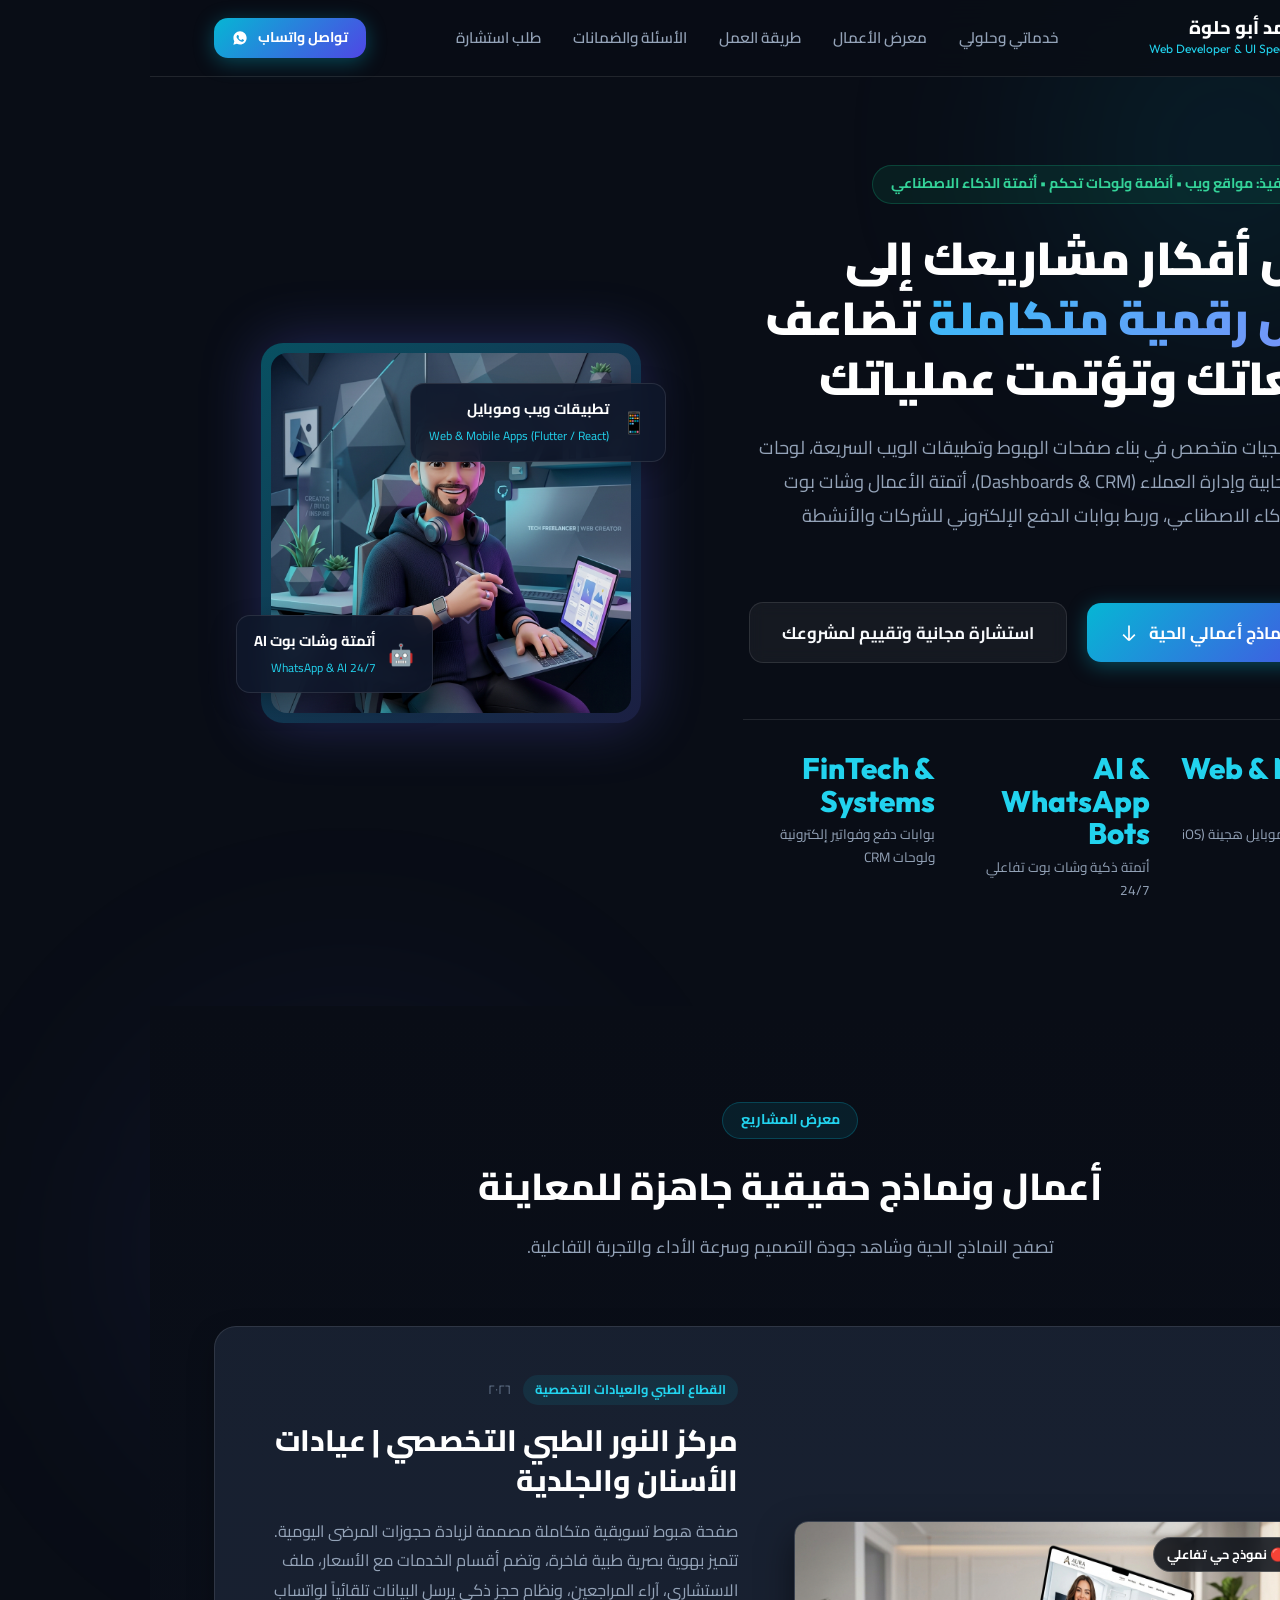
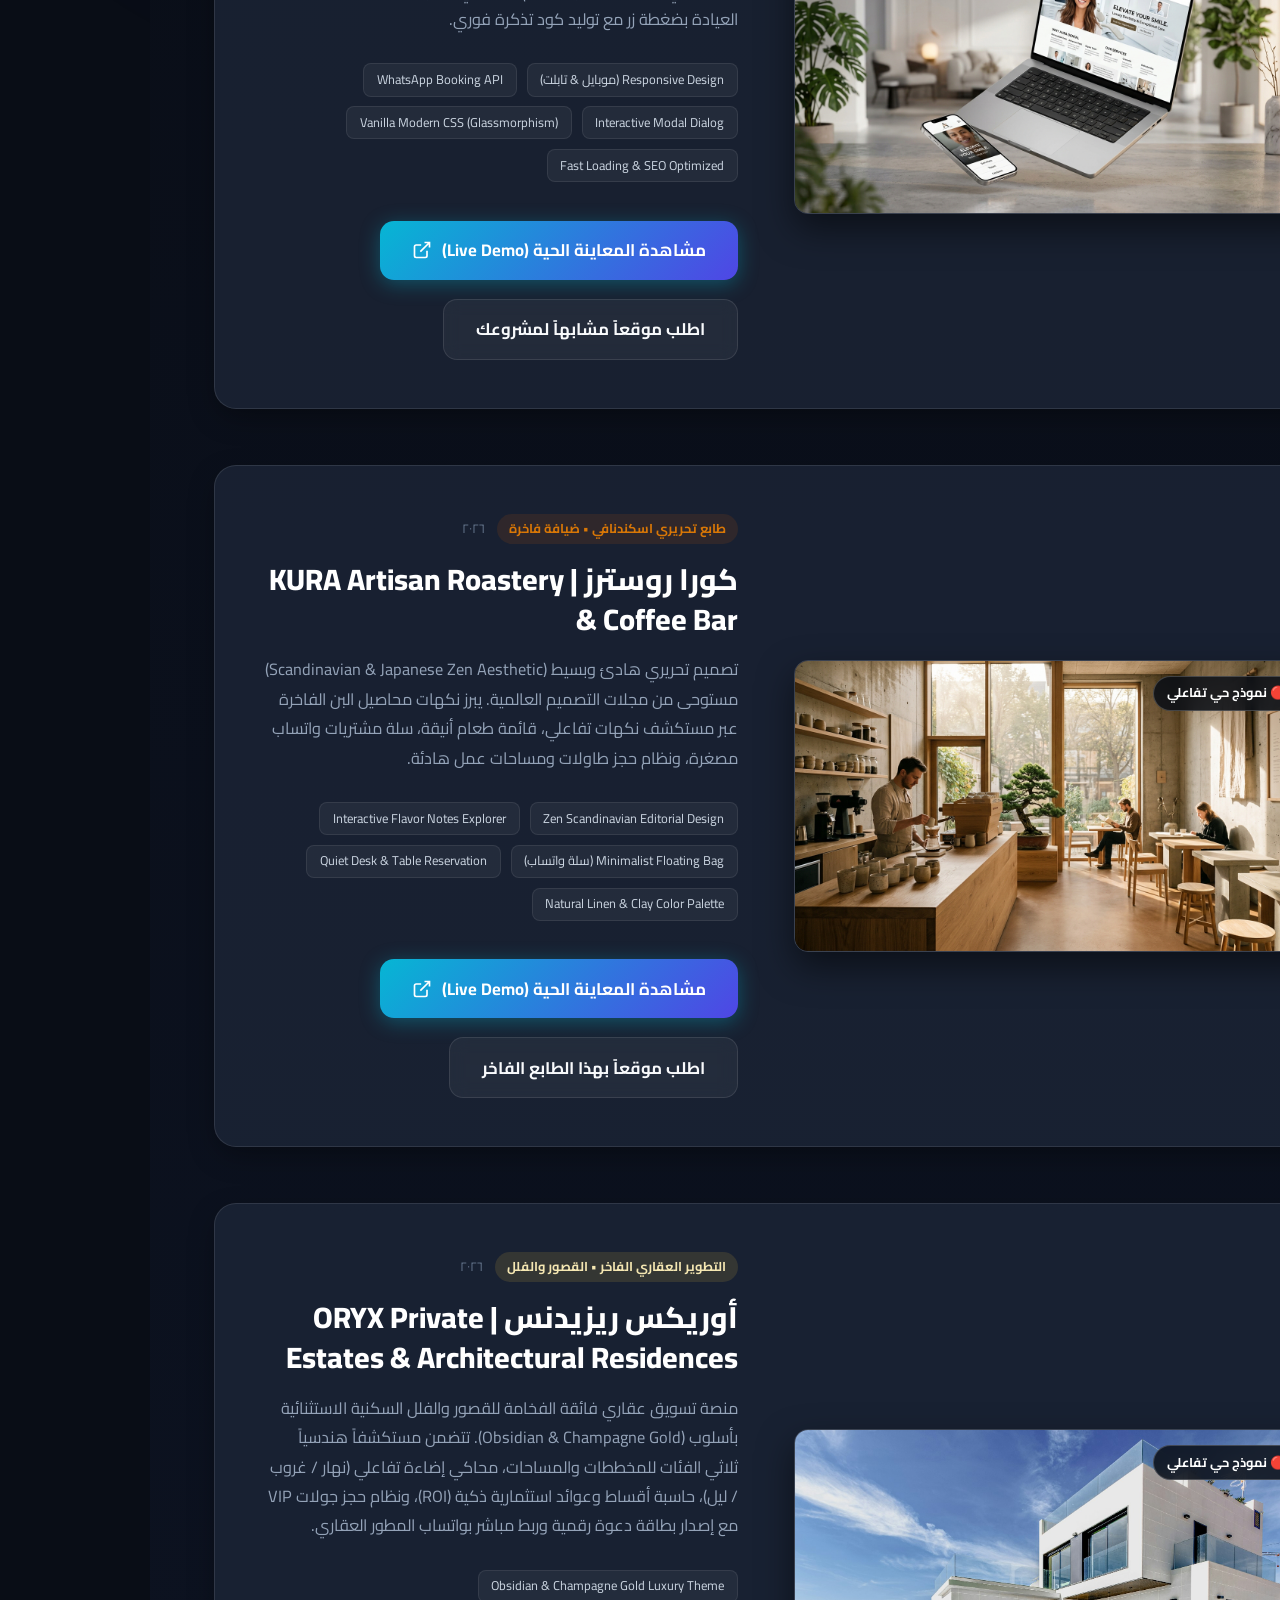
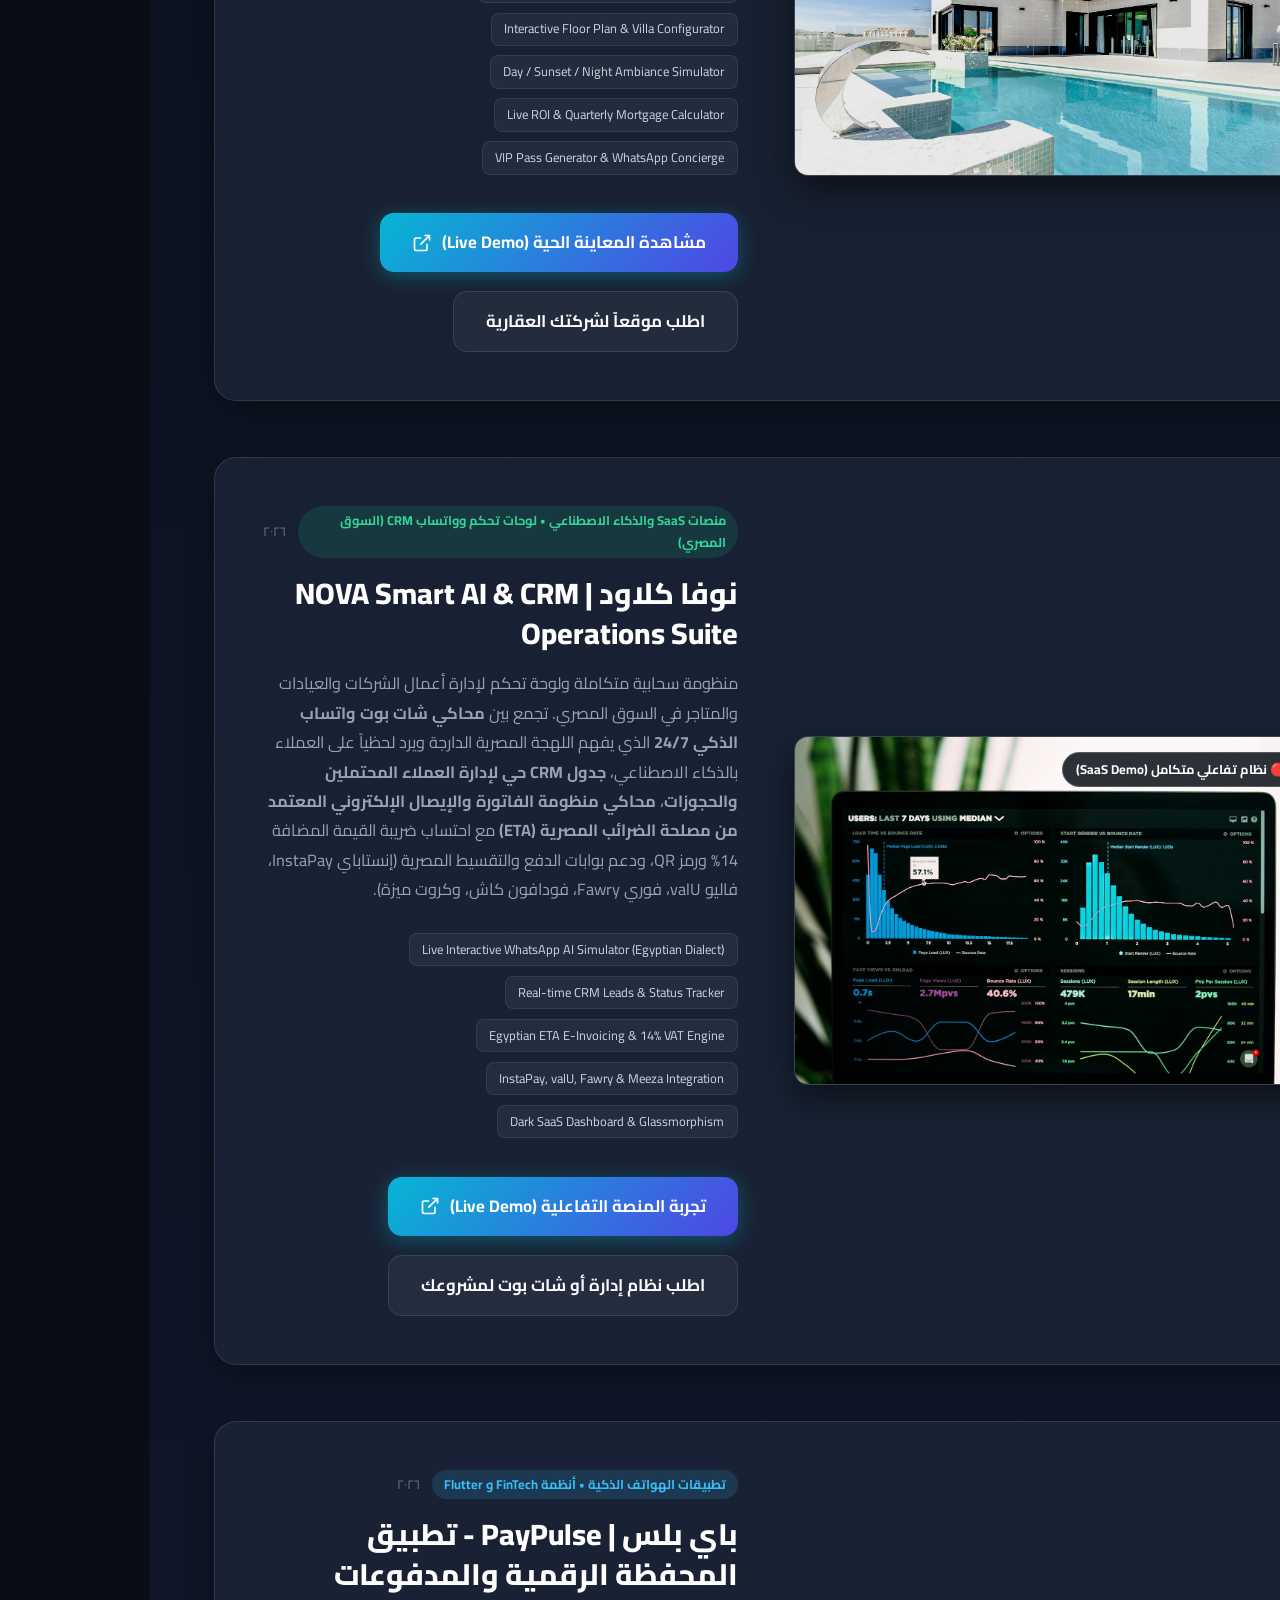
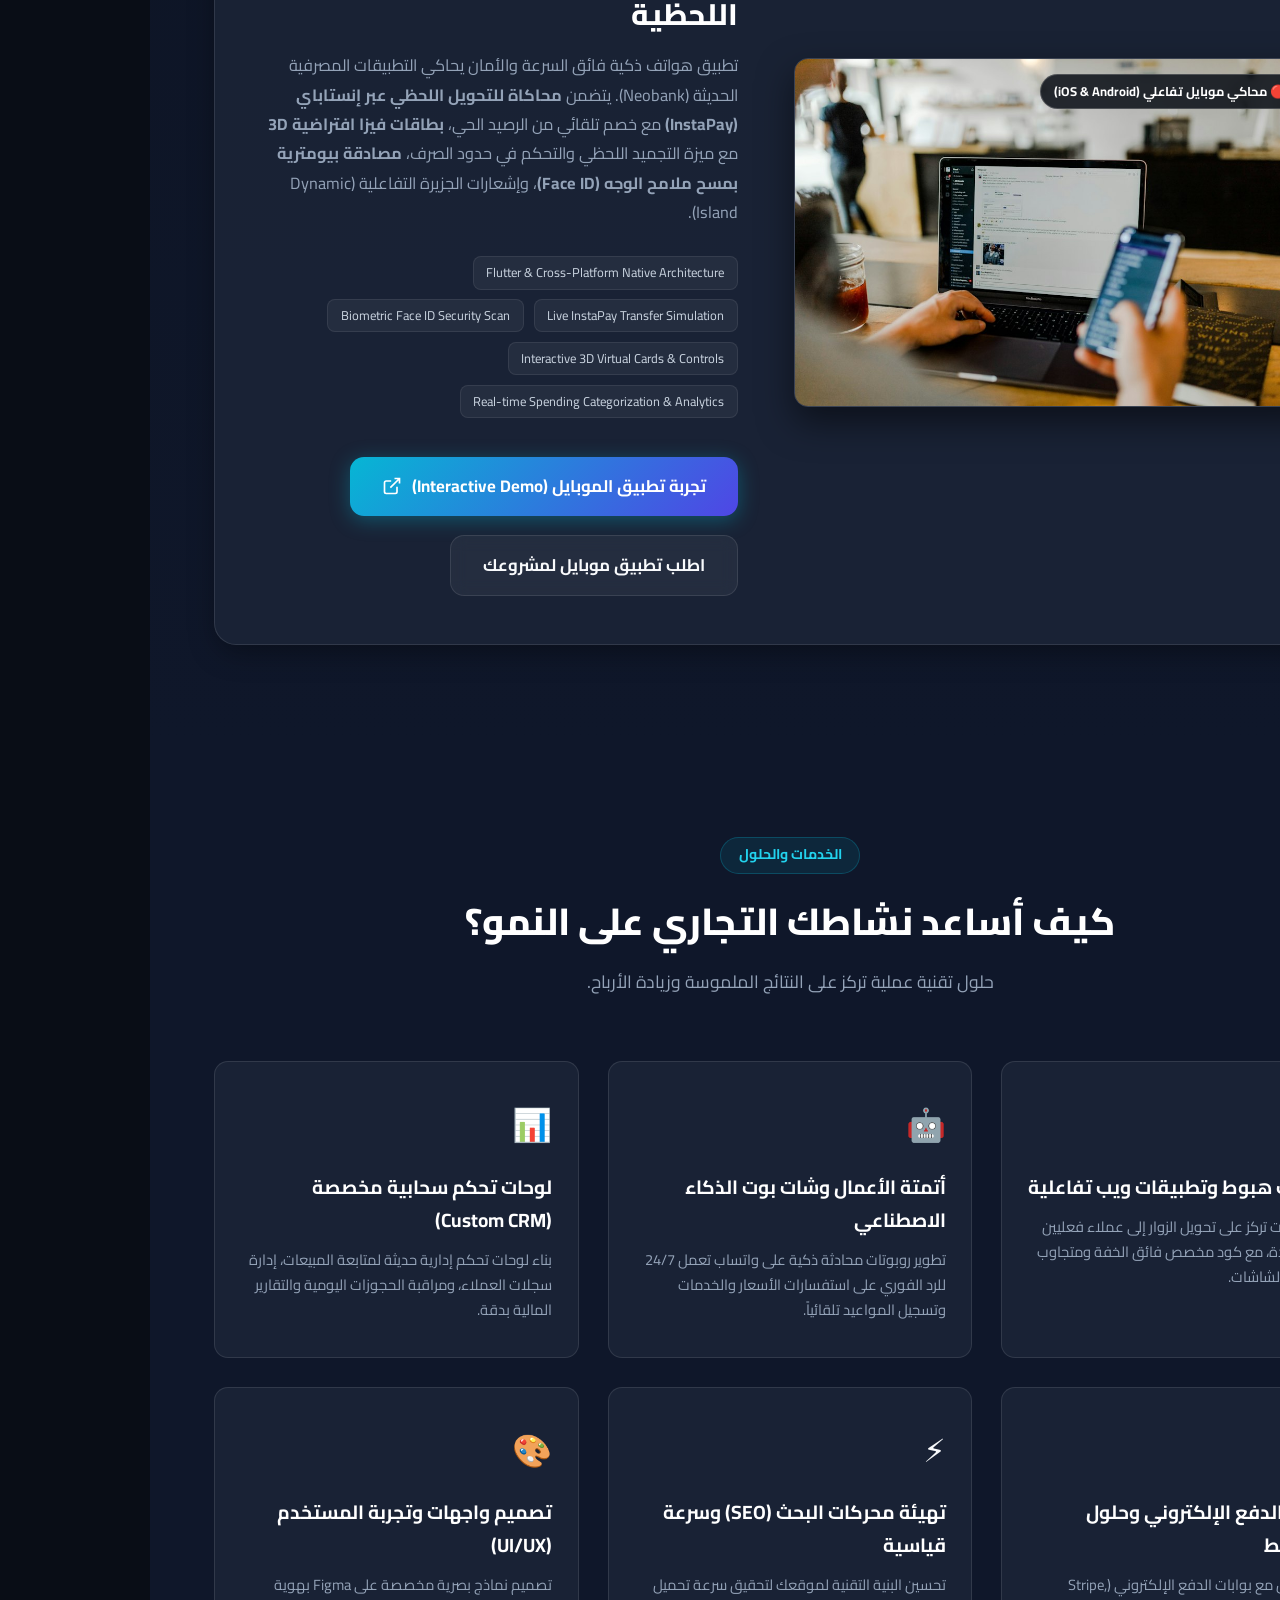
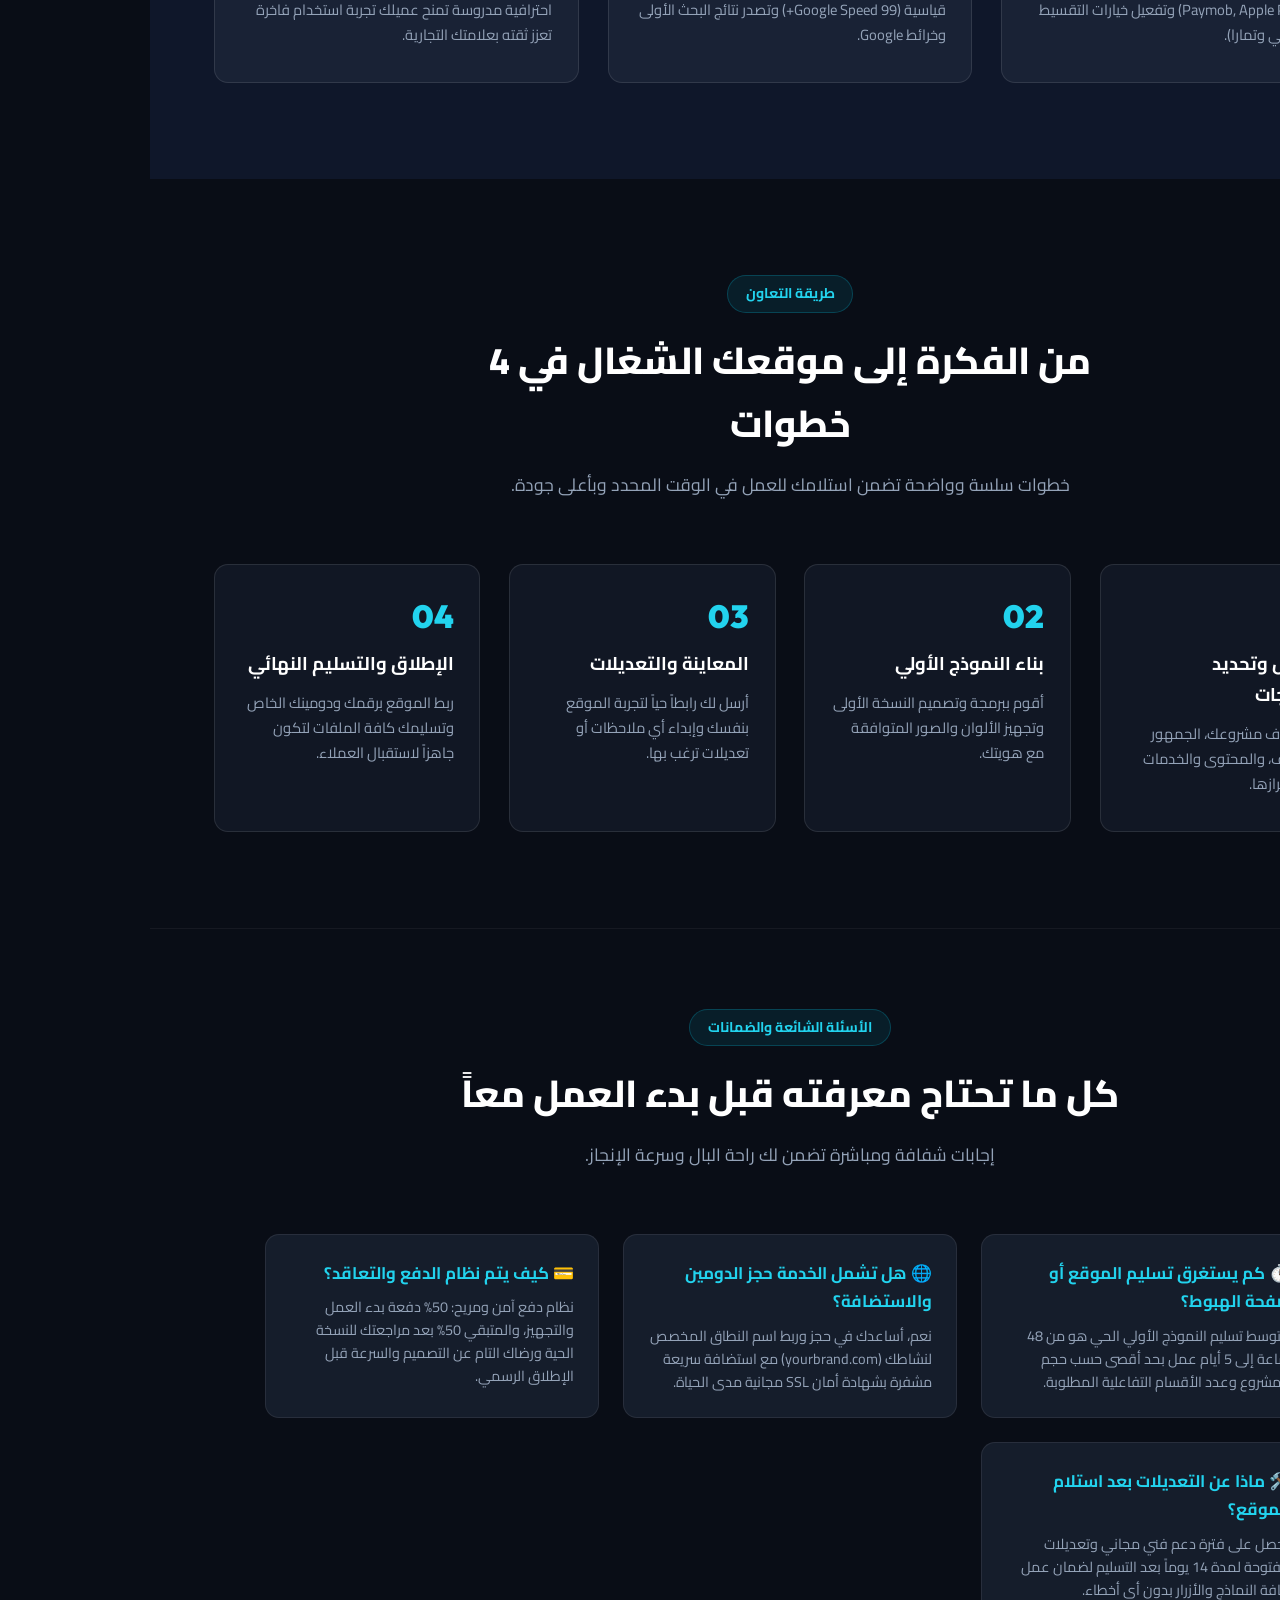
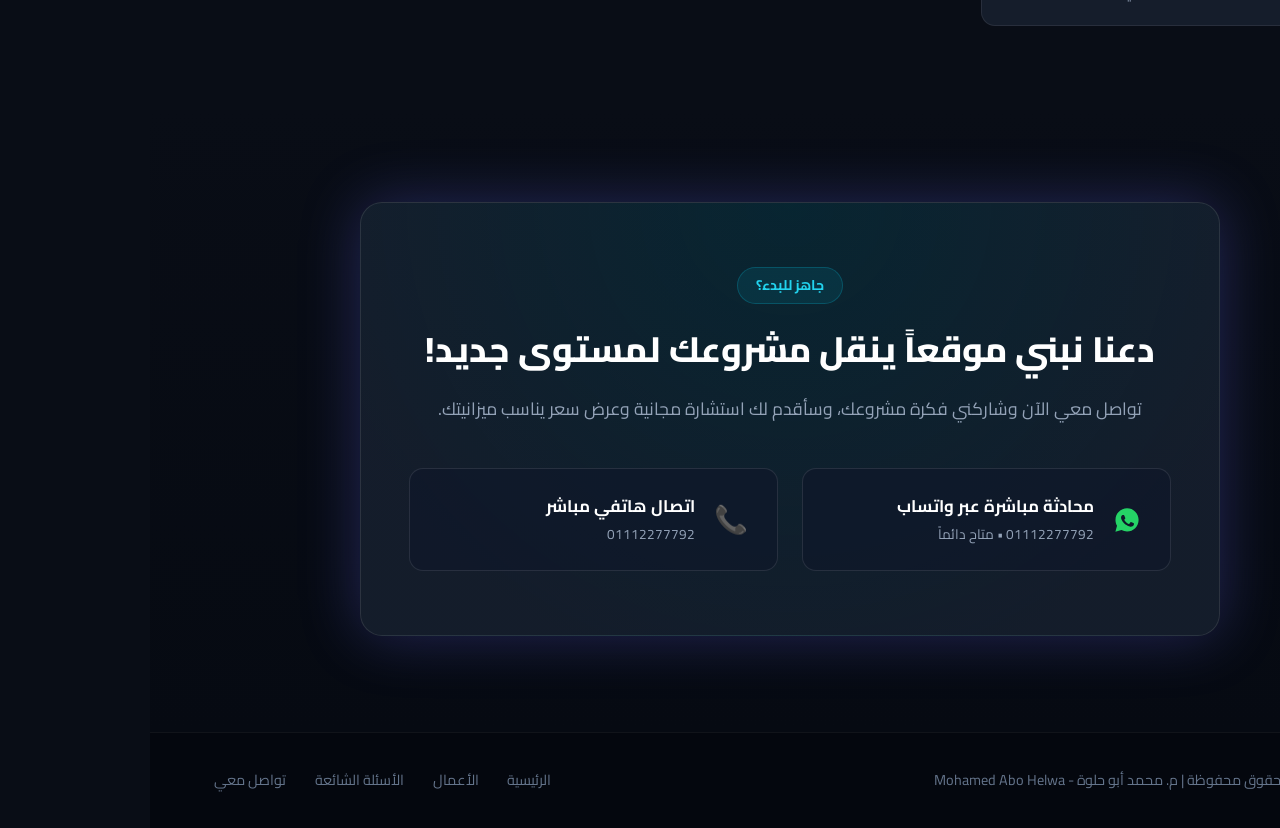
<file: index.html>
<!DOCTYPE html>
<html lang="ar" dir="rtl">
<head>
  <meta charset="UTF-8">
  <meta name="viewport" content="width=device-width, initial-scale=1.0">
  <title>محمد أبو حلوة | مطور ومصمم واجهات ويب للأنشطة التجارية</title>
  <meta name="description" content="م. محمد أبو حلوة - مطور ومصمم صفحات هبوط وتطبيقات ويب سريعة للأنشطة التجارية والعيادات والشركات. تواصل واتساب: 01112277792.">
  <meta name="theme-color" content="#090d16">

  <!-- Google Fonts: Cairo & Outfit -->
  <link rel="preconnect" href="https://fonts.googleapis.com">
  <link rel="preconnect" href="https://fonts.gstatic.com" crossorigin>
  <link href="https://fonts.googleapis.com/css2?family=Cairo:wght@300;400;600;700;800;900&family=Outfit:wght@400;600;700;800&display=swap" rel="stylesheet">

  <link rel="stylesheet" href="css/portfolio.css">
</head>
<body class="dark-theme">

  <!-- Glow Background Accents -->
  <div class="bg-glow-top"></div>
  <div class="bg-glow-bottom"></div>

  <!-- Main Navigation Header -->
  <header class="portfolio-header" id="header">
    <div class="container nav-wrap">
      <a href="#" class="brand-signature">
        <div class="brand-avatar-mini">
          <img src="assets/portfolio/avatar.jpg" alt="صورة المطور" width="40" height="40">
        </div>
        <div class="brand-text">
          <span class="name">محمد أبو حلوة</span>
          <span class="role">Web Developer & UI Specialist</span>
        </div>
      </a>

      <nav class="nav-links" id="navLinks">
        <a href="#about" class="nav-item">خدماتي وحلولي</a>
        <a href="#projects" class="nav-item active">معرض الأعمال</a>
        <a href="#process" class="nav-item">طريقة العمل</a>
        <a href="#faq" class="nav-item">الأسئلة والضمانات</a>
        <a href="#contact" class="nav-item">طلب استشارة</a>
      </nav>

      <div class="header-cta-wrap">
        <a href="https://wa.me/201112277792?text=%D9%85%D8%B1%D8%AD%D8%A8%D8%A7%D9%8B%D8%8C%20%D8%A3%D8%B1%D8%BA%D8%A8%20%D9%81%D9%8A%20%D8%A7%D9%84%D8%A7%D8%B3%D8%AA%D9%81%D8%B3%D8%A7%D8%B1%20%D8%B9%D9%86%20%D8%AA%D8%B5%D9%85%D9%8A%D9%85%20%D9%85%D9%88%D9%82%D8%B9%20%D9%84%D9%85%D8%B4%D8%B1%D9%88%D8%B9%D9%8A" target="_blank" rel="noopener" class="btn btn-primary-glow btn-sm">
          <span>تواصل واتساب</span>
          <svg viewBox="0 0 24 24" width="16" height="16" fill="currentColor">
            <path d="M12.04 2c-5.46 0-9.91 4.45-9.91 9.91 0 1.75.46 3.45 1.32 4.95L2.05 22l5.25-1.38c1.45.79 3.08 1.21 4.74 1.21 5.46 0 9.91-4.45 9.91-9.91 0-2.65-1.03-5.14-2.9-7.01A9.816 9.816 0 0012.04 2zm5.8 14.28c-.24.67-1.39 1.29-1.93 1.37-.51.08-1.18.12-3.41-.8-2.67-1.1-4.39-3.8-4.52-3.98-.13-.18-1.07-1.43-1.07-2.73 0-1.3.68-1.94.92-2.2.24-.26.53-.33.71-.33.18 0 .35 0 .5.01.16.01.38-.06.59.45.23.55.78 1.9.85 2.04.07.15.11.32.02.5-.09.18-.14.29-.27.45-.14.15-.29.34-.41.46-.14.13-.28.28-.12.56.16.27.71 1.17 1.53 1.9 1.05.94 1.93 1.23 2.21 1.36.27.14.44.12.6-.07.16-.18.7-1.02.89-1.37.18-.35.37-.29.62-.2.25.09 1.6.76 1.88.9.27.14.46.21.53.33.07.11.07.66-.17 1.33z"/>
          </svg>
        </a>
      </div>
    </div>
  </header>

  <!-- Hero Section -->
  <section class="hero-portfolio" id="hero">
    <div class="container hero-grid">
      <div class="hero-text-col">
        <div class="status-badge">
          <span class="pulsing-green"></span>
          <span>متاح لتنفيذ: مواقع ويب • أنظمة ولوحات تحكم • أتمتة الذكاء الاصطناعي</span>
        </div>

        <h1 class="main-heading">
          أحول أفكار مشاريعك إلى <span class="gradient-text">حلول رقمية متكاملة</span> تضاعف مبيعاتك وتؤتمت عملياتك
        </h1>

        <p class="sub-heading">
          مهندس برمجيات متخصص في بناء صفحات الهبوط وتطبيقات الويب السريعة، لوحات التحكم السحابية وإدارة العملاء (Dashboards & CRM)، أتمتة الأعمال وشات بوت واتساب بالذكاء الاصطناعي، وربط بوابات الدفع الإلكتروني للشركات والأنشطة التجارية.
        </p>

        <div class="hero-actions-row">
          <a href="#projects" class="btn btn-primary-glow btn-lg">
            <span>تصفح نماذج أعمالي الحية</span>
            <svg viewBox="0 0 24 24" width="20" height="20" fill="none" stroke="currentColor" stroke-width="2">
              <path d="M19 14l-7 7m0 0l-7-7m7 7V3"/>
            </svg>
          </a>
          <a href="#contact" class="btn btn-glass btn-lg">
            <span>استشارة مجانية وتقييم لمشروعك</span>
          </a>
        </div>

        <!-- Metric Badges -->
        <div class="metrics-row">
          <div class="metric-item">
            <span class="metric-val">Web & Mobile Apps</span>
            <span class="metric-desc">تطبيقات ويب وموبايل هجينة (iOS & Android)</span>
          </div>
          <div class="metric-item">
            <span class="metric-val">AI & WhatsApp Bots</span>
            <span class="metric-desc">أتمتة ذكية وشات بوت تفاعلي 24/7</span>
          </div>
          <div class="metric-item">
            <span class="metric-val">FinTech & Systems</span>
            <span class="metric-desc">بوابات دفع وفواتير إلكترونية ولوحات CRM</span>
          </div>
        </div>
      </div>

      <div class="hero-visual-col">
        <div class="avatar-card-glow">
          <img src="assets/portfolio/avatar.jpg" alt="المطور والمصمم المحترف" class="avatar-main-img" width="450" height="450">
          
          <div class="floating-tech-card left">
            <span class="tech-icon">📱</span>
            <div>
              <strong>تطبيقات ويب وموبايل</strong>
              <small>Web & Mobile Apps (Flutter / React)</small>
            </div>
          </div>

          <div class="floating-tech-card right">
            <span class="tech-icon">🤖</span>
            <div>
              <strong>أتمتة وشات بوت AI</strong>
              <small>WhatsApp & AI 24/7</small>
            </div>
          </div>
        </div>
      </div>
    </div>
  </section>

  <!-- Featured Projects Showcase -->
  <section class="projects-section" id="projects">
    <div class="container">
      <div class="section-title-wrap text-center">
        <span class="badge-pill">معرض المشاريع</span>
        <h2 class="section-headline">أعمال ونماذج حقيقية جاهزة للمعاينة</h2>
        <p class="section-subtext">تصفح النماذج الحية وشاهد جودة التصميم وسرعة الأداء والتجربة التفاعلية.</p>
      </div>

      <div class="project-showcase-card">
        <div class="project-preview-side">
          <div class="mockup-frame">
            <img src="assets/portfolio/clinic_mockup.jpg" alt="معاينة موقع مركز النور الطبي التخصصي على أجهزة متعددة" class="mockup-img" width="700" height="400" loading="eager">
            <div class="live-tag">🔴 نموذج حي تفاعلي</div>
          </div>
        </div>

        <div class="project-details-side">
          <div class="project-meta">
            <span class="cat-badge">القطاع الطبي والعيادات التخصصية</span>
            <span class="date-badge">٢٠٢٦</span>
          </div>

          <h3 class="project-title">مركز النور الطبي التخصصي | عيادات الأسنان والجلدية</h3>
          
          <p class="project-description">
            صفحة هبوط تسويقية متكاملة مصممة لزيادة حجوزات المرضى اليومية. تتميز بهوية بصرية طبية فاخرة، وتضم أقسام الخدمات مع الأسعار، ملف الاستشاري، آراء المراجعين، ونظام حجز ذكي يرسل البيانات تلقائياً لواتساب العيادة بضغطة زر مع توليد كود تذكرة فوري.
          </p>

          <div class="tech-pills">
            <span>Responsive Design (موبايل & تابلت)</span>
            <span>WhatsApp Booking API</span>
            <span>Interactive Modal Dialog</span>
            <span>Vanilla Modern CSS (Glassmorphism)</span>
            <span>Fast Loading & SEO Optimized</span>
          </div>

          <div class="project-actions">
            <!-- Link to the clinic subfolder! -->
            <a href="projects/clinic/index.html" target="_blank" class="btn btn-primary-glow btn-lg">
              <span>مشاهدة المعاينة الحية (Live Demo)</span>
              <svg viewBox="0 0 24 24" width="20" height="20" fill="none" stroke="currentColor" stroke-width="2">
                <path d="M18 13v6a2 2 0 0 1-2 2H5a2 2 0 0 1-2-2V8a2 2 0 0 1 2-2h6M15 3h6v6M10 14L21 3"/>
              </svg>
            </a>
            
            <a href="https://wa.me/201112277792?text=%D9%85%D8%B1%D8%AD%D8%A8%D8%A7%D9%8B%D8%8C%20%D8%B4%D8%A7%D9%87%D8%AF%D8%AA%20%D9%86%D9%85%D9%88%D8%B0%D8%AC%20%D8%B9%D9%8A%D8%A7%D8%AF%D8%A9%20%D8%A7%D9%84%D8%A3%D8%B3%D9%86%D8%A7%D9%86%20%D9%88%D8%A3%D8%B1%D8%BA%D8%A8%20%D9%81%D9%8A%20%D8%AA%D9%86%D9%81%D9%8A%D8%B0%20%D9%85%D9%88%D9%82%D8%B9%20%D9%85%D8%B4%D8%A7%D8%A8%D9%87%20%D9%84%D9%85%D8%B4%D8%B1%D9%88%D8%B9%D9%8A" target="_blank" rel="noopener" class="btn btn-glass btn-lg">
              <span>اطلب موقعاً مشابهاً لمشروعك</span>
            </a>
          </div>
        </div>
      </div>

      <!-- Project 2: Aroma Roastery & Specialty Coffee -->
      <div class="project-showcase-card mt-card">
        <div class="project-preview-side">
          <div class="mockup-frame">
            <img src="assets/portfolio/zen_hero.jpg" alt="معاينة موقع كورا روسترز بأسلوب تحريري اسكندنافي وياباني" class="mockup-img" width="700" height="400" loading="lazy">
            <div class="live-tag">🔴 نموذج حي تفاعلي</div>
          </div>
        </div>

        <div class="project-details-side">
          <div class="project-meta">
            <span class="cat-badge" style="background: rgba(180, 83, 9, 0.15); color: #d97706;">طابع تحريري اسكندنافي • ضيافة فاخرة</span>
            <span class="date-badge">٢٠٢٦</span>
          </div>

          <h3 class="project-title">كورا روسترز | KURA Artisan Roastery & Coffee Bar</h3>
          
          <p class="project-description">
            تصميم تحريري هادئ وبسيط (Scandinavian & Japanese Zen Aesthetic) مستوحى من مجلات التصميم العالمية. يبرز نكهات محاصيل البن الفاخرة عبر مستكشف نكهات تفاعلي، قائمة طعام أنيقة، سلة مشتريات واتساب مصغرة، ونظام حجز طاولات ومساحات عمل هادئة.
          </p>

          <div class="tech-pills">
            <span>Zen Scandinavian Editorial Design</span>
            <span>Interactive Flavor Notes Explorer</span>
            <span>Minimalist Floating Bag (سلة واتساب)</span>
            <span>Quiet Desk & Table Reservation</span>
            <span>Natural Linen & Clay Color Palette</span>
          </div>

          <div class="project-actions">
            <!-- Link to the roastery subfolder! -->
            <a href="projects/roastery/index.html" target="_blank" class="btn btn-primary-glow btn-lg">
              <span>مشاهدة المعاينة الحية (Live Demo)</span>
              <svg viewBox="0 0 24 24" width="20" height="20" fill="none" stroke="currentColor" stroke-width="2">
                <path d="M18 13v6a2 2 0 0 1-2 2H5a2 2 0 0 1-2-2V8a2 2 0 0 1 2-2h6M15 3h6v6M10 14L21 3"/>
              </svg>
            </a>
            
            <a href="https://wa.me/201112277792?text=%D9%85%D8%B1%D8%AD%D8%A8%D8%A7%D9%8B%D8%8C%20%D8%B4%D8%A7%D9%87%D8%AF%D8%AA%20%D9%86%D9%85%D9%88%D8%B0%D8%AC%20%D9%83%D9%88%D8%B1%D8%A7%20%D8%B1%D9%88%D8%B3%D8%AA%D8%B1%D8%B2%20%D9%88%D8%A3%D8%B1%D8%BA%D8%A8%20%D9%81%D9%8A%20%D8%AA%D9%86%D9%81%D9%8A%D8%B0%20%D9%85%D9%88%D9%82%D8%B9%20%D9%84%D9%85%D8%B4%D8%B1%D9%88%D8%B9%D9%8A" target="_blank" rel="noopener" class="btn btn-glass btn-lg">
              <span>اطلب موقعاً بهذا الطابع الفاخر</span>
            </a>
          </div>
        </div>
      </div>

      <!-- Project 3: Luxury Real Estate & Architectural Living -->
      <div class="project-showcase-card mt-card">
        <div class="project-preview-side">
          <div class="mockup-frame">
            <img src="assets/portfolio/realestate_mockup.jpg" alt="معاينة موقع أوريكس ريزيدنس للفلل والقصور المعمارية الفاخرة" class="mockup-img" width="700" height="400" loading="lazy">
            <div class="live-tag">🔴 نموذج حي تفاعلي</div>
          </div>
        </div>

        <div class="project-details-side">
          <div class="project-meta">
            <span class="cat-badge" style="background: rgba(212, 175, 55, 0.15); color: #f5e7b2;">التطوير العقاري الفاخر • القصور والفلل</span>
            <span class="date-badge">٢٠٢٦</span>
          </div>

          <h3 class="project-title">أوريكس ريزيدنس | ORYX Private Estates & Architectural Residences</h3>
          
          <p class="project-description">
            منصة تسويق عقاري فائقة الفخامة للقصور والفلل السكنية الاستثنائية بأسلوب (Obsidian & Champagne Gold). تتضمن مستكشفاً هندسياً ثلاثي الفئات للمخططات والمساحات، محاكي إضاءة تفاعلي (نهار / غروب / ليل)، حاسبة أقساط وعوائد استثمارية ذكية (ROI)، ونظام حجز جولات VIP مع إصدار بطاقة دعوة رقمية وربط مباشر بواتساب المطور العقاري.
          </p>

          <div class="tech-pills">
            <span>Obsidian & Champagne Gold Luxury Theme</span>
            <span>Interactive Floor Plan & Villa Configurator</span>
            <span>Day / Sunset / Night Ambiance Simulator</span>
            <span>Live ROI & Quarterly Mortgage Calculator</span>
            <span>VIP Pass Generator & WhatsApp Concierge</span>
          </div>

          <div class="project-actions">
            <!-- Link to the realestate subfolder! -->
            <a href="projects/realestate/index.html" target="_blank" class="btn btn-primary-glow btn-lg">
              <span>مشاهدة المعاينة الحية (Live Demo)</span>
              <svg viewBox="0 0 24 24" width="20" height="20" fill="none" stroke="currentColor" stroke-width="2">
                <path d="M18 13v6a2 2 0 0 1-2 2H5a2 2 0 0 1-2-2V8a2 2 0 0 1 2-2h6M15 3h6v6M10 14L21 3"/>
              </svg>
            </a>
            
            <a href="https://wa.me/201112277792?text=%D9%85%D8%B1%D8%AD%D8%A8%D8%A7%D9%8B%D8%8C%20%D8%B4%D8%A7%D9%87%D8%AF%D8%AA%20%D9%86%D9%85%D9%88%D8%B0%D8%AC%20%D8%A3%D9%88%D8%B1%D9%8A%D9%83%D8%B3%20%D8%B1%D9%8A%D8%B2%D9%8A%D8%AF%D9%86%D8%B3%20%D9%84%D9%84%D8%B9%D9%82%D8%A7%D8%B1%D8%A7%D8%AA%20%D8%A7%D9%84%D9%81%D8%A7%D8%AE%D8%B1%D8%A9%20%D9%88%D8%A3%D8%B1%D8%BA%D8%A8%20%D9%81%D9%8A%20%D8%AA%D9%86%D9%81%D9%8A%D8%B0%20%D9%85%D9%88%D9%82%D8%B9%20%D9%85%D8%B4%D8%A7%D8%A8%D9%87%20%D9%84%D9%85%D8%B4%D8%B1%D9%88%D8%B9%D9%8A" target="_blank" rel="noopener" class="btn btn-glass btn-lg">
              <span>اطلب موقعاً لشركتك العقارية</span>
            </a>
          </div>
        </div>
      </div>

      <!-- Project 4: NOVA Smart AI & CRM Business Suite -->
      <div class="project-showcase-card mt-card">
        <div class="project-preview-side">
          <div class="mockup-frame">
            <img src="assets/portfolio/dashboard_mockup.jpg" alt="معاينة منصة نوفا كلاود لإدارة العمليات وشات بوت الذكاء الاصطناعي والفواتير" class="mockup-img" width="700" height="400" loading="lazy">
            <div class="live-tag">🔴 نظام تفاعلي متكامل (SaaS Demo)</div>
          </div>
        </div>

        <div class="project-details-side">
          <div class="project-meta">
            <span class="cat-badge" style="background: rgba(16, 185, 129, 0.15); color: #34d399;">منصات SaaS والذكاء الاصطناعي • لوحات تحكم وواتساب CRM (السوق المصري)</span>
            <span class="date-badge">٢٠٢٦</span>
          </div>

          <h3 class="project-title">نوفا كلاود | NOVA Smart AI & CRM Operations Suite</h3>
          
          <p class="project-description">
            منظومة سحابية متكاملة ولوحة تحكم لإدارة أعمال الشركات والعيادات والمتاجر في السوق المصري. تجمع بين <strong>محاكي شات بوت واتساب الذكي 24/7</strong> الذي يفهم اللهجة المصرية الدارجة ويرد لحظياً على العملاء بالذكاء الاصطناعي، <strong>جدول CRM حي لإدارة العملاء المحتملين والحجوزات</strong>، <strong>محاكي منظومة الفاتورة والإيصال الإلكتروني المعتمد من مصلحة الضرائب المصرية (ETA)</strong> مع احتساب ضريبة القيمة المضافة 14% ورمز QR، ودعم بوابات الدفع والتقسيط المصرية (إنستاباي InstaPay، فاليو valU، فوري Fawry، فودافون كاش، وكروت ميزة).
          </p>

          <div class="tech-pills">
            <span>Live Interactive WhatsApp AI Simulator (Egyptian Dialect)</span>
            <span>Real-time CRM Leads & Status Tracker</span>
            <span>Egyptian ETA E-Invoicing & 14% VAT Engine</span>
            <span>InstaPay, valU, Fawry & Meeza Integration</span>
            <span>Dark SaaS Dashboard & Glassmorphism</span>
          </div>

          <div class="project-actions">
            <!-- Link to the dashboard subfolder! -->
            <a href="projects/dashboard/index.html" target="_blank" class="btn btn-primary-glow btn-lg">
              <span>تجربة المنصة التفاعلية (Live Demo)</span>
              <svg viewBox="0 0 24 24" width="20" height="20" fill="none" stroke="currentColor" stroke-width="2">
                <path d="M18 13v6a2 2 0 0 1-2 2H5a2 2 0 0 1-2-2V8a2 2 0 0 1 2-2h6M15 3h6v6M10 14L21 3"/>
              </svg>
            </a>
            
            <a href="https://wa.me/201112277792?text=%D9%85%D8%B1%D8%AD%D8%A8%D8%A7%D9%8B%D8%8C%20%D8%B4%D8%A7%D9%87%D8%AF%D8%AA%20%D9%86%D9%85%D9%88%D8%B0%D8%AC%20%D9%85%D9%86%D8%B5%D8%A9%20%D9%86%D9%88%D9%81%D8%A7%20%D9%83%D9%84%D8%A7%D9%88%D8%AF%20%D9%84%D9%84%D8%B0%D9%83%D8%A7%D8%A1%20%D8%A7%D9%84%D8%A7%D8%B5%D8%B7%D9%86%D8%A7%D8%B9%D9%8A%20%D9%88%D8%A5%D8%AF%D8%A7%D8%B1%D8%A9%20%D8%A7%D9%84%D8%B9%D9%85%D9%84%D9%8A%D8%A7%D8%AA%20%D9%88%D8%A3%D8%B1%D8%BA%D8%A8%20%D9%81%D9%8A%20%D8%A8%D9%86%D8%A7%D8%A1%20%D9%86%D8%B8%D8%A7%D9%85%20%D9%85%D8%B4%D8%A7%D8%A8%D9%87%20%D9%84%D9%85%D8%B4%D8%B1%D9%88%D8%B9%D9%8A" target="_blank" rel="noopener" class="btn btn-glass btn-lg">
              <span>اطلب نظام إدارة أو شات بوت لمشروعك</span>
            </a>
          </div>
        </div>
      </div>

      <!-- Project 5: PayPulse Mobile Application -->
      <div class="project-showcase-card mt-card">
        <div class="project-preview-side">
          <div class="mockup-frame">
            <img src="assets/portfolio/mobile_mockup.jpg" alt="معاينة تطبيق باي بلس للمحفظة الرقمية والمدفوعات الذكية على هاتف آيفون 16" class="mockup-img" width="700" height="400" loading="lazy">
            <div class="live-tag">🔴 محاكي موبايل تفاعلي (iOS & Android)</div>
          </div>
        </div>

        <div class="project-details-side">
          <div class="project-meta">
            <span class="cat-badge" style="background: rgba(56, 189, 248, 0.15); color: #38bdf8;">تطبيقات الهواتف الذكية • أنظمة FinTech و Flutter</span>
            <span class="date-badge">٢٠٢٦</span>
          </div>

          <h3 class="project-title">باي بلس | PayPulse - تطبيق المحفظة الرقمية والمدفوعات اللحظية</h3>
          
          <p class="project-description">
            تطبيق هواتف ذكية فائق السرعة والأمان يحاكي التطبيقات المصرفية الحديثة (Neobank). يتضمن <strong>محاكاة للتحويل اللحظي عبر إنستاباي (InstaPay)</strong> مع خصم تلقائي من الرصيد الحي، <strong>بطاقات فيزا افتراضية 3D</strong> مع ميزة التجميد اللحظي والتحكم في حدود الصرف، <strong>مصادقة بيومترية بمسح ملامح الوجه (Face ID)</strong>، وإشعارات الجزيرة التفاعلية (Dynamic Island).
          </p>

          <div class="tech-pills">
            <span>Flutter & Cross-Platform Native Architecture</span>
            <span>Live InstaPay Transfer Simulation</span>
            <span>Biometric Face ID Security Scan</span>
            <span>Interactive 3D Virtual Cards & Controls</span>
            <span>Real-time Spending Categorization & Analytics</span>
          </div>

          <div class="project-actions">
            <!-- Link to the mobile-app subfolder! -->
            <a href="projects/mobile-app/index.html" target="_blank" class="btn btn-primary-glow btn-lg">
              <span>تجربة تطبيق الموبايل (Interactive Demo)</span>
              <svg viewBox="0 0 24 24" width="20" height="20" fill="none" stroke="currentColor" stroke-width="2">
                <path d="M18 13v6a2 2 0 0 1-2 2H5a2 2 0 0 1-2-2V8a2 2 0 0 1 2-2h6M15 3h6v6M10 14L21 3"/>
              </svg>
            </a>
            
            <a href="https://wa.me/201112277792?text=%D9%85%D8%B1%D8%AD%D8%A8%D8%A7%D9%8B%D8%8C%20%D8%B4%D8%A7%D9%87%D8%AF%D8%AA%20%D9%86%D9%85%D9%88%D8%B0%D8%AC%20%D8%AA%D8%B7%D8%A8%D9%8A%D9%82%20%D8%A7%D9%84%D9%85%D9%88%D8%A8%D8%A7%D9%8A%D9%84%20(PayPulse)%20%D9%88%D8%A3%D8%B1%D8%BA%D8%A8%20%D9%81%D9%8A%20%D8%AA%D8%B7%D9%88%D9%8A%D8%B1%20%D8%AA%D8%B7%D8%A8%D9%8A%D9%82%20%D9%84%D9%85%D8%B4%D8%B1%D9%88%D8%B9%D9%8A" target="_blank" rel="noopener" class="btn btn-glass btn-lg">
              <span>اطلب تطبيق موبايل لمشروعك</span>
            </a>
          </div>
        </div>
      </div>
    </div>
  </section>

  <!-- Services / Value Proposition Section -->
  <section class="services-overview" id="about">
    <div class="container">
      <div class="section-title-wrap text-center">
        <span class="badge-pill">الخدمات والحلول</span>
        <h2 class="section-headline">كيف أساعد نشاطك التجاري على النمو؟</h2>
        <p class="section-subtext">حلول تقنية عملية تركز على النتائج الملموسة وزيادة الأرباح.</p>
      </div>

      <div class="services-cards-grid">
        <div class="service-box">
          <div class="box-icon">🚀</div>
          <h4>صفحات هبوط وتطبيقات ويب تفاعلية</h4>
          <p>بناء واجهات تركز على تحويل الزوار إلى عملاء فعليين بنقرة واحدة، مع كود مخصص فائق الخفة ومتجاوب مع كافة الشاشات.</p>
        </div>

        <div class="service-box">
          <div class="box-icon">🤖</div>
          <h4>أتمتة الأعمال وشات بوت الذكاء الاصطناعي</h4>
          <p>تطوير روبوتات محادثة ذكية على واتساب تعمل 24/7 للرد الفوري على استفسارات الأسعار والخدمات وتسجيل المواعيد تلقائياً.</p>
        </div>

        <div class="service-box">
          <div class="box-icon">📊</div>
          <h4>لوحات تحكم سحابية مخصصة (Custom CRM)</h4>
          <p>بناء لوحات تحكم إدارية حديثة لمتابعة المبيعات، إدارة سجلات العملاء، ومراقبة الحجوزات اليومية والتقارير المالية بدقة.</p>
        </div>

        <div class="service-box">
          <div class="box-icon">💳</div>
          <h4>بوابات الدفع الإلكتروني وحلول التقسيط</h4>
          <p>تكامل آمن مع بوابات الدفع الإلكتروني (Stripe, Paymob, Apple Pay, Mada) وتفعيل خيارات التقسيط الميسر (تابي وتمارا).</p>
        </div>

        <div class="service-box">
          <div class="box-icon">⚡</div>
          <h4>تهيئة محركات البحث (SEO) وسرعة قياسية</h4>
          <p>تحسين البنية التقنية لموقعك لتحقيق سرعة تحميل قياسية (Google Speed 99+) وتصدر نتائج البحث الأولى وخرائط Google.</p>
        </div>

        <div class="service-box">
          <div class="box-icon">🎨</div>
          <h4>تصميم واجهات وتجربة المستخدم (UI/UX)</h4>
          <p>تصميم نماذج بصرية مخصصة على Figma بهوية احترافية مدروسة تمنح عميلك تجربة استخدام فاخرة تعزز ثقته بعلامتك التجارية.</p>
        </div>
      </div>
    </div>
  </section>

  <!-- Simple 4-Step Process -->
  <section class="process-section" id="process">
    <div class="container">
      <div class="section-title-wrap text-center">
        <span class="badge-pill">طريقة التعاون</span>
        <h2 class="section-headline">من الفكرة إلى موقعك الشغال في 4 خطوات</h2>
        <p class="section-subtext">خطوات سلسة وواضحة تضمن استلامك للعمل في الوقت المحدد وبأعلى جودة.</p>
      </div>

      <div class="steps-grid">
        <div class="step-card">
          <div class="step-number">01</div>
          <h4>التواصل وتحديد الاحتياجات</h4>
          <p>نحدد أهداف مشروعك، الجمهور المستهدف، والمحتوى والخدمات التي تريد إبرازها.</p>
        </div>

        <div class="step-card">
          <div class="step-number">02</div>
          <h4>بناء النموذج الأولي</h4>
          <p>أقوم ببرمجة وتصميم النسخة الأولى وتجهيز الألوان والصور المتوافقة مع هويتك.</p>
        </div>

        <div class="step-card">
          <div class="step-number">03</div>
          <h4>المعاينة والتعديلات</h4>
          <p>أرسل لك رابطاً حياً لتجربة الموقع بنفسك وإبداء أي ملاحظات أو تعديلات ترغب بها.</p>
        </div>

        <div class="step-card">
          <div class="step-number">04</div>
          <h4>الإطلاق والتسليم النهائي</h4>
          <p>ربط الموقع برقمك ودومينك الخاص وتسليمك كافة الملفات لتكون جاهزاً لاستقبال العملاء.</p>
        </div>
      </div>
    </div>
  </section>

  <!-- Freelance FAQ & Guarantee Section -->
  <section class="faq-portfolio-section" id="faq" style="padding: 5rem 0; border-top: 1px solid rgba(255, 255, 255, 0.05);">
    <div class="container">
      <div class="section-title-wrap text-center">
        <span class="badge-pill">الأسئلة الشائعة والضمانات</span>
        <h2 class="section-headline">كل ما تحتاج معرفته قبل بدء العمل معاً</h2>
        <p class="section-subtext">إجابات شفافة ومباشرة تضمن لك راحة البال وسرعة الإنجاز.</p>
      </div>

      <div class="faq-cards-grid" style="display: grid; grid-template-columns: repeat(auto-fit, minmax(320px, 1fr)); gap: 1.5rem; max-width: 1050px; margin-inline: auto;">
        <div class="faq-card" style="background: rgba(30, 41, 59, 0.6); border: 1px solid rgba(255, 255, 255, 0.08); border-radius: 14px; padding: 1.5rem;">
          <h4 style="color: #22d3ee; margin-bottom: 0.5rem; font-size: 1.05rem;">⏱️ كم يستغرق تسليم الموقع أو صفحة الهبوط؟</h4>
          <p style="color: #94a3b8; font-size: 0.9rem; line-height: 1.6;">متوسط تسليم النموذج الأولي الحي هو من 48 ساعة إلى 5 أيام عمل بحد أقصى حسب حجم المشروع وعدد الأقسام التفاعلية المطلوبة.</p>
        </div>

        <div class="faq-card" style="background: rgba(30, 41, 59, 0.6); border: 1px solid rgba(255, 255, 255, 0.08); border-radius: 14px; padding: 1.5rem;">
          <h4 style="color: #22d3ee; margin-bottom: 0.5rem; font-size: 1.05rem;">🌐 هل تشمل الخدمة حجز الدومين والاستضافة؟</h4>
          <p style="color: #94a3b8; font-size: 0.9rem; line-height: 1.6;">نعم، أساعدك في حجز وربط اسم النطاق المخصص لنشاطك (yourbrand.com) مع استضافة سريعة مشفرة بشهادة أمان SSL مجانية مدى الحياة.</p>
        </div>

        <div class="faq-card" style="background: rgba(30, 41, 59, 0.6); border: 1px solid rgba(255, 255, 255, 0.08); border-radius: 14px; padding: 1.5rem;">
          <h4 style="color: #22d3ee; margin-bottom: 0.5rem; font-size: 1.05rem;">💳 كيف يتم نظام الدفع والتعاقد؟</h4>
          <p style="color: #94a3b8; font-size: 0.9rem; line-height: 1.6;">نظام دفع آمن ومريح: 50% دفعة بدء العمل والتجهيز، والمتبقي 50% بعد مراجعتك للنسخة الحية ورضاك التام عن التصميم والسرعة قبل الإطلاق الرسمي.</p>
        </div>

        <div class="faq-card" style="background: rgba(30, 41, 59, 0.6); border: 1px solid rgba(255, 255, 255, 0.08); border-radius: 14px; padding: 1.5rem;">
          <h4 style="color: #22d3ee; margin-bottom: 0.5rem; font-size: 1.05rem;">🛠️ ماذا عن التعديلات بعد استلام الموقع؟</h4>
          <p style="color: #94a3b8; font-size: 0.9rem; line-height: 1.6;">تحصل على فترة دعم فني مجاني وتعديلات مفتوحة لمدة 14 يوماً بعد التسليم لضمان عمل كافة النماذج والأزرار بدون أي أخطاء.</p>
        </div>
      </div>
    </div>
  </section>

  <!-- Contact & Pricing Request Section -->
  <section class="contact-portfolio-section" id="contact">
    <div class="container">
      <div class="contact-card-glass">
        <div class="contact-header text-center">
          <span class="badge-pill">جاهز للبدء؟</span>
          <h2>دعنا نبني موقعاً ينقل مشروعك لمستوى جديد!</h2>
          <p>تواصل معي الآن وشاركني فكرة مشروعك، وسأقدم لك استشارة مجانية وعرض سعر يناسب ميزانيتك.</p>
        </div>

        <div class="direct-contact-options">
          <a href="https://wa.me/201112277792?text=%D9%85%D8%B1%D8%AD%D8%A8%D8%A7%D9%8B%20%D8%A8%D8%B4%D9%85%D9%87%D9%86%D8%AF%D8%B3%20%D9%85%D8%AD%D9%85%D8%AF%D8%8C%20%D8%A3%D8%B1%D8%BA%D8%A8%20%D9%81%D9%8A%20%D8%A8%D8%AF%D8%A1%20%D9%85%D8%B4%D8%B1%D9%88%D8%B9%20%D9%85%D9%88%D9%82%D8%B9%20%D8%AC%D8%AF%D9%8A%D8%AF%20%D9%84%D9%86%D8%B4%D8%A7%D8%B7%D9%8A" target="_blank" rel="noopener" class="contact-cta-btn whatsapp">
            <svg viewBox="0 0 24 24" width="28" height="28" fill="currentColor">
              <path d="M12.04 2c-5.46 0-9.91 4.45-9.91 9.91 0 1.75.46 3.45 1.32 4.95L2.05 22l5.25-1.38c1.45.79 3.08 1.21 4.74 1.21 5.46 0 9.91-4.45 9.91-9.91 0-2.65-1.03-5.14-2.9-7.01A9.816 9.816 0 0012.04 2zm5.8 14.28c-.24.67-1.39 1.29-1.93 1.37-.51.08-1.18.12-3.41-.8-2.67-1.1-4.39-3.8-4.52-3.98-.13-.18-1.07-1.43-1.07-2.73 0-1.3.68-1.94.92-2.2.24-.26.53-.33.71-.33.18 0 .35 0 .5.01.16.01.38-.06.59.45.23.55.78 1.9.85 2.04.07.15.11.32.02.5-.09.18-.14.29-.27.45-.14.15-.29.34-.41.46-.14.13-.28.28-.12.56.16.27.71 1.17 1.53 1.9 1.05.94 1.93 1.23 2.21 1.36.27.14.44.12.6-.07.16-.18.7-1.02.89-1.37.18-.35.37-.29.62-.2.25.09 1.6.76 1.88.9.27.14.46.21.53.33.07.11.07.66-.17 1.33z"/>
            </svg>
            <div>
              <strong>محادثة مباشرة عبر واتساب</strong>
              <span>01112277792 • متاح دائماً</span>
            </div>
          </a>

          <a href="tel:+201112277792" class="contact-cta-btn email">
            <span class="icon">📞</span>
            <div>
              <strong>اتصال هاتفي مباشر</strong>
              <span>01112277792</span>
            </div>
          </a>
        </div>
      </div>
    </div>
  </section>

  <!-- Footer -->
  <footer class="portfolio-footer">
    <div class="container footer-content">
      <p>© ٢٠٢٦ جميع الحقوق محفوظة | م. محمد أبو حلوة - Mohamed Abo Helwa</p>
      <div class="footer-links">
        <a href="#hero">الرئيسية</a>
        <a href="#projects">الأعمال</a>
        <a href="#faq">الأسئلة الشائعة</a>
        <a href="#contact">تواصل معي</a>
      </div>
    </div>
  </footer>

  <script src="js/portfolio.js"></script>
</body>
</html>
</file>
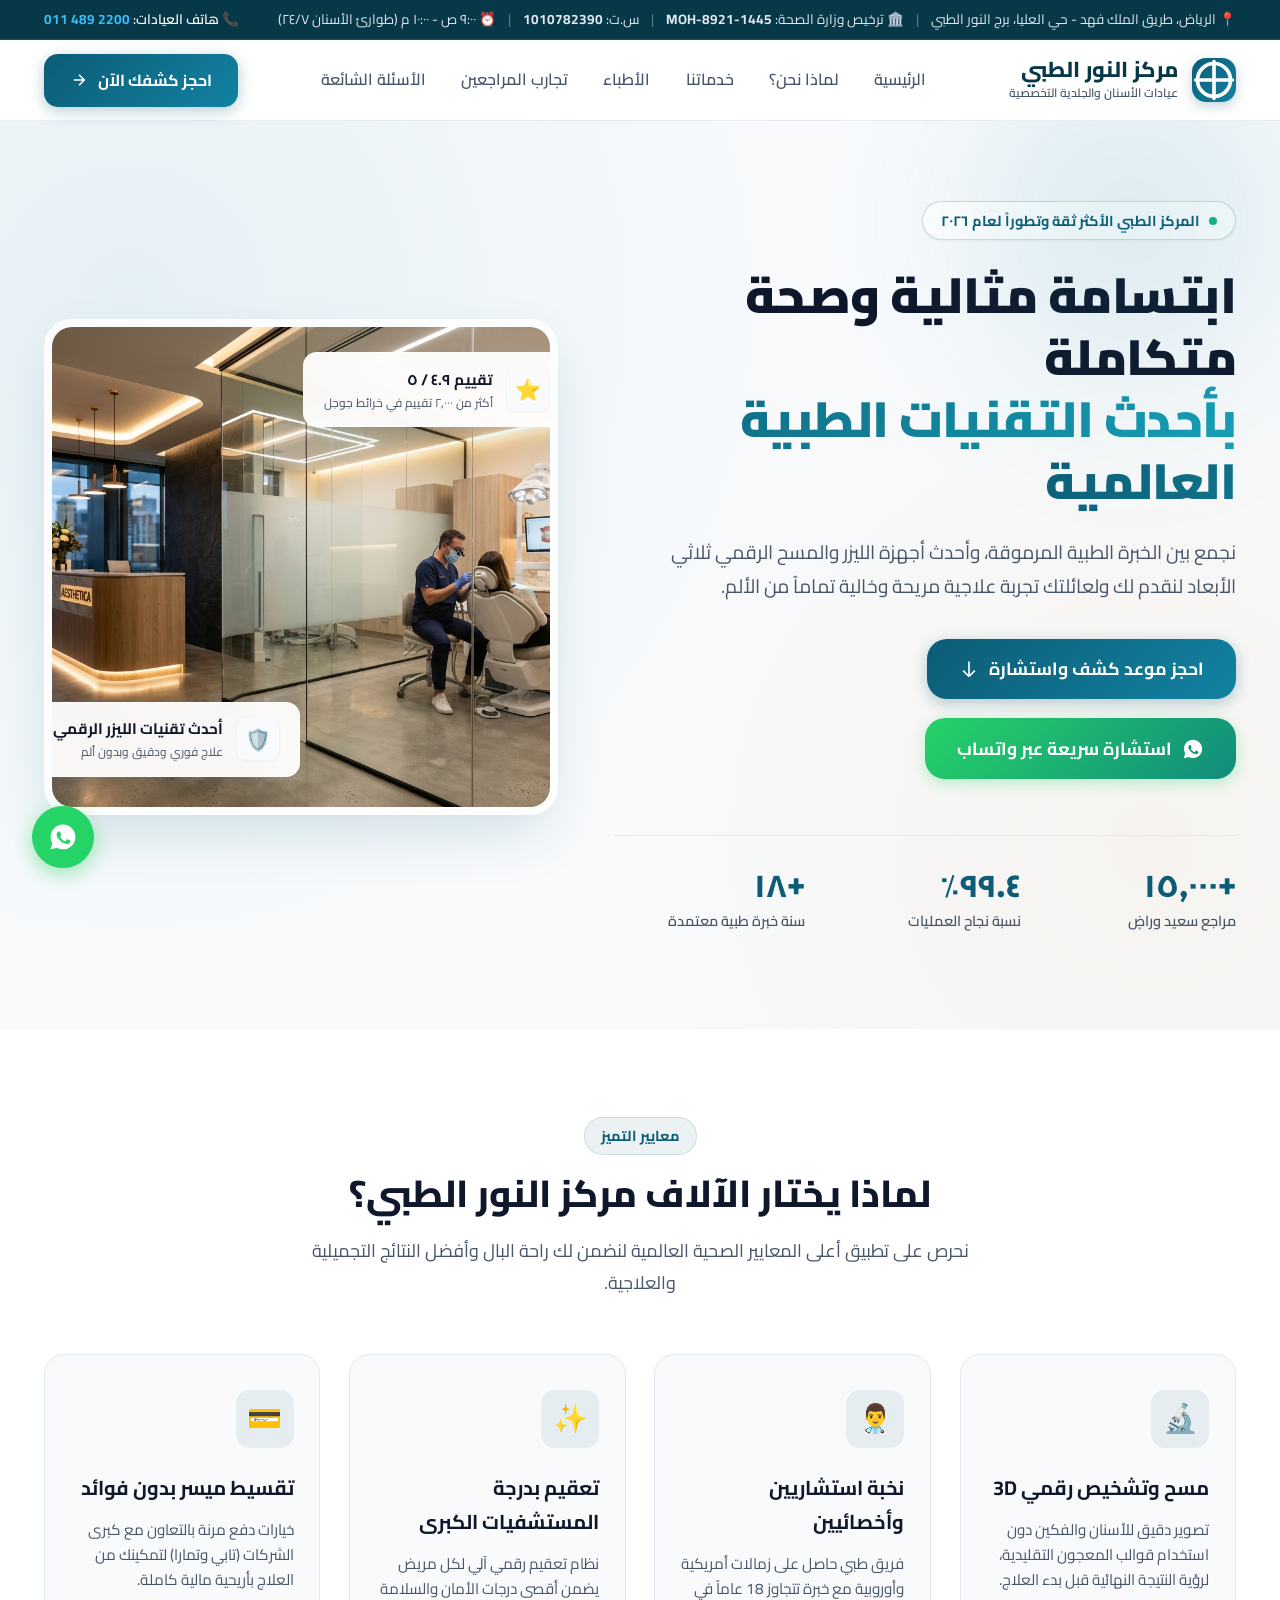
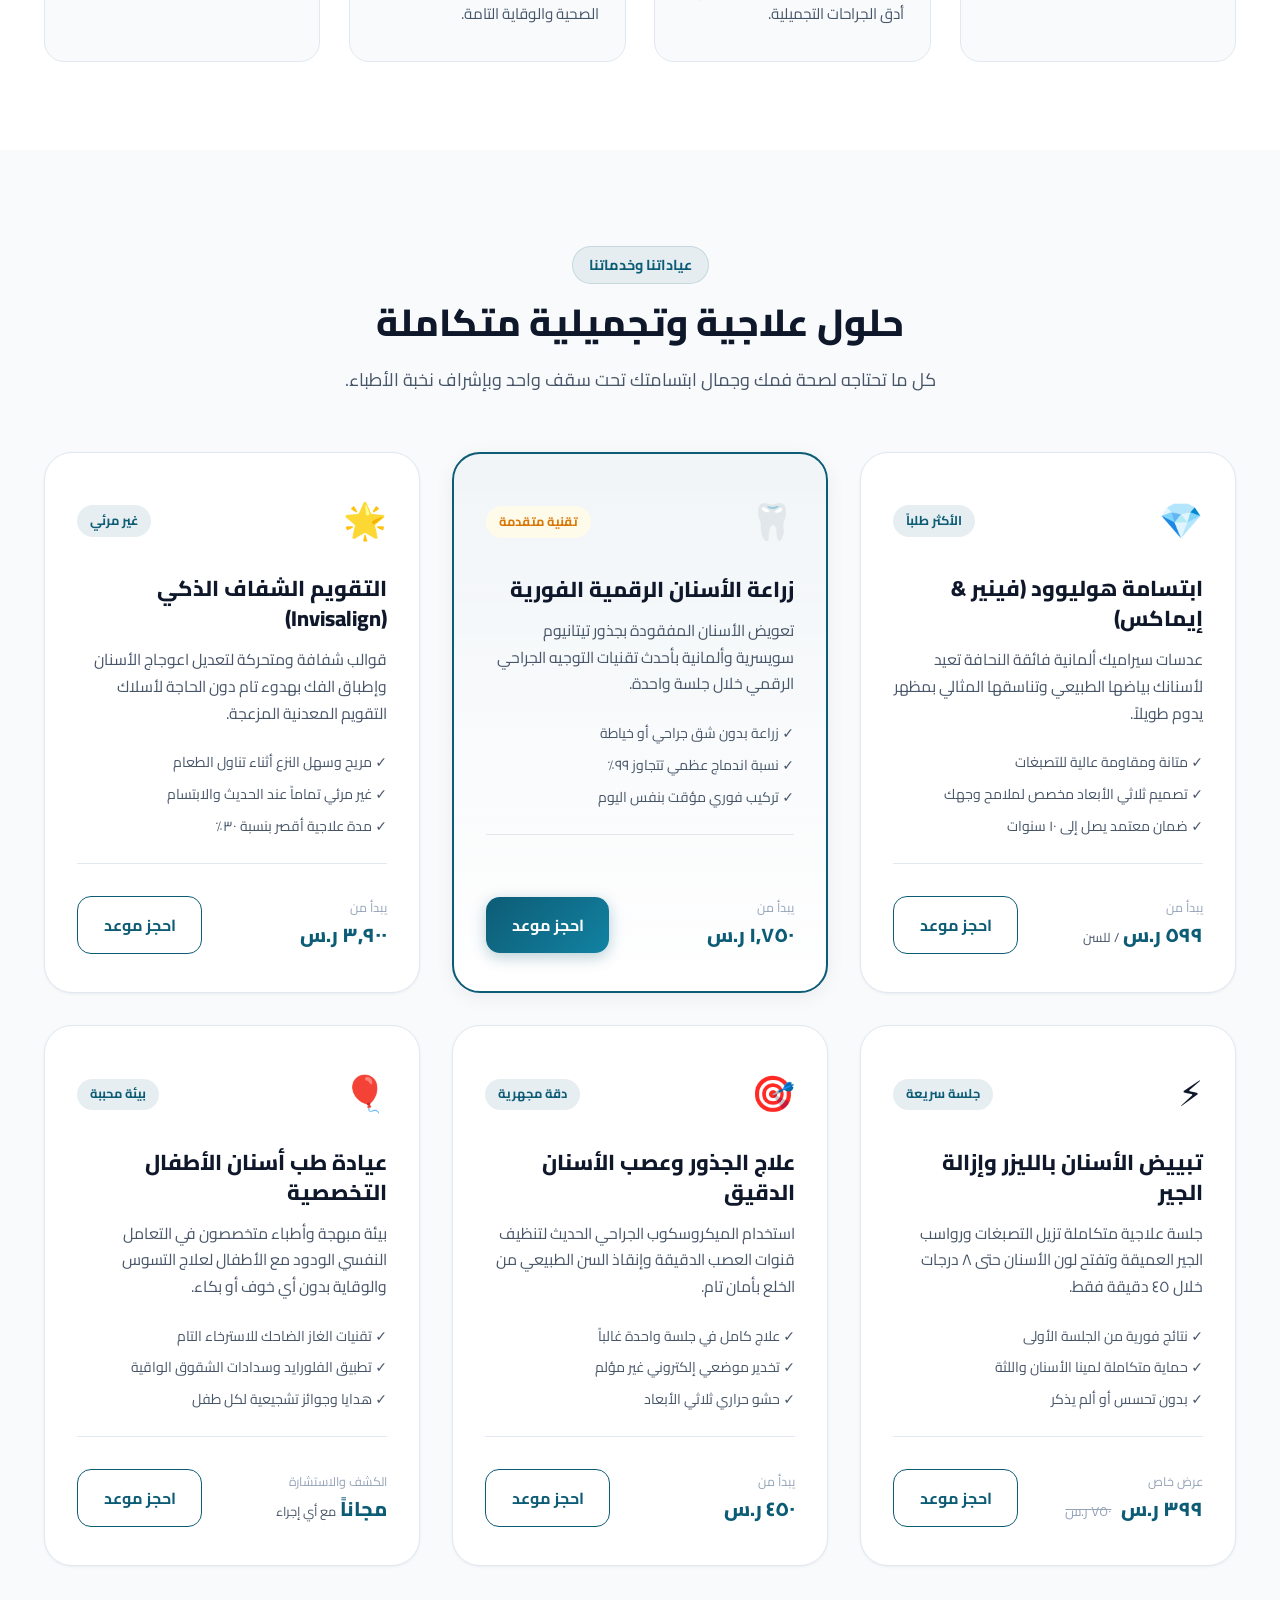
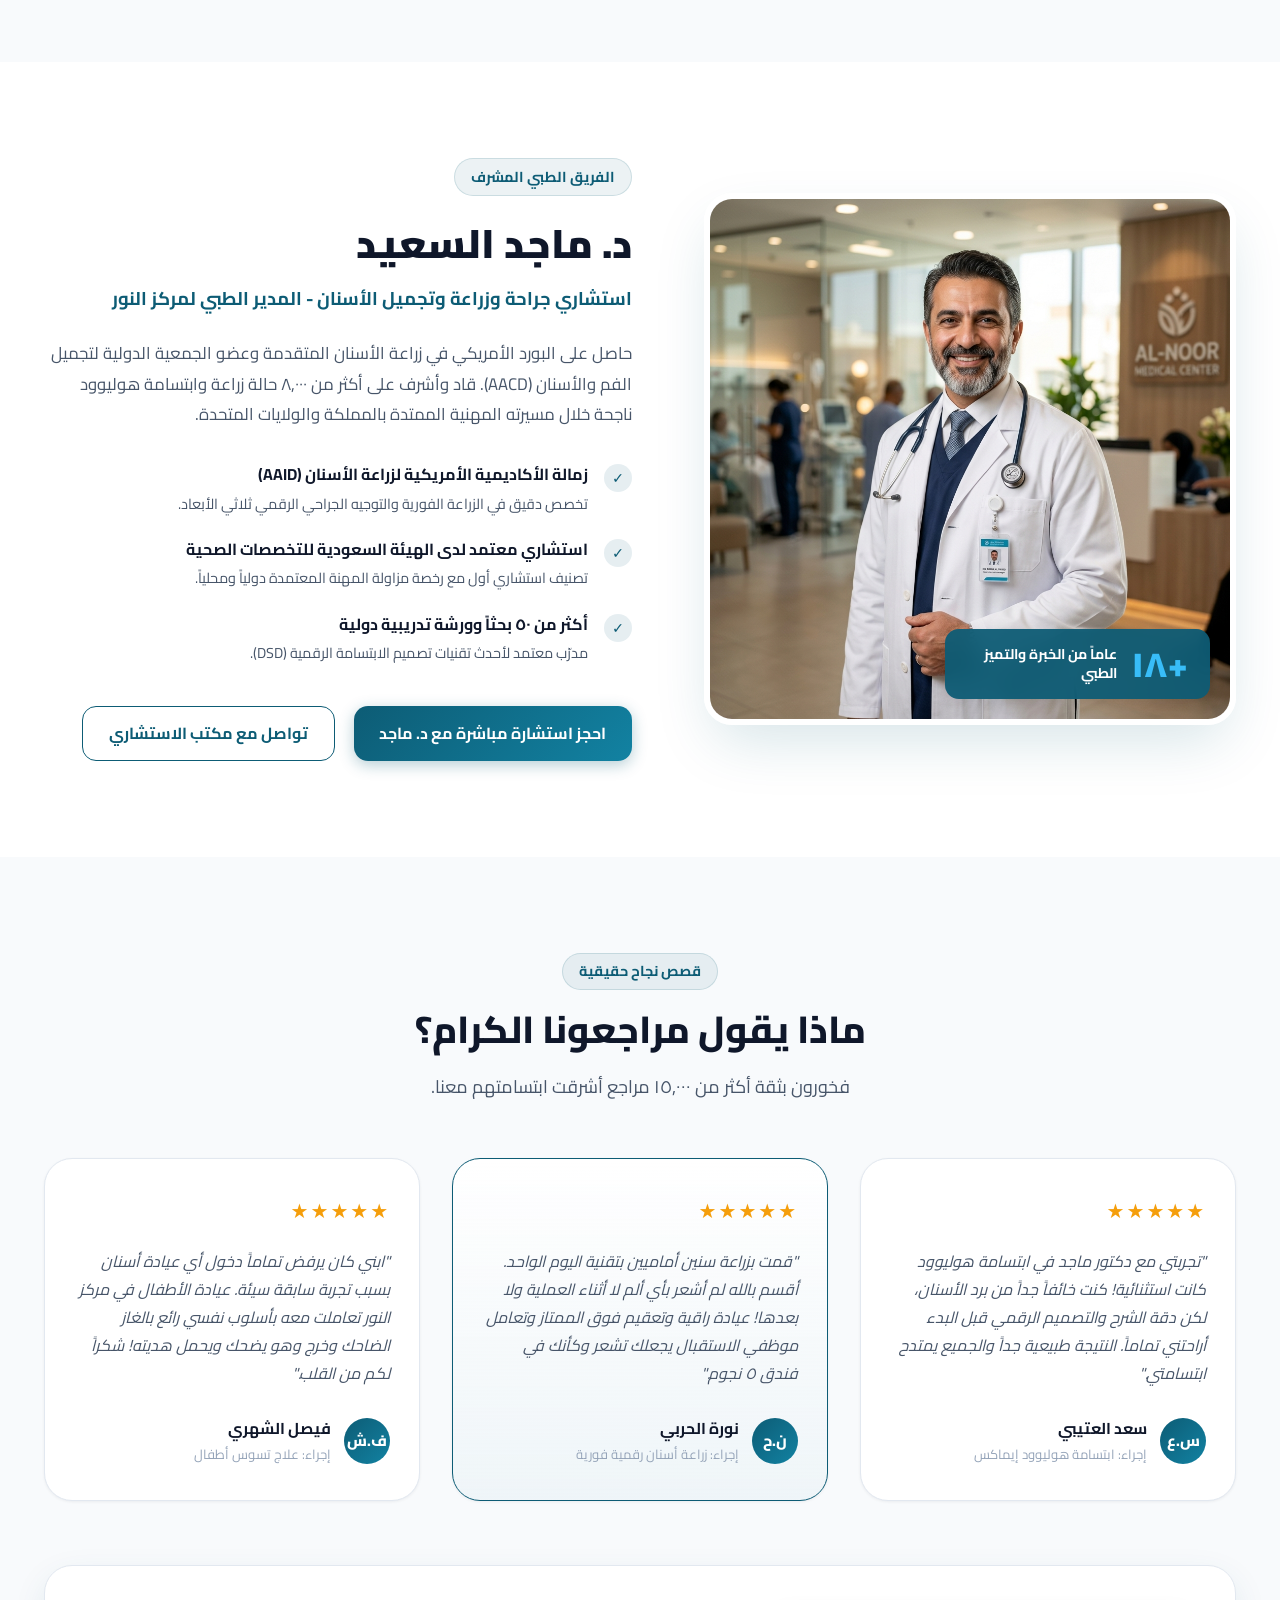
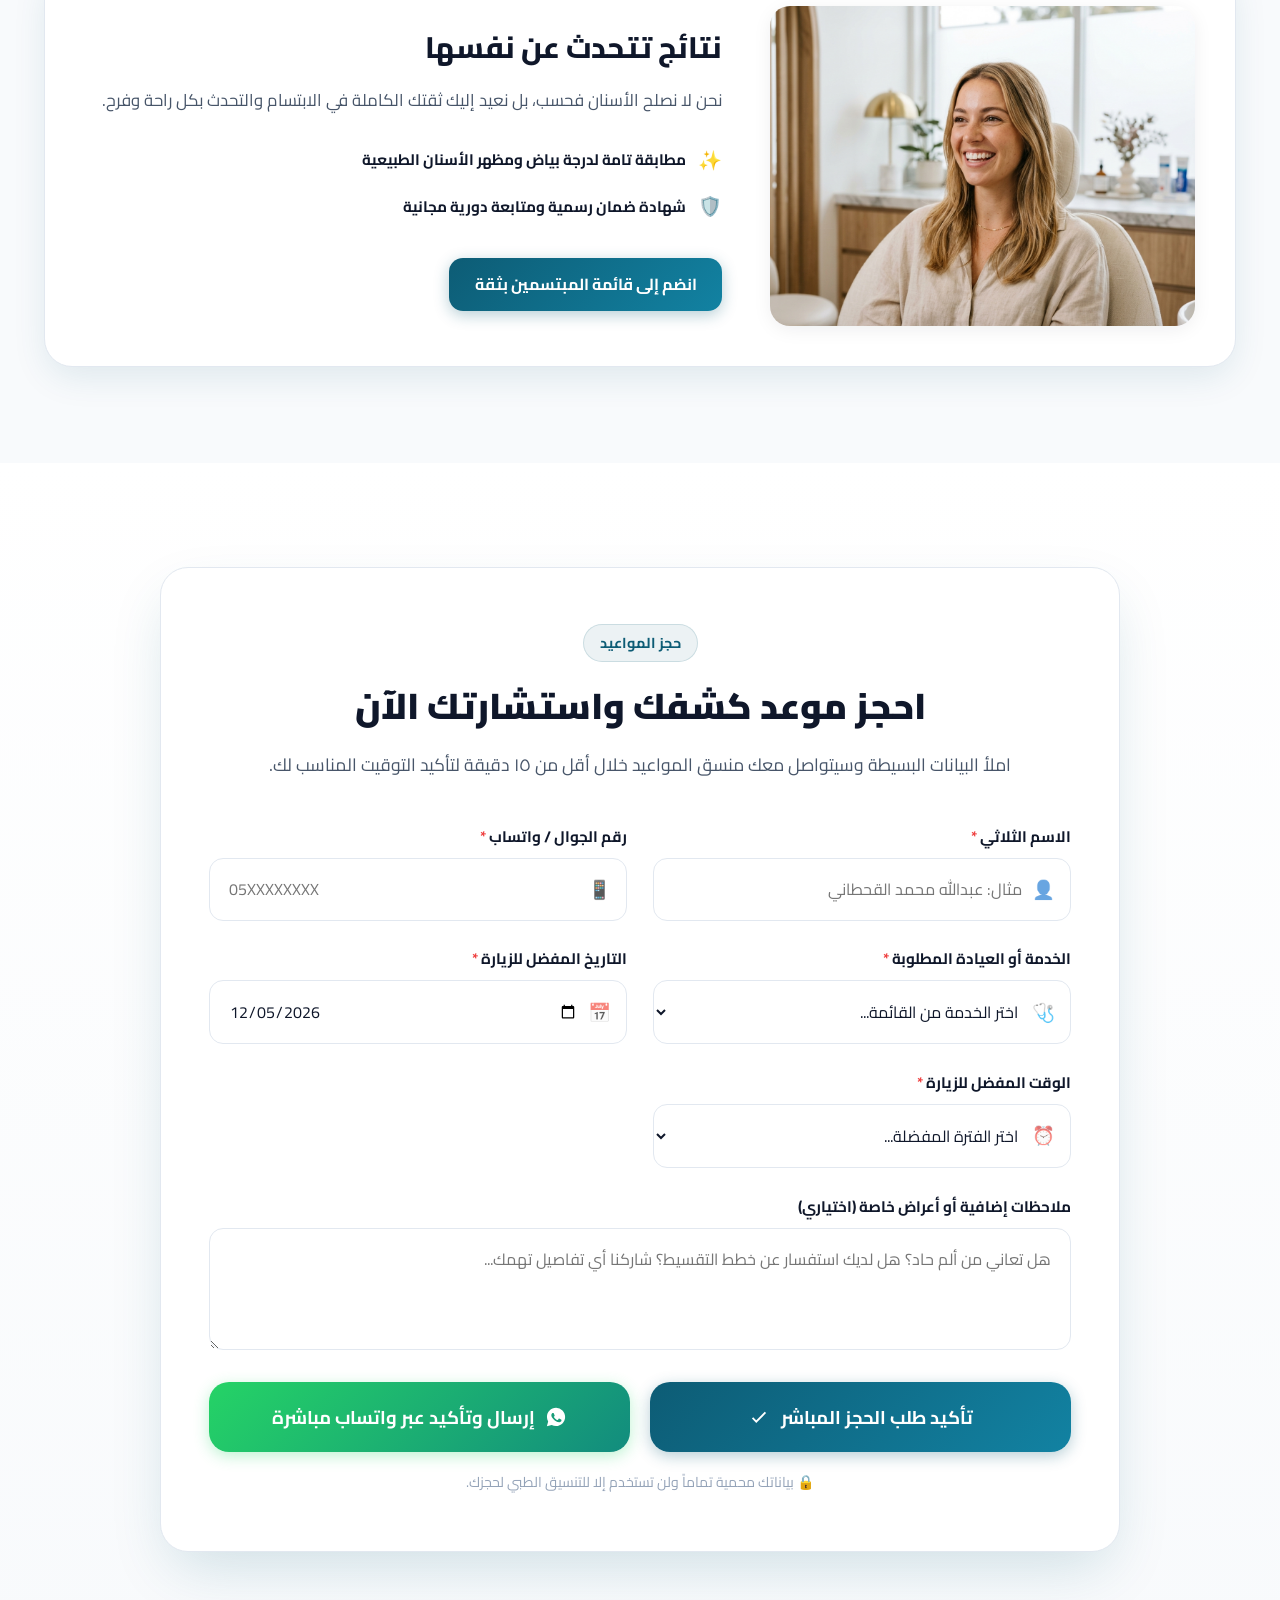
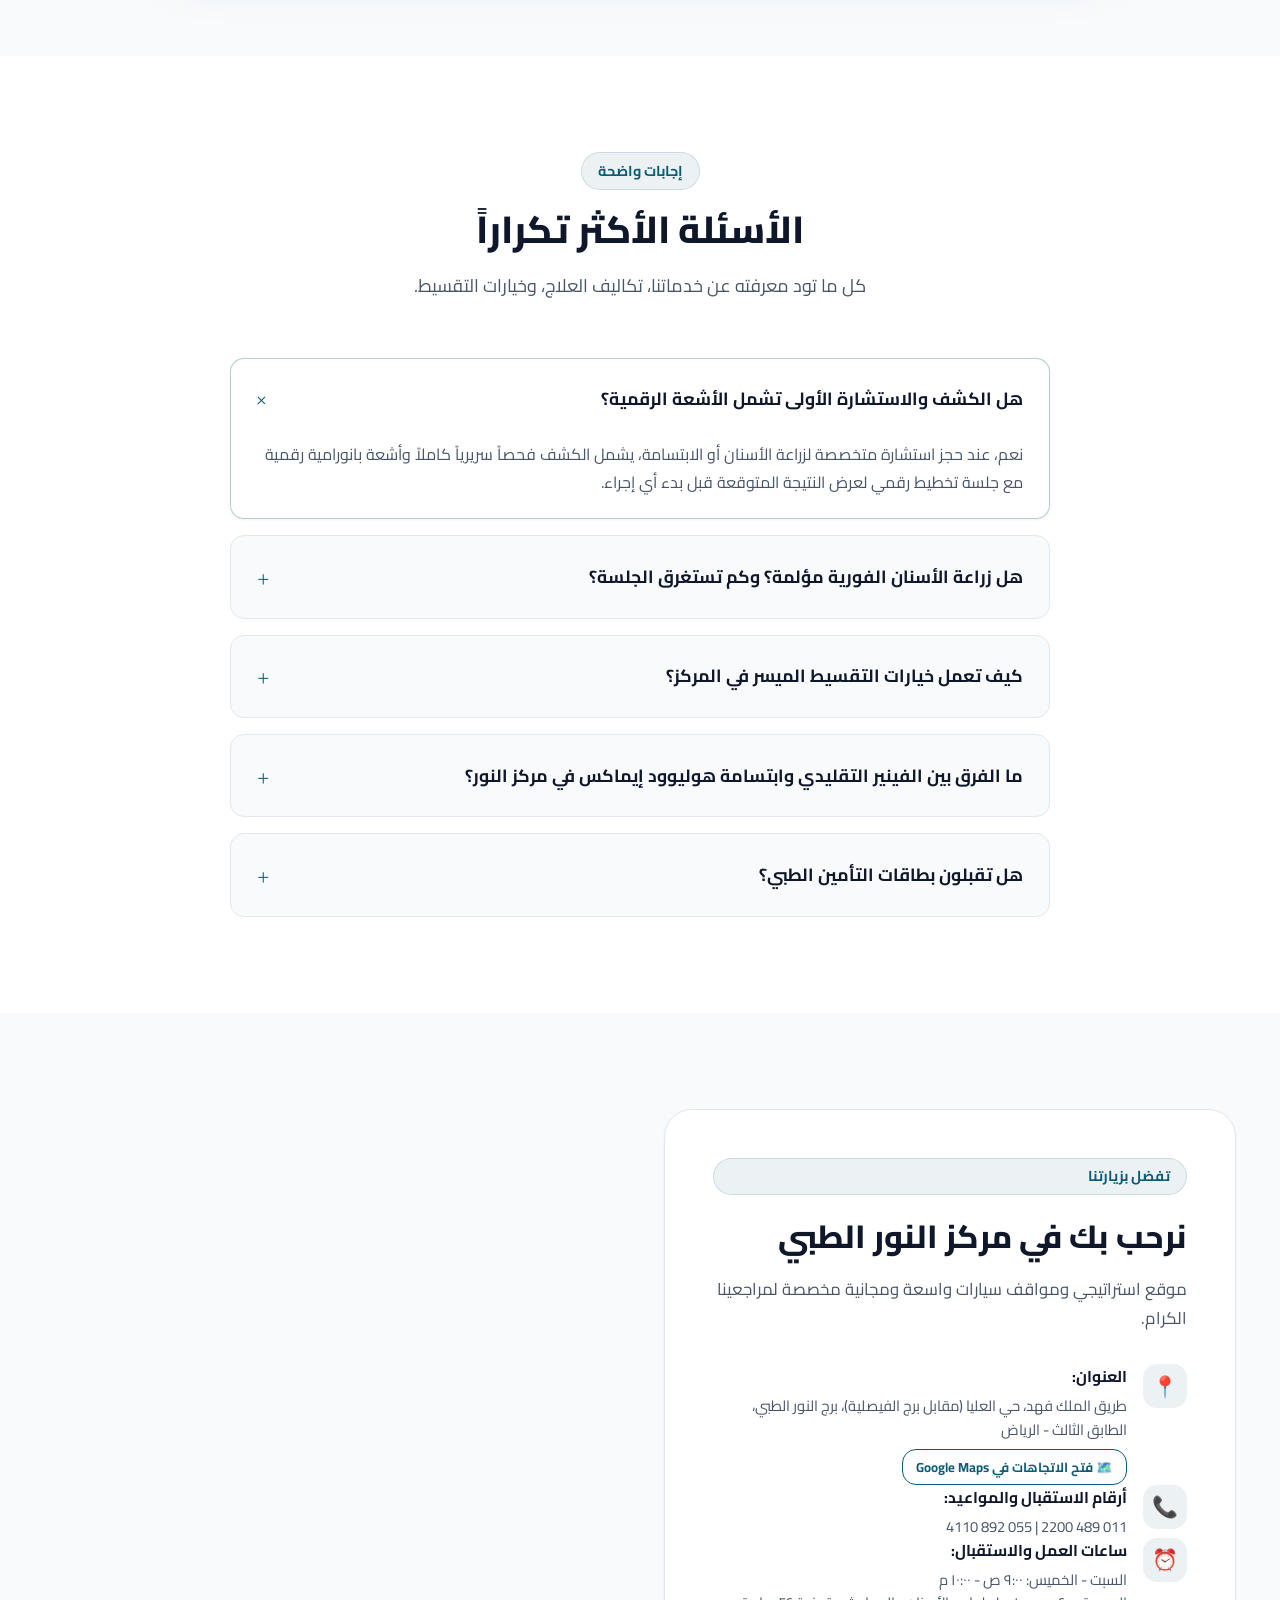
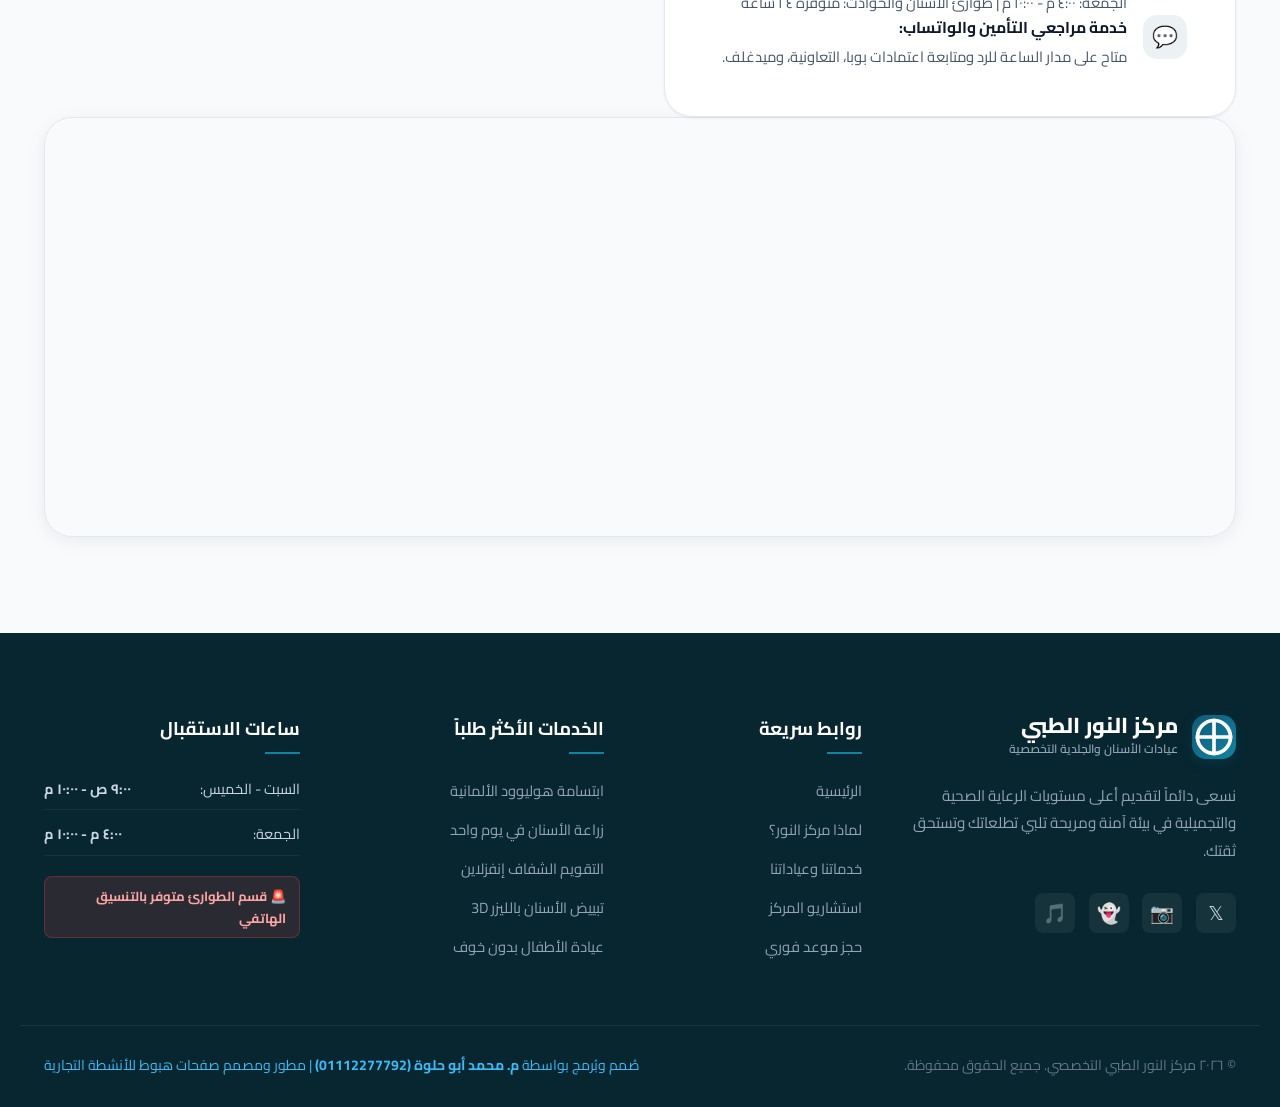
<file: projects/clinic/index.html>
<!DOCTYPE html>
<html lang="ar" dir="rtl">
<head>
  <meta charset="UTF-8">
  <meta name="viewport" content="width=device-width, initial-scale=1.0">
  <title>مركز النور الطبي التخصصي | رعاية صحية وطب أسنان بمعايير عالمية</title>
  <meta name="description" content="مركز النور الطبي التخصصي لطب وجراحة وتجميل الأسنان والجلدية. أحدث التقنيات وأفضل الكفاءات الطبية لابتسامة وصحة تدوم. احجز موعدك الآن.">
  <meta name="theme-color" content="#0d5c75">

  <!-- Google Fonts: Cairo & Outfit -->
  <link rel="preconnect" href="https://fonts.googleapis.com">
  <link rel="preconnect" href="https://fonts.gstatic.com" crossorigin>
  <link href="https://fonts.googleapis.com/css2?family=Cairo:wght@300;400;600;700;800;900&family=Outfit:wght@400;600;700&display=swap" rel="stylesheet">

  <link rel="stylesheet" href="css/style.css">
</head>
<body>

  <!-- Top Notification Bar with Official MOH Credentials -->
  <div class="top-bar">
    <div class="container top-bar-content">
      <div class="top-info">
        <span>📍 الرياض، طريق الملك فهد - حي العليا، برج النور الطبي</span>
        <span class="divider">|</span>
        <span>🏛️ ترخيص وزارة الصحة: <strong>1445-MOH-8921</strong></span>
        <span class="divider">|</span>
        <span>س.ت: <strong>1010782390</strong></span>
        <span class="divider">|</span>
        <span>⏰ ٩:٠٠ ص - ١٠:٠٠ م (طوارئ الأسنان ٢٤/٧)</span>
      </div>
      <div class="top-contact">
        <a href="tel:+966114892200" class="phone-link">
          <span>📞 هاتف العيادات: <strong>011 489 2200</strong></span>
        </a>
      </div>
    </div>
  </div>

  <!-- Header / Navigation -->
  <header class="main-header" id="header">
    <div class="container nav-container">
      <a href="#" class="brand-logo" aria-label="الصفحة الرئيسية لمركز النور">
        <div class="logo-icon">
          <svg viewBox="0 0 24 24" fill="none" stroke="currentColor" stroke-width="2" stroke-linecap="round" stroke-linejoin="round">
            <path d="M12 2v20M2 12h20"/>
            <circle cx="12" cy="12" r="9"/>
          </svg>
        </div>
        <div class="logo-text">
          <span class="logo-title">مركز النور الطبي</span>
          <span class="logo-subtitle">عيادات الأسنان والجلدية التخصصية</span>
        </div>
      </a>

      <nav class="nav-menu" id="navMenu">
        <ul class="nav-list">
          <li><a href="#hero" class="nav-link active">الرئيسية</a></li>
          <li><a href="#features" class="nav-link">لماذا نحن؟</a></li>
          <li><a href="#services" class="nav-link">خدماتنا</a></li>
          <li><a href="#doctor" class="nav-link">الأطباء</a></li>
          <li><a href="#reviews" class="nav-link">تجارب المراجعين</a></li>
          <li><a href="#faq" class="nav-link">الأسئلة الشائعة</a></li>
        </ul>
      </nav>

      <div class="header-actions">
        <a href="#booking" class="btn btn-primary nav-cta">
          <span>احجز كشفك الآن</span>
          <svg viewBox="0 0 24 24" width="18" height="18" fill="none" stroke="currentColor" stroke-width="2">
            <path d="M5 12h14M12 5l7 7-7 7"/>
          </svg>
        </a>
        <button class="mobile-toggle" id="mobileToggle" aria-label="فتح القائمة">
          <span></span>
          <span></span>
          <span></span>
        </button>
      </div>
    </div>
  </header>

  <!-- Hero Section -->
  <section class="hero-section" id="hero">
    <div class="hero-bg-glow"></div>
    <div class="container hero-container">
      <div class="hero-content">
        <div class="hero-badge">
          <span class="badge-dot"></span>
          <span>المركز الطبي الأكثر ثقة وتطوراً لعام ٢٠٢٦</span>
        </div>
        <h1 class="hero-title">
          ابتسامة مثالية وصحة متكاملة <br>
          <span class="gradient-text">بأحدث التقنيات الطبية العالمية</span>
        </h1>
        <p class="hero-desc">
          نجمع بين الخبرة الطبية المرموقة، وأحدث أجهزة الليزر والمسح الرقمي ثلاثي الأبعاد لنقدم لك ولعائلتك تجربة علاجية مريحة وخالية تماماً من الألم.
        </p>

        <div class="hero-buttons">
          <a href="#booking" class="btn btn-primary btn-lg">
            <span>احجز موعد كشف واستشارة</span>
            <svg viewBox="0 0 24 24" width="20" height="20" fill="none" stroke="currentColor" stroke-width="2">
              <path d="M19 14l-7 7m0 0l-7-7m7 7V3"/>
            </svg>
          </a>
          <a href="https://wa.me/966558924110?text=%D9%85%D8%B1%D8%AD%D8%A8%D8%A7%D9%8B%D8%8C%20%D8%A3%D8%B1%D8%BA%D8%A8%20%D9%81%D9%8A%20%D8%A7%D9%84%D8%A7%D8%B3%D8%AA%D9%81%D8%B3%D8%A7%D8%B1%20%D8%B9%D9%86%20%D9%85%D9%88%D8%A7%D8%B9%D9%8A%D8%AF%20%D8%A7%D9%84%D9%83%D8%B4%D9%81" target="_blank" rel="noopener" class="btn btn-whatsapp btn-lg">
            <svg viewBox="0 0 24 24" width="22" height="22" fill="currentColor">
              <path d="M12.04 2c-5.46 0-9.91 4.45-9.91 9.91 0 1.75.46 3.45 1.32 4.95L2.05 22l5.25-1.38c1.45.79 3.08 1.21 4.74 1.21 5.46 0 9.91-4.45 9.91-9.91 0-2.65-1.03-5.14-2.9-7.01A9.816 9.816 0 0012.04 2zm5.8 14.28c-.24.67-1.39 1.29-1.93 1.37-.51.08-1.18.12-3.41-.8-2.67-1.1-4.39-3.8-4.52-3.98-.13-.18-1.07-1.43-1.07-2.73 0-1.3.68-1.94.92-2.2.24-.26.53-.33.71-.33.18 0 .35 0 .5.01.16.01.38-.06.59.45.23.55.78 1.9.85 2.04.07.15.11.32.02.5-.09.18-.14.29-.27.45-.14.15-.29.34-.41.46-.14.13-.28.28-.12.56.16.27.71 1.17 1.53 1.9 1.05.94 1.93 1.23 2.21 1.36.27.14.44.12.6-.07.16-.18.7-1.02.89-1.37.18-.35.37-.29.62-.2.25.09 1.6.76 1.88.9.27.14.46.21.53.33.07.11.07.66-.17 1.33z"/>
            </svg>
            <span>استشارة سريعة عبر واتساب</span>
          </a>
        </div>

        <div class="hero-stats">
          <div class="stat-card">
            <span class="stat-num" data-target="15000">+١٥,٠٠٠</span>
            <span class="stat-label">مراجع سعيد وراضٍ</span>
          </div>
          <div class="stat-card">
            <span class="stat-num">٩٩.٤٪</span>
            <span class="stat-label">نسبة نجاح العمليات</span>
          </div>
          <div class="stat-card">
            <span class="stat-num">+١٨</span>
            <span class="stat-label">سنة خبرة طبية معتمدة</span>
          </div>
        </div>
      </div>

      <div class="hero-image-wrapper">
        <div class="image-frame">
          <img src="assets/images/hero.jpg" alt="عيادة مركز النور الطبي التخصصي" class="hero-img" width="800" height="450" loading="eager" fetchpriority="high">
          <div class="hero-floating-badge top-right">
            <div class="badge-icon-box">⭐</div>
            <div class="badge-texts">
              <strong>تقييم ٤.٩ / ٥</strong>
              <span>أكثر من ٢,٠٠٠ تقييم في خرائط جوجل</span>
            </div>
          </div>
          <div class="hero-floating-badge bottom-left">
            <div class="badge-icon-box">🛡️</div>
            <div class="badge-texts">
              <strong>أحدث تقنيات الليزر الرقمي</strong>
              <span>علاج فوري ودقيق وبدون ألم</span>
            </div>
          </div>
        </div>
      </div>
    </div>
  </section>

  <!-- Feature Highlights -->
  <section class="features-section" id="features">
    <div class="container">
      <div class="section-header text-center">
        <span class="section-tag">معايير التميز</span>
        <h2 class="section-title">لماذا يختار الآلاف مركز النور الطبي؟</h2>
        <p class="section-desc">نحرص على تطبيق أعلى المعايير الصحية العالمية لنضمن لك راحة البال وأفضل النتائج التجميلية والعلاجية.</p>
      </div>

      <div class="features-grid">
        <div class="feature-card">
          <div class="feature-icon">🔬</div>
          <h3>مسح وتشخيص رقمي 3D</h3>
          <p>تصوير دقيق للأسنان والفكين دون استخدام قوالب المعجون التقليدية، لرؤية النتيجة النهائية قبل بدء العلاج.</p>
        </div>

        <div class="feature-card">
          <div class="feature-icon">👨‍⚕️</div>
          <h3>نخبة استشاريين وأخصائيين</h3>
          <p>فريق طبي حاصل على زمالات أمريكية وأوروبية مع خبرة تتجاوز 18 عاماً في أدق الجراحات التجميلية.</p>
        </div>

        <div class="feature-card">
          <div class="feature-icon">✨</div>
          <h3>تعقيم بدرجة المستشفيات الكبرى</h3>
          <p>نظام تعقيم رقمي آلي لكل مريض يضمن أقصى درجات الأمان والسلامة الصحية والوقاية التامة.</p>
        </div>

        <div class="feature-card">
          <div class="feature-icon">💳</div>
          <h3>تقسيط ميسر بدون فوائد</h3>
          <p>خيارات دفع مرنة بالتعاون مع كبرى الشركات (تابي وتمارا) لتمكينك من العلاج بأريحية مالية كاملة.</p>
        </div>
      </div>
    </div>
  </section>

  <!-- Services Section -->
  <section class="services-section" id="services">
    <div class="container">
      <div class="section-header text-center">
        <span class="section-tag">عياداتنا وخدماتنا</span>
        <h2 class="section-title">حلول علاجية وتجميلية متكاملة</h2>
        <p class="section-desc">كل ما تحتاجه لصحة فمك وجمال ابتسامتك تحت سقف واحد وبإشراف نخبة الأطباء.</p>
      </div>

      <div class="services-grid">
        <!-- Service 1 -->
        <div class="service-card" data-service="ابتسامة هوليوود وتجميل الأسنان">
          <div class="service-header">
            <span class="service-icon">💎</span>
            <span class="service-badge">الأكثر طلباً</span>
          </div>
          <h3>ابتسامة هوليوود (فينير & إيماكس)</h3>
          <p>عدسات سيراميك ألمانية فائقة النحافة تعيد لأسنانك بياضها الطبيعي وتناسقها المثالي بمظهر يدوم طويلاً.</p>
          <div class="service-features">
            <span>✓ متانة ومقاومة عالية للتصبغات</span>
            <span>✓ تصميم ثلاثي الأبعاد مخصص لملامح وجهك</span>
            <span>✓ ضمان معتمد يصل إلى ١٠ سنوات</span>
          </div>
          <div class="service-footer">
            <div class="service-price">
              <span class="price-label">يبدأ من</span>
              <span class="price-value">٥٩٩ ر.س <small>/ للسن</small></span>
            </div>
            <button class="btn btn-outline select-service-btn" data-service-name="ابتسامة هوليوود (فينير)">احجز موعد</button>
          </div>
        </div>

        <!-- Service 2 -->
        <div class="service-card featured" data-service="زراعة الأسنان الفورية">
          <div class="service-header">
            <span class="service-icon">🦷</span>
            <span class="service-badge gold">تقنية متقدمة</span>
          </div>
          <h3>زراعة الأسنان الرقمية الفورية</h3>
          <p>تعويض الأسنان المفقودة بجذور تيتانيوم سويسرية وألمانية بأحدث تقنيات التوجيه الجراحي الرقمي خلال جلسة واحدة.</p>
          <div class="service-features">
            <span>✓ زراعة بدون شق جراحي أو خياطة</span>
            <span>✓ نسبة اندماج عظمي تتجاوز ٩٩٪</span>
            <span>✓ تركيب فوري مؤقت بنفس اليوم</span>
          </div>
          <div class="service-footer">
            <div class="service-price">
              <span class="price-label">يبدأ من</span>
              <span class="price-value">١,٧٥٠ ر.س</span>
            </div>
            <button class="btn btn-primary select-service-btn" data-service-name="زراعة الأسنان الرقمية الفورية">احجز موعد</button>
          </div>
        </div>

        <!-- Service 3 -->
        <div class="service-card" data-service="التقويم الشفاف (إنفزلاين)">
          <div class="service-header">
            <span class="service-icon">🌟</span>
            <span class="service-badge">غير مرئي</span>
          </div>
          <h3>التقويم الشفاف الذكي (Invisalign)</h3>
          <p>قوالب شفافة ومتحركة لتعديل اعوجاج الأسنان وإطباق الفك بهدوء تام دون الحاجة لأسلاك التقويم المعدنية المزعجة.</p>
          <div class="service-features">
            <span>✓ مريح وسهل النزع أثناء تناول الطعام</span>
            <span>✓ غير مرئي تماماً عند الحديث والابتسام</span>
            <span>✓ مدة علاجية أقصر بنسبة ٣٠٪</span>
          </div>
          <div class="service-footer">
            <div class="service-price">
              <span class="price-label">يبدأ من</span>
              <span class="price-value">٣,٩٠٠ ر.س</span>
            </div>
            <button class="btn btn-outline select-service-btn" data-service-name="التقويم الشفاف (Invisalign)">احجز موعد</button>
          </div>
        </div>

        <!-- Service 4 -->
        <div class="service-card" data-service="تنظيف وتبييض الأسنان بالليزر">
          <div class="service-header">
            <span class="service-icon">⚡</span>
            <span class="service-badge">جلسة سريعة</span>
          </div>
          <h3>تبييض الأسنان بالليزر وإزالة الجير</h3>
          <p>جلسة علاجية متكاملة تزيل التصبغات ورواسب الجير العميقة وتفتح لون الأسنان حتى ٨ درجات خلال ٤٥ دقيقة فقط.</p>
          <div class="service-features">
            <span>✓ نتائج فورية من الجلسة الأولى</span>
            <span>✓ حماية متكاملة لمينا الأسنان واللثة</span>
            <span>✓ بدون تحسس أو ألم يذكر</span>
          </div>
          <div class="service-footer">
            <div class="service-price">
              <span class="price-label">عرض خاص</span>
              <span class="price-value">٣٩٩ ر.س <del>٧٥٠ ر.س</del></span>
            </div>
            <button class="btn btn-outline select-service-btn" data-service-name="تبييض الأسنان بالليزر">احجز موعد</button>
          </div>
        </div>

        <!-- Service 5 -->
        <div class="service-card" data-service="علاج الجذور والأعصاب بالميكروسكوب">
          <div class="service-header">
            <span class="service-icon">🎯</span>
            <span class="service-badge">دقة مجهرية</span>
          </div>
          <h3>علاج الجذور وعصب الأسنان الدقيق</h3>
          <p>استخدام الميكروسكوب الجراحي الحديث لتنظيف قنوات العصب الدقيقة وإنقاذ السن الطبيعي من الخلع بأمان تام.</p>
          <div class="service-features">
            <span>✓ علاج كامل في جلسة واحدة غالباً</span>
            <span>✓ تخدير موضعي إلكتروني غير مؤلم</span>
            <span>✓ حشو حراري ثلاثي الأبعاد</span>
          </div>
          <div class="service-footer">
            <div class="service-price">
              <span class="price-label">يبدأ من</span>
              <span class="price-value">٤٥٠ ر.س</span>
            </div>
            <button class="btn btn-outline select-service-btn" data-service-name="علاج الجذور والأعصاب">احجز موعد</button>
          </div>
        </div>

        <!-- Service 6 -->
        <div class="service-card" data-service="عيادة طب أسنان الأطفال">
          <div class="service-header">
            <span class="service-icon">🎈</span>
            <span class="service-badge">بيئة محببة</span>
          </div>
          <h3>عيادة طب أسنان الأطفال التخصصية</h3>
          <p>بيئة مبهجة وأطباء متخصصون في التعامل النفسي الودود مع الأطفال لعلاج التسوس والوقاية بدون أي خوف أو بكاء.</p>
          <div class="service-features">
            <span>✓ تقنيات الغاز الضاحك للاسترخاء التام</span>
            <span>✓ تطبيق الفلورايد وسدادات الشقوق الواقية</span>
            <span>✓ هدايا وجوائز تشجيعية لكل طفل</span>
          </div>
          <div class="service-footer">
            <div class="service-price">
              <span class="price-label">الكشف والاستشارة</span>
              <span class="price-value">مجاناً <small>مع أي إجراء</small></span>
            </div>
            <button class="btn btn-outline select-service-btn" data-service-name="عيادة طب أسنان الأطفال">احجز موعد</button>
          </div>
        </div>
      </div>
    </div>
  </section>

  <!-- Doctor Showcase Section -->
  <section class="doctor-section" id="doctor">
    <div class="container doctor-container">
      <div class="doctor-image-wrapper">
        <div class="doctor-frame">
          <img src="assets/images/doctor.jpg" alt="الدكتور ماجد السعيد - استشاري طب وتجميل الأسنان" class="doctor-img" width="600" height="600" loading="lazy">
          <div class="experience-badge">
            <span class="badge-number">+١٨</span>
            <span class="badge-text">عاماً من الخبرة والتميز الطبي</span>
          </div>
        </div>
      </div>

      <div class="doctor-info">
        <span class="section-tag">الفريق الطبي المشرف</span>
        <h2 class="doctor-name">د. ماجد السعيد</h2>
        <p class="doctor-title">استشاري جراحة وزراعة وتجميل الأسنان - المدير الطبي لمركز النور</p>
        
        <p class="doctor-bio">
          حاصل على البورد الأمريكي في زراعة الأسنان المتقدمة وعضو الجمعية الدولية لتجميل الفم والأسنان (AACD). قاد وأشرف على أكثر من ٨,٠٠٠ حالة زراعة وابتسامة هوليوود ناجحة خلال مسيرته المهنية الممتدة بالمملكة والولايات المتحدة.
        </p>

        <div class="doctor-credentials">
          <div class="credential-item">
            <span class="check-icon">✓</span>
            <div>
              <strong>زمالة الأكاديمية الأمريكية لزراعة الأسنان (AAID)</strong>
              <p>تخصص دقيق في الزراعة الفورية والتوجيه الجراحي الرقمي ثلاثي الأبعاد.</p>
            </div>
          </div>
          <div class="credential-item">
            <span class="check-icon">✓</span>
            <div>
              <strong>استشاري معتمد لدى الهيئة السعودية للتخصصات الصحية</strong>
              <p>تصنيف استشاري أول مع رخصة مزاولة المهنة المعتمدة دولياً ومحلياً.</p>
            </div>
          </div>
          <div class="credential-item">
            <span class="check-icon">✓</span>
            <div>
              <strong>أكثر من ٥٠ بحثاً وورشة تدريبية دولية</strong>
              <p>مدرّب معتمد لأحدث تقنيات تصميم الابتسامة الرقمية (DSD).</p>
            </div>
          </div>
        </div>

        <div class="doctor-cta">
          <a href="#booking" class="btn btn-primary">احجز استشارة مباشرة مع د. ماجد</a>
          <a href="https://wa.me/966558924110?text=%D8%A3%D8%B1%D8%BA%D8%A8%20%D9%81%D9%8A%20%D8%AD%D8%AC%D8%B2%20%D9%85%D9%88%D8%B9%D8%AF%20%D9%85%D8%B9%20%D8%AF.%20%D9%85%D8%A7%D8%AC%D8%AF%20%D8%A7%D9%84%D8%B3%D8%B9%D9%8A%D8%AF" target="_blank" rel="noopener" class="btn btn-outline">
            تواصل مع مكتب الاستشاري
          </a>
        </div>
      </div>
    </div>
  </section>

  <!-- Patient Reviews / Testimonials -->
  <section class="reviews-section" id="reviews">
    <div class="container">
      <div class="section-header text-center">
        <span class="section-tag">قصص نجاح حقيقية</span>
        <h2 class="section-title">ماذا يقول مراجعونا الكرام؟</h2>
        <p class="section-desc">فخورون بثقة أكثر من ١٥,٠٠٠ مراجع أشرقت ابتسامتهم معنا.</p>
      </div>

      <div class="reviews-wrapper">
        <div class="reviews-grid">
          <!-- Review 1 -->
          <div class="review-card">
            <div class="review-stars">★★★★★</div>
            <p class="review-text">
              "تجربتي مع دكتور ماجد في ابتسامة هوليوود كانت استثنائية! كنت خائفاً جداً من برد الأسنان، لكن دقة الشرح والتصميم الرقمي قبل البدء أراحتني تماماً. النتيجة طبيعية جداً والجميع يمتدح ابتسامتي."
            </p>
            <div class="reviewer-meta">
              <div class="reviewer-avatar">س.ع</div>
              <div class="reviewer-details">
                <strong>سعد العتيبي</strong>
                <span>إجراء: ابتسامة هوليوود إيماكس</span>
              </div>
            </div>
          </div>

          <!-- Review 2 -->
          <div class="review-card highlight">
            <div class="review-stars">★★★★★</div>
            <p class="review-text">
              "قمت بزراعة سنين أماميين بتقنية اليوم الواحد. أقسم بالله لم أشعر بأي ألم لا أثناء العملية ولا بعدها! عيادة راقية وتعقيم فوق الممتاز وتعامل موظفي الاستقبال يجعلك تشعر وكأنك في فندق ٥ نجوم."
            </p>
            <div class="reviewer-meta">
              <div class="reviewer-avatar">ن.ح</div>
              <div class="reviewer-details">
                <strong>نورة الحربي</strong>
                <span>إجراء: زراعة أسنان رقمية فورية</span>
              </div>
            </div>
          </div>

          <!-- Review 3 -->
          <div class="review-card">
            <div class="review-stars">★★★★★</div>
            <p class="review-text">
              "ابني كان يرفض تماماً دخول أي عيادة أسنان بسبب تجربة سابقة سيئة. عيادة الأطفال في مركز النور تعاملت معه بأسلوب نفسي رائع بالغاز الضاحك وخرج وهو يضحك ويحمل هديته! شكراً لكم من القلب."
            </p>
            <div class="reviewer-meta">
              <div class="reviewer-avatar">ف.ش</div>
              <div class="reviewer-details">
                <strong>فيصل الشهري</strong>
                <span>إجراء: علاج تسوس أطفال</span>
              </div>
            </div>
          </div>
        </div>

        <div class="smile-highlight-box">
          <div class="smile-img-wrap">
            <img src="assets/images/smile.jpg" alt="ابتسامة سعيدة وواثقة بعد العلاج في مركز النور" class="smile-img" width="500" height="375" loading="lazy">
          </div>
          <div class="smile-content">
            <h3>نتائج تتحدث عن نفسها</h3>
            <p>نحن لا نصلح الأسنان فحسب، بل نعيد إليك ثقتك الكاملة في الابتسام والتحدث بكل راحة وفرح.</p>
            <div class="guarantee-list">
              <div class="guarantee-item">
                <span class="icon">✨</span>
                <span>مطابقة تامة لدرجة بياض ومظهر الأسنان الطبيعية</span>
              </div>
              <div class="guarantee-item">
                <span class="icon">🛡️</span>
                <span>شهادة ضمان رسمية ومتابعة دورية مجانية</span>
              </div>
            </div>
            <a href="#booking" class="btn btn-primary">انضم إلى قائمة المبتسمين بثقة</a>
          </div>
        </div>
      </div>
    </div>
  </section>

  <!-- Interactive Booking Form Section -->
  <section class="booking-section" id="booking">
    <div class="container">
      <div class="booking-card">
        <div class="booking-header">
          <span class="section-tag">حجز المواعيد</span>
          <h2>احجز موعد كشفك واستشارتك الآن</h2>
          <p>املأ البيانات البسيطة وسيتواصل معك منسق المواعيد خلال أقل من ١٥ دقيقة لتأكيد التوقيت المناسب لك.</p>
        </div>

        <form id="appointmentForm" class="booking-form" novalidate>
          <div class="form-grid">
            <!-- Full Name -->
            <div class="form-group">
              <label for="fullName">الاسم الثلاثي <span class="req">*</span></label>
              <div class="input-wrapper">
                <span class="input-icon">👤</span>
                <input type="text" id="fullName" name="fullName" placeholder="مثال: عبدالله محمد القحطاني" required minlength="3">
              </div>
              <span class="error-msg" id="nameError">يرجى إدخال اسم صحيح لا يقل عن 3 أحرف</span>
            </div>

            <!-- Phone Number -->
            <div class="form-group">
              <label for="phone">رقم الجوال / واتساب <span class="req">*</span></label>
              <div class="input-wrapper">
                <span class="input-icon">📱</span>
                <input type="tel" id="phone" name="phone" placeholder="05XXXXXXXX" required pattern="^(05|5)[0-9]{8}$">
              </div>
              <span class="error-msg" id="phoneError">يرجى إدخال رقم جوال سعودي صحيح (مثال: 0501234567)</span>
            </div>

            <!-- Service Selection -->
            <div class="form-group">
              <label for="service">الخدمة أو العيادة المطلوبة <span class="req">*</span></label>
              <div class="input-wrapper">
                <span class="input-icon">🩺</span>
                <select id="service" name="service" required>
                  <option value="" disabled selected>اختر الخدمة من القائمة...</option>
                  <option value="كشف واستشارة شاملة">كشف واستشارة شاملة مع خطة علاجية</option>
                  <option value="ابتسامة هوليوود (فينير & إيماكس)">ابتسامة هوليوود (فينير & إيماكس)</option>
                  <option value="زراعة الأسنان الرقمية الفورية">زراعة الأسنان الرقمية الفورية</option>
                  <option value="التقويم الشفاف الذكي (Invisalign)">التقويم الشفاف الذكي (Invisalign)</option>
                  <option value="تبييض الأسنان بالليزر وإزالة الجير">تبييض الأسنان بالليزر وإزالة الجير</option>
                  <option value="علاج الجذور وعصب الأسنان الدقيق">علاج الجذور وعصب الأسنان الدقيق</option>
                  <option value="عيادة طب أسنان الأطفال">عيادة طب أسنان الأطفال</option>
                  <option value="استشارة جلدية وليزر">استشارة جلدية وليزر</option>
                </select>
              </div>
              <span class="error-msg" id="serviceError">يرجى اختيار الخدمة المطلوبة</span>
            </div>

            <!-- Preferred Date -->
            <div class="form-group">
              <label for="preferredDate">التاريخ المفضل للزيارة <span class="req">*</span></label>
              <div class="input-wrapper">
                <span class="input-icon">📅</span>
                <input type="date" id="preferredDate" name="preferredDate" required>
              </div>
              <span class="error-msg" id="dateError">يرجى تحديد تاريخ الزيارة المناسب</span>
            </div>

            <!-- Preferred Time -->
            <div class="form-group">
              <label for="preferredTime">الوقت المفضل للزيارة <span class="req">*</span></label>
              <div class="input-wrapper">
                <span class="input-icon">⏰</span>
                <select id="preferredTime" name="preferredTime" required>
                  <option value="" disabled selected>اختر الفترة المفضلة...</option>
                  <option value="الفترة الصباحية (٩:٠٠ ص - ١:٠٠ م)">الفترة الصباحية (٩:٠٠ ص - ١:٠٠ م)</option>
                  <option value="فترة بعد الظهر (١:٠٠ م - ٥:٠٠ م)">فترة بعد الظهر (١:٠٠ م - ٥:٠٠ م)</option>
                  <option value="الفترة المسائية (٥:٠٠ م - ١٠:٠٠ م)">الفترة المسائية (٥:٠٠ م - ١٠:٠٠ م)</option>
                </select>
              </div>
              <span class="error-msg" id="timeError">يرجى تحديد الفترة المفضلة</span>
            </div>

            <!-- Notes / Details -->
            <div class="form-group full-width">
              <label for="notes">ملاحظات إضافية أو أعراض خاصة (اختياري)</label>
              <div class="input-wrapper">
                <textarea id="notes" name="notes" rows="3" placeholder="هل تعاني من ألم حاد؟ هل لديك استفسار عن خطط التقسيط؟ شاركنا أي تفاصيل تهمك..."></textarea>
              </div>
            </div>
          </div>

          <div class="form-submit-row">
            <button type="submit" class="btn btn-primary btn-xl" id="submitBtn">
              <span>تأكيد طلب الحجز المباشر</span>
              <svg viewBox="0 0 24 24" width="22" height="22" fill="none" stroke="currentColor" stroke-width="2">
                <path d="M5 13l4 4L19 7"/>
              </svg>
            </button>
            <button type="button" class="btn btn-whatsapp btn-xl" id="whatsappBookBtn">
              <svg viewBox="0 0 24 24" width="22" height="22" fill="currentColor">
                <path d="M12.04 2c-5.46 0-9.91 4.45-9.91 9.91 0 1.75.46 3.45 1.32 4.95L2.05 22l5.25-1.38c1.45.79 3.08 1.21 4.74 1.21 5.46 0 9.91-4.45 9.91-9.91 0-2.65-1.03-5.14-2.9-7.01A9.816 9.816 0 0012.04 2zm5.8 14.28c-.24.67-1.39 1.29-1.93 1.37-.51.08-1.18.12-3.41-.8-2.67-1.1-4.39-3.8-4.52-3.98-.13-.18-1.07-1.43-1.07-2.73 0-1.3.68-1.94.92-2.2.24-.26.53-.33.71-.33.18 0 .35 0 .5.01.16.01.38-.06.59.45.23.55.78 1.9.85 2.04.07.15.11.32.02.5-.09.18-.14.29-.27.45-.14.15-.29.34-.41.46-.14.13-.28.28-.12.56.16.27.71 1.17 1.53 1.9 1.05.94 1.93 1.23 2.21 1.36.27.14.44.12.6-.07.16-.18.7-1.02.89-1.37.18-.35.37-.29.62-.2.25.09 1.6.76 1.88.9.27.14.46.21.53.33.07.11.07.66-.17 1.33z"/>
              </svg>
              <span>إرسال وتأكيد عبر واتساب مباشرة</span>
            </button>
          </div>
          <p class="form-privacy-note">🔒 بياناتك محمية تماماً ولن تستخدم إلا للتنسيق الطبي لحجزك.</p>
        </form>
      </div>
    </div>
  </section>

  <!-- Interactive FAQ Section -->
  <section class="faq-section" id="faq">
    <div class="container">
      <div class="section-header text-center">
        <span class="section-tag">إجابات واضحة</span>
        <h2 class="section-title">الأسئلة الأكثر تكراراً</h2>
        <p class="section-desc">كل ما تود معرفته عن خدماتنا، تكاليف العلاج، وخيارات التقسيط.</p>
      </div>

      <div class="faq-accordion">
        <details class="faq-item" open>
          <summary class="faq-question">
            <span>هل الكشف والاستشارة الأولى تشمل الأشعة الرقمية؟</span>
            <span class="faq-icon">+</span>
          </summary>
          <div class="faq-answer">
            <p>نعم، عند حجز استشارة متخصصة لزراعة الأسنان أو الابتسامة، يشمل الكشف فحصاً سريرياً كاملاً وأشعة بانورامية رقمية مع جلسة تخطيط رقمي لعرض النتيجة المتوقعة قبل بدء أي إجراء.</p>
          </div>
        </details>

        <details class="faq-item">
          <summary class="faq-question">
            <span>هل زراعة الأسنان الفورية مؤلمة؟ وكم تستغرق الجلسة؟</span>
            <span class="faq-icon">+</span>
          </summary>
          <div class="faq-answer">
            <p>بفضل استخدام التخدير الموضعي الإلكتروني المتطور والتوجيه الجراحي الرقمي، تكون الجراحة خالية من الألم تماماً. يستغرق وضع الزرعة الواحدة من ١٥ إلى ٢٥ دقيقة فقط، ويعود أغلب المراجعين لأنشطتهم الطبيعية في اليوم التالي.</p>
          </div>
        </details>

        <details class="faq-item">
          <summary class="faq-question">
            <span>كيف تعمل خيارات التقسيط الميسر في المركز؟</span>
            <span class="faq-icon">+</span>
          </summary>
          <div class="faq-answer">
            <p>نوفر خيارات تقسيط فورية بالتعاون مع شركتي (تابي Tabby) و(تمارا Tamara) على ٤ دفعات شهرية بدون أي فوائد أو رسوم إضافية. كما نتعامل مع كبرى البطاقات الائتمانية البنكية لبرامج التقسيط بفائدة 0% حتى 12 شهراً.</p>
          </div>
        </details>

        <details class="faq-item">
          <summary class="faq-question">
            <span>ما الفرق بين الفينير التقليدي وابتسامة هوليوود إيماكس في مركز النور؟</span>
            <span class="faq-icon">+</span>
          </summary>
          <div class="faq-answer">
            <p>نستخدم مادة الإيماكس السويسرية فائقة النقاء التي تسمح بنفاذ الضوء بدقة تشبه مينا السن الطبيعية 100%، وبسماكة متناهية الصغر (0.3 مم) مما يعني حك أو برد شبه معدوم للأسنان الطبيعية مع الحفاظ على قوتها وصحتها.</p>
          </div>
        </details>

        <details class="faq-item">
          <summary class="faq-question">
            <span>هل تقبلون بطاقات التأمين الطبي؟</span>
            <span class="faq-icon">+</span>
          </summary>
          <div class="faq-answer">
            <p>نقبل كبرى شبكات التأمين الطبي (بوبا، التعاونية، ميدغلف، ملاذ، وتكافل الراجحي) للإجراءات العلاجية المعتمدة في بوليصة تأمينك، مع تقديم فواتير ضريبية مفصلة وتقارير طبية فورية لبرامج الاسترداد المالي.</p>
          </div>
        </details>
      </div>
    </div>
  </section>

  <!-- Location and Contact Section -->
  <section class="contact-section" id="contact">
    <div class="container">
      <div class="contact-grid">
        <div class="contact-info-card">
          <span class="section-tag">تفضل بزيارتنا</span>
          <h2>نرحب بك في مركز النور الطبي</h2>
          <p>موقع استراتيجي ومواقف سيارات واسعة ومجانية مخصصة لمراجعينا الكرام.</p>

            <div class="contact-item">
              <span class="item-icon">📍</span>
              <div>
                <strong>العنوان:</strong>
                <p>طريق الملك فهد، حي العليا (مقابل برج الفيصلية)، برج النور الطبي، الطابق الثالث - الرياض</p>
                <a href="https://maps.google.com/?q=King+Fahd+Rd+Al+Olaya+Riyadh" target="_blank" rel="noopener" class="btn btn-outline btn-sm" style="margin-top: 8px; display: inline-flex; align-items: center; gap: 5px; font-size: 0.82rem; padding: 0.35rem 0.85rem;">
                  <span>🗺️ فتح الاتجاهات في Google Maps</span>
                </a>
              </div>
            </div>

            <div class="contact-item">
              <span class="item-icon">📞</span>
              <div>
                <strong>أرقام الاستقبال والمواعيد:</strong>
                <p><a href="tel:+966114892200">011 489 2200</a> | <a href="tel:+966558924110">055 892 4110</a></p>
              </div>
            </div>

            <div class="contact-item">
              <span class="item-icon">⏰</span>
              <div>
                <strong>ساعات العمل والاستقبال:</strong>
                <p>السبت - الخميس: ٩:٠٠ ص - ١٠:٠٠ م<br>الجمعة: ٤:٠٠ م - ١٠:٠٠ م | طوارئ الأسنان والحوادث: متوفرة ٢٤ ساعة</p>
              </div>
            </div>

            <div class="contact-item">
              <span class="item-icon">💬</span>
              <div>
                <strong>خدمة مراجعي التأمين والواتساب:</strong>
                <p>متاح على مدار الساعة للرد ومتابعة اعتمادات بوبا، التعاونية، وميدغلف.</p>
              </div>
            </div>
          </div>
        </div>

        <div class="map-container">
          <iframe 
            title="موقع مركز النور الطبي التخصصي"
            src="https://www.google.com/maps/embed?pb=!1m18!1m12!1m3!1d115998.7188734005!2d46.7588383!3d24.7135517!2m3!1f0!2f0!3f0!3m2!1i1024!2i768!4f13.1!3m3!1m2!1s0x3e2f03890d48939b%3A0x6b696b020c649988!2sRiyadh%20Saudi%20Arabia!5e0!3m2!1sen!2ssa!4v1700000000000!5m2!1sen!2ssa" 
            width="100%" 
            height="100%" 
            style="border:0;" 
            allowfullscreen="" 
            loading="lazy" 
            referrerpolicy="no-referrer-when-downgrade">
          </iframe>
        </div>
      </div>
    </div>
  </section>

  <!-- Footer -->
  <footer class="main-footer">
    <div class="container footer-container">
      <div class="footer-col brand-col">
        <div class="brand-logo">
          <div class="logo-icon">
            <svg viewBox="0 0 24 24" fill="none" stroke="currentColor" stroke-width="2">
              <path d="M12 2v20M2 12h20"/>
              <circle cx="12" cy="12" r="9"/>
            </svg>
          </div>
          <div class="logo-text">
            <span class="logo-title">مركز النور الطبي</span>
            <span class="logo-subtitle">عيادات الأسنان والجلدية التخصصية</span>
          </div>
        </div>
        <p class="footer-text">
          نسعى دائماً لتقديم أعلى مستويات الرعاية الصحية والتجميلية في بيئة آمنة ومريحة تلبي تطلعاتك وتستحق ثقتك.
        </p>
        <div class="social-links">
          <a href="#" aria-label="حساب تويتر X">𝕏</a>
          <a href="#" aria-label="حساب إنستغرام">📷</a>
          <a href="#" aria-label="حساب سناب شات">👻</a>
          <a href="#" aria-label="حساب تيك توك">🎵</a>
        </div>
      </div>

      <div class="footer-col">
        <h4>روابط سريعة</h4>
        <ul class="footer-links">
          <li><a href="#hero">الرئيسية</a></li>
          <li><a href="#features">لماذا مركز النور؟</a></li>
          <li><a href="#services">خدماتنا وعياداتنا</a></li>
          <li><a href="#doctor">استشاريو المركز</a></li>
          <li><a href="#booking">حجز موعد فوري</a></li>
        </ul>
      </div>

      <div class="footer-col">
        <h4>الخدمات الأكثر طلباً</h4>
        <ul class="footer-links">
          <li><a href="#booking" class="quick-service-link" data-service="ابتسامة هوليوود (فينير & إيماكس)">ابتسامة هوليوود الألمانية</a></li>
          <li><a href="#booking" class="quick-service-link" data-service="زراعة الأسنان الرقمية الفورية">زراعة الأسنان في يوم واحد</a></li>
          <li><a href="#booking" class="quick-service-link" data-service="التقويم الشفاف الذكي (Invisalign)">التقويم الشفاف إنفزلاين</a></li>
          <li><a href="#booking" class="quick-service-link" data-service="تبييض الأسنان بالليزر وإزالة الجير">تبييض الأسنان بالليزر 3D</a></li>
          <li><a href="#booking" class="quick-service-link" data-service="عيادة طب أسنان الأطفال">عيادة الأطفال بدون خوف</a></li>
        </ul>
      </div>

      <div class="footer-col">
        <h4>ساعات الاستقبال</h4>
        <div class="working-hours-card">
          <div class="day-row">
            <span>السبت - الخميس:</span>
            <strong>٩:٠٠ ص - ١٠:٠٠ م</strong>
          </div>
          <div class="day-row">
            <span>الجمعة:</span>
            <strong>٤:٠٠ م - ١٠:٠٠ م</strong>
          </div>
          <div class="emergency-badge">
            🚨 قسم الطوارئ متوفر بالتنسيق الهاتفي
          </div>
        </div>
      </div>
    </div>

    <div class="footer-bottom">
      <div class="container footer-bottom-inner">
        <p>© ٢٠٢٦ مركز النور الطبي التخصصي. جميع الحقوق محفوظة.</p>
        <p class="freelance-credit">
          صُمم وبُرمج بواسطة <strong>م. محمد أبو حلوة (01112277792)</strong> | مطور ومصمم صفحات هبوط للأنشطة التجارية
        </p>
      </div>
    </div>
  </footer>

  <!-- Confirmation Native Dialog Modal -->
  <dialog id="confirmationModal" class="confirmation-modal">
    <div class="modal-card">
      <div class="modal-icon-wrap">
        <div class="check-circle-animation">
          <svg viewBox="0 0 52 52" class="checkmark-svg">
            <circle class="checkmark-circle" cx="26" cy="26" r="25" fill="none"/>
            <path class="checkmark-check" fill="none" d="M14.1 27.2l7.1 7.2 16.7-16.8"/>
          </svg>
        </div>
      </div>
      <h3 class="modal-title">تم استلام طلب حجزك بنجاح!</h3>
      <p class="modal-desc">شكراً لثقتك بمركز النور الطبي. تم قيد طلبك في النظام برقم مرجعي:</p>
      
      <div class="booking-ticket">
        <div class="ticket-row">
          <span>الرقم المرجعي:</span>
          <strong id="ticketCode" class="ticket-code">ALN-84920</strong>
        </div>
        <div class="ticket-row">
          <span>الاسم:</span>
          <strong id="ticketName">-</strong>
        </div>
        <div class="ticket-row">
          <span>الخدمة:</span>
          <strong id="ticketService">-</strong>
        </div>
        <div class="ticket-row">
          <span>الموعد المقترح:</span>
          <strong id="ticketDateTime">-</strong>
        </div>
      </div>

      <p class="modal-callout">
        سيتصل بك منسق المواعيد على رقم <strong id="ticketPhone">05XXXXXXXX</strong> لتأكيد الموعد النهائي وإرسال خريطة الوصول.
      </p>

      <div class="modal-actions">
        <a id="modalWhatsappSend" href="#" target="_blank" rel="noopener" class="btn btn-whatsapp w-full">
          <span>فتح المحادثة وتأكيد الحجز فوراً عبر واتساب</span>
        </a>
        <button id="closeModalBtn" class="btn btn-outline w-full">إغلاق</button>
      </div>
    </div>
  </dialog>

  <!-- Floating Sticky Action Buttons -->
  <div class="floating-actions">
    <a href="https://wa.me/966558924110?text=%D9%85%D8%B1%D8%AD%D8%A8%D8%A7%D9%8B%D8%8C%20%D8%A3%D8%B1%D8%BA%D8%A8%20%D9%81%D9%8A%20%D8%A7%D9%84%D8%AD%D8%AC%D8%B2%20%D8%A8%D9%85%D8%B1%D9%83%D8%B2%20%D8%A7%D9%84%D9%86%D9%88%D8%B1%20%D8%A7%D9%84%D8%B7%D8%A8%D9%8A" target="_blank" rel="noopener" class="floating-whatsapp-btn" aria-label="تواصل فوري عبر واتساب">
      <span class="btn-tooltip">تحدث معنا الآن</span>
      <svg viewBox="0 0 24 24" width="30" height="30" fill="currentColor">
        <path d="M12.04 2c-5.46 0-9.91 4.45-9.91 9.91 0 1.75.46 3.45 1.32 4.95L2.05 22l5.25-1.38c1.45.79 3.08 1.21 4.74 1.21 5.46 0 9.91-4.45 9.91-9.91 0-2.65-1.03-5.14-2.9-7.01A9.816 9.816 0 0012.04 2zm5.8 14.28c-.24.67-1.39 1.29-1.93 1.37-.51.08-1.18.12-3.41-.8-2.67-1.1-4.39-3.8-4.52-3.98-.13-.18-1.07-1.43-1.07-2.73 0-1.3.68-1.94.92-2.2.24-.26.53-.33.71-.33.18 0 .35 0 .5.01.16.01.38-.06.59.45.23.55.78 1.9.85 2.04.07.15.11.32.02.5-.09.18-.14.29-.27.45-.14.15-.29.34-.41.46-.14.13-.28.28-.12.56.16.27.71 1.17 1.53 1.9 1.05.94 1.93 1.23 2.21 1.36.27.14.44.12.6-.07.16-.18.7-1.02.89-1.37.18-.35.37-.29.62-.2.25.09 1.6.76 1.88.9.27.14.46.21.53.33.07.11.07.66-.17 1.33z"/>
      </svg>
    </a>
  </div>

  <script src="js/main.js"></script>
</body>
</html>
</file>
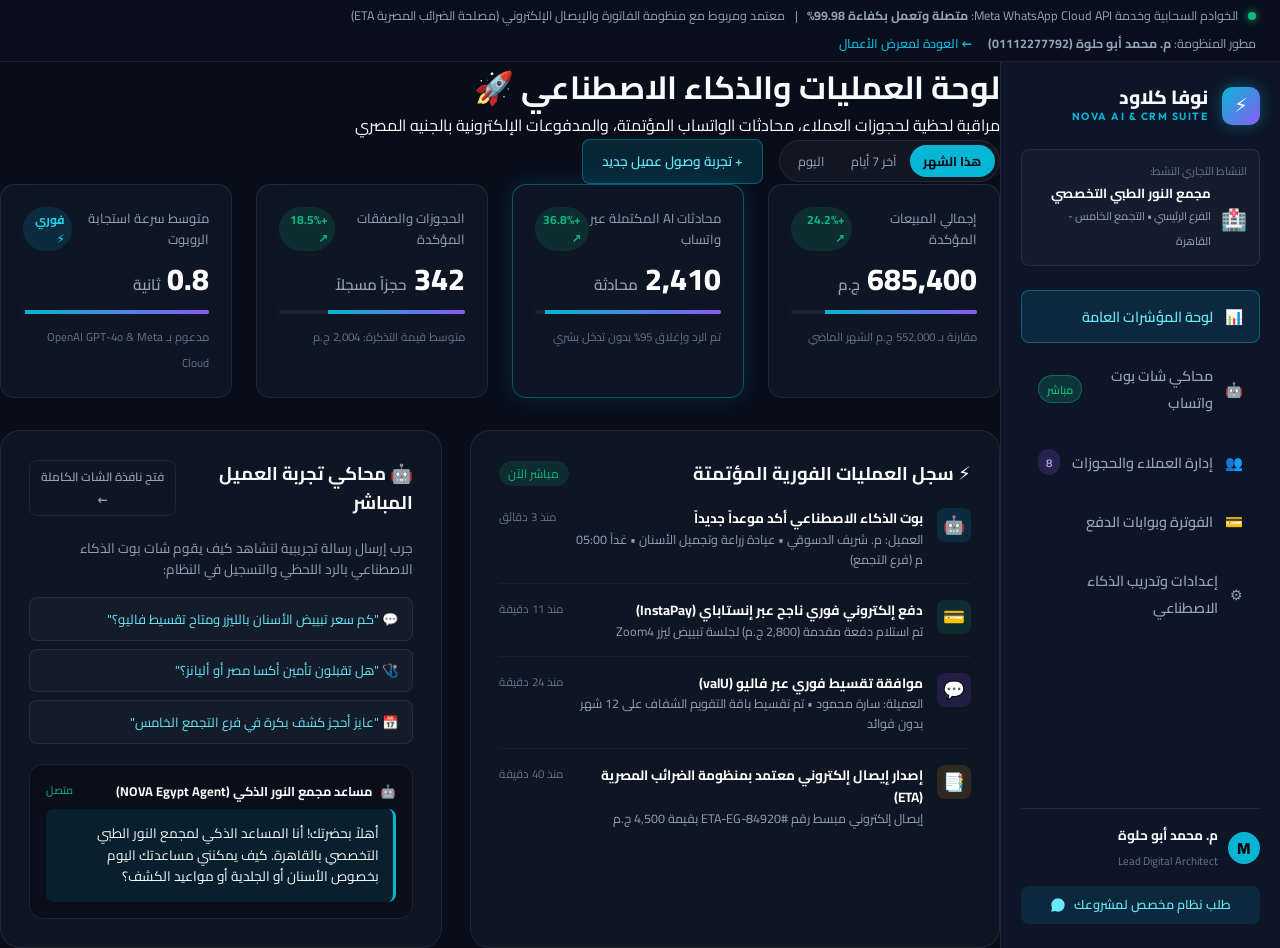
<file: projects/dashboard/index.html>
<!DOCTYPE html>
<html lang="ar" dir="rtl">
<head>
  <meta charset="UTF-8">
  <meta name="viewport" content="width=device-width, initial-scale=1.0">
  <title>نوفا كلاود | NOVA Smart AI & CRM Business Suite</title>
  <meta name="description" content="منظومة سحابية ذكية للأنشطة التجارية في مصر لإدارة المبيعات، حجوزات العملاء، وأتمتة الردود على واتساب بالذكاء الاصطناعي مع الفاتورة والإيصال الإلكتروني.">
  <meta name="theme-color" content="#0b1120">

  <!-- Google Fonts: Cairo & Outfit -->
  <link rel="preconnect" href="https://fonts.googleapis.com">
  <link rel="preconnect" href="https://fonts.gstatic.com" crossorigin>
  <link href="https://fonts.googleapis.com/css2?family=Cairo:wght@300;400;600;700;800;900&family=Outfit:wght@400;600;700;800&display=swap" rel="stylesheet">

  <link rel="stylesheet" href="css/style.css">
</head>
<body class="dashboard-theme">

  <!-- Top System Status Strip -->
  <div class="system-status-strip">
    <div class="container-fluid strip-inner">
      <div class="status-left">
        <span class="pulse-dot"></span>
        <span>الخوادم السحابية وخدمة Meta WhatsApp Cloud API: <strong>متصلة وتعمل بكفاءة 99.98%</strong></span>
        <span class="divider">|</span>
        <span>معتمد ومربوط مع منظومة الفاتورة والإيصال الإلكتروني (مصلحة الضرائب المصرية ETA)</span>
      </div>
      <div class="status-right">
        <span>مطور المنظومة: <strong>م. محمد أبو حلوة (01112277792)</strong></span>
        <a href="../../index.html" class="back-portfolio-link">← العودة لمعرض الأعمال</a>
      </div>
    </div>
  </div>

  <div class="app-layout">
    
    <!-- Sidebar Navigation -->
    <aside class="app-sidebar" id="sidebar">
      <div class="sidebar-header">
        <div class="app-brand">
          <div class="brand-logo-glow">⚡</div>
          <div class="brand-names">
            <span class="app-name">نوفا كلاود</span>
            <span class="app-sub">NOVA AI & CRM SUITE</span>
          </div>
        </div>
      </div>

      <!-- Active Workspace Selector (Egypt) -->
      <div class="workspace-card">
        <span class="ws-label">النشاط التجاري النشط:</span>
        <div class="ws-selector">
          <span class="ws-icon">🏥</span>
          <div>
            <strong>مجمع النور الطبي التخصصي</strong>
            <small>الفرع الرئيسي • التجمع الخامس - القاهرة</small>
          </div>
        </div>
      </div>

      <nav class="sidebar-nav">
        <button class="nav-tab active" data-tab="analytics">
          <span class="tab-icon">📊</span>
          <span>لوحة المؤشرات العامة</span>
        </button>

        <button class="nav-tab" data-tab="ai-chat">
          <span class="tab-icon">🤖</span>
          <span>محاكي شات بوت واتساب</span>
          <span class="nav-badge live">مباشر</span>
        </button>

        <button class="nav-tab" data-tab="crm">
          <span class="tab-icon">👥</span>
          <span>إدارة العملاء والحجوزات</span>
          <span class="nav-badge count" id="crmBadgeCount">8</span>
        </button>

        <button class="nav-tab" data-tab="invoices">
          <span class="tab-icon">💳</span>
          <span>الفوترة وبوابات الدفع</span>
        </button>

        <button class="nav-tab" data-tab="ai-settings">
          <span class="tab-icon">⚙️</span>
          <span>إعدادات وتدريب الذكاء الاصطناعي</span>
        </button>
      </nav>

      <div class="sidebar-footer">
        <div class="dev-profile-chip">
          <div class="avatar-mini">M</div>
          <div class="profile-info">
            <strong>م. محمد أبو حلوة</strong>
            <small>Lead Digital Architect</small>
          </div>
        </div>
        <a href="https://wa.me/201112277792?text=%D9%85%D8%B1%D8%AD%D8%A8%D8%A7%D9%8B%20%D8%A8%D8%B4%D9%85%D9%87%D9%86%D8%AF%D8%B3%20%D9%85%D8%AD%D9%85%D8%AF%D8%8C%20%D8%A3%D8%B1%D8%BA%D8%A8%20%D9%81%D9%8A%20%D8%A7%D9%84%D8%A7%D8%B3%D8%AA%D9%81%D8%B3%D8%A7%D8%B1%20%D8%B9%D9%86%20%D8%AA%D8%B7%D9%88%D9%8A%D8%B1%20%D9%85%D9%86%D8%B8%D9%88%D9%85%D8%A9%20%D8%A5%D8%AF%D8%A7%D8%B1%D9%8A%D8%A9%20%D9%88%D8%B4%D8%A7%D8%AA%20%D8%A8%D9%88%D8%AA%20%D9%84%D9%86%D8%B4%D8%A7%D8%B7%D9%8A%20%D9%81%D9%8A%20%D9%85%D8%B5%D8%B1" target="_blank" rel="noopener" class="btn btn-consult-dev">
          <span>طلب نظام مخصص لمشروعك</span>
          <svg viewBox="0 0 24 24" width="16" height="16" fill="currentColor">
            <path d="M12 2C6.48 2 2 6.48 2 12c0 1.54.36 2.98.97 4.29L2 22l5.88-.94C9.14 21.66 10.53 22 12 22c5.52 0 10-4.48 10-10S17.52 2 12 2z"/>
          </svg>
        </a>
      </div>
    </aside>

    <!-- Main Content Stage -->
    <main class="app-main-stage">
      
      <!-- Top Action Bar -->
      <header class="stage-topbar">
        <div class="topbar-welcome">
          <h1>لوحة العمليات والذكاء الاصطناعي 🚀</h1>
          <p class="subtitle">مراقبة لحظية لحجوزات العملاء، محادثات الواتساب المؤتمتة، والمدفوعات الإلكترونية بالجنيه المصري</p>
        </div>

        <div class="topbar-actions">
          <div class="time-filter-pill">
            <span class="active">هذا الشهر</span>
            <span>آخر 7 أيام</span>
            <span>اليوم</span>
          </div>

          <button class="btn btn-primary-glass" id="triggerNewDemoLead">
            <span>+ تجربة وصول عميل جديد</span>
          </button>
        </div>
      </header>

      <!-- TAB 1: EXECUTIVE ANALYTICS -->
      <section class="tab-content active" id="tab-analytics">
        
        <!-- KPI Cards Grid (EGP Currency) -->
        <div class="kpi-grid">
          
          <div class="kpi-card">
            <div class="kpi-header">
              <span class="kpi-title">إجمالي المبيعات المؤكدة</span>
              <span class="kpi-trend up">+24.2% ↗</span>
            </div>
            <div class="kpi-value" id="kpiRevenue">685,400 <small>ج.م</small></div>
            <div class="kpi-progress-bar">
              <div class="fill" style="width: 82%;"></div>
            </div>
            <span class="kpi-footer-note">مقارنة بـ 552,000 ج.م الشهر الماضي</span>
          </div>

          <div class="kpi-card highlight-glow">
            <div class="kpi-header">
              <span class="kpi-title">محادثات AI المكتملة عبر واتساب</span>
              <span class="kpi-trend up">+36.8% ↗</span>
            </div>
            <div class="kpi-value" id="kpiChats">2,410 <small>محادثة</small></div>
            <div class="kpi-progress-bar">
              <div class="fill" style="width: 95%;"></div>
            </div>
            <span class="kpi-footer-note">تم الرد وإغلاق 95% بدون تدخل بشري</span>
          </div>

          <div class="kpi-card">
            <div class="kpi-header">
              <span class="kpi-title">الحجوزات والصفقات المؤكدة</span>
              <span class="kpi-trend up">+18.5% ↗</span>
            </div>
            <div class="kpi-value" id="kpiBookings">342 <small>حجزاً مسجلاً</small></div>
            <div class="kpi-progress-bar">
              <div class="fill" style="width: 74%;"></div>
            </div>
            <span class="kpi-footer-note">متوسط قيمة التذكرة: 2,004 ج.م</span>
          </div>

          <div class="kpi-card">
            <div class="kpi-header">
              <span class="kpi-title">متوسط سرعة استجابة الروبوت</span>
              <span class="kpi-trend neutral">فوري ⚡</span>
            </div>
            <div class="kpi-value">0.8 <small>ثانية</small></div>
            <div class="kpi-progress-bar">
              <div class="fill" style="width: 99%;"></div>
            </div>
            <span class="kpi-footer-note">مدعوم بـ OpenAI GPT-4o & Meta Cloud</span>
          </div>

        </div>

        <!-- Split Grid: Live Activity & Visual Distribution -->
        <div class="dashboard-split-grid">
          
          <!-- Live Activity Feed -->
          <div class="card-glass activity-card">
            <div class="card-header-flex">
              <h3>⚡ سجل العمليات الفورية المؤتمتة</h3>
              <span class="live-pulse-badge">مباشر الآن</span>
            </div>

            <div class="activity-timeline" id="activityFeed">
              <div class="activity-item">
                <div class="act-icon bot">🤖</div>
                <div class="act-details">
                  <strong>بوت الذكاء الاصطناعي أكد موعداً جديداً</strong>
                  <p>العميل: م. شريف الدسوقي • عيادة زراعة وتجميل الأسنان • غداً 05:00 م (فرع التجمع)</p>
                </div>
                <span class="act-time">منذ 3 دقائق</span>
              </div>

              <div class="activity-item">
                <div class="act-icon pay">💳</div>
                <div class="act-details">
                  <strong>دفع إلكتروني فوري ناجح عبر إنستاباي (InstaPay)</strong>
                  <p>تم استلام دفعة مقدمة (2,800 ج.م) لجلسة تبييض ليزر Zoom4</p>
                </div>
                <span class="act-time">منذ 11 دقيقة</span>
              </div>

              <div class="activity-item">
                <div class="act-icon msg">💬</div>
                <div class="act-details">
                  <strong>موافقة تقسيط فوري عبر فاليو (valU)</strong>
                  <p>العميلة: سارة محمود • تم تقسيط باقة التقويم الشفاف على 12 شهر بدون فوائد</p>
                </div>
                <span class="act-time">منذ 24 دقيقة</span>
              </div>

              <div class="activity-item">
                <div class="act-icon invoice">📑</div>
                <div class="act-details">
                  <strong>إصدار إيصال إلكتروني معتمد بمنظومة الضرائب المصرية (ETA)</strong>
                  <p>إيصال إلكتروني مبسط رقم #ETA-EG-84920 بقيمة 4,500 ج.م</p>
                </div>
                <span class="act-time">منذ 40 دقيقة</span>
              </div>
            </div>
          </div>

          <!-- Quick Interactive Control Widget -->
          <div class="card-glass control-card">
            <div class="card-header-flex">
              <h3>🤖 محاكي تجربة العميل المباشر</h3>
              <button class="btn btn-xs btn-outline" id="switchToChatBtn">فتح نافذة الشات الكاملة ←</button>
            </div>
            
            <p class="quick-desc">جرب إرسال رسالة تجريبية لتشاهد كيف يقوم شات بوت الذكاء الاصطناعي بالرد اللحظي والتسجيل في النظام:</p>

            <div class="quick-chat-prompts">
              <button class="prompt-chip" data-query="كم سعر تبييض الأسنان بالليزر وهل متاح تقسيط مع فاليو؟">
                💬 "كم سعر تبييض الأسنان بالليزر ومتاح تقسيط فاليو؟"
              </button>
              <button class="prompt-chip" data-query="هل تقبلون كروت تأمين أكسا أو أليانز مصر؟">
                🩺 "هل تقبلون تأمين أكسا مصر أو أليانز؟"
              </button>
              <button class="prompt-chip" data-query="عايز أحجز كشف استشاري بكرة في فرع التجمع الخامس">
                📅 "عايز أحجز كشف بكرة في فرع التجمع الخامس"
              </button>
            </div>

            <div class="bot-preview-box">
              <div class="bot-msg-header">
                <span class="bot-avatar">🤖</span>
                <strong>مساعد مجمع النور الذكي (NOVA Egypt Agent)</strong>
                <span class="online-indicator">متصل</span>
              </div>
              <div class="bot-preview-bubble" id="quickBotReply">
                أهلاً بحضرتك! أنا المساعد الذكي لمجمع النور الطبي التخصصي بالقاهرة. كيف يمكنني مساعدتك اليوم بخصوص الأسنان أو الجلدية أو مواعيد الكشف؟
              </div>
            </div>
          </div>

        </div>

      </section>

      <!-- TAB 2: LIVE AI WHATSAPP SIMULATOR -->
      <section class="tab-content" id="tab-ai-chat">
        <div class="chat-simulator-container">
          
          <div class="chat-info-side">
            <span class="badge-pill-cyan">محاكي محادثات واتساب التفاعلي (مصر)</span>
            <h2>شات بوت ذكاء اصطناعي يفهم اللهجة المصرية ويرد كأنه موظف خبير</h2>
            <p>
              تم تدريب هذا النموذج ليتعامل مع استفسارات الأسعار بالجنيه المصري، التحقق من شركات التأمين الطبي المعتمدة بمصر، حجز المواعيد في جدول الطبيب، وإرسال روابط الدفع المباشر عبر إنستاباي وفاليو وفودافون كاش دون أن تفقد أي عميل.
            </p>

            <div class="chat-features-list">
              <div class="feat-item">
                <span class="icon">⚡</span>
                <div>
                  <strong>استجابة فورية 24/7</strong>
                  <p>لا ينتظر العميل ساعات للرد، بل يحصل على الإجابة الدقيقة والترحيب اللائق خلال ثانية واحدة.</p>
                </div>
              </div>

              <div class="feat-item">
                <span class="icon">🎯</span>
                <div>
                  <strong>فهم اللهجة المصرية الدارجة ومصطلحات الحجز</strong>
                  <p>يفهم الكلمات العامية المصرية بدقة عالية ويستخلص منها نية الحجز والخدمة الطبية المطلوبة فوراً.</p>
                </div>
              </div>

              <div class="feat-item">
                <span class="icon">📑</span>
                <div>
                  <strong>تسجيل وتحديث فوري في قاعدة البيانات</strong>
                  <p>كل موعد يتم تأكيده في المحادثة ينزل فوراً في جدول العملاء وقسم الحجوزات ولوحة المتابعة.</p>
                </div>
              </div>
            </div>

            <div class="test-prompts-tray">
              <span class="lbl">انقر لتجربة أسئلة جاهزة:</span>
              <div class="chips-flex">
                <button class="test-chip" data-msg="السلام عليكم، عندكم تقسيط مع فاليو أو سهولة؟">
                  "عندكم تقسيط مع فاليو أو سهولة؟"
                </button>
                <button class="test-chip" data-msg="عندي وجع شديد في ضرسي ومحتاج كشف طوارئ النهاردة في التجمع">
                  "محتاج كشف طوارئ النهاردة بالتجمع"
                </button>
                <button class="test-chip" data-msg="فين عنوان المركز بالظبط في القاهرة؟">
                  "فين عنوان المركز بالظبط في القاهرة؟"
                </button>
              </div>
            </div>
          </div>

          <!-- Realistic Phone Mockup Interface -->
          <div class="phone-mockup-wrapper">
            <div class="phone-device">
              <div class="phone-speaker"></div>
              
              <!-- WhatsApp Screen Header -->
              <div class="wa-screen-header">
                <div class="wa-contact-info">
                  <div class="wa-avatar">
                    <img src="../../assets/portfolio/avatar.jpg" alt="NOVA Bot">
                  </div>
                  <div>
                    <strong class="wa-name">مجمع النور الطبي 🟢</strong>
                    <small class="wa-status" id="waTypingStatus">حساب أعمال موثق • متصل الآن</small>
                  </div>
                </div>
                <div class="wa-actions">
                  <span>📞</span>
                  <span>⋮</span>
                </div>
              </div>

              <!-- Chat Message History -->
              <div class="wa-messages-body" id="waMessagesContainer">
                
                <div class="wa-msg incoming">
                  <div class="bubble">
                    أهلاً بحضرتك في مجمع النور الطبي التخصصي (فرعي التجمع الخامس والمهندسين) 🦷✨
                    أنا مساعدك الذكي الافتراضي. كيف يمكنني خدمتك اليوم بخصوص الاستفسار عن الأسعار أو حجز موعد كشف؟
                    <span class="wa-time">10:42 ص ✓✓</span>
                  </div>
                </div>

              </div>

              <!-- Chat Input Bar -->
              <form class="wa-input-bar" id="waChatForm">
                <input type="text" id="waInputText" placeholder="اكتب رسالتك هنا للتجربة..." autocomplete="off">
                <button type="submit" class="wa-send-btn" id="waSendBtn">
                  <svg viewBox="0 0 24 24" width="20" height="20" fill="currentColor">
                    <path d="M2.01 21L23 12 2.01 3 2 10l15 2-15 2z"/>
                  </svg>
                </button>
              </form>

            </div>
          </div>

        </div>
      </section>

      <!-- TAB 3: CRM LEADS & BOOKINGS -->
      <section class="tab-content" id="tab-crm">
        <div class="card-glass table-card">
          
          <div class="table-top-toolbar">
            <div class="toolbar-title">
              <h3>سجل العملاء والحجوزات المؤتمتة</h3>
              <p>متابعة فورية للعملاء المحتملين الذين تفاعلوا مع الذكاء الاصطناعي أو حجزوا عبر الموقع في فروع مصر.</p>
            </div>

            <div class="toolbar-controls">
              <div class="search-box">
                <input type="text" id="leadSearchInput" placeholder="بحث بالاسم أو رقم الهاتف...">
              </div>

              <select id="statusFilterSelect" class="filter-dropdown">
                <option value="all">جميع الحالات</option>
                <option value="confirmed">موعد مؤكد</option>
                <option value="ai-followup">متابعة الذكاء الاصطناعي</option>
                <option value="paid">تم السداد</option>
                <option value="new">عميل جديد</option>
              </select>
            </div>
          </div>

          <div class="responsive-table-wrap">
            <table class="crm-table">
              <thead>
                <tr>
                  <th>اسم العميل</th>
                  <th>رقم الهاتف</th>
                  <th>الخدمة المطلوبة</th>
                  <th>تاريخ وتوقيت الموعد</th>
                  <th>الحالة</th>
                  <th>القيمة التقديرية</th>
                  <th>الإجراء السريع</th>
                </tr>
              </thead>
              <tbody id="crmTableBody">
                <tr data-status="confirmed">
                  <td>
                    <div class="client-cell">
                      <div class="initial-avatar">ش</div>
                      <strong>م. شريف كمال الدسوقي</strong>
                    </div>
                  </td>
                  <td dir="ltr">0102 941 8820</td>
                  <td>ابتسامة هوليوود (إيماكس ألماني)</td>
                  <td>غداً • 06:00 م (التجمع)</td>
                  <td><span class="status-tag confirmed">✓ موعد مؤكد</span></td>
                  <td>18,500 ج.م</td>
                  <td>
                    <a href="https://wa.me/201112277792?text=%D9%85%D8%B1%D8%AD%D8%A8%D8%A7%D9%8B%20%D8%A8%D8%B4%D9%85%D9%87%D9%86%D8%AF%D8%B3%20%D8%B4%D8%B1%D9%8A%D9%81%D8%8C%20%D9%86%D8%A4%D9%83%D8%AF%20%D9%85%D9%88%D8%B9%D8%AF%20%D8%AD%D8%B6%D8%B1%D8%AA%D9%83%20%D8%BA%D8%AF%D8%A7%D9%8B%20%D8%A8%D9%81%D8%B1%D8%B9%20%D8%A7%D9%84%D8%AA%D8%AC%D9%85%D8%B9" target="_blank" class="btn btn-xs btn-outline">واتساب</a>
                  </td>
                </tr>

                <tr data-status="ai-followup">
                  <td>
                    <div class="client-cell">
                      <div class="initial-avatar">س</div>
                      <strong>أ. سارة محمود عزت</strong>
                    </div>
                  </td>
                  <td dir="ltr">0111 832 9940</td>
                  <td>التقويم الشفاف إنفزلاين</td>
                  <td>بانتظار تأكيد العميل</td>
                  <td><span class="status-tag followup">🤖 متابعة AI مستمرة</span></td>
                  <td>14,000 ج.م</td>
                  <td>
                    <button class="btn btn-xs btn-outline change-status-btn" data-name="سارة محمود">تحديث الحالة</button>
                  </td>
                </tr>

                <tr data-status="paid">
                  <td>
                    <div class="client-cell">
                      <div class="initial-avatar">ط</div>
                      <strong>د. طارق عبدالحميد</strong>
                    </div>
                  </td>
                  <td dir="ltr">0128 554 9012</td>
                  <td>زراعة أسنان فورية سويسرية</td>
                  <td>الخميس • 04:30 م (المهندسين)</td>
                  <td><span class="status-tag paid">💳 تم الدفع (إنستاباي)</span></td>
                  <td>9,500 ج.م</td>
                  <td>
                    <a href="#tab-invoices" class="btn btn-xs btn-outline jump-invoice-btn" data-client="د. طارق عبدالحميد" data-amount="9500">عرض الفاتورة</a>
                  </td>
                </tr>

                <tr data-status="new">
                  <td>
                    <div class="client-cell">
                      <div class="initial-avatar">ر</div>
                      <strong>أ. ريم محمد فريد</strong>
                    </div>
                  </td>
                  <td dir="ltr">0106 312 4470</td>
                  <td>تبييض الأسنان بالليزر Zoom4</td>
                  <td>اليوم • 07:00 م (التجمع)</td>
                  <td><span class="status-tag new">★ عميل جديد</span></td>
                  <td>2,800 ج.م</td>
                  <td>
                    <button class="btn btn-xs btn-primary confirm-lead-btn" data-name="ريم محمد فريد">تأكيد الحجز</button>
                  </td>
                </tr>
              </tbody>
            </table>
          </div>

        </div>
      </section>

      <!-- TAB 4: INVOICING & PAYMENT GATEWAY (EGYPT ETA) -->
      <section class="tab-content" id="tab-invoices">
        <div class="invoicing-grid">
          
          <!-- Generator Form -->
          <div class="card-glass invoice-form-card">
            <h3>📑 إصدار فاتورة / إيصال إلكتروني فوري</h3>
            <p>متوافقة مع متطلبات منظومة الفاتورة والإيصال الإلكتروني لمصلحة الضرائب المصرية (ETA).</p>

            <form id="invoiceForm">
              <div class="form-row-duo">
                <div class="f-group">
                  <label for="invClient">اسم العميل / المراجع *</label>
                  <input type="text" id="invClient" value="م. شريف كمال الدسوقي" required>
                </div>
                <div class="f-group">
                  <label for="invService">الخدمة الطبية / البند *</label>
                  <input type="text" id="invService" value="جلسة تبييض أسنان احترافي 3D + تنظيف" required>
                </div>
              </div>

              <div class="form-row-duo">
                <div class="f-group">
                  <label for="invAmount">المبلغ الإجمالي شامل الضريبة (ج.م) *</label>
                  <input type="number" id="invAmount" value="2800" required>
                </div>
                <div class="f-group">
                  <label for="invPaymentMethod">طريقة السداد المعتمدة *</label>
                  <select id="invPaymentMethod">
                    <option value="إنستاباي (InstaPay التحويل اللحظي)">إنستاباي (InstaPay التحويل اللحظي)</option>
                    <option value="تقسيط فاليو (valU حتى 60 شهر)">تقسيط فاليو (valU حتى 60 شهر)</option>
                    <option value="بطاقة بنكية / كروت ميزة (Meeza / Visa / Master)">بطاقة بنكية / كروت ميزة (Meeza / Visa / Master)</option>
                    <option value="فودافون كاش ومحافظ إلكترونية (Smart Wallets)">فودافون كاش ومحافظ إلكترونية (Smart Wallets)</option>
                    <option value="فوري (Fawry Pay)">فوري (Fawry Pay)</option>
                    <option value="تأمين طبي معتمد (AXA / Allianz / MetLife)">تأمين طبي معتمد (AXA / Allianz / MetLife)</option>
                  </select>
                </div>
              </div>

              <button type="submit" class="btn btn-primary btn-block">
                <span>توليد الإيصال الإلكتروني ورمز الضرائب المصرية (ETA QR)</span>
              </button>
            </form>
          </div>

          <!-- Live Invoice Preview Paper -->
          <div class="invoice-paper-card">
            <div class="invoice-paper">
              <div class="inv-head">
                <div class="inv-brand-side">
                  <h4>مجمع النور الطبي التخصصي (ش.م.م)</h4>
                  <small>رقم التسجيل الضريبي: 492-819-204</small>
                  <small>سجل تجاري: 184920 استثمار القاهرة</small>
                  <small>ترخيص وزارة الصحة: 2024-MOH-EG-9182</small>
                </div>
                <div class="inv-qr-box">
                  <!-- Simulated SVG QR Code for ETA Egypt -->
                  <svg viewBox="0 0 100 100" width="70" height="70" fill="#000">
                    <rect width="100" height="100" fill="#fff"/>
                    <rect x="10" y="10" width="25" height="25" fill="#000"/>
                    <rect x="15" y="15" width="15" height="15" fill="#fff"/>
                    <rect x="65" y="10" width="25" height="25" fill="#000"/>
                    <rect x="70" y="15" width="15" height="15" fill="#fff"/>
                    <rect x="10" y="65" width="25" height="25" fill="#000"/>
                    <rect x="15" y="70" width="15" height="15" fill="#fff"/>
                    <rect x="45" y="20" width="10" height="20" fill="#000"/>
                    <rect x="40" y="50" width="20" height="10" fill="#000"/>
                    <rect x="65" y="65" width="20" height="20" fill="#000"/>
                  </svg>
                  <span class="qr-lbl">ETA Compliant (Egypt)</span>
                </div>
              </div>

              <div class="inv-meta-row">
                <div><span>رقم الإيصال:</span> <strong id="invNumberDisplay">#ETA-EG-98241</strong></div>
                <div><span>التاريخ:</span> <strong id="invDateDisplay">2026-10-18</strong></div>
              </div>

              <div class="inv-client-info">
                <span>إيصال صادر إلى:</span>
                <strong id="invClientDisplay">م. شريف كمال الدسوقي</strong>
              </div>

              <table class="inv-items-table">
                <thead>
                  <tr>
                    <th>الوصف</th>
                    <th>السعر الأساسي</th>
                    <th>ض.ق.م (14%)</th>
                    <th>الإجمالي</th>
                  </tr>
                </thead>
                <tbody>
                  <tr>
                    <td id="invServiceDisplay">جلسة تبييض أسنان احترافي 3D + تنظيف</td>
                    <td id="invBaseDisplay">2,456.14 ج.م</td>
                    <td id="invVatDisplay">343.86 ج.م</td>
                    <td id="invTotalDisplay" class="total-cell">2,800.00 ج.م</td>
                  </tr>
                </tbody>
              </table>

              <div class="inv-footer-strip">
                <div><span>طريقة السداد:</span> <strong id="invMethodDisplay">إنستاباي / InstaPay</strong></div>
                <div><span class="paid-stamp">✓ مدفوعة بالكامل</span></div>
              </div>

              <div class="inv-actions-row">
                <button class="btn btn-xs btn-outline" onclick="window.print()">🖨️ طباعة الفاتورة</button>
                <a href="https://wa.me/201112277792?text=%D8%A5%D9%8A%D8%B5%D8%A7%D9%84%20%D8%B6%D8%B1%D9%8A%D8%A8%D9%8A%20%D9%85%D9%86%20%D9%85%D9%86%D8%B8%D9%88%D9%85%D8%A9%20%D9%86%D9%88%D9%81%D8%A7%20%D9%83%D9%84%D8%A7%D9%88%D8%AF%20%D9%85%D8%B5%D8%B1" target="_blank" class="btn btn-xs btn-outline">إرسال للعميل عبر واتساب</a>
              </div>
            </div>
          </div>

        </div>
      </section>

      <!-- TAB 5: AI BRAIN SETTINGS -->
      <section class="tab-content" id="tab-ai-settings">
        <div class="card-glass ai-settings-card">
          <div class="settings-header">
            <h3>🧠 إعدادات وتدريب شخصية الذكاء الاصطناعي (AI Prompt & Memory)</h3>
            <p>تخصيص نبرة الحديث باللهجة المصرية، سياسة الخصومات، والتعليمات الصارمة التي يتبعها الروبوت أثناء محادثة العملاء على واتساب.</p>
          </div>

          <div class="settings-form-grid">
            <div class="set-group">
              <label>شخصية ونبرة الروبوت (Persona & Tone):</label>
              <select id="botToneSelect">
                <option value="polite">مرحب، احترافي، ولهجة مصرية راقية ومحترمة (تناسب عيادات القاهرة الجديدة والشيخ زايد)</option>
                <option value="sales">بيعي نشط يركز على إغلاق الحجز وتأكيد الموعد فوراً</option>
                <option value="medical">طبي واستشاري دقيق يشرح الإجراءات الطبية باحترافية</option>
              </select>
            </div>

            <div class="set-group">
              <label>سياسة منح الخصومات التلقائية:</label>
              <select id="botDiscountSelect">
                <option value="limit10">السماح بخصم لا يتجاوز 10% فقط عند تردد العميل</option>
                <option value="freeExam">عرض كشف واستشارة مجانية عند حجز أي إجراء علاجي فوق 2,000 ج.م</option>
                <option value="none">ممنوع إعطاء أي خصم إضافي غير العروض المعلنة</option>
              </select>
            </div>

            <div class="set-group full-width">
              <label>التعليمات المخصصة للروبوت (System Prompt):</label>
              <textarea rows="4" class="custom-prompt-area" id="botSystemPrompt">أنت المساعد الذكي الرسمي لمجمع النور الطبي بالقاهرة الجديدة (فرعي التجمع الخامس والمهندسين). تحدث بلباقة واحترافية راقية. ساعد المرضى في معرفة أسعار جلسات الأسنان والجلدية وعروض التقسيط مع فاليو، واشرح لهم قبول كروت التأمين الكبرى (أكسا، أليانز، متلايف، بوبا مصر)، ورتب لهم المواعيد في جدول الأطباء.</textarea>
            </div>

            <div class="set-actions">
              <button class="btn btn-primary" id="saveAiSettingsBtn">
                <span>حفظ التعديلات وتحديث الروبوت فوراً</span>
              </button>
              <span class="save-status-msg" id="saveMsg"></span>
            </div>
          </div>
        </div>
      </section>

    </main>

  </div>

  <script src="js/main.js"></script>
</body>
</html>
</file>
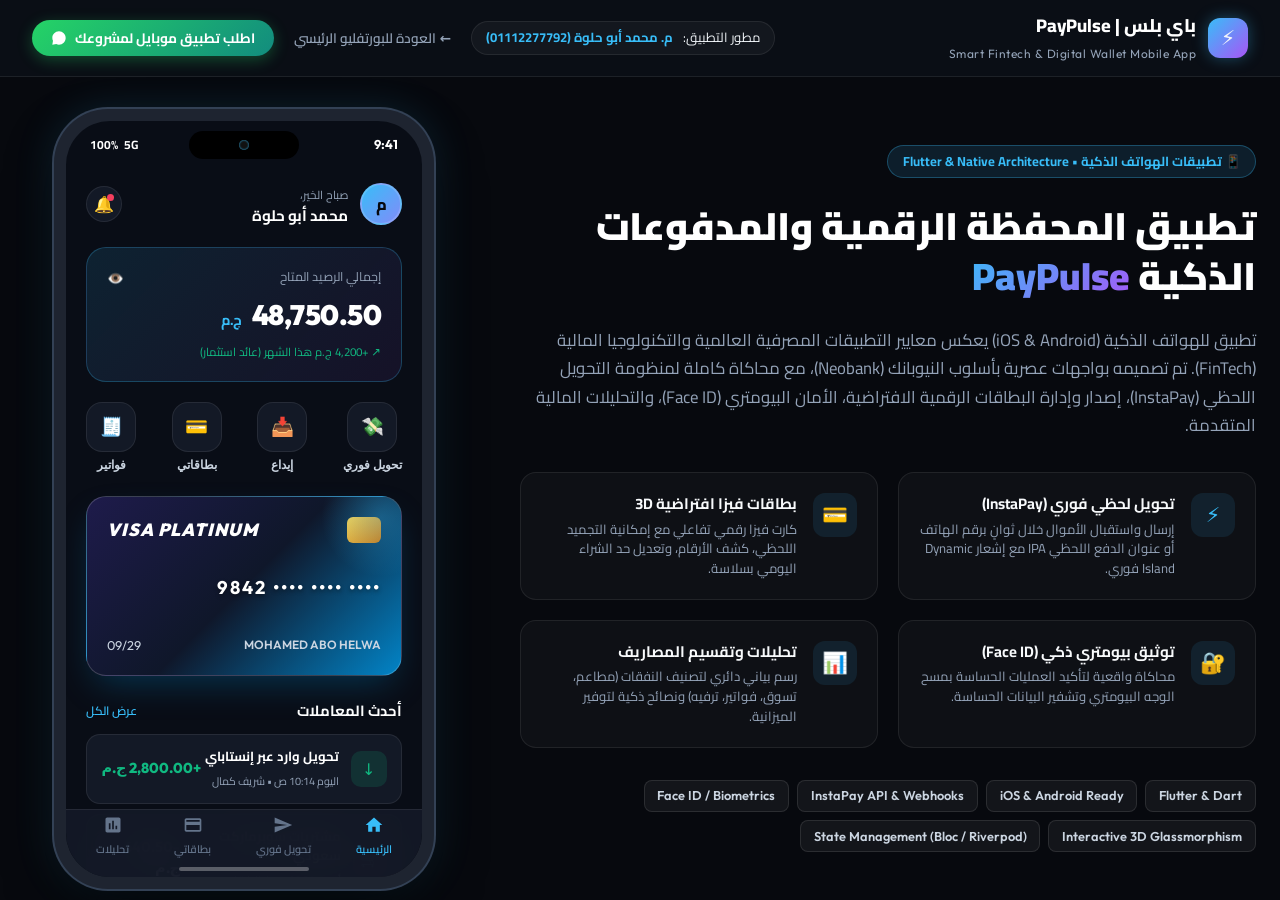
<file: projects/mobile-app/index.html>
<!DOCTYPE html>
<html lang="ar" dir="rtl">
<head>
  <meta charset="UTF-8">
  <meta name="viewport" content="width=device-width, initial-scale=1.0">
  <title>باي بلس | PayPulse - تطبيق المحفظة الرقمية والمدفوعات اللحظية الذكية</title>
  <meta name="description" content="تطبيق هواتف ذكية متكامل للخدمات المصرفية والمدفوعات الفورية (iOS & Android) مبني بتقنيات Flutter الحديثة مع ربط إنستاباي والبطاقات الافتراضية.">
  <meta name="theme-color" content="#07090e">

  <!-- Google Fonts: Cairo & Outfit -->
  <link rel="preconnect" href="https://fonts.googleapis.com">
  <link rel="preconnect" href="https://fonts.gstatic.com" crossorigin>
  <link href="https://fonts.googleapis.com/css2?family=Cairo:wght@300;400;600;700;800;900&family=Outfit:wght@400;600;700;800&display=swap" rel="stylesheet">

  <link rel="stylesheet" href="css/style.css">
</head>
<body>

  <!-- Showcase Top Navbar -->
  <header class="showcase-header">
    <div class="header-container">
      <div class="brand-badge">
        <div class="brand-icon">⚡</div>
        <div class="brand-info">
          <h1>باي بلس | PayPulse</h1>
          <span>Smart Fintech & Digital Wallet Mobile App</span>
        </div>
      </div>

      <div class="header-meta">
        <div class="dev-contact-chip">
          <span>مطور التطبيق:</span>
          <strong>م. محمد أبو حلوة (01112277792)</strong>
        </div>

        <a href="../../index.html" class="back-link">
          <span>← العودة للبورتفليو الرئيسي</span>
        </a>

        <a href="https://wa.me/201112277792?text=%D9%85%D8%B1%D8%AD%D8%A8%D8%A7%D9%8B%20%D8%A8%D8%B4%D9%85%D9%87%D9%86%D8%AF%D8%B3%20%D9%85%D8%AD%D9%85%D8%AF%D8%8C%20%D8%B4%D8%A7%D9%87%D8%AF%D8%AA%20%D9%86%D9%85%D9%88%D8%B0%D8%AC%20%D8%AA%D8%B7%D8%A8%D9%8A%D9%82%20%D8%A7%D9%84%D9%85%D9%88%D8%A8%D8%A7%D9%8A%D9%84%20(PayPulse)%20%D9%88%D8%A3%D8%B1%D8%BA%D8%A8%20%D9%81%D9%8A%20%D8%AA%D9%86%D9%81%D9%8A%D8%B0%20%D8%AA%D8%B7%D8%A8%D9%8A%D9%82%20%D9%85%D8%B4%D8%A7%D8%A8%D9%87%20%D9%84%D9%85%D8%B4%D8%B1%D9%88%D8%B9%D9%8A" target="_blank" rel="noopener" class="btn-hire">
          <span>اطلب تطبيق موبايل لمشروعك</span>
          <svg viewBox="0 0 24 24" width="16" height="16" fill="currentColor">
            <path d="M12 2C6.48 2 2 6.48 2 12c0 1.54.36 2.98.97 4.29L2 22l5.88-.94C9.14 21.66 10.53 22 12 22c5.52 0 10-4.48 10-10S17.52 2 12 2z"/>
          </svg>
        </a>
      </div>
    </div>
  </header>

  <!-- Main Showcase Stage -->
  <main class="showcase-stage">
    
    <!-- Left Column: Technical Context & App Architecture -->
    <div class="app-description-side">
      <span class="pill-tag">📱 تطبيقات الهواتف الذكية • Flutter & Native Architecture</span>
      
      <h2 class="stage-title">
        تطبيق المحفظة الرقمية والمدفوعات الذكية <span>PayPulse</span>
      </h2>

      <p class="stage-desc">
        تطبيق للهواتف الذكية (iOS & Android) يعكس معايير التطبيقات المصرفية العالمية والتكنولوجيا المالية (FinTech). تم تصميمه بواجهات عصرية بأسلوب النيوبانك (Neobank)، مع محاكاة كاملة لمنظومة التحويل اللحظي (InstaPay)، إصدار وإدارة البطاقات الرقمية الافتراضية، الأمان البيومتري (Face ID)، والتحليلات المالية المتقدمة.
      </p>

      <div class="features-grid">
        <div class="feat-card">
          <div class="feat-icon">⚡</div>
          <div class="feat-info">
            <h4>تحويل لحظي فوري (InstaPay)</h4>
            <p>إرسال واستقبال الأموال خلال ثوانٍ برقم الهاتف أو عنوان الدفع اللحظي IPA مع إشعار Dynamic Island فوري.</p>
          </div>
        </div>

        <div class="feat-card">
          <div class="feat-icon">💳</div>
          <div class="feat-info">
            <h4>بطاقات فيزا افتراضية 3D</h4>
            <p>كارت فيزا رقمي تفاعلي مع إمكانية التجميد اللحظي، كشف الأرقام، وتعديل حد الشراء اليومي بسلاسة.</p>
          </div>
        </div>

        <div class="feat-card">
          <div class="feat-icon">🔐</div>
          <div class="feat-info">
            <h4>توثيق بيومتري ذكي (Face ID)</h4>
            <p>محاكاة واقعية لتأكيد العمليات الحساسة بمسح الوجه البيومتري وتشفير البيانات الحساسة.</p>
          </div>
        </div>

        <div class="feat-card">
          <div class="feat-icon">📊</div>
          <div class="feat-info">
            <h4>تحليلات وتقسيم المصاريف</h4>
            <p>رسم بياني دائري لتصنيف النفقات (مطاعم، تسوق، فواتير، ترفيه) ونصائح ذكية لتوفير الميزانية.</p>
          </div>
        </div>
      </div>

      <div class="tech-stack-row">
        <span class="tech-badge">Flutter & Dart</span>
        <span class="tech-badge">iOS & Android Ready</span>
        <span class="tech-badge">InstaPay API & Webhooks</span>
        <span class="tech-badge">Face ID / Biometrics</span>
        <span class="tech-badge">Interactive 3D Glassmorphism</span>
        <span class="tech-badge">State Management (Bloc / Riverpod)</span>
      </div>
    </div>

    <!-- Right Column: Interactive iPhone 16 Pro Frame -->
    <div class="phone-mockup-container">
      <div class="iphone-frame">
        <div class="iphone-screen">
          
          <!-- iPhone Status Bar & Dynamic Island -->
          <div class="iphone-status-bar">
            <span class="status-time">9:41</span>
            
            <div class="dynamic-island" id="dynamicIsland">
              <span class="island-camera"></span>
              <span class="island-notification-text" id="islandNotifText">PayPulse Active</span>
            </div>

            <div class="status-icons">
              <span>5G</span>
              <span>100%</span>
            </div>
          </div>

          <!-- Phone Inner App Screen Container -->
          <div class="app-screen-body">
            
            <!-- SCREEN 1: HOME DASHBOARD -->
            <div class="app-tab-page active" id="page-home">
              
              <!-- App Top User Bar -->
              <div class="app-user-bar">
                <div class="user-info-group">
                  <div class="user-avatar">م</div>
                  <div class="user-text">
                    <small>صباح الخير،</small>
                    <strong>محمد أبو حلوة</strong>
                  </div>
                </div>

                <div class="app-icon-btn">
                  🔔
                  <span class="notif-dot"></span>
                </div>
              </div>

              <!-- Balance Banner -->
              <div class="wallet-balance-card">
                <div class="balance-header">
                  <span>إجمالي الرصيد المتاح</span>
                  <button class="toggle-eye-btn" id="toggleEyeBtn" title="إخفاء / إظهار الرصيد">👁️</button>
                </div>
                <div class="balance-amount" id="balanceDisplay">
                  48,750.50 <small>ج.م</small>
                </div>
                <div class="balance-footer">
                  <span>↗ +4,200 ج.م هذا الشهر (عائد استثمار)</span>
                </div>
              </div>

              <!-- Quick Action Circles -->
              <div class="quick-actions-row">
                <button class="action-item" id="actionQuickSend">
                  <div class="action-circle">💸</div>
                  <span>تحويل فوري</span>
                </button>
                <button class="action-item">
                  <div class="action-circle">📥</div>
                  <span>إيداع</span>
                </button>
                <button class="action-item" id="actionQuickCard">
                  <div class="action-circle">💳</div>
                  <span>بطاقاتي</span>
                </button>
                <button class="action-item">
                  <div class="action-circle">🧾</div>
                  <span>فواتير</span>
                </button>
              </div>

              <!-- Interactive Holographic Virtual Card -->
              <div class="virtual-card-wrapper">
                <div class="virtual-visa-card" id="virtualVisaCard">
                  <div class="card-hologram-glow"></div>
                  
                  <div class="card-top">
                    <div class="card-chip"></div>
                    <span class="card-type">VISA PLATINUM</span>
                  </div>

                  <div class="card-number" id="cardVisualNumber">
                    •••• •••• •••• 9842
                  </div>

                  <div class="card-bottom">
                    <div>
                      <span class="card-holder">MOHAMED ABO HELWA</span>
                    </div>
                    <span class="card-expiry">09/29</span>
                  </div>
                </div>
              </div>

              <!-- Recent Activity List -->
              <div class="section-header-row">
                <h3>أحدث المعاملات</h3>
                <a href="#" class="see-all-link">عرض الكل</a>
              </div>

              <div class="activity-list" id="homeTransactionsList">
                <div class="trans-item">
                  <div class="trans-lead">
                    <div class="trans-icon-box" style="background:rgba(16,185,129,0.15); color:#10b981;">
                      ↓
                    </div>
                    <div class="trans-text">
                      <strong>تحويل وارد عبر إنستاباي</strong>
                      <small>اليوم 10:14 ص • شريف كمال</small>
                    </div>
                  </div>
                  <span class="trans-amount incoming">+2,800.00 ج.م</span>
                </div>

                <div class="trans-item">
                  <div class="trans-lead">
                    <div class="trans-icon-box" style="background:rgba(244,63,94,0.15); color:#f43f5e;">
                      🛒
                    </div>
                    <div class="trans-text">
                      <strong>مشتريات سوبرماركت سعودي</strong>
                      <small>أمس 08:30 م • فيزا بلاتينيوم</small>
                    </div>
                  </div>
                  <span class="trans-amount outgoing">-640.50 ج.م</span>
                </div>

                <div class="trans-item">
                  <div class="trans-lead">
                    <div class="trans-icon-box" style="background:rgba(56,189,248,0.15); color:#38bdf8;">
                      ⚡
                    </div>
                    <div class="trans-text">
                      <strong>فاتورة إنترنت منزلي وي (WE)</strong>
                      <small>14 أكتوبر • فوري إلكتروني</small>
                    </div>
                  </div>
                  <span class="trans-amount outgoing">-380.00 ج.م</span>
                </div>
              </div>

            </div>

            <!-- SCREEN 2: INSTAPAY SEND MONEY -->
            <div class="app-tab-page" id="page-send">
              <div class="instapay-header-banner">
                <span class="instapay-badge-icon">⚡</span>
                <div class="instapay-banner-text">
                  <strong>التحويل اللحظي عبر إنستاباي (InstaPay)</strong>
                  <small>تحويل مباشر لأي حساب بنكي أو محفظة ذكية في مصر</small>
                </div>
              </div>

              <!-- Quick Contacts Tray -->
              <div class="contacts-tray">
                <span class="tray-title">جهات الاتصال المتكررة:</span>
                <div class="contacts-scroll">
                  <button class="contact-avatar-btn selected" data-name="أحمد الشناوي" data-phone="0102 941 8820">
                    <div class="avatar-circle">أ</div>
                    <span>أحمد الشناوي</span>
                  </button>
                  <button class="contact-avatar-btn" data-name="سارة محمود" data-phone="0111 832 9940">
                    <div class="avatar-circle">س</div>
                    <span>سارة محمود</span>
                  </button>
                  <button class="contact-avatar-btn" data-name="محمد فريد" data-phone="0128 554 9012">
                    <div class="avatar-circle">م</div>
                    <span>محمد فريد</span>
                  </button>
                  <button class="contact-avatar-btn" data-name="د. طارق" data-phone="0106 312 4470">
                    <div class="avatar-circle">ط</div>
                    <span>د. طارق</span>
                  </button>
                </div>
              </div>

              <!-- Recipient Input -->
              <div class="input-group-phone">
                <label>رقم الهاتف أو عنوان الدفع (IPA / Mobile):</label>
                <input type="text" class="phone-field" id="sendRecipientInput" value="أحمد الشناوي (0102 941 8820)">
              </div>

              <!-- Amount Box -->
              <div class="amount-keypad-box">
                <div class="amount-input-visual" id="sendAmountVisual">
                  500 ج.م
                </div>

                <div class="chips-presets">
                  <span class="chip-amount" data-val="100">100 ج.م</span>
                  <span class="chip-amount" data-val="500">500 ج.م</span>
                  <span class="chip-amount" data-val="1000">1,000 ج.م</span>
                  <span class="chip-amount" data-val="2500">2,500 ج.م</span>
                </div>
              </div>

              <button class="btn-send-now" id="sendNowBtn">
                <span>تأكيد والتحويل الفوري عبر Face ID</span>
                <svg viewBox="0 0 24 24" width="18" height="18" fill="currentColor">
                  <path d="M2.01 21L23 12 2.01 3 2 10l15 2-15 2z"/>
                </svg>
              </button>
            </div>

            <!-- SCREEN 3: VIRTUAL CARDS & SECURITY -->
            <div class="app-tab-page" id="page-cards">
              <div class="section-header-row" style="margin-top:0.5rem;">
                <h3>إدارة البطاقات الافتراضية</h3>
                <span style="font-size:0.75rem; color:#38bdf8;">+ بطاقة جديدة</span>
              </div>

              <!-- Miniature Card Preview -->
              <div class="virtual-card-wrapper" style="margin-bottom:1rem;">
                <div class="virtual-visa-card" style="height:140px; padding:1rem;">
                  <div class="card-top">
                    <div class="card-chip" style="width:28px; height:20px;"></div>
                    <span class="card-type" style="font-size:0.9rem;">VISA PLATINUM</span>
                  </div>
                  <div class="card-number" style="font-size:0.95rem;">
                    •••• •••• •••• 9842
                  </div>
                  <div class="card-bottom">
                    <span class="card-holder" style="font-size:0.65rem;">MOHAMED ABO HELWA</span>
                    <span class="card-expiry" style="font-size:0.7rem;">09/29</span>
                  </div>
                </div>
              </div>

              <!-- Security Switches -->
              <div class="card-control-switch">
                <div class="switch-label">
                  <strong>تجميد البطاقة مؤقتاً</strong>
                  <small>إيقاف جميع المعاملات فحصاً وفورياً للحماية</small>
                </div>
                <div class="toggle-slider" id="freezeCardToggle">
                  <div class="toggle-knob"></div>
                </div>
              </div>

              <div class="card-control-switch">
                <div class="switch-label">
                  <strong>الشراء عبر الإنترنت (E-Commerce)</strong>
                  <small>السماح بالشراء بالعملات المحلية والأجنبية</small>
                </div>
                <div class="toggle-slider active" id="onlineShopToggle">
                  <div class="toggle-knob"></div>
                </div>
              </div>

              <!-- Limit Slider -->
              <div class="limit-slider-box">
                <div class="title-row">
                  <span>حد الصرف اليومي:</span>
                  <span class="limit-val" id="cardLimitValue">15,000 ج.م</span>
                </div>
                <input type="range" class="range-slider" id="cardLimitSlider" min="1000" max="50000" step="1000" value="15000">
              </div>
            </div>

            <!-- SCREEN 4: SPENDING ANALYTICS -->
            <div class="app-tab-page" id="page-analytics">
              <div class="analytics-hero-card">
                <div class="chart-ring-visual">
                  <div class="chart-center-hole">
                    <span>إجمالي النفقات</span>
                    <strong>8,420 ج.م</strong>
                  </div>
                </div>

                <div class="category-breakdown">
                  <div class="category-row">
                    <div>
                      <span class="cat-bullet" style="background:#38bdf8;"></span>
                      <span>مطاعم وكافيهات</span>
                    </div>
                    <strong>3,100 ج.م (37%)</strong>
                  </div>

                  <div class="category-row">
                    <div>
                      <span class="cat-bullet" style="background:#a855f7;"></span>
                      <span>تسوق ومشتريات</span>
                    </div>
                    <strong>2,400 ج.م (28%)</strong>
                  </div>

                  <div class="category-row">
                    <div>
                      <span class="cat-bullet" style="background:#10b981;"></span>
                      <span>فواتير والتزامات شهرية</span>
                    </div>
                    <strong>1,820 ج.م (22%)</strong>
                  </div>

                  <div class="category-row">
                    <div>
                      <span class="cat-bullet" style="background:#f59e0b;"></span>
                      <span>صحة وصيدليات</span>
                    </div>
                    <strong>1,100 ج.م (13%)</strong>
                  </div>
                </div>
              </div>
            </div>

          </div>

          <!-- Biometric Face ID Modal Simulator -->
          <div class="biometric-modal-overlay" id="biometricModal">
            <div class="face-id-scanner">
              👤
            </div>
            <div class="bio-status-text" id="bioStatusText">
              جاري التحقق عبر Face ID...
            </div>
            <div class="bio-sub">
              المصادقة البيومترية الآمنة لمعاملات إنستاباي
            </div>
          </div>

          <!-- iPhone Bottom App Navigation Bar -->
          <div class="iphone-bottom-nav">
            <button class="nav-phone-item active" data-tab="home">
              <svg viewBox="0 0 24 24"><path d="M10 20v-6h4v6h5v-8h3L12 3 2 12h3v8z"/></svg>
              <span>الرئيسية</span>
            </button>

            <button class="nav-phone-item" data-tab="send">
              <svg viewBox="0 0 24 24"><path d="M2.01 21L23 12 2.01 3 2 10l15 2-15 2z"/></svg>
              <span>تحويل فوري</span>
            </button>

            <button class="nav-phone-item" data-tab="cards">
              <svg viewBox="0 0 24 24"><path d="M20 4H4c-1.11 0-1.99.89-1.99 2L2 18c0 1.11.89 2 2 2h16c1.11 0 2-.89 2-2V6c0-1.11-.89-2-2-2zm0 14H4v-6h16v6zm0-10H4V6h16v2z"/></svg>
              <span>بطاقاتي</span>
            </button>

            <button class="nav-phone-item" data-tab="analytics">
              <svg viewBox="0 0 24 24"><path d="M19 3H5c-1.1 0-2 .9-2 2v14c0 1.1.9 2 2 2h14c1.1 0 2-.9 2-2V5c0-1.1-.9-2-2-2zM9 17H7v-7h2v7zm4 0h-2V7h2v10zm4 0h-2v-4h2v4z"/></svg>
              <span>تحليلات</span>
            </button>

            <div class="home-indicator"></div>
          </div>

        </div>
      </div>
    </div>

  </main>

  <script src="js/app.js"></script>
</body>
</html>
</file>
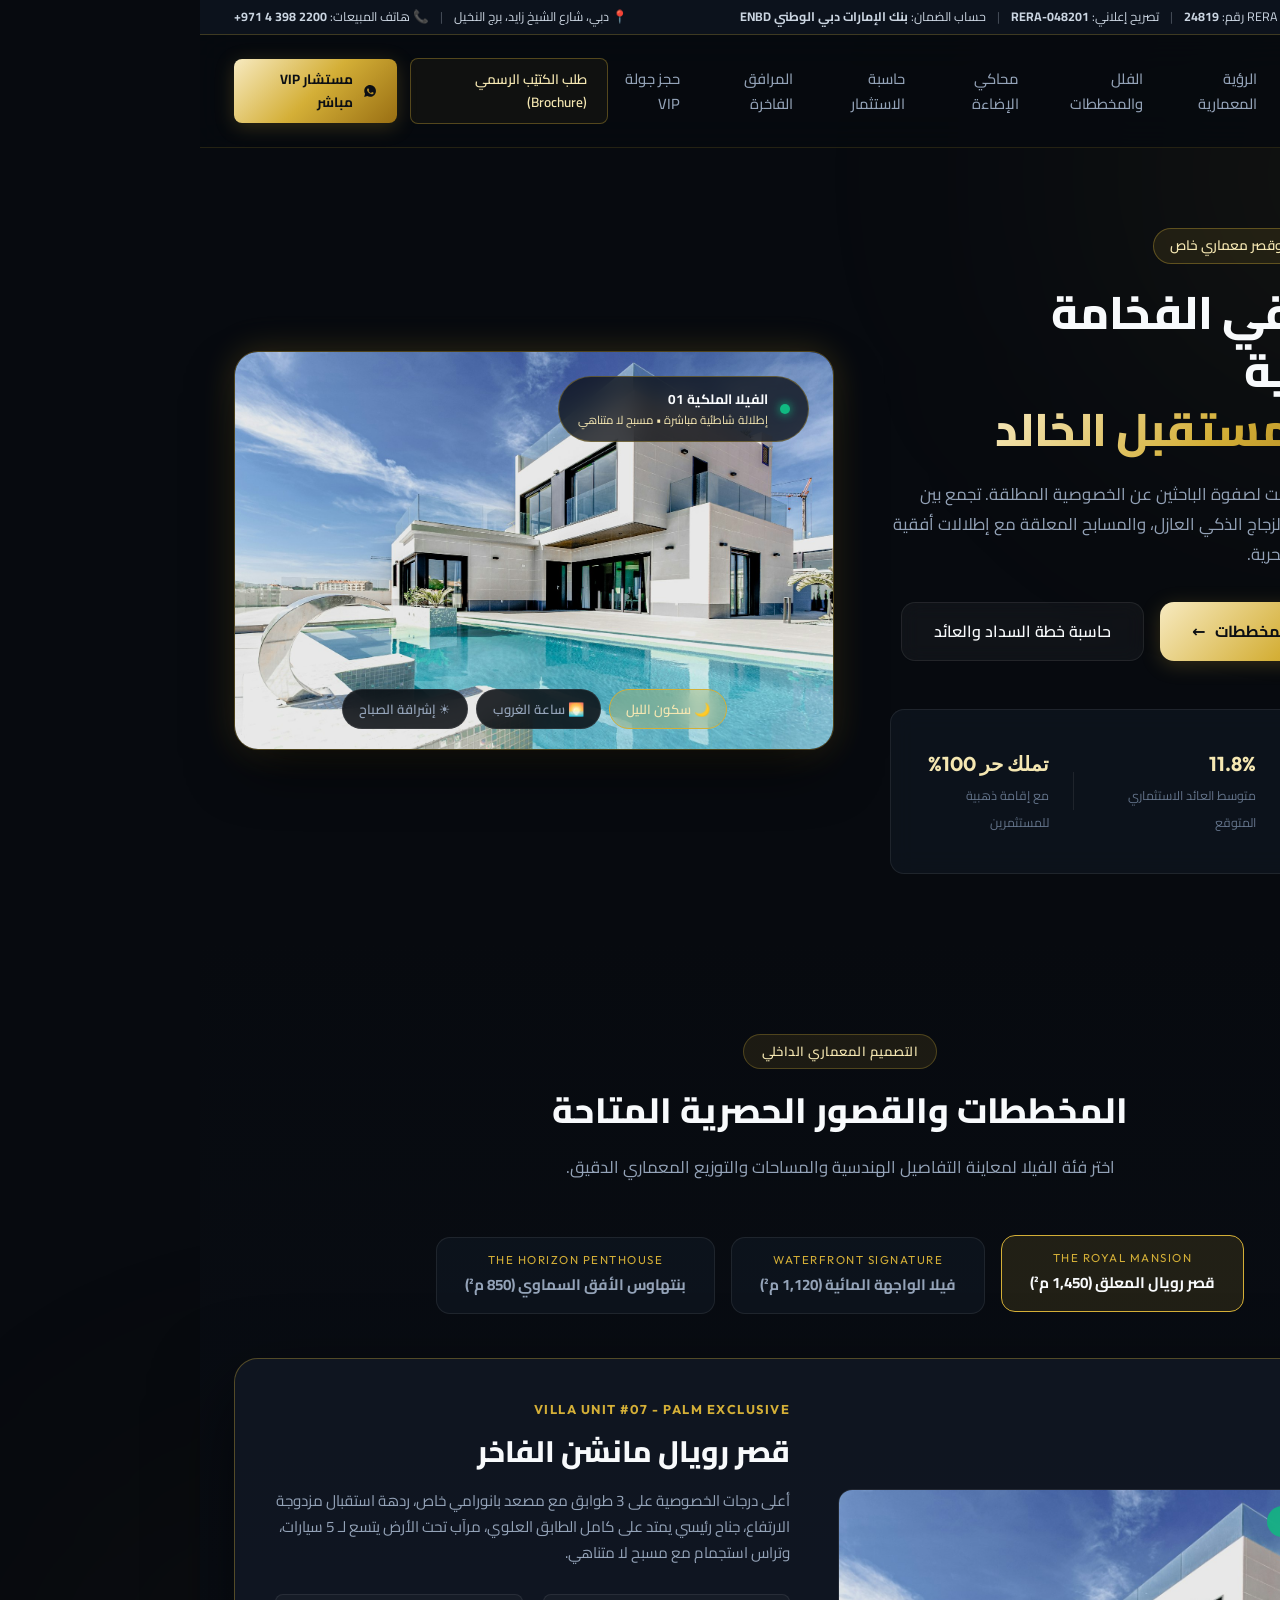
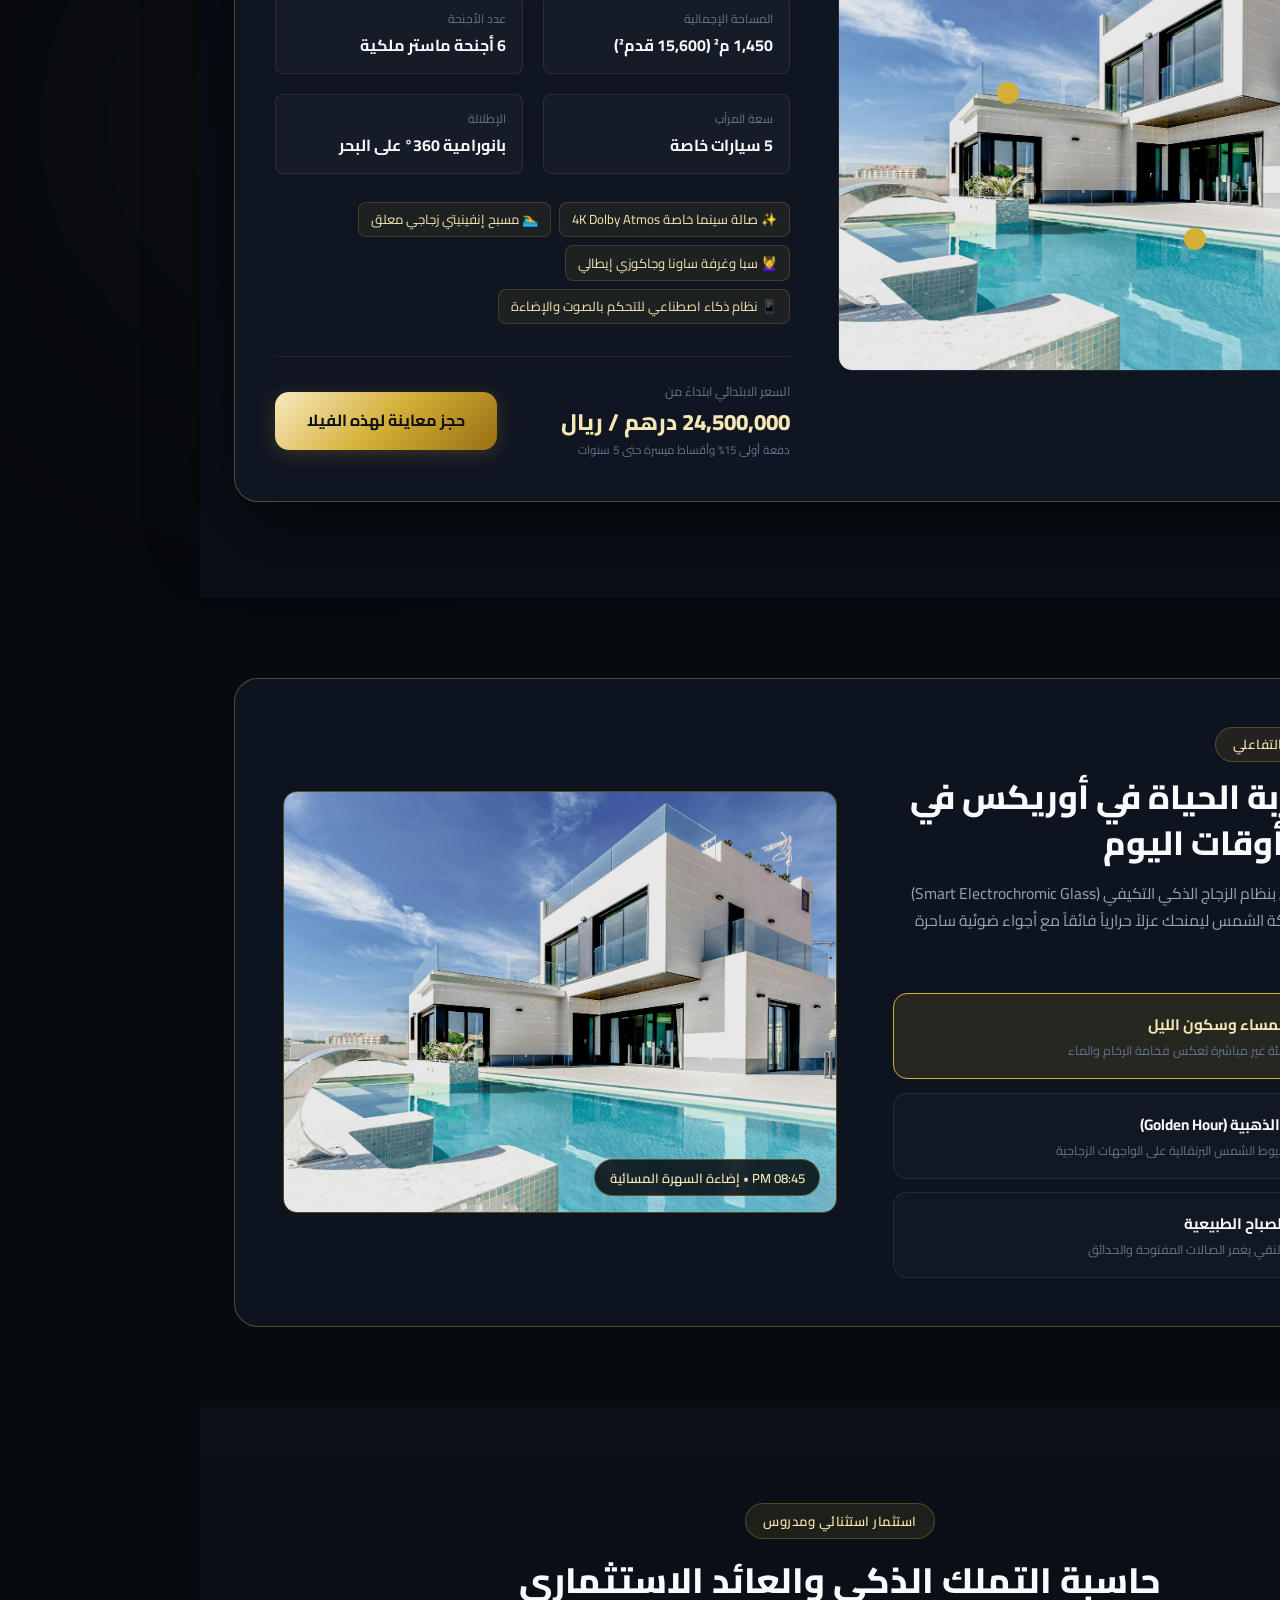
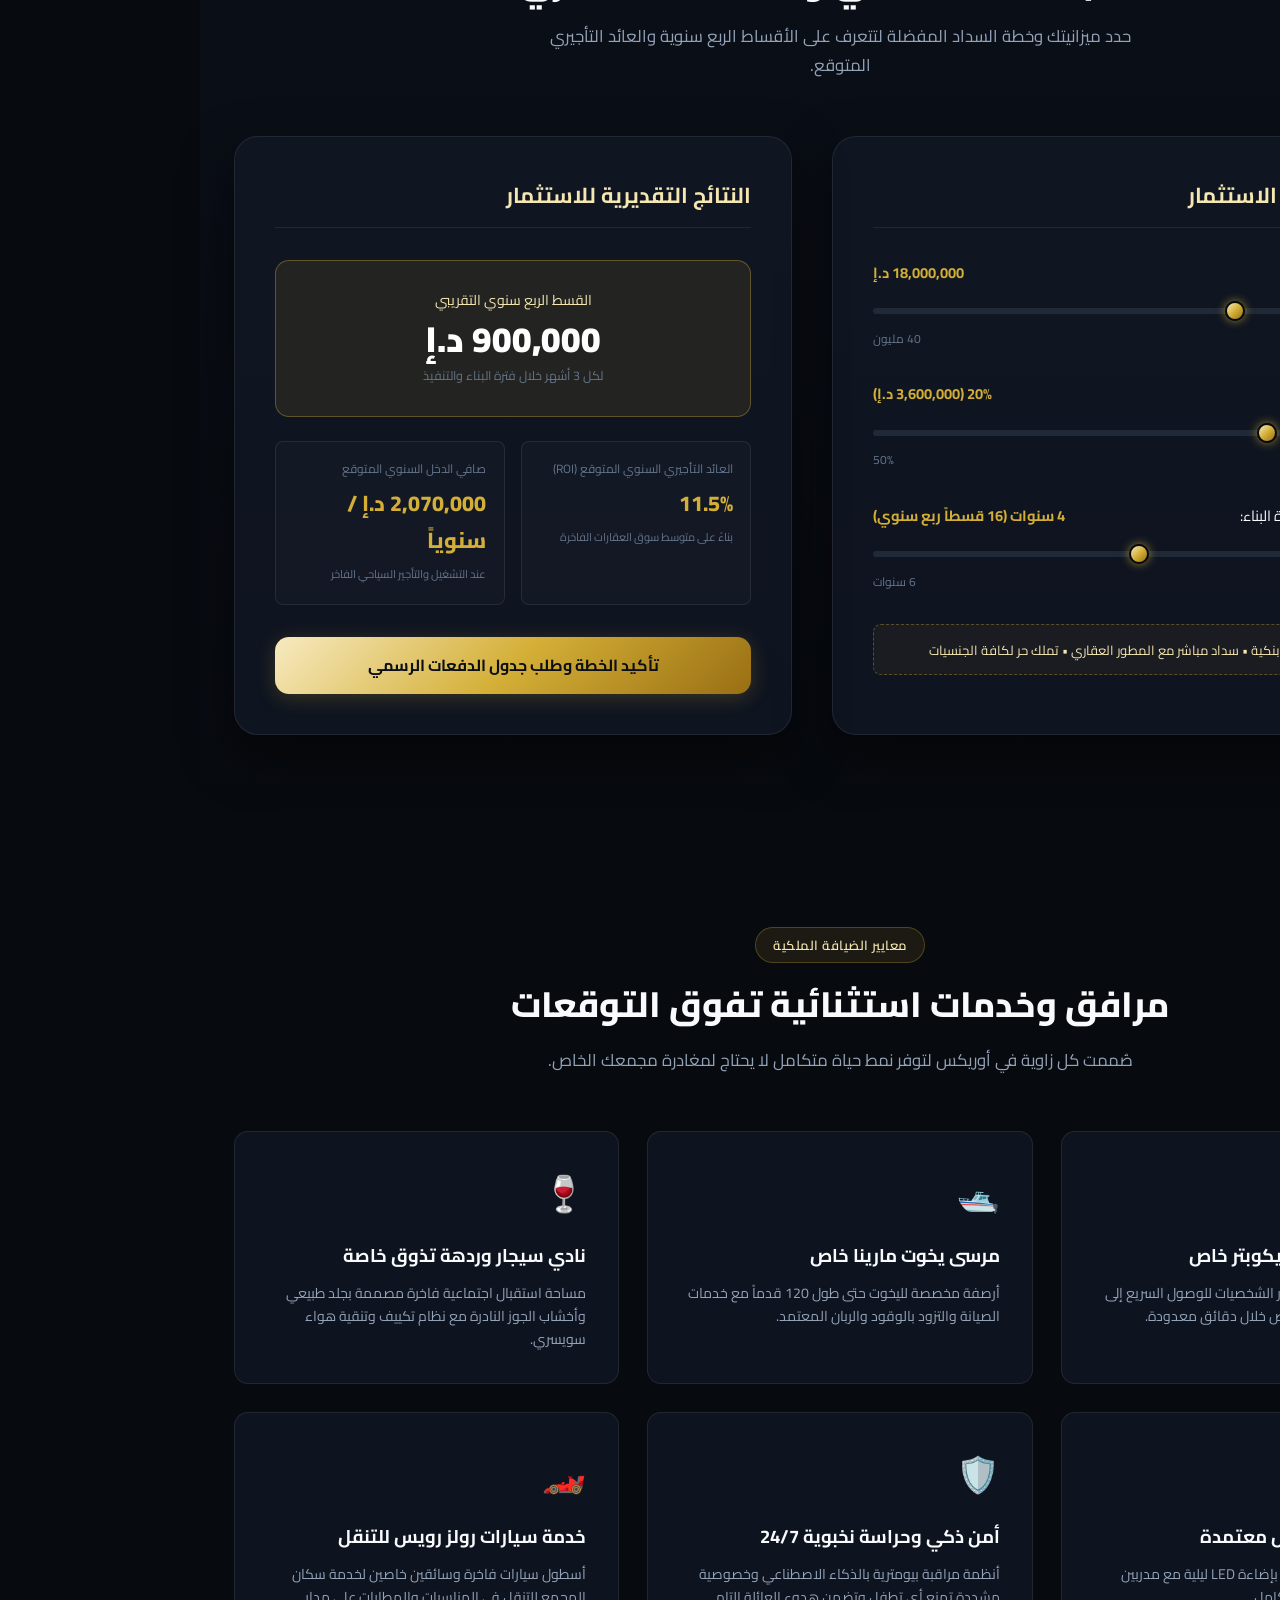
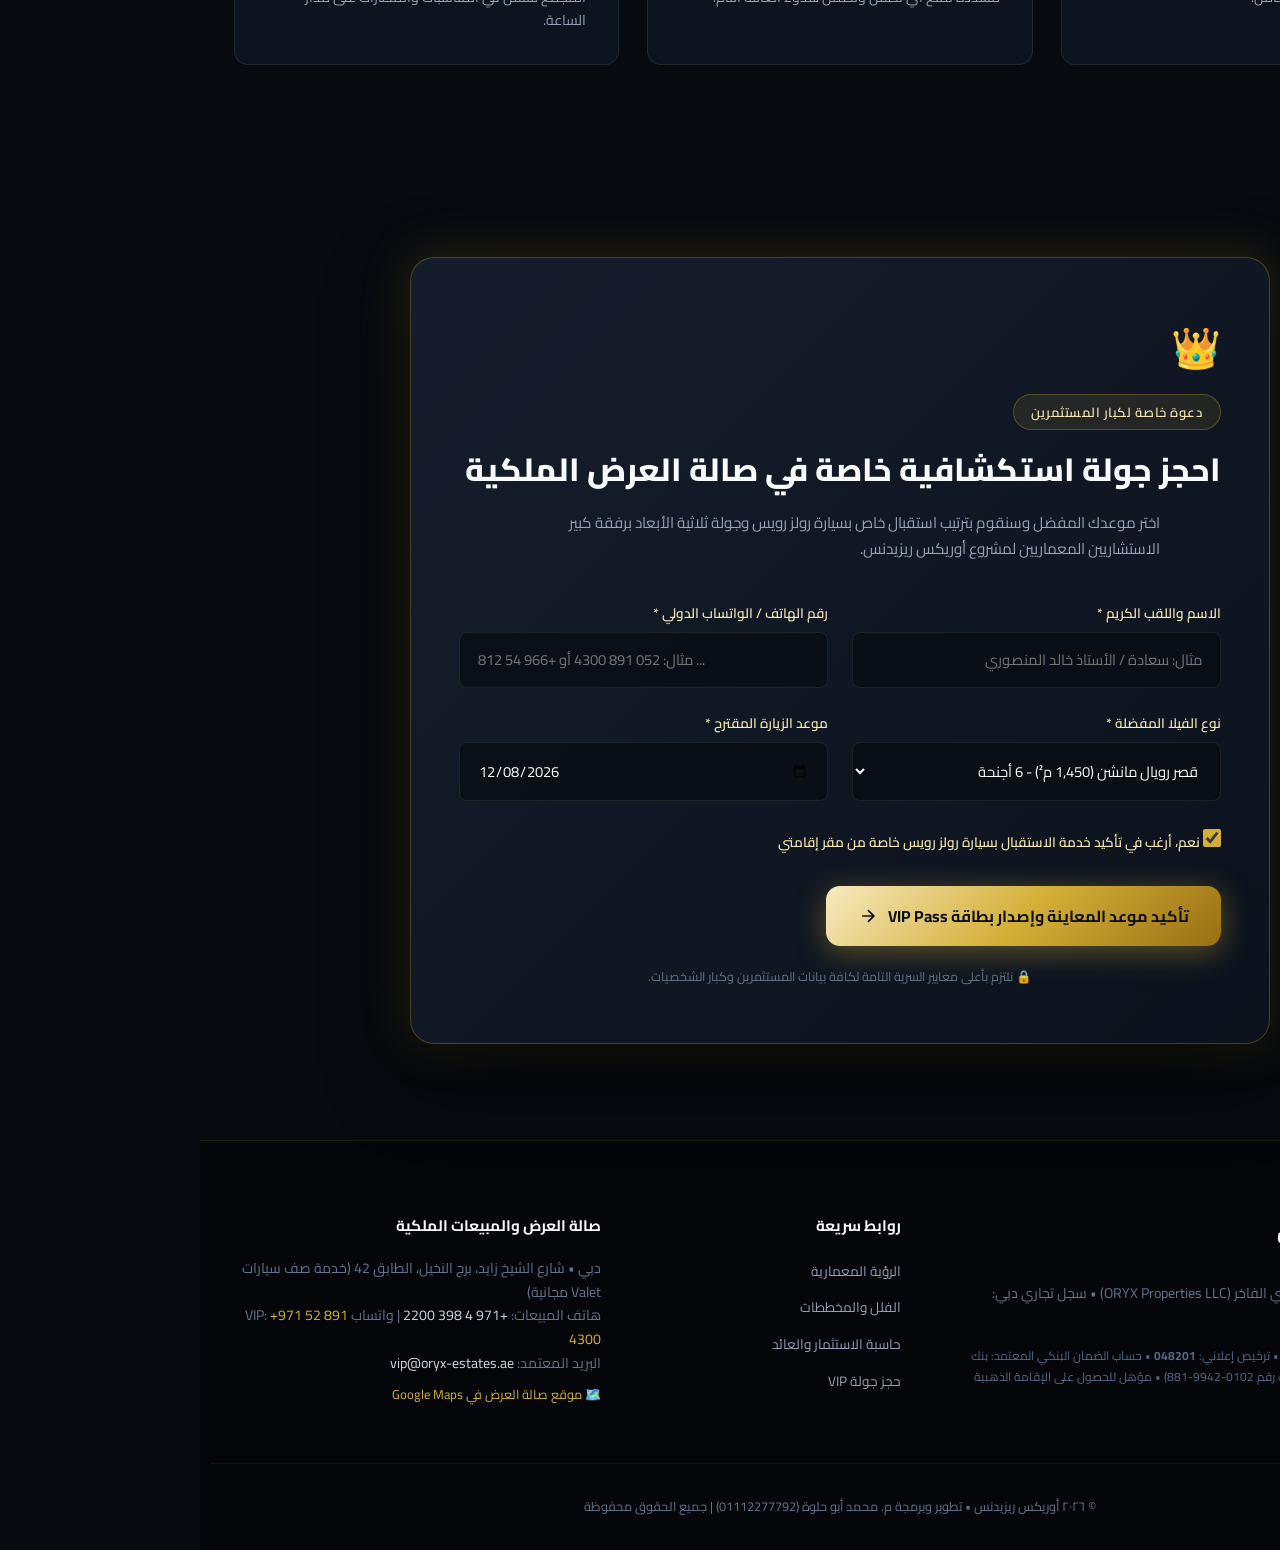
<file: projects/realestate/index.html>
<!DOCTYPE html>
<html lang="ar" dir="rtl">
<head>
  <meta charset="UTF-8">
  <meta name="viewport" content="width=device-width, initial-scale=1.0">
  <title>أوريكس ريزيدنس | ORYX Private Estates & Architectural Residences</title>
  <meta name="description" content="مجموعة حصرية من القصور والفلل المعمارية الفاخرة ذات التصميم المستقبلي والإطلالات البانورامية. تملك حر بنظام الأقساط الميسرة مع عوائد استثمارية استثنائية.">
  <meta name="theme-color" content="#070a0f">

  <!-- Google Fonts: Cairo & Outfit & Cinzel -->
  <link rel="preconnect" href="https://fonts.googleapis.com">
  <link rel="preconnect" href="https://fonts.gstatic.com" crossorigin>
  <link href="https://fonts.googleapis.com/css2?family=Cairo:wght@300;400;600;700;800;900&family=Cinzel:wght@600;700;800&family=Outfit:wght@300;400;600;700&display=swap" rel="stylesheet">

  <link rel="stylesheet" href="css/style.css">
</head>
<body class="estate-theme">

  <!-- Ambient Luxury Glow -->
  <div class="gold-glow-orb top-right"></div>
  <div class="gold-glow-orb bottom-left"></div>

  <!-- Top RERA Official Credentials Bar -->
  <div class="estate-top-bar" style="background: rgba(13, 19, 30, 0.95); border-bottom: 1px solid rgba(212, 175, 55, 0.25); font-size: 0.78rem; padding: 0.4rem 0; color: #cbd5e1; position: relative; z-index: 101;">
    <div class="container" style="display: flex; justify-content: space-between; align-items: center; flex-wrap: wrap; gap: 0.5rem;">
      <div>
        <span>🏛️ رخصة دائرة الأراضي ومؤسسة RERA رقم: <strong>24819</strong></span>
        <span style="margin: 0 0.5rem; opacity: 0.3;">|</span>
        <span>تصريح إعلاني: <strong>048201-RERA</strong></span>
        <span style="margin: 0 0.5rem; opacity: 0.3;">|</span>
        <span>حساب الضمان: <strong>بنك الإمارات دبي الوطني ENBD</strong></span>
      </div>
      <div>
        <span>📍 دبي، شارع الشيخ زايد، برج النخيل</span>
        <span style="margin: 0 0.5rem; opacity: 0.3;">|</span>
        <span>📞 هاتف المبيعات: <strong dir="ltr">+971 4 398 2200</strong></span>
      </div>
    </div>
  </div>

  <!-- Header / Navigation -->
  <header class="estate-header" id="header">
    <div class="container header-wrap">
      
      <a href="#" class="estate-brand">
        <div class="brand-monogram">
          <svg viewBox="0 0 40 40" width="36" height="36" fill="none">
            <polygon points="20,2 38,12 38,28 20,38 2,28 2,12" stroke="#d4af37" stroke-width="1.8" fill="rgba(212, 175, 55, 0.08)"/>
            <polygon points="20,8 32,15 32,25 20,32 8,25 8,15" stroke="#f3e5ab" stroke-width="1.2" fill="none"/>
            <circle cx="20" cy="20" r="3.5" fill="#d4af37"/>
          </svg>
        </div>
        <div class="brand-text">
          <span class="brand-arabic">أوريكس ريزيدنس</span>
          <span class="brand-english">ORYX PRIVATE ESTATES</span>
        </div>
      </a>

      <nav class="estate-nav" id="navLinks">
        <a href="#overview" class="nav-link">الرؤية المعمارية</a>
        <a href="#villas" class="nav-link">الفلل والمخططات</a>
        <a href="#ambiance" class="nav-link">محاكي الإضاءة</a>
        <a href="#calculator" class="nav-link">حاسبة الاستثمار</a>
        <a href="#amenities" class="nav-link">المرافق الفاخرة</a>
        <a href="#vip-booking" class="nav-link">حجز جولة VIP</a>
      </nav>

      <div class="header-cta-group">
        <a href="#vip-booking" class="btn btn-gold-outline btn-sm">
          <span>طلب الكتيّب الرسمي (Brochure)</span>
        </a>
        <a href="https://wa.me/971528914300?text=%D9%85%D8%B1%D8%AD%D8%A8%D8%A7%D9%8B%20%D9%81%D8%B1%D9%8A%D9%82%20%D8%A3%D9%88%D8%B1%D9%8A%D9%83%D8%B3%20%D8%B1%D9%8A%D8%B2%D9%8A%D8%AF%D9%86%D8%B3%D8%8C%20%D8%A3%D8%B1%D8%BA%D8%A8%20%D9%81%D9%8A%20%D8%A7%D9%84%D8%A7%D8%B3%D8%AA%D9%81%D8%B3%D8%A7%D8%B1%20%D8%B9%D9%86%20%D8%A7%D9%84%D9%81%D9%84%D9%84%20%D8%A7%D9%84%D9%85%D8%AA%D8%A7%D8%AD%D8%A9%20%D9%88%D8%AE%D8%B7%D8%B7%20%D8%A7%D9%84%D8%AF%D9%81%D8%B9." target="_blank" rel="noopener" class="btn btn-gold-solid btn-sm">
          <svg viewBox="0 0 24 24" width="16" height="16" fill="currentColor">
            <path d="M12.04 2c-5.46 0-9.91 4.45-9.91 9.91 0 1.75.46 3.45 1.32 4.95L2.05 22l5.25-1.38c1.45.79 3.08 1.21 4.74 1.21 5.46 0 9.91-4.45 9.91-9.91 0-2.65-1.03-5.14-2.9-7.01A9.816 9.816 0 0012.04 2zm5.8 14.28c-.24.67-1.39 1.29-1.93 1.37-.51.08-1.18.12-3.41-.8-2.67-1.1-4.39-3.8-4.52-3.98-.13-.18-1.07-1.43-1.07-2.73 0-1.3.68-1.94.92-2.2.24-.26.53-.33.71-.33.18 0 .35 0 .5.01.16.01.38-.06.59.45.23.55.78 1.9.85 2.04.07.15.11.32.02.5-.09.18-.14.29-.27.45-.14.15-.29.34-.41.46-.14.13-.28.28-.12.56.16.27.71 1.17 1.53 1.9 1.05.94 1.93 1.23 2.21 1.36.27.14.44.12.6-.07.16-.18.7-1.02.89-1.37.18-.35.37-.29.62-.2.25.09 1.6.76 1.88.9.27.14.46.21.53.33.07.11.07.66-.17 1.33z"/>
          </svg>
          <span>مستشار VIP مباشر</span>
        </a>
      </div>

      <!-- Mobile Hamburger Button -->
      <button class="mobile-toggle" id="mobileToggle" aria-label="القائمة">
        <span></span><span></span><span></span>
      </button>

    </div>
  </header>

  <!-- Hero Section -->
  <section class="estate-hero" id="overview">
    <div class="container hero-content-grid">
      
      <div class="hero-text-side">
        <div class="luxury-badge">
          <span class="sparkle">✦</span>
          <span>إصدار محدود • 18 فيلا وقصر معماري خاص</span>
        </div>

        <h1 class="hero-headline">
          حيث تلتقي الفخامة المعمارية <br>
          <span class="gold-gradient-text">بآفاق المستقبل الخالد</span>
        </h1>

        <p class="hero-description">
          تحفة سكنية فريدة صُممت لصفوة الباحثين عن الخصوصية المطلقة. تجمع بين الأحجار الإيطالية النادرة، الزجاج الذكي العازل، والمسابح المعلقة مع إطلالات أفقية لا تنتهي على الواجهة البحرية.
        </p>

        <div class="hero-cta-row">
          <a href="#villas" class="btn btn-gold-solid btn-lg">
            <span>استكشف الفلل والمخططات</span>
            <span class="btn-arrow">←</span>
          </a>
          <a href="#calculator" class="btn btn-glass-gold btn-lg">
            <span>حاسبة خطة السداد والعائد</span>
          </a>
        </div>

        <!-- Metric Badges Row -->
        <div class="estate-metrics-bar">
          <div class="metric-block">
            <span class="val">850 - 1,600 م²</span>
            <span class="lbl">مساحات القصور والفلل</span>
          </div>
          <div class="divider"></div>
          <div class="metric-block">
            <span class="val">11.8%</span>
            <span class="lbl">متوسط العائد الاستثماري المتوقع</span>
          </div>
          <div class="divider"></div>
          <div class="metric-block">
            <span class="val">تملك حر 100%</span>
            <span class="lbl">مع إقامة ذهبية للمستثمرين</span>
          </div>
        </div>
      </div>

      <div class="hero-visual-side">
        <div class="hero-frame-container">
          <img src="assets/images/hero.jpg" alt="فيلا أوريكس ريزيدنس الفاخرة ليلاً" class="hero-main-img" id="heroImagePreview" width="800" height="540">
          
          <div class="frame-glass-badge">
            <div class="badge-dot"></div>
            <div>
              <strong>الفيلا الملكية 01</strong>
              <small>إطلالة شاطئية مباشرة • مسبح لا متناهي</small>
            </div>
          </div>

          <!-- Quick Ambiance Mode Chips -->
          <div class="floating-ambiance-chips">
            <button class="chip-btn active" data-img="assets/images/hero.jpg" data-mode="night">
              🌙 سكون الليل
            </button>
            <button class="chip-btn" data-img="assets/images/sunset.jpg" data-mode="sunset">
              🌅 ساعة الغروب
            </button>
            <button class="chip-btn" data-img="assets/images/day.jpg" data-mode="day">
              ☀️ إشراقة الصباح
            </button>
          </div>
        </div>
      </div>

    </div>
  </section>

  <!-- Interactive Villa & Floor Plan Configurator -->
  <section class="villas-configurator-section" id="villas">
    <div class="container">
      
      <div class="section-title text-center">
        <span class="gold-pill-tag">التصميم المعماري الداخلي</span>
        <h2>المخططات والقصور الحصرية المتاحة</h2>
        <p>اختر فئة الفيلا لمعاينة التفاصيل الهندسية والمساحات والتوزيع المعماري الدقيق.</p>
      </div>

      <!-- Villa Tabs -->
      <div class="villas-tab-nav">
        <button class="tab-btn active" data-villa="royal">
          <span class="tab-en">THE ROYAL MANSION</span>
          <span class="tab-ar">قصر رويال المعلق (1,450 م²)</span>
        </button>
        <button class="tab-btn" data-villa="waterfront">
          <span class="tab-en">WATERFRONT SIGNATURE</span>
          <span class="tab-ar">فيلا الواجهة المائية (1,120 م²)</span>
        </button>
        <button class="tab-btn" data-villa="sky">
          <span class="tab-en">THE HORIZON PENTHOUSE</span>
          <span class="tab-ar">بنتهاوس الأفق السماوي (850 م²)</span>
        </button>
      </div>

      <!-- Villa Detail Card -->
      <div class="villa-showcase-grid">
        
        <div class="villa-render-preview">
          <div class="render-box">
            <img src="assets/images/hero.jpg" alt="المعاينة المعمارية للفيلا" id="villaRenderImg" class="render-img">
            <div class="status-ribbon">متاح للحجز الفوري</div>
            
            <div class="interactive-marker-tag marker-pool">
              <span class="pulse-ring"></span>
              <span class="marker-tooltip">مسبح أولمبي خاص مدفأ بتقنية الزجاج المعلق</span>
            </div>
            
            <div class="interactive-marker-tag marker-living">
              <span class="pulse-ring"></span>
              <span class="marker-tooltip">صالون رئيسي بارتفاع سقف 7 أمتار وألواح رخام ستاتوريو</span>
            </div>
          </div>
        </div>

        <div class="villa-specs-panel">
          <div class="specs-header">
            <span class="unit-code" id="villaCode">VILLA UNIT #07 - PALM EXCLUSIVE</span>
            <h3 class="unit-name" id="villaName">قصر رويال مانشن الفاخر</h3>
            <p class="unit-desc" id="villaDesc">
              أعلى درجات الخصوصية على 3 طوابق مع مصعد بانورامي خاص، ردهة استقبال مزدوجة الارتفاع، جناح رئيسي يمتد على كامل الطابق العلوي، مرآب تحت الأرض يتسع لـ 5 سيارات، وتراس استجمام مع مسبح لا متناهي.
            </p>
          </div>

          <!-- Feature Grid -->
          <div class="specs-data-grid">
            <div class="data-cell">
              <span class="cell-label">المساحة الإجمالية</span>
              <strong class="cell-val" id="villaArea">1,450 م² (15,600 قدم²)</strong>
            </div>
            <div class="data-cell">
              <span class="cell-label">عدد الأجنحة</span>
              <strong class="cell-val" id="villaSuites">6 أجنحة ماستر ملكية</strong>
            </div>
            <div class="data-cell">
              <span class="cell-label">سعة المرآب</span>
              <strong class="cell-val" id="villaGarage">5 سيارات خاصة</strong>
            </div>
            <div class="data-cell">
              <span class="cell-label">الإطلالة</span>
              <strong class="cell-val" id="villaView">بانورامية 360° على البحر</strong>
            </div>
          </div>

          <!-- Key Amenities List -->
          <div class="villa-amenities-tags" id="villaTags">
            <span>✨ صالة سينما خاصة 4K Dolby Atmos</span>
            <span>🏊‍♂️ مسبح إنفينيتي زجاجي معلق</span>
            <span>💆‍♀️ سبا وغرفة ساونا وجاكوزي إيطالي</span>
            <span>📱 نظام ذكاء اصطناعي للتحكم بالصوت والإضاءة</span>
          </div>

          <div class="villa-pricing-footer">
            <div class="price-box">
              <span class="price-label">السعر الابتدائي ابتداءً من</span>
              <span class="price-amount" id="villaPrice">24,500,000 درهم / ريال</span>
              <small class="price-note">دفعة أولى 15% وأقساط ميسرة حتى 5 سنوات</small>
            </div>
            
            <a href="#vip-booking" class="btn btn-gold-solid btn-lg" id="selectVillaBtn">
              <span>حجز معاينة لهذه الفيلا</span>
            </a>
          </div>

        </div>

      </div>

    </div>
  </section>

  <!-- Interactive Lighting Ambiance Simulator -->
  <section class="ambiance-simulator-section" id="ambiance">
    <div class="container">
      <div class="ambiance-box-glass">
        
        <div class="ambiance-info">
          <span class="gold-pill-tag">محاكي الإضاءة التفاعلي</span>
          <h2>عش تجربة الحياة في أوريكس في مختلف أوقات اليوم</h2>
          <p>
            تتميز واجهات الفلل بنظام الزجاج الذكي التكيفي (Smart Electrochromic Glass) الذي يتناغم مع حركة الشمس ليمنحك عزلاً حرارياً فائقاً مع أجواء ضوئية ساحرة في كل لحظة.
          </p>

          <div class="ambiance-switch-controls">
            <button class="ambiance-btn active" data-target="night">
              <span class="icon">🌙</span>
              <div>
                <strong>هدوء المساء وسكون الليل</strong>
                <small>إضاءة دافئة غير مباشرة تعكس فخامة الرخام والماء</small>
              </div>
            </button>

            <button class="ambiance-btn" data-target="sunset">
              <span class="icon">🌅</span>
              <div>
                <strong>الساعة الذهبية (Golden Hour)</strong>
                <small>انعكاس خيوط الشمس البرتقالية على الواجهات الزجاجية</small>
              </div>
            </button>

            <button class="ambiance-btn" data-target="day">
              <span class="icon">☀️</span>
              <div>
                <strong>إشراقة الصباح الطبيعية</strong>
                <small>ضوء النهار النقي يغمر الصالات المفتوحة والحدائق</small>
              </div>
            </button>
          </div>
        </div>

        <div class="ambiance-visual-preview">
          <div class="preview-canvas-wrap">
            <img src="assets/images/hero.jpg" alt="محاكاة إضاءة الفيلا" id="ambianceMainImg" class="ambiance-img">
            <div class="live-clock-badge" id="ambianceBadge">08:45 PM • إضاءة السهرة المسائية</div>
          </div>
        </div>

      </div>
    </div>
  </section>

  <!-- Investment & Mortgage Live Calculator -->
  <section class="calculator-section" id="calculator">
    <div class="container">
      
      <div class="section-title text-center">
        <span class="gold-pill-tag">استثمار استثنائي ومدروس</span>
        <h2>حاسبة التملك الذكي والعائد الاستثماري</h2>
        <p>حدد ميزانيتك وخطة السداد المفضلة لتتعرف على الأقساط الربع سنوية والعائد التأجيري المتوقع.</p>
      </div>

      <div class="calc-container-grid">
        
        <!-- Controls Column -->
        <div class="calc-controls-card">
          <h3 class="card-subtitle">تخصيص خطة الاستثمار</h3>

          <!-- Slider 1: Property Price -->
          <div class="slider-group">
            <div class="slider-label-row">
              <span>سعر الوحدة المقدر:</span>
              <strong class="highlight-val" id="calcPriceDisplay">18,000,000 د.إ</strong>
            </div>
            <input type="range" id="priceRange" min="8000000" max="40000000" step="500000" value="18000000" class="gold-slider">
            <div class="range-limits">
              <span>8 مليون</span>
              <span>40 مليون</span>
            </div>
          </div>

          <!-- Slider 2: Down Payment -->
          <div class="slider-group">
            <div class="slider-label-row">
              <span>الدفعة الأولى (%):</span>
              <strong class="highlight-val" id="calcDownPercentDisplay">20% (<span id="calcDownAmountDisplay">3,600,000 د.إ</span>)</strong>
            </div>
            <input type="range" id="downRange" min="10" max="50" step="5" value="20" class="gold-slider">
            <div class="range-limits">
              <span>10%</span>
              <span>50%</span>
            </div>
          </div>

          <!-- Slider 3: Installment Period -->
          <div class="slider-group">
            <div class="slider-label-row">
              <span>فترة السداد خلال فترة البناء:</span>
              <strong class="highlight-val" id="calcYearsDisplay">4 سنوات (أقساط ربع سنوية)</strong>
            </div>
            <input type="range" id="yearsRange" min="2" max="6" step="1" value="4" class="gold-slider">
            <div class="range-limits">
              <span>سنتين</span>
              <span>6 سنوات</span>
            </div>
          </div>

          <div class="developer-guarantee-note">
            <span>🛡️ 0% فوائد بنكية • سداد مباشر مع المطور العقاري • تملك حر لكافة الجنسيات</span>
          </div>
        </div>

        <!-- Output Cards Column -->
        <div class="calc-results-card">
          <h3 class="card-subtitle">النتائج التقديرية للاستثمار</h3>

          <div class="result-highlight-box primary">
            <span class="res-title">القسط الربع سنوي التقريبي</span>
            <div class="res-number" id="calcQuarterlyPayment">900,000 د.إ</div>
            <small class="res-sub">لكل 3 أشهر خلال فترة البناء والتنفيذ</small>
          </div>

          <div class="results-stats-duo">
            <div class="stat-pill">
              <span class="st-lbl">العائد التأجيري السنوي المتوقع (ROI)</span>
              <strong class="st-val" id="calcRoiPercent">11.5%</strong>
              <small class="st-sub">بناءً على متوسط سوق العقارات الفاخرة</small>
            </div>

            <div class="stat-pill">
              <span class="st-lbl">صافي الدخل السنوي المتوقع</span>
              <strong class="st-val" id="calcAnnualReturn">2,070,000 د.إ / سنوياً</strong>
              <small class="st-sub">عند التشغيل والتأجير السياحي الفاخر</small>
            </div>
          </div>

          <a href="#vip-booking" class="btn btn-gold-solid btn-block btn-lg" id="applyPlanBtn">
            <span>تأكيد الخطة وطلب جدول الدفعات الرسمي</span>
          </a>
        </div>

      </div>

    </div>
  </section>

  <!-- Luxury Amenities Grid -->
  <section class="amenities-section" id="amenities">
    <div class="container">
      <div class="section-title text-center">
        <span class="gold-pill-tag">معايير الضيافة الملكية</span>
        <h2>مرافق وخدمات استثنائية تفوق التوقعات</h2>
        <p>صُممت كل زاوية في أوريكس لتوفر نمط حياة متكامل لا يحتاج لمغادرة مجمعك الخاص.</p>
      </div>

      <div class="amenities-cards-grid">
        <div class="amenity-card">
          <div class="amenity-icon">🚁</div>
          <h4>مهبط طائرات هليكوبتر خاص</h4>
          <p>مهبط خاص معتمد لكبار الشخصيات للوصول السريع إلى مطار دبي الدولي والرياض خلال دقائق معدودة.</p>
        </div>

        <div class="amenity-card">
          <div class="amenity-icon">🛥️</div>
          <h4>مرسى يخوت مارينا خاص</h4>
          <p>أرصفة مخصصة لليخوت حتى طول 120 قدماً مع خدمات الصيانة والتزود بالوقود والربان المعتمد.</p>
        </div>

        <div class="amenity-card">
          <div class="amenity-icon">🍷</div>
          <h4>نادي سيجار وردهة تذوق خاصة</h4>
          <p>مساحة استقبال اجتماعية فاخرة مصممة بجلد طبيعي وأخشاب الجوز النادرة مع نظام تكييف وتنقية هواء سويسري.</p>
        </div>

        <div class="amenity-card">
          <div class="amenity-icon">🎾</div>
          <h4>ملاعب بادل وتنس معتمدة</h4>
          <p>ملاعب بطولات احترافية بإضاءة LED ليلية مع مدربين شخصيين ونادٍ صحي متكامل.</p>
        </div>

        <div class="amenity-card">
          <div class="amenity-icon">🛡️</div>
          <h4>أمن ذكي وحراسة نخبوية 24/7</h4>
          <p>أنظمة مراقبة بيومترية بالذكاء الاصطناعي وخصوصية مشددة تمنع أي تطفل وتضمن هدوء العائلة التام.</p>
        </div>

        <div class="amenity-card">
          <div class="amenity-icon">🏎️</div>
          <h4>خدمة سيارات رولز رويس للتنقل</h4>
          <p>أسطول سيارات فاخرة وسائقين خاصين لخدمة سكان المجمع للتنقل في المناسبات والمطارات على مدار الساعة.</p>
        </div>
      </div>
    </div>
  </section>

  <!-- VIP Viewing Appointment & WhatsApp Booking -->
  <section class="vip-booking-section" id="vip-booking">
    <div class="container">
      
      <div class="vip-booking-card-glass">
        
        <div class="vip-booking-header text-center">
          <div class="crown-icon">👑</div>
          <span class="gold-pill-tag">دعوة خاصة لكبار المستثمرين</span>
          <h2>احجز جولة استكشافية خاصة في صالة العرض الملكية</h2>
          <p>
            اختر موعدك المفضل وسنقوم بترتيب استقبال خاص بسيارة رولز رويس وجولة ثلاثية الأبعاد برفقة كبير الاستشاريين المعماريين لمشروع أوريكس ريزيدنس.
          </p>
        </div>

        <form class="vip-form" id="vipBookingForm">
          <div class="form-row">
            <div class="form-group">
              <label for="clientName">الاسم واللقب الكريم *</label>
              <input type="text" id="clientName" placeholder="مثال: سعادة / الأستاذ خالد المنصوري" required>
            </div>

            <div class="form-group">
              <label for="clientPhone">رقم الهاتف / الواتساب الدولي *</label>
              <input type="tel" id="clientPhone" placeholder="مثال: 052 891 4300 أو +966 54 812 ..." required>
            </div>
          </div>

          <div class="form-row">
            <div class="form-group">
              <label for="villaTypeSelect">نوع الفيلا المفضلة *</label>
              <select id="villaTypeSelect">
                <option value="قصر رويال مانشن (1,450 م²)">قصر رويال مانشن (1,450 م²) - 6 أجنحة</option>
                <option value="فيلا الواجهة المائية (1,120 م²)">فيلا الواجهة المائية (1,120 م²) - 5 أجنحة</option>
                <option value="بنتهاوس الأفق السماوي (850 م²)">بنتهاوس الأفق السماوي (850 م²) - 4 أجنحة</option>
                <option value="استشارة مفتوحة لاختيار الأنسب">استشارة مفتوحة مع المطور لاختيار الأنسب</option>
              </select>
            </div>

            <div class="form-group">
              <label for="visitDate">موعد الزيارة المقترح *</label>
              <input type="date" id="visitDate" required>
            </div>
          </div>

          <div class="form-group checkbox-group">
            <label class="custom-checkbox">
              <input type="checkbox" id="rollsService" checked>
              <span class="checkmark"></span>
              <span class="check-text">نعم، أرغب في تأكيد خدمة الاستقبال بسيارة رولز رويس خاصة من مقر إقامتي</span>
            </label>
          </div>

          <div class="form-submit-row">
            <button type="submit" class="btn btn-gold-solid btn-lg btn-glow">
              <span>تأكيد موعد المعاينة وإصدار بطاقة VIP Pass</span>
              <svg viewBox="0 0 24 24" width="20" height="20" fill="none" stroke="currentColor" stroke-width="2">
                <path d="M5 12h14M12 5l7 7-7 7"/>
              </svg>
            </button>
          </div>

          <p class="privacy-notice">
            🔒 نلتزم بأعلى معايير السرية التامة لكافة بيانات المستثمرين وكبار الشخصيات.
          </p>
        </form>

      </div>

    </div>
  </section>

  <!-- VIP Digital Invitation Pass Modal -->
  <div class="vip-modal" id="vipModal">
    <div class="vip-modal-backdrop" id="modalBackdrop"></div>
    <div class="vip-modal-dialog">
      <button class="modal-close-btn" id="modalCloseBtn" aria-label="إغلاق">✕</button>
      
      <div class="vip-pass-card">
        <div class="pass-header">
          <div class="gold-seal">ORYX VIP</div>
          <h3>بطاقة دعوة خاصة ومعاينة حصرية</h3>
          <span class="pass-id" id="passCodeDisplay">PASS #ORYX-9942</span>
        </div>

        <div class="pass-body">
          <div class="pass-client-name" id="passClientName">سعادة السيد الكريم</div>
          <div class="pass-details-list">
            <div><span>الفيلا المختارة:</span> <strong id="passVillaType">قصر رويال مانشن</strong></div>
            <div><span>تاريخ الجولة:</span> <strong id="passDate">24 أكتوبر 2026</strong></div>
            <div><span>خدمة الاستقبال:</span> <strong id="passChauffeur">مؤكدة (Rolls Royce Ghost)</strong></div>
          </div>
        </div>

        <div class="pass-footer">
          <p>تم تجهيز بطاقتك الرقمية! انقر للمتابعة مع المستشار العقاري المباشر عبر واتساب لتأكيد ساعة الحضور وموقع الصالة.</p>
          <a href="#" class="btn btn-gold-solid btn-block" id="passWhatsappBtn" target="_blank" rel="noopener">
            <span>تأكيد الحجز فوراً عبر واتساب</span>
            <svg viewBox="0 0 24 24" width="18" height="18" fill="currentColor">
              <path d="M12.04 2c-5.46 0-9.91 4.45-9.91 9.91 0 1.75.46 3.45 1.32 4.95L2.05 22l5.25-1.38c1.45.79 3.08 1.21 4.74 1.21 5.46 0 9.91-4.45 9.91-9.91 0-2.65-1.03-5.14-2.9-7.01A9.816 9.816 0 0012.04 2zm5.8 14.28c-.24.67-1.39 1.29-1.93 1.37-.51.08-1.18.12-3.41-.8-2.67-1.1-4.39-3.8-4.52-3.98-.13-.18-1.07-1.43-1.07-2.73 0-1.3.68-1.94.92-2.2.24-.26.53-.33.71-.33.18 0 .35 0 .5.01.16.01.38-.06.59.45.23.55.78 1.9.85 2.04.07.15.11.32.02.5-.09.18-.14.29-.27.45-.14.15-.29.34-.41.46-.14.13-.28.28-.12.56.16.27.71 1.17 1.53 1.9 1.05.94 1.93 1.23 2.21 1.36.27.14.44.12.6-.07.16-.18.7-1.02.89-1.37.18-.35.37-.29.62-.2.25.09 1.6.76 1.88.9.27.14.46.21.53.33.07.11.07.66-.17 1.33z"/>
            </svg>
          </a>
        </div>
      </div>

    </div>
  </div>

  <!-- Footer -->
  <footer class="estate-footer">
    <div class="container footer-grid">
      <div class="footer-col brand-col">
        <div class="footer-brand">
          <span class="ar">أوريكس ريزيدنس</span>
          <span class="en">ORYX ESTATES</span>
        </div>
        <p>شركة أوريكس للتطوير العقاري الفاخر (ORYX Properties LLC) • سجل تجاري دبي: 894210.</p>
        <div class="legal-note">
          رخصة دائرة الأراضي RERA: <strong>24819</strong> • ترخيص إعلاني: <strong>048201</strong> • حساب الضمان البنكي المعتمد: بنك الإمارات دبي الوطني ENBD (حساب رقم 0102-9942-881) • مؤهل للحصول على الإقامة الذهبية في الإمارات 10 سنوات.
        </div>
      </div>

      <div class="footer-col links-col">
        <h5>روابط سريعة</h5>
        <ul>
          <li><a href="#overview">الرؤية المعمارية</a></li>
          <li><a href="#villas">الفلل والمخططات</a></li>
          <li><a href="#calculator">حاسبة الاستثمار والعائد</a></li>
          <li><a href="#vip-booking">حجز جولة VIP</a></li>
        </ul>
      </div>

      <div class="footer-col contact-col">
        <h5>صالة العرض والمبيعات الملكية</h5>
        <p>دبي • شارع الشيخ زايد، برج النخيل، الطابق 42 (خدمة صف سيارات Valet مجانية)</p>
        <p>هاتف المبيعات: <a href="tel:+97143982200" style="color: #cbd5e1; text-decoration: none;">+971 4 398 2200</a> | واتساب VIP: <a href="https://wa.me/971528914300" target="_blank" style="color: #d4af37; text-decoration: none;">+971 52 891 4300</a></p>
        <p>البريد المعتمد: <a href="mailto:vip@oryx-estates.ae" style="color: #cbd5e1; text-decoration: none;">vip@oryx-estates.ae</a></p>
        <a href="https://maps.google.com/?q=Sheikh+Zayed+Rd+Dubai" target="_blank" rel="noopener" style="display: inline-flex; align-items: center; gap: 6px; font-size: 0.8rem; color: #d4af37; margin-top: 8px; text-decoration: none;">
          <span>🗺️ موقع صالة العرض في Google Maps</span>
        </a>
      </div>
    </div>

    <div class="container footer-bottom">
      <p>© ٢٠٢٦ أوريكس ريزيدنس • تطوير وبرمجة م. محمد أبو حلوة (01112277792) | جميع الحقوق محفوظة</p>
    </div>
  </footer>

  <script src="js/main.js"></script>
</body>
</html>
</file>
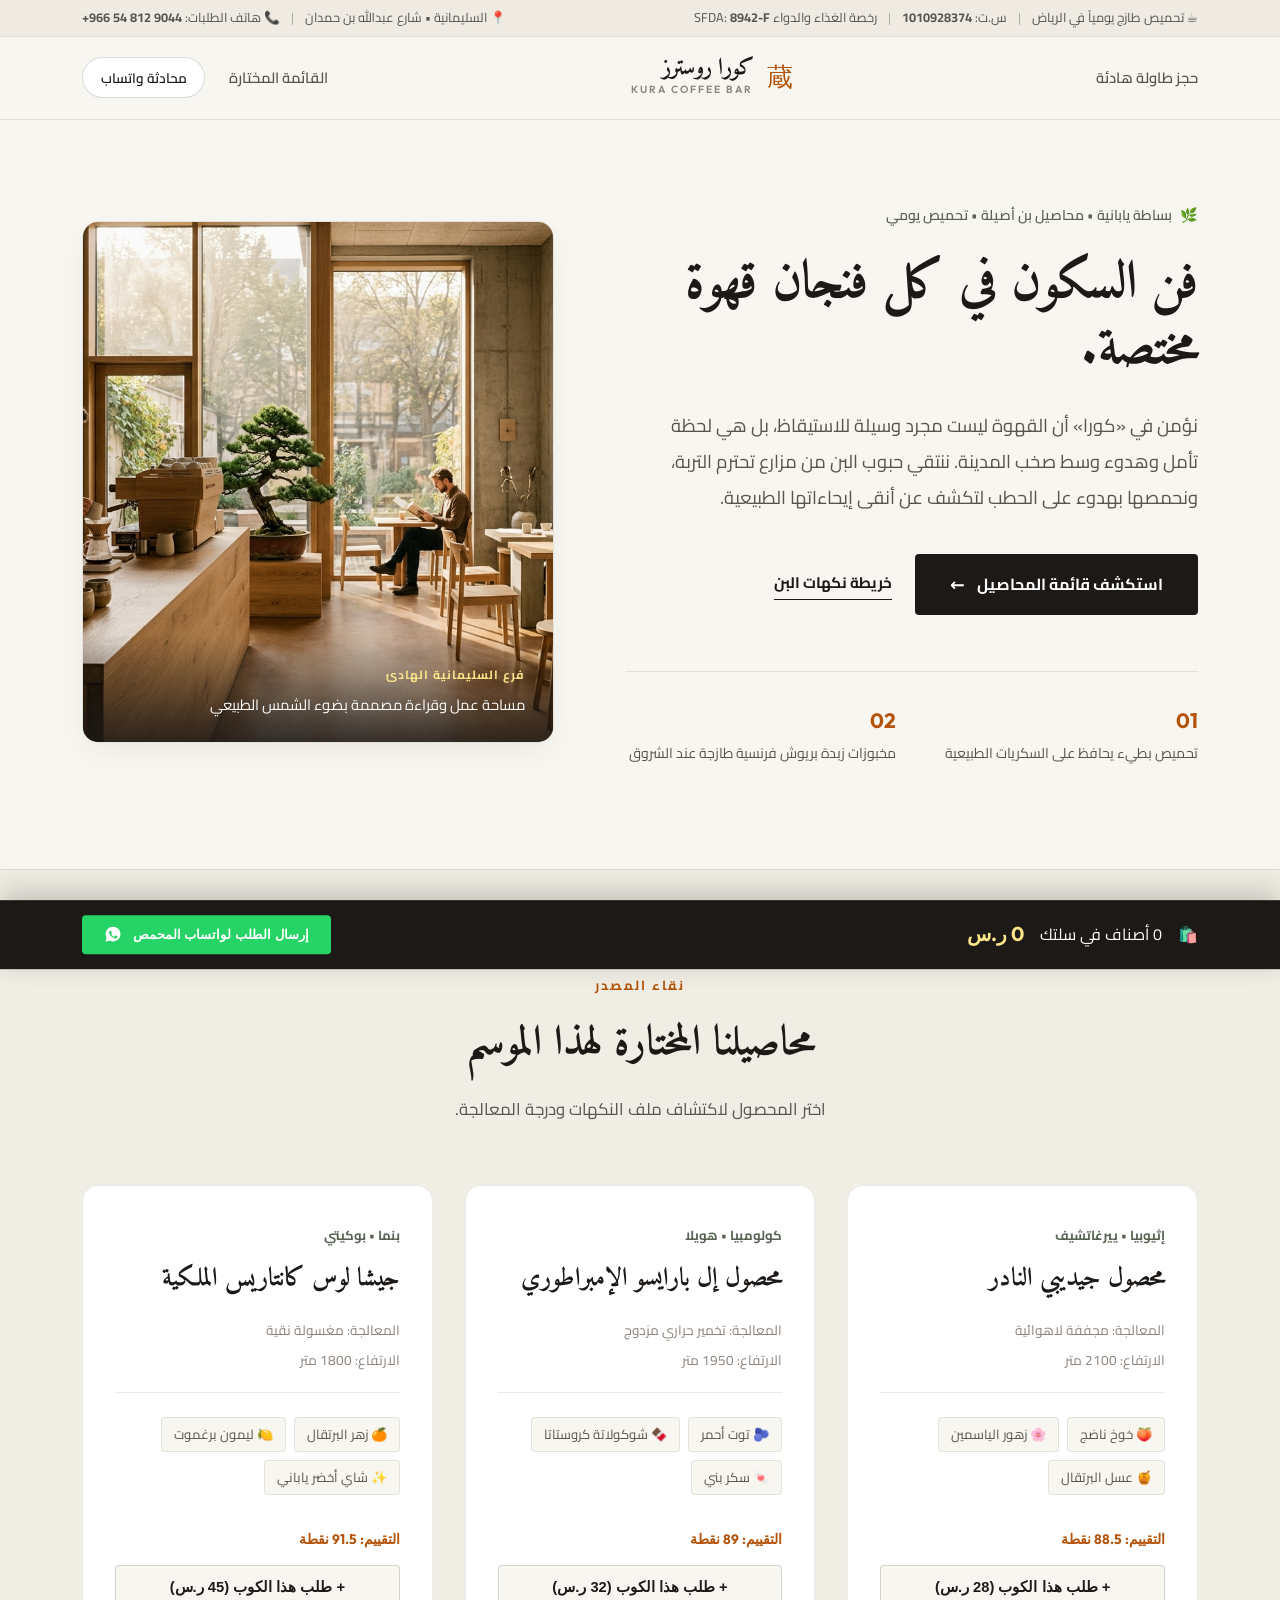
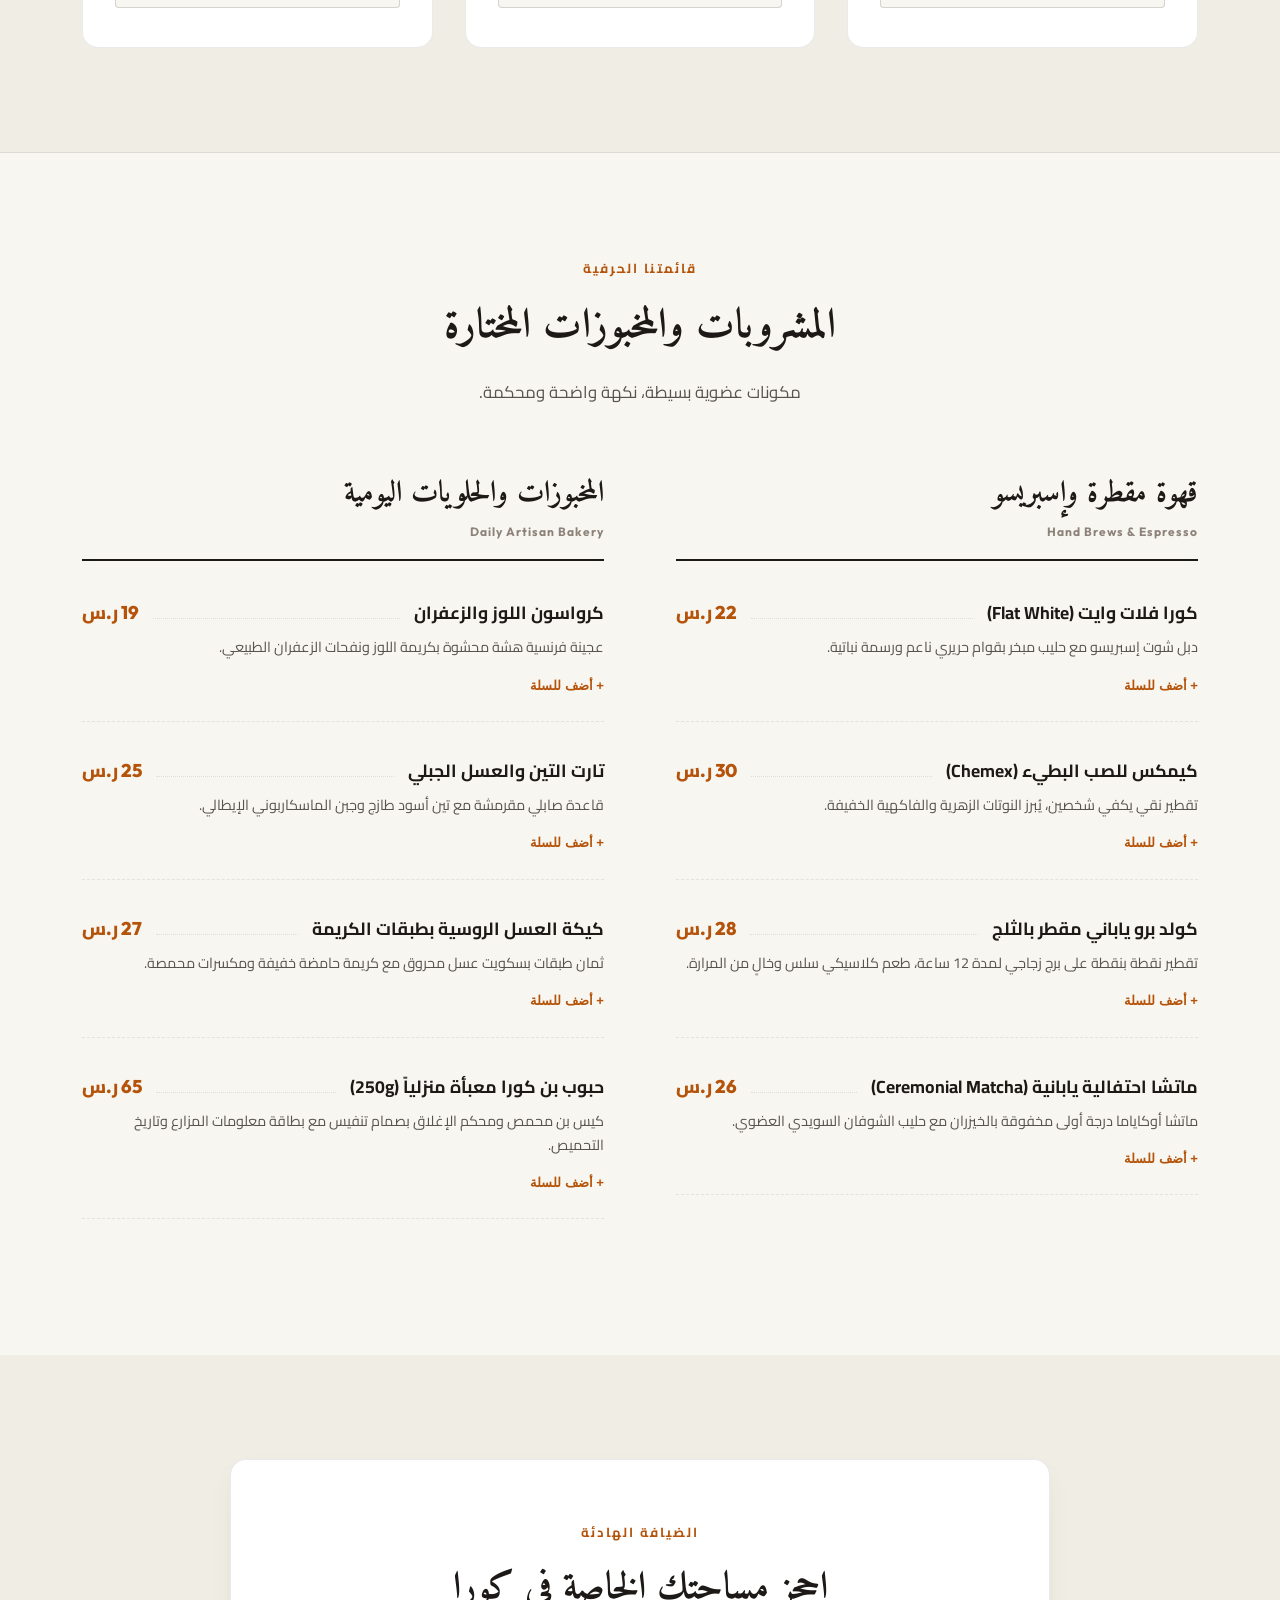
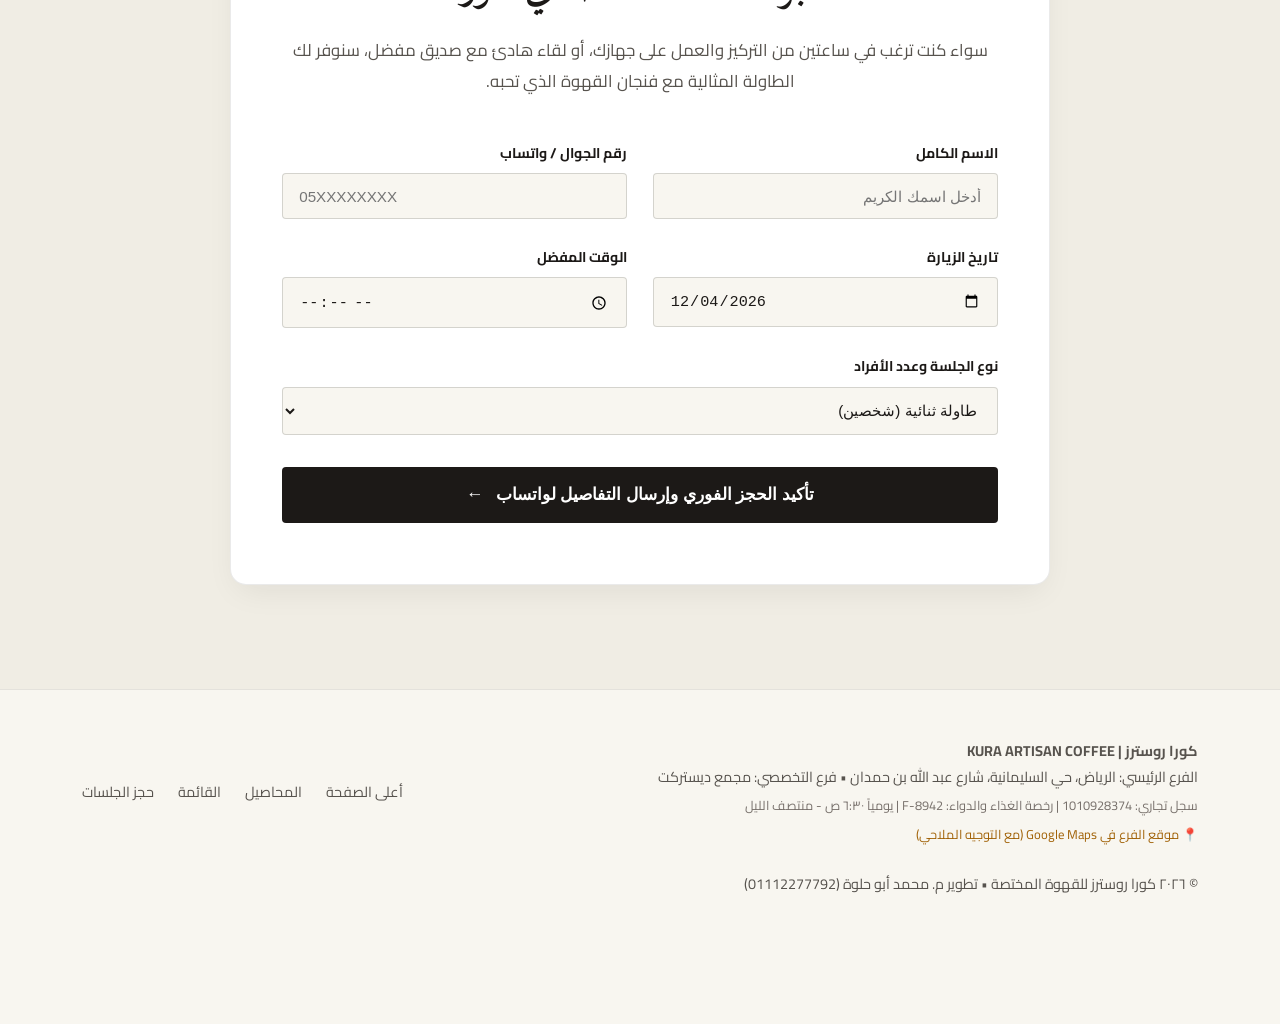
<file: projects/roastery/index.html>
<!DOCTYPE html>
<html lang="ar" dir="rtl">
<head>
  <meta charset="UTF-8">
  <meta name="viewport" content="width=device-width, initial-scale=1.0">
  <title>كورا روسترز | KURA Artisan Roastery & Coffee Bar</title>
  <meta name="description" content="كورا روسترز - تجربة قهوة مختصة مستوحاة من فلسفة البساطة والهدوء الياباني. محاصيل بن نقية ومخبوزات حرفية طازجة في أجواء دافئة.">
  <meta name="theme-color" content="#f8f6f0">

  <!-- Google Fonts: Cairo & Amiri & Outfit -->
  <link rel="preconnect" href="https://fonts.googleapis.com">
  <link rel="preconnect" href="https://fonts.gstatic.com" crossorigin>
  <link href="https://fonts.googleapis.com/css2?family=Amiri:ital,wght@0,400;0,700;1,400&family=Cairo:wght@300;400;600;700;800&family=Outfit:wght@300;400;600;700&display=swap" rel="stylesheet">

  <link rel="stylesheet" href="css/style.css">
</head>
<body class="zen-theme">

  <!-- Top Authenticity Bar -->
  <div class="zen-top-bar" style="background: #efebe2; border-bottom: 1px solid #e2ddd0; font-size: 0.8rem; padding: 0.4rem 0; color: #57534e;">
    <div class="zen-container" style="display: flex; justify-content: space-between; align-items: center; flex-wrap: wrap; gap: 0.5rem;">
      <div>
        <span>☕ تحميص طازج يومياً في الرياض</span>
        <span style="margin: 0 0.5rem; opacity: 0.4;">|</span>
        <span>س.ت: <strong>1010928374</strong></span>
        <span style="margin: 0 0.5rem; opacity: 0.4;">|</span>
        <span>رخصة الغذاء والدواء SFDA: <strong>8942-F</strong></span>
      </div>
      <div>
        <span>📍 السليمانية • شارع عبدالله بن حمدان</span>
        <span style="margin: 0 0.5rem; opacity: 0.4;">|</span>
        <span>📞 هاتف الطلبات: <strong dir="ltr">+966 54 812 9044</strong></span>
      </div>
    </div>
  </div>

  <!-- Minimalist Header -->
  <header class="zen-header" id="header">
    <div class="zen-container header-inner">
      <div class="header-left">
        <a href="#booking" class="zen-action-link">حجز طاولة هادئة</a>
      </div>

      <a href="#" class="zen-brand">
        <span class="zen-symbol">蔵</span>
        <div class="zen-brand-text">
          <span class="brand-ar">كورا روسترز</span>
          <span class="brand-en">KURA COFFEE BAR</span>
        </div>
      </a>

      <div class="header-right">
        <a href="#menu" class="zen-action-link">القائمة المختارة</a>
        <a href="https://wa.me/966548129044?text=%D9%85%D8%B1%D8%AD%D8%A8%D8%A7%D9%8B%20%D9%83%D9%88%D8%B1%D8%A7%D8%8C%20%D8%A3%D8%B1%D8%BA%D8%A8%20%D9%81%D9%8A%20%D8%A7%D9%84%D8%A7%D8%B3%D8%AA%D9%81%D8%B3%D8%A7%D8%B1%20%D8%B9%D9%86%20%D8%A7%D9%84%D8%AD%D8%AC%D8%B2%20%D9%88%D8%A7%D9%84%D9%82%D8%A7%D8%A6%D9%85%D8%A9" target="_blank" rel="noopener" class="zen-pill-btn">
          <span>محادثة واتساب</span>
        </a>
      </div>
    </div>
  </header>

  <!-- Editorial Split Hero -->
  <section class="zen-hero" id="hero">
    <div class="zen-container">
      <div class="zen-hero-grid">
        <div class="zen-hero-text">
          <div class="zen-kicker">
            <span class="zen-leaf">🌿</span>
            <span>بساطة يابانية • محاصيل بن أصيلة • تحميص يومي</span>
          </div>

          <h1 class="zen-main-title">
            فن السكون في كل فنجان قهوة مختصة.
          </h1>

          <p class="zen-lead-text">
            نؤمن في «كورا» أن القهوة ليست مجرد وسيلة للاستيقاظ، بل هي لحظة تأمل وهدوء وسط صخب المدينة. ننتقي حبوب البن من مزارع تحترم التربة، ونحمصها بهدوء على الحطب لتكشف عن أنقى إيحاءاتها الطبيعية.
          </p>

          <div class="zen-hero-actions">
            <a href="#menu" class="btn-zen-primary">
              <span>استكشف قائمة المحاصيل</span>
              <span class="arrow">←</span>
            </a>
            <a href="#origins" class="btn-zen-secondary">
              <span>خريطة نكهات البن</span>
            </a>
          </div>

          <div class="zen-signature-row">
            <div class="sig-item">
              <span class="num">01</span>
              <span>تحميص بطيء يحافظ على السكريات الطبيعية</span>
            </div>
            <div class="sig-item">
              <span class="num">02</span>
              <span>مخبوزات زبدة بريوش فرنسية طازجة عند الشروق</span>
            </div>
          </div>
        </div>

        <div class="zen-hero-media">
          <div class="media-art-frame">
            <img src="assets/images/hero.jpg" alt="المقهى الهادئ من الداخل بتصميم خشب البتولا الطبيعي" class="zen-hero-img" width="700" height="480" loading="eager">
            <div class="zen-caption-overlay">
              <span class="place-badge">فرع السليمانية الهادئ</span>
              <p>مساحة عمل وقراءة مصممة بضوء الشمس الطبيعي</p>
            </div>
          </div>
        </div>
      </div>
    </div>
  </section>

  <!-- Origins & Tasting Flavor Explorer (Unique Interactive Section) -->
  <section class="zen-origins-section" id="origins">
    <div class="zen-container">
      <div class="zen-section-header">
        <span class="sub-label">نقاء المصدر</span>
        <h2 class="zen-title">محاصيلنا المختارة لهذا الموسم</h2>
        <p class="zen-desc">اختر المحصول لاكتشاف ملف النكهات ودرجة المعالجة.</p>
      </div>

      <div class="origins-interactive-grid">
        <!-- Origin 1 -->
        <div class="origin-card active" data-flavor="خوخ • ياسمين • شاي أبيض">
          <div class="origin-country">إثيوبيا • ييرغاتشيف</div>
          <h3>محصول جيديبي النادر</h3>
          <div class="origin-meta">
            <span>المعالجة: مجففة لاهوائية</span>
            <span>الارتفاع: 2100 متر</span>
          </div>
          <div class="flavor-notes-pills">
            <span class="flavor-pill">🍑 خوخ ناضج</span>
            <span class="flavor-pill">🌸 زهور الياسمين</span>
            <span class="flavor-pill">🍯 عسل البرتقال</span>
          </div>
          <div class="origin-footer">
            <span class="cup-score">التقييم: 88.5 نقطة</span>
            <button class="quick-order-btn" data-item="قهوة إثيوبيا جيديبي V60" data-price="28">+ طلب هذا الكوب (28 ر.س)</button>
          </div>
        </div>

        <!-- Origin 2 -->
        <div class="origin-card" data-flavor="توت أسود • قصب سكر • كراميل">
          <div class="origin-country">كولومبيا • هويلا</div>
          <h3>محصول إل بارايسو الإمبراطوري</h3>
          <div class="origin-meta">
            <span>المعالجة: تخمير حراري مزدوج</span>
            <span>الارتفاع: 1950 متر</span>
          </div>
          <div class="flavor-notes-pills">
            <span class="flavor-pill">🫐 توت أحمر</span>
            <span class="flavor-pill">🍫 شوكولاتة كروستاتا</span>
            <span class="flavor-pill">🍬 سكر بني</span>
          </div>
          <div class="origin-footer">
            <span class="cup-score">التقييم: 89 نقطة</span>
            <button class="quick-order-btn" data-item="قهوة كولومبيا إل بارايسو" data-price="32">+ طلب هذا الكوب (32 ر.س)</button>
          </div>
        </div>

        <!-- Origin 3 -->
        <div class="origin-card" data-flavor="حمضيات • زهر برتقال • يوسفي">
          <div class="origin-country">بنما • بوكيتي</div>
          <h3>جيشا لوس كانتاريس الملكية</h3>
          <div class="origin-meta">
            <span>المعالجة: مغسولة نقية</span>
            <span>الارتفاع: 1800 متر</span>
          </div>
          <div class="flavor-notes-pills">
            <span class="flavor-pill">🍊 زهر البرتقال</span>
            <span class="flavor-pill">🍋 ليمون برغموت</span>
            <span class="flavor-pill">✨ شاي أخضر ياباني</span>
          </div>
          <div class="origin-footer">
            <span class="cup-score">التقييم: 91.5 نقطة</span>
            <button class="quick-order-btn" data-item="قهوة جيشا بنما الملكية" data-price="45">+ طلب هذا الكوب (45 ر.س)</button>
          </div>
        </div>
      </div>
    </div>
  </section>

  <!-- Editorial Menu Section -->
  <section class="zen-menu-section" id="menu">
    <div class="zen-container">
      <div class="zen-section-header">
        <span class="sub-label">قائمتنا الحرفية</span>
        <h2 class="zen-title">المشروبات والمخبوزات المختارة</h2>
        <p class="zen-desc">مكونات عضوية بسيطة، نكهة واضحة ومحكمة.</p>
      </div>

      <div class="editorial-menu-layout">
        <!-- Category 1: Brews & Espresso -->
        <div class="menu-column">
          <h3 class="category-heading">
            <span>قهوة مقطرة وإسبريسو</span>
            <small>Hand Brews & Espresso</small>
          </h3>

          <div class="menu-row-item">
            <div class="item-main">
              <span class="item-name">كورا فلات وايت (Flat White)</span>
              <span class="item-dots"></span>
              <span class="item-cost">22 ر.س</span>
            </div>
            <p class="item-desc">دبل شوت إسبريسو مع حليب مبخر بقوام حريري ناعم ورسمة نباتية.</p>
            <button class="btn-add-minimal" data-item="كورا فلات وايت" data-price="22">+ أضف للسلة</button>
          </div>

          <div class="menu-row-item">
            <div class="item-main">
              <span class="item-name">كيمكس للصب البطيء (Chemex)</span>
              <span class="item-dots"></span>
              <span class="item-cost">30 ر.س</span>
            </div>
            <p class="item-desc">تقطير نقي يكفي شخصين، يُبرز النوتات الزهرية والفاكهية الخفيفة.</p>
            <button class="btn-add-minimal" data-item="كيمكس للصب البطيء" data-price="30">+ أضف للسلة</button>
          </div>

          <div class="menu-row-item">
            <div class="item-main">
              <span class="item-name">كولد برو ياباني مقطر بالثلج</span>
              <span class="item-dots"></span>
              <span class="item-cost">28 ر.س</span>
            </div>
            <p class="item-desc">تقطير نقطة بنقطة على برج زجاجي لمدة 12 ساعة، طعم كلاسيكي سلس وخالٍ من المرارة.</p>
            <button class="btn-add-minimal" data-item="كولد برو ياباني مقطر" data-price="28">+ أضف للسلة</button>
          </div>

          <div class="menu-row-item">
            <div class="item-main">
              <span class="item-name">ماتشا احتفالية يابانية (Ceremonial Matcha)</span>
              <span class="item-dots"></span>
              <span class="item-cost">26 ر.س</span>
            </div>
            <p class="item-desc">ماتشا أوكاياما درجة أولى مخفوقة بالخيزران مع حليب الشوفان السويدي العضوي.</p>
            <button class="btn-add-minimal" data-item="ماتشا احتفالية يابانية" data-price="26">+ أضف للسلة</button>
          </div>
        </div>

        <!-- Category 2: Fresh Artisan Bakery -->
        <div class="menu-column">
          <h3 class="category-heading">
            <span>المخبوزات والحلويات اليومية</span>
            <small>Daily Artisan Bakery</small>
          </h3>

          <div class="menu-row-item">
            <div class="item-main">
              <span class="item-name">كرواسون اللوز والزعفران</span>
              <span class="item-dots"></span>
              <span class="item-cost">19 ر.س</span>
            </div>
            <p class="item-desc">عجينة فرنسية هشة محشوة بكريمة اللوز ونفحات الزعفران الطبيعي.</p>
            <button class="btn-add-minimal" data-item="كرواسون اللوز والزعفران" data-price="19">+ أضف للسلة</button>
          </div>

          <div class="menu-row-item">
            <div class="item-main">
              <span class="item-name">تارت التين والعسل الجبلي</span>
              <span class="item-dots"></span>
              <span class="item-cost">25 ر.س</span>
            </div>
            <p class="item-desc">قاعدة صابلي مقرمشة مع تين أسود طازج وجبن الماسكاربوني الإيطالي.</p>
            <button class="btn-add-minimal" data-item="تارت التين والعسل الجبلي" data-price="25">+ أضف للسلة</button>
          </div>

          <div class="menu-row-item">
            <div class="item-main">
              <span class="item-name">كيكة العسل الروسية بطبقات الكريمة</span>
              <span class="item-dots"></span>
              <span class="item-cost">27 ر.س</span>
            </div>
            <p class="item-desc">ثمان طبقات بسكويت عسل محروق مع كريمة حامضة خفيفة ومكسرات محمصة.</p>
            <button class="btn-add-minimal" data-item="كيكة العسل الروسية" data-price="27">+ أضف للسلة</button>
          </div>

          <div class="menu-row-item">
            <div class="item-main">
              <span class="item-name">حبوب بن كورا معبأة منزلياً (250g)</span>
              <span class="item-dots"></span>
              <span class="item-cost">65 ر.س</span>
            </div>
            <p class="item-desc">كيس بن محمص ومحكم الإغلاق بصمام تنفيس مع بطاقة معلومات المزارع وتاريخ التحميص.</p>
            <button class="btn-add-minimal" data-item="كيس بن كورا 250g" data-price="65">+ أضف للسلة</button>
          </div>
        </div>
      </div>
    </div>
  </section>

  <!-- Serene Table Reservation Form -->
  <section class="zen-booking-section" id="booking">
    <div class="zen-container">
      <div class="zen-booking-card">
        <div class="booking-intro">
          <span class="sub-label">الضيافة الهادئة</span>
          <h2>احجز مساحتك الخاصة في كورا</h2>
          <p>سواء كنت ترغب في ساعتين من التركيز والعمل على جهازك، أو لقاء هادئ مع صديق مفضل، سنوفر لك الطاولة المثالية مع فنجان القهوة الذي تحبه.</p>
        </div>

        <form id="zenBookingForm" class="zen-form">
          <div class="zen-input-grid">
            <div class="zen-field">
              <label for="zName">الاسم الكامل</label>
              <input type="text" id="zName" placeholder="أدخل اسمك الكريم" required>
            </div>

            <div class="zen-field">
              <label for="zPhone">رقم الجوال / واتساب</label>
              <input type="tel" id="zPhone" placeholder="05XXXXXXXX" required>
            </div>

            <div class="zen-field">
              <label for="zDate">تاريخ الزيارة</label>
              <input type="date" id="zDate" required>
            </div>

            <div class="zen-field">
              <label for="zTime">الوقت المفضل</label>
              <input type="time" id="zTime" required>
            </div>

            <div class="zen-field full">
              <label for="zGuests">نوع الجلسة وعدد الأفراد</label>
              <select id="zGuests">
                <option value="جلسة عمل فردية هادئة (شخص واحد)">جلسة عمل فردية هادئة (شخص واحد • مقبس كهرباء وإنترنت)</option>
                <option value="طاولة ثنائية (شخصين)" selected>طاولة ثنائية (شخصين)</option>
                <option value="جلسة نقاش (3 إلى 4 أشخاص)">جلسة نقاش ولقاء (3 إلى 4 أشخاص)</option>
                <option value="طاولة اجتماعات مصغرة (5 إلى 8 أشخاص)">طاولة اجتماعات مصغرة (5 إلى 8 أشخاص)</option>
              </select>
            </div>
          </div>

          <div class="zen-submit-wrap">
            <button type="submit" class="btn-zen-primary w-full">
              <span>تأكيد الحجز الفوري وإرسال التفاصيل لواتساب</span>
              <span class="arrow">←</span>
            </button>
          </div>
        </form>
      </div>
    </div>
  </section>

  <!-- Minimal Footer with Real Business Credentials -->
  <footer class="zen-footer">
    <div class="zen-container footer-flex">
      <div class="f-brand">
        <strong>كورا روسترز | KURA ARTISAN COFFEE</strong>
        <p>الفرع الرئيسي: الرياض، حي السليمانية، شارع عبد الله بن حمدان • فرع التخصصي: مجمع ديستركت</p>
        <p style="font-size: 0.8rem; color: #78716c; margin-top: 4px;">سجل تجاري: 1010928374 | رخصة الغذاء والدواء: 8942-F | يومياً ٦:٣٠ ص - منتصف الليل</p>
        <a href="https://maps.google.com/?q=As+Sulimaniyah+Riyadh+Coffee" target="_blank" rel="noopener" style="display: inline-flex; align-items: center; gap: 5px; font-size: 0.8rem; color: #a16207; margin-top: 6px; text-decoration: none;">
          <span>📍 موقع الفرع في Google Maps (مع التوجيه الملاحي)</span>
        </a>
      </div>
      <div class="f-links">
        <a href="#hero">أعلى الصفحة</a>
        <a href="#origins">المحاصيل</a>
        <a href="#menu">القائمة</a>
        <a href="#booking">حجز الجلسات</a>
      </div>
      <div class="f-copy">
        <p>© ٢٠٢٦ كورا روسترز للقهوة المختصة • تطوير م. محمد أبو حلوة (01112277792)</p>
      </div>
    </div>
  </footer>

  <!-- Sleek Minimal Floating Bag Bar -->
  <div class="zen-cart-bar" id="zenCartBar">
    <div class="zen-container cart-bar-layout">
      <div class="cart-details">
        <span class="bag-icon">🛍️</span>
        <span class="bag-summary" id="bagSummary">0 أصناف في سلتك</span>
        <span class="bag-price" id="bagPrice">0 ر.س</span>
      </div>
      <button class="btn-order-wa" id="sendWaOrder">
        <span>إرسال الطلب لواتساب المحمص</span>
        <svg viewBox="0 0 24 24" width="18" height="18" fill="currentColor">
          <path d="M12.04 2c-5.46 0-9.91 4.45-9.91 9.91 0 1.75.46 3.45 1.32 4.95L2.05 22l5.25-1.38c1.45.79 3.08 1.21 4.74 1.21 5.46 0 9.91-4.45 9.91-9.91 0-2.65-1.03-5.14-2.9-7.01A9.816 9.816 0 0012.04 2zm5.8 14.28c-.24.67-1.39 1.29-1.93 1.37-.51.08-1.18.12-3.41-.8-2.67-1.1-4.39-3.8-4.52-3.98-.13-.18-1.07-1.43-1.07-2.73 0-1.3.68-1.94.92-2.2.24-.26.53-.33.71-.33.18 0 .35 0 .5.01.16.01.38-.06.59.45.23.55.78 1.9.85 2.04.07.15.11.32.02.5-.09.18-.14.29-.27.45-.14.15-.29.34-.41.46-.14.13-.28.28-.12.56.16.27.71 1.17 1.53 1.9 1.05.94 1.93 1.23 2.21 1.36.27.14.44.12.6-.07.16-.18.7-1.02.89-1.37.18-.35.37-.29.62-.2.25.09 1.6.76 1.88.9.27.14.46.21.53.33.07.11.07.66-.17 1.33z"/>
        </svg>
      </button>
    </div>
  </div>

  <script src="js/main.js"></script>
</body>
</html>
</file>
<file: css/portfolio.css>
/* ==========================================================================
   Personal Freelance Portfolio - Dark Aesthetic Design System
   ========================================================================== */

:root {
  /* Brand Glow Accents */
  --primary: #06b6d4;          /* Vibrant Cyan */
  --primary-glow: #22d3ee;
  --indigo: #6366f1;           /* Electric Indigo */
  --indigo-glow: rgba(99, 102, 241, 0.35);
  --emerald: #10b981;          /* Active Status Green */

  /* Surface & Background Gradients */
  --bg-dark: #090d16;
  --bg-surface: #0f172a;
  --bg-card: rgba(30, 41, 59, 0.7);
  --bg-card-hover: rgba(30, 41, 59, 0.95);
  
  /* Text */
  --text-primary: #f8fafc;
  --text-secondary: #94a3b8;
  --text-muted: #64748b;

  /* Borders & Glass */
  --border-glass: rgba(255, 255, 255, 0.1);
  --border-glow: rgba(34, 211, 238, 0.3);

  /* Shadows */
  --shadow-card: 0 10px 30px -5px rgba(0, 0, 0, 0.4);
  --shadow-glow: 0 0 30px rgba(6, 182, 212, 0.25);
  --shadow-glow-lg: 0 0 60px rgba(99, 102, 241, 0.3);

  /* Radii */
  --radius-sm: 8px;
  --radius-md: 14px;
  --radius-lg: 22px;
  --radius-full: 9999px;

  /* Transitions */
  --transition-smooth: 0.35s cubic-bezier(0.16, 1, 0.3, 1);
}

/* Reset */
*, *::before, *::after {
  box-sizing: border-box;
  margin: 0;
  padding: 0;
}

html {
  scroll-behavior: smooth;
  font-size: 16px;
}

body.dark-theme {
  font-family: 'Cairo', system-ui, -apple-system, sans-serif;
  background-color: var(--bg-dark);
  color: var(--text-primary);
  line-height: 1.7;
  overflow-x: hidden;
  direction: rtl;
  text-align: right;
  position: relative;
}

a {
  color: inherit;
  text-decoration: none;
  transition: all 0.25s ease;
}

img {
  max-width: 100%;
  height: auto;
  display: block;
}

.container {
  max-width: 1200px;
  margin: 0 auto;
  padding: 0 1.5rem;
}

.text-center {
  text-align: center;
}

/* Background Ambient Glows */
.bg-glow-top {
  position: absolute;
  top: -150px;
  right: -100px;
  width: 600px;
  height: 600px;
  background: radial-gradient(circle, rgba(6, 182, 212, 0.12) 0%, transparent 70%);
  filter: blur(80px);
  pointer-events: none;
  z-index: 0;
}

.bg-glow-bottom {
  position: absolute;
  top: 900px;
  left: -150px;
  width: 700px;
  height: 700px;
  background: radial-gradient(circle, rgba(99, 102, 241, 0.1) 0%, transparent 70%);
  filter: blur(90px);
  pointer-events: none;
  z-index: 0;
}

/* Badges & Text Styling */
.badge-pill {
  display: inline-block;
  padding: 0.35rem 1.1rem;
  background: rgba(6, 182, 212, 0.1);
  color: var(--primary-glow);
  border: 1px solid rgba(6, 182, 212, 0.25);
  border-radius: var(--radius-full);
  font-size: 0.88rem;
  font-weight: 700;
  margin-bottom: 1rem;
}

.gradient-text {
  background: linear-gradient(135deg, #38bdf8 0%, #818cf8 100%);
  -webkit-background-clip: text;
  -webkit-text-fill-color: transparent;
}

/* Buttons */
.btn {
  display: inline-flex;
  align-items: center;
  justify-content: center;
  gap: 0.65rem;
  padding: 0.75rem 1.6rem;
  font-weight: 700;
  font-size: 1rem;
  border-radius: var(--radius-md);
  border: none;
  cursor: pointer;
  transition: all var(--transition-smooth);
}

.btn-primary-glow {
  background: linear-gradient(135deg, #06b6d4 0%, #4f46e5 100%);
  color: #ffffff;
  box-shadow: 0 4px 20px rgba(6, 182, 212, 0.35);
}

.btn-primary-glow:hover {
  transform: translateY(-2px);
  box-shadow: 0 8px 30px rgba(6, 182, 212, 0.55);
}

.btn-glass {
  background: rgba(255, 255, 255, 0.05);
  color: var(--text-primary);
  border: 1px solid var(--border-glass);
  backdrop-filter: blur(8px);
}

.btn-glass:hover {
  background: rgba(255, 255, 255, 0.12);
  border-color: rgba(255, 255, 255, 0.25);
  transform: translateY(-2px);
}

.btn-sm {
  padding: 0.5rem 1.1rem;
  font-size: 0.88rem;
}

.btn-lg {
  padding: 0.95rem 2rem;
  font-size: 1.05rem;
  border-radius: var(--radius-md);
}

/* ==========================================================================
   Header & Navigation
   ========================================================================== */

.portfolio-header {
  position: sticky;
  top: 0;
  z-index: 100;
  background: rgba(9, 13, 22, 0.85);
  backdrop-filter: blur(16px);
  border-bottom: 1px solid var(--border-glass);
}

.nav-wrap {
  display: flex;
  align-items: center;
  justify-content: space-between;
  height: 76px;
}

.brand-signature {
  display: flex;
  align-items: center;
  gap: 0.85rem;
}

.brand-avatar-mini {
  width: 42px;
  height: 42px;
  border-radius: 50%;
  overflow: hidden;
  border: 2px solid var(--primary);
  box-shadow: 0 0 12px rgba(6, 182, 212, 0.4);
}

.brand-avatar-mini img {
  width: 100%;
  height: 100%;
  object-fit: cover;
}

.brand-text {
  display: flex;
  flex-direction: column;
}

.brand-text .name {
  font-size: 1.15rem;
  font-weight: 800;
  color: #ffffff;
  line-height: 1.2;
}

.brand-text .role {
  font-family: 'Outfit', sans-serif;
  font-size: 0.75rem;
  color: var(--primary-glow);
}

.nav-links {
  display: flex;
  align-items: center;
  gap: 2rem;
}

.nav-item {
  color: var(--text-secondary);
  font-weight: 600;
  font-size: 0.95rem;
  position: relative;
  padding: 0.3rem 0;
}

.nav-item:hover, .nav-item.active {
  color: #ffffff;
}

.nav-item::after {
  content: '';
  position: absolute;
  bottom: 0;
  right: 0;
  width: 0;
  height: 2px;
  background: var(--primary);
  transition: width 0.25s ease;
}

.nav-item:hover::after, .nav-item.active::after {
  width: 100%;
}

/* ==========================================================================
   Hero Section
   ========================================================================== */

.hero-portfolio {
  padding: 5.5rem 0 6.5rem 0;
  position: relative;
  z-index: 1;
}

.hero-grid {
  display: grid;
  grid-template-columns: 1.25fr 0.95fr;
  align-items: center;
  gap: 3.5rem;
}

.status-badge {
  display: inline-flex;
  align-items: center;
  gap: 0.65rem;
  padding: 0.4rem 1.1rem;
  background: rgba(16, 185, 129, 0.1);
  border: 1px solid rgba(16, 185, 129, 0.25);
  border-radius: var(--radius-full);
  color: #34d399;
  font-size: 0.88rem;
  font-weight: 700;
  margin-bottom: 1.5rem;
}

.pulsing-green {
  width: 8px;
  height: 8px;
  border-radius: 50%;
  background: var(--emerald);
  animation: pulse-badge 2s infinite;
}

@keyframes pulse-badge {
  0% { transform: scale(0.9); opacity: 0.7; }
  50% { transform: scale(1.4); opacity: 1; }
  100% { transform: scale(0.9); opacity: 0.7; }
}

.main-heading {
  font-size: 2.9rem;
  font-weight: 900;
  line-height: 1.3;
  color: #ffffff;
  margin-bottom: 1.4rem;
  letter-spacing: -0.5px;
}

.sub-heading {
  font-size: 1.15rem;
  color: var(--text-secondary);
  line-height: 1.85;
  margin-bottom: 2.2rem;
  max-width: 620px;
}

.hero-actions-row {
  display: flex;
  align-items: center;
  gap: 1.2rem;
  flex-wrap: wrap;
  margin-bottom: 3.5rem;
}

.metrics-row {
  display: grid;
  grid-template-columns: repeat(3, 1fr);
  gap: 1.5rem;
  padding-top: 2rem;
  border-top: 1px solid var(--border-glass);
}

.metric-item {
  display: flex;
  flex-direction: column;
}

.metric-val {
  font-family: 'Outfit', sans-serif;
  font-size: 1.85rem;
  font-weight: 800;
  color: var(--primary-glow);
  line-height: 1.1;
}

.metric-desc {
  font-size: 0.85rem;
  color: var(--text-secondary);
  margin-top: 0.35rem;
}

/* Avatar Card Glow */
.hero-visual-col {
  position: relative;
  display: flex;
  justify-content: center;
}

.avatar-card-glow {
  position: relative;
  width: 380px;
  height: 380px;
  border-radius: var(--radius-lg);
  padding: 10px;
  background: linear-gradient(135deg, rgba(6, 182, 212, 0.4) 0%, rgba(99, 102, 241, 0.2) 100%);
  box-shadow: var(--shadow-glow-lg);
}

.avatar-main-img {
  width: 100%;
  height: 100%;
  object-fit: cover;
  border-radius: calc(var(--radius-lg) - 6px);
  background: var(--bg-surface);
}

.floating-tech-card {
  position: absolute;
  display: flex;
  align-items: center;
  gap: 0.75rem;
  background: rgba(15, 23, 42, 0.9);
  backdrop-filter: blur(12px);
  border: 1px solid var(--border-glass);
  padding: 0.75rem 1.1rem;
  border-radius: var(--radius-md);
  box-shadow: var(--shadow-card);
  animation: float-anim 4s ease-in-out infinite;
}

.floating-tech-card.left {
  top: 40px;
  right: -25px;
}

.floating-tech-card.right {
  bottom: 30px;
  left: -25px;
  animation-delay: -2s;
}

@keyframes float-anim {
  0%, 100% { transform: translateY(0); }
  50% { transform: translateY(-8px); }
}

.tech-icon {
  font-size: 1.3rem;
}

.floating-tech-card strong {
  display: block;
  font-size: 0.92rem;
  color: #ffffff;
}

.floating-tech-card small {
  font-size: 0.75rem;
  color: var(--primary-glow);
}

/* ==========================================================================
   Project Showcase Card
   ========================================================================== */

.projects-section {
  padding: 6rem 0;
  background: linear-gradient(180deg, var(--bg-dark) 0%, var(--bg-surface) 100%);
  position: relative;
  z-index: 1;
}

.section-title-wrap {
  max-width: 680px;
  margin: 0 auto 4rem auto;
}

.section-headline {
  font-size: 2.35rem;
  font-weight: 800;
  color: #ffffff;
  margin-bottom: 0.85rem;
}

.section-subtext {
  font-size: 1.1rem;
  color: var(--text-secondary);
}

.project-showcase-card {
  background: var(--bg-card);
  border: 1px solid var(--border-glass);
  border-radius: var(--radius-lg);
  padding: 3rem;
  display: grid;
  grid-template-columns: 1.1fr 1fr;
  align-items: center;
  gap: 3.5rem;
  box-shadow: var(--shadow-card);
  transition: all var(--transition-smooth);
}

.project-showcase-card:hover {
  border-color: var(--border-glow);
  box-shadow: 0 15px 45px rgba(6, 182, 212, 0.15);
}

.project-showcase-card.mt-card {
  margin-top: 3.5rem;
}

.project-preview-side {
  position: relative;
}

.mockup-frame {
  position: relative;
  border-radius: var(--radius-md);
  overflow: hidden;
  box-shadow: 0 15px 35px rgba(0, 0, 0, 0.5);
  border: 1px solid rgba(255, 255, 255, 0.15);
}

.mockup-img {
  width: 100%;
  height: auto;
  display: block;
  transition: transform 0.5s ease;
}

.mockup-frame:hover .mockup-img {
  transform: scale(1.03);
}

.live-tag {
  position: absolute;
  top: 15px;
  right: 15px;
  background: rgba(9, 13, 22, 0.85);
  backdrop-filter: blur(8px);
  color: #ffffff;
  padding: 0.35rem 0.85rem;
  border-radius: var(--radius-full);
  font-size: 0.8rem;
  font-weight: 700;
  border: 1px solid rgba(255, 255, 255, 0.2);
}

.project-details-side {
  display: flex;
  flex-direction: column;
}

.project-meta {
  display: flex;
  gap: 0.75rem;
  align-items: center;
  margin-bottom: 1rem;
}

.cat-badge {
  font-size: 0.8rem;
  font-weight: 700;
  color: var(--primary-glow);
  background: rgba(6, 182, 212, 0.1);
  padding: 0.25rem 0.75rem;
  border-radius: var(--radius-full);
}

.date-badge {
  font-size: 0.8rem;
  color: var(--text-muted);
}

.project-title {
  font-size: 1.85rem;
  font-weight: 800;
  color: #ffffff;
  line-height: 1.35;
  margin-bottom: 1rem;
}

.project-description {
  font-size: 1.02rem;
  color: var(--text-secondary);
  line-height: 1.8;
  margin-bottom: 1.8rem;
}

.tech-pills {
  display: flex;
  flex-wrap: wrap;
  gap: 0.6rem;
  margin-bottom: 2.4rem;
}

.tech-pills span {
  font-size: 0.8rem;
  background: rgba(255, 255, 255, 0.05);
  color: #cbd5e1;
  padding: 0.3rem 0.8rem;
  border-radius: var(--radius-sm);
  border: 1px solid rgba(255, 255, 255, 0.08);
}

.project-actions {
  display: flex;
  gap: 1.2rem;
  flex-wrap: wrap;
}

/* ==========================================================================
   Services Overview Grid
   ========================================================================== */

.services-overview {
  padding: 6rem 0;
  background: var(--bg-surface);
}

.services-cards-grid {
  display: grid;
  grid-template-columns: repeat(3, 1fr);
  gap: 1.8rem;
}

.service-box {
  background: var(--bg-card);
  border: 1px solid var(--border-glass);
  border-radius: var(--radius-md);
  padding: 2.2rem 1.6rem;
  transition: all var(--transition-smooth);
}

.service-box:hover {
  background: var(--bg-card-hover);
  border-color: var(--border-glow);
  transform: translateY(-5px);
}

.box-icon {
  font-size: 2rem;
  margin-bottom: 1.2rem;
}

.service-box h4 {
  font-size: 1.2rem;
  font-weight: 700;
  color: #ffffff;
  margin-bottom: 0.65rem;
}

.service-box p {
  font-size: 0.92rem;
  color: var(--text-secondary);
  line-height: 1.7;
}

/* ==========================================================================
   Work Process Steps
   ========================================================================== */

.process-section {
  padding: 6rem 0;
  background: var(--bg-dark);
}

.steps-grid {
  display: grid;
  grid-template-columns: repeat(4, 1fr);
  gap: 1.8rem;
}

.step-card {
  position: relative;
  background: rgba(30, 41, 59, 0.4);
  border: 1px solid var(--border-glass);
  border-radius: var(--radius-md);
  padding: 2.2rem 1.6rem;
  transition: all var(--transition-smooth);
}

.step-card:hover {
  border-color: rgba(99, 102, 241, 0.4);
  transform: translateY(-4px);
}

.step-number {
  font-family: 'Outfit', sans-serif;
  font-size: 2rem;
  font-weight: 900;
  color: var(--primary-glow);
  margin-bottom: 1rem;
  line-height: 1;
}

.step-card h4 {
  font-size: 1.15rem;
  font-weight: 700;
  color: #ffffff;
  margin-bottom: 0.65rem;
}

.step-card p {
  font-size: 0.92rem;
  color: var(--text-secondary);
  line-height: 1.7;
}

/* ==========================================================================
   Contact / Call To Action
   ========================================================================== */

.contact-portfolio-section {
  padding: 6rem 0;
  background: linear-gradient(180deg, var(--bg-dark) 0%, #060a12 100%);
}

.contact-card-glass {
  max-width: 860px;
  margin: 0 auto;
  background: radial-gradient(circle at 50% 0%, rgba(6, 182, 212, 0.15) 0%, rgba(30, 41, 59, 0.6) 80%);
  border: 1px solid var(--border-glass);
  border-radius: var(--radius-lg);
  padding: 4rem 3rem;
  box-shadow: var(--shadow-glow-lg);
}

.contact-header h2 {
  font-size: 2.2rem;
  font-weight: 800;
  color: #ffffff;
  margin-bottom: 0.85rem;
}

.contact-header p {
  font-size: 1.1rem;
  color: var(--text-secondary);
  margin-bottom: 2.8rem;
}

.direct-contact-options {
  display: grid;
  grid-template-columns: repeat(2, 1fr);
  gap: 1.5rem;
}

.contact-cta-btn {
  display: flex;
  align-items: center;
  gap: 1.2rem;
  padding: 1.4rem 1.8rem;
  border-radius: var(--radius-md);
  border: 1px solid var(--border-glass);
  background: rgba(15, 23, 42, 0.7);
  transition: all var(--transition-smooth);
}

.contact-cta-btn.whatsapp:hover {
  background: rgba(37, 211, 102, 0.15);
  border-color: #25d366;
  transform: translateY(-3px);
}

.contact-cta-btn.email:hover {
  background: rgba(6, 182, 212, 0.15);
  border-color: var(--primary);
  transform: translateY(-3px);
}

.contact-cta-btn svg {
  color: #25d366;
  flex-shrink: 0;
}

.contact-cta-btn .icon {
  font-size: 1.7rem;
  flex-shrink: 0;
}

.contact-cta-btn strong {
  display: block;
  font-size: 1.05rem;
  color: #ffffff;
}

.contact-cta-btn span {
  font-size: 0.85rem;
  color: var(--text-secondary);
}

/* ==========================================================================
   Footer
   ========================================================================== */

.portfolio-footer {
  padding: 2.2rem 0;
  background: #04070e;
  border-top: 1px solid rgba(255, 255, 255, 0.05);
  font-size: 0.9rem;
  color: var(--text-muted);
}

.footer-content {
  display: flex;
  justify-content: space-between;
  align-items: center;
  flex-wrap: wrap;
  gap: 1rem;
}

.footer-links {
  display: flex;
  gap: 1.8rem;
}

.footer-links a:hover {
  color: #ffffff;
}

/* ==========================================================================
   Responsive Media Queries
   ========================================================================== */

@media (max-width: 1024px) {
  .hero-grid {
    grid-template-columns: 1fr;
    text-align: center;
    gap: 3rem;
  }
  .sub-heading {
    margin-left: auto;
    margin-right: auto;
  }
  .hero-actions-row {
    justify-content: center;
  }
  .metrics-row {
    justify-content: center;
  }
  .project-showcase-card {
    grid-template-columns: 1fr;
  }
  .services-cards-grid {
    grid-template-columns: repeat(2, 1fr);
  }
  .steps-grid {
    grid-template-columns: repeat(2, 1fr);
  }
}

@media (max-width: 768px) {
  .nav-links {
    display: none;
  }
  .main-heading {
    font-size: 2.2rem;
  }
  .avatar-card-glow {
    width: 300px;
    height: 300px;
  }
  .floating-tech-card.left {
    right: -10px;
  }
  .floating-tech-card.right {
    left: -10px;
  }
  .direct-contact-options {
    grid-template-columns: 1fr;
  }
  .contact-card-glass {
    padding: 2.5rem 1.5rem;
  }
  .services-cards-grid {
    grid-template-columns: 1fr;
  }
  .steps-grid {
    grid-template-columns: 1fr;
  }
}
</file>
<file: projects/clinic/css/style.css>
/* ==========================================================================
   مركز النور الطبي التخصصي - Al-Noor Medical Center
   Style System & Visual Design
   ========================================================================== */

:root {
  /* Brand Colors - Medical Teal & Deep Cyan */
  --primary: #0d5c75;
  --primary-light: #1282a2;
  --primary-dark: #073847;
  --primary-glow: rgba(13, 92, 117, 0.25);
  
  /* Accent Colors - Warm Luxury Gold */
  --accent: #d97706;
  --accent-light: #f59e0b;
  --accent-bg: #fffbeb;
  
  /* WhatsApp Brand Color */
  --whatsapp: #25d366;
  --whatsapp-dark: #128c7e;

  /* Neutral Surface & Background Colors */
  --bg-main: #f8fafc;
  --bg-card: #ffffff;
  --bg-card-subtle: #f1f5f9;
  --text-main: #0f172a;
  --text-muted: #475569;
  --text-light: #94a3b8;
  --border-light: #e2e8f0;
  --border-focus: #1282a2;

  /* Elevation Shadows */
  --shadow-sm: 0 1px 3px rgba(15, 23, 42, 0.06);
  --shadow-md: 0 4px 20px -2px rgba(15, 23, 42, 0.08);
  --shadow-lg: 0 12px 36px -4px rgba(13, 92, 117, 0.12);
  --shadow-xl: 0 24px 60px -12px rgba(13, 92, 117, 0.18);
  --shadow-glow: 0 0 35px rgba(18, 130, 162, 0.35);

  /* Border Radii */
  --radius-sm: 8px;
  --radius-md: 14px;
  --radius-lg: 20px;
  --radius-xl: 28px;
  --radius-full: 9999px;

  /* Transitions */
  --transition-fast: 0.2s cubic-bezier(0.4, 0, 0.2, 1);
  --transition-normal: 0.35s cubic-bezier(0.16, 1, 0.3, 1);
}

/* Base Reset & Box Sizing */
*, *::before, *::after {
  box-sizing: border-box;
  margin: 0;
  padding: 0;
}

html {
  scroll-behavior: smooth;
  font-size: 16px;
  -webkit-text-size-adjust: 100%;
}

body {
  font-family: 'Cairo', system-ui, -apple-system, sans-serif;
  background-color: var(--bg-main);
  color: var(--text-main);
  line-height: 1.7;
  overflow-x: hidden;
  direction: rtl;
  text-align: right;
}

img {
  max-width: 100%;
  height: auto;
  display: block;
}

a {
  color: inherit;
  text-decoration: none;
  transition: color var(--transition-fast);
}

ul {
  list-style: none;
}

button, input, select, textarea {
  font-family: inherit;
  font-size: inherit;
}

.container {
  width: 100%;
  max-width: 1240px;
  margin-left: auto;
  margin-right: auto;
  padding-left: 1.5rem;
  padding-right: 1.5rem;
}

.text-center {
  text-align: center;
}

/* ==========================================================================
   Typography & Shared Elements
   ========================================================================== */

.section-header {
  max-width: 720px;
  margin: 0 auto 3.5rem auto;
}

.section-tag {
  display: inline-block;
  padding: 0.35rem 1rem;
  background: rgba(13, 92, 117, 0.08);
  color: var(--primary);
  font-weight: 700;
  font-size: 0.9rem;
  border-radius: var(--radius-full);
  margin-bottom: 0.85rem;
  border: 1px solid rgba(13, 92, 117, 0.15);
}

.section-title {
  font-size: 2.35rem;
  font-weight: 800;
  color: var(--text-main);
  line-height: 1.35;
  margin-bottom: 1rem;
}

.section-desc {
  font-size: 1.125rem;
  color: var(--text-muted);
  line-height: 1.75;
}

.gradient-text {
  background: linear-gradient(135deg, var(--primary) 0%, #17a2b8 100%);
  -webkit-background-clip: text;
  -webkit-text-fill-color: transparent;
}

/* Buttons */
.btn {
  display: inline-flex;
  align-items: center;
  justify-content: center;
  gap: 0.65rem;
  padding: 0.8rem 1.6rem;
  font-weight: 700;
  font-size: 1rem;
  border-radius: var(--radius-md);
  border: none;
  cursor: pointer;
  transition: all var(--transition-normal);
  text-decoration: none;
  white-space: nowrap;
}

.btn-primary {
  background: linear-gradient(135deg, var(--primary) 0%, var(--primary-light) 100%);
  color: #ffffff;
  box-shadow: 0 4px 15px rgba(13, 92, 117, 0.3);
}

.btn-primary:hover {
  background: linear-gradient(135deg, var(--primary-light) 0%, #0d5c75 100%);
  transform: translateY(-2px);
  box-shadow: 0 8px 25px rgba(13, 92, 117, 0.45);
}

.btn-outline {
  background: #ffffff;
  color: var(--primary);
  border: 1.5px solid var(--primary);
}

.btn-outline:hover {
  background: var(--primary);
  color: #ffffff;
  transform: translateY(-2px);
  box-shadow: 0 4px 15px rgba(13, 92, 117, 0.2);
}

.btn-whatsapp {
  background: linear-gradient(135deg, var(--whatsapp) 0%, var(--whatsapp-dark) 100%);
  color: #ffffff;
  box-shadow: 0 4px 15px rgba(37, 211, 102, 0.3);
}

.btn-whatsapp:hover {
  background: linear-gradient(135deg, #2ae06d 0%, #159c8d 100%);
  transform: translateY(-2px);
  box-shadow: 0 8px 25px rgba(37, 211, 102, 0.45);
}

.btn-lg {
  padding: 0.95rem 2rem;
  font-size: 1.1rem;
  border-radius: var(--radius-lg);
}

.btn-xl {
  padding: 1.1rem 2.2rem;
  font-size: 1.15rem;
  border-radius: var(--radius-lg);
}

.w-full {
  width: 100%;
}

/* ==========================================================================
   Top Announcement Bar
   ========================================================================== */

.top-bar {
  background: var(--primary-dark);
  color: #e2e8f0;
  font-size: 0.85rem;
  padding: 0.5rem 0;
  border-bottom: 1px solid rgba(255, 255, 255, 0.1);
}

.top-bar-content {
  display: flex;
  justify-content: space-between;
  align-items: center;
  flex-wrap: wrap;
  gap: 0.5rem;
}

.top-info {
  display: flex;
  align-items: center;
  gap: 0.75rem;
  flex-wrap: wrap;
}

.top-info .divider {
  opacity: 0.4;
}

.phone-link {
  color: #ffffff;
  font-weight: 600;
}

.phone-link strong {
  direction: ltr;
  display: inline-block;
  color: #38bdf8;
}

/* ==========================================================================
   Header & Navigation
   ========================================================================== */

.main-header {
  position: sticky;
  top: 0;
  z-index: 1000;
  background: rgba(255, 255, 255, 0.92);
  backdrop-filter: blur(14px);
  -webkit-backdrop-filter: blur(14px);
  border-bottom: 1px solid rgba(226, 232, 240, 0.8);
  transition: background-color var(--transition-fast), box-shadow var(--transition-fast);
}

.main-header.scrolled {
  box-shadow: var(--shadow-md);
}

.nav-container {
  display: flex;
  align-items: center;
  justify-content: space-between;
  height: 80px;
}

.brand-logo {
  display: flex;
  align-items: center;
  gap: 0.85rem;
}

.logo-icon {
  width: 44px;
  height: 44px;
  border-radius: var(--radius-md);
  background: linear-gradient(135deg, var(--primary) 0%, var(--primary-light) 100%);
  display: flex;
  align-items: center;
  justify-content: center;
  color: #ffffff;
  box-shadow: 0 4px 12px rgba(13, 92, 117, 0.25);
}

.logo-text {
  display: flex;
  flex-direction: column;
}

.logo-title {
  font-size: 1.35rem;
  font-weight: 800;
  color: var(--primary-dark);
  line-height: 1.2;
}

.logo-subtitle {
  font-size: 0.75rem;
  color: var(--text-muted);
  font-weight: 600;
}

.nav-list {
  display: flex;
  align-items: center;
  gap: 1.8rem;
}

.nav-link {
  font-weight: 600;
  font-size: 1rem;
  color: var(--text-muted);
  padding: 0.4rem 0.2rem;
  position: relative;
}

.nav-link:hover, .nav-link.active {
  color: var(--primary);
}

.nav-link::after {
  content: '';
  position: absolute;
  bottom: 0;
  right: 0;
  width: 0;
  height: 2px;
  background: var(--primary);
  border-radius: 2px;
  transition: width var(--transition-fast);
}

.nav-link:hover::after, .nav-link.active::after {
  width: 100%;
}

.header-actions {
  display: flex;
  align-items: center;
  gap: 1rem;
}

.mobile-toggle {
  display: none;
  background: none;
  border: none;
  cursor: pointer;
  padding: 0.5rem;
  flex-direction: column;
  gap: 5px;
}

.mobile-toggle span {
  display: block;
  width: 24px;
  height: 2px;
  background: var(--text-main);
  border-radius: 2px;
  transition: transform var(--transition-fast), opacity var(--transition-fast);
}

/* ==========================================================================
   Hero Section
   ========================================================================== */

.hero-section {
  position: relative;
  padding: 5rem 0 6rem 0;
  background: radial-gradient(circle at 10% 20%, rgba(18, 130, 162, 0.08) 0%, transparent 50%),
              radial-gradient(circle at 90% 80%, rgba(217, 119, 6, 0.05) 0%, transparent 40%);
  overflow: hidden;
}

.hero-bg-glow {
  position: absolute;
  top: -150px;
  right: -100px;
  width: 500px;
  height: 500px;
  border-radius: 50%;
  background: radial-gradient(circle, rgba(18, 130, 162, 0.15) 0%, transparent 70%);
  filter: blur(60px);
  pointer-events: none;
}

.hero-container {
  display: grid;
  grid-template-columns: 1.15fr 0.95fr;
  align-items: center;
  gap: 3.5rem;
}

.hero-badge {
  display: inline-flex;
  align-items: center;
  gap: 0.6rem;
  padding: 0.4rem 1.1rem;
  background: #ffffff;
  border: 1px solid rgba(13, 92, 117, 0.2);
  border-radius: var(--radius-full);
  color: var(--primary);
  font-weight: 700;
  font-size: 0.9rem;
  margin-bottom: 1.5rem;
  box-shadow: var(--shadow-sm);
}

.badge-dot {
  width: 8px;
  height: 8px;
  background: #10b981;
  border-radius: 50%;
  animation: pulse-dot 2s infinite;
}

@keyframes pulse-dot {
  0% { transform: scale(0.9); opacity: 0.8; }
  50% { transform: scale(1.4); opacity: 1; }
  100% { transform: scale(0.9); opacity: 0.8; }
}

.hero-title {
  font-size: 3.1rem;
  font-weight: 900;
  line-height: 1.25;
  color: var(--text-main);
  margin-bottom: 1.4rem;
  letter-spacing: -0.5px;
}

.hero-desc {
  font-size: 1.2rem;
  color: var(--text-muted);
  line-height: 1.8;
  margin-bottom: 2.2rem;
  max-width: 580px;
}

.hero-buttons {
  display: flex;
  align-items: center;
  gap: 1.2rem;
  flex-wrap: wrap;
  margin-bottom: 3.5rem;
}

.hero-stats {
  display: grid;
  grid-template-columns: repeat(3, 1fr);
  gap: 1.5rem;
  padding-top: 2rem;
  border-top: 1px solid var(--border-light);
}

.stat-card {
  display: flex;
  flex-direction: column;
}

.stat-num {
  font-family: 'Outfit', 'Cairo', sans-serif;
  font-size: 2rem;
  font-weight: 800;
  color: var(--primary);
  line-height: 1.1;
}

.stat-label {
  font-size: 0.9rem;
  color: var(--text-muted);
  font-weight: 600;
  margin-top: 0.35rem;
}

/* Hero Image Wrapper */
.hero-image-wrapper {
  position: relative;
}

.image-frame {
  position: relative;
  border-radius: var(--radius-xl);
  overflow: hidden;
  box-shadow: var(--shadow-xl);
  border: 8px solid rgba(255, 255, 255, 0.8);
  transition: transform var(--transition-normal);
}

.image-frame:hover {
  transform: translateY(-4px);
}

.hero-img {
  width: 100%;
  height: 480px;
  object-fit: cover;
}

.hero-floating-badge {
  position: absolute;
  display: flex;
  align-items: center;
  gap: 0.85rem;
  background: rgba(255, 255, 255, 0.95);
  backdrop-filter: blur(12px);
  padding: 0.85rem 1.25rem;
  border-radius: var(--radius-md);
  box-shadow: var(--shadow-lg);
  border: 1px solid rgba(255, 255, 255, 0.9);
  z-index: 10;
  animation: float 4s ease-in-out infinite;
}

.hero-floating-badge.top-right {
  top: 25px;
  right: -20px;
}

.hero-floating-badge.bottom-left {
  bottom: 30px;
  left: -20px;
  animation-delay: -2s;
}

@keyframes float {
  0%, 100% { transform: translateY(0); }
  50% { transform: translateY(-8px); }
}

.badge-icon-box {
  width: 42px;
  height: 42px;
  border-radius: var(--radius-sm);
  background: var(--bg-main);
  display: flex;
  align-items: center;
  justify-content: center;
  font-size: 1.3rem;
  box-shadow: var(--shadow-sm);
}

.badge-texts {
  display: flex;
  flex-direction: column;
}

.badge-texts strong {
  font-size: 0.95rem;
  color: var(--text-main);
}

.badge-texts span {
  font-size: 0.75rem;
  color: var(--text-muted);
}

/* ==========================================================================
   Feature Highlights Section
   ========================================================================== */

.features-section {
  padding: 5.5rem 0;
  background: #ffffff;
}

.features-grid {
  display: grid;
  grid-template-columns: repeat(4, 1fr);
  gap: 1.8rem;
}

.feature-card {
  padding: 2.2rem 1.6rem;
  background: var(--bg-main);
  border-radius: var(--radius-lg);
  border: 1px solid var(--border-light);
  transition: all var(--transition-normal);
  position: relative;
  overflow: hidden;
}

.feature-card:hover {
  transform: translateY(-6px);
  background: #ffffff;
  box-shadow: var(--shadow-lg);
  border-color: rgba(18, 130, 162, 0.3);
}

.feature-icon {
  width: 58px;
  height: 58px;
  border-radius: var(--radius-md);
  background: rgba(13, 92, 117, 0.08);
  display: flex;
  align-items: center;
  justify-content: center;
  font-size: 1.75rem;
  margin-bottom: 1.4rem;
}

.feature-card h3 {
  font-size: 1.25rem;
  font-weight: 700;
  color: var(--text-main);
  margin-bottom: 0.75rem;
}

.feature-card p {
  font-size: 0.95rem;
  color: var(--text-muted);
  line-height: 1.65;
}

/* ==========================================================================
   Services Section
   ========================================================================== */

.services-section {
  padding: 6rem 0;
  background: var(--bg-main);
}

.services-grid {
  display: grid;
  grid-template-columns: repeat(3, 1fr);
  gap: 2rem;
}

.service-card {
  background: #ffffff;
  border-radius: var(--radius-xl);
  padding: 2.4rem 2rem;
  border: 1px solid var(--border-light);
  box-shadow: var(--shadow-sm);
  display: flex;
  flex-direction: column;
  transition: all var(--transition-normal);
  position: relative;
}

.service-card:hover {
  transform: translateY(-8px);
  box-shadow: var(--shadow-lg);
  border-color: rgba(13, 92, 117, 0.35);
}

.service-card.featured {
  border: 2px solid var(--primary);
  background: linear-gradient(180deg, rgba(13, 92, 117, 0.03) 0%, #ffffff 100%);
  box-shadow: var(--shadow-md);
}

.service-header {
  display: flex;
  align-items: center;
  justify-content: space-between;
  margin-bottom: 1.4rem;
}

.service-icon {
  font-size: 2.2rem;
}

.service-badge {
  font-size: 0.8rem;
  font-weight: 700;
  padding: 0.3rem 0.8rem;
  border-radius: var(--radius-full);
  background: rgba(13, 92, 117, 0.1);
  color: var(--primary);
}

.service-badge.gold {
  background: var(--accent-bg);
  color: var(--accent);
}

.service-card h3 {
  font-size: 1.35rem;
  font-weight: 800;
  color: var(--text-main);
  margin-bottom: 0.85rem;
  line-height: 1.4;
}

.service-card p {
  font-size: 0.98rem;
  color: var(--text-muted);
  line-height: 1.7;
  margin-bottom: 1.5rem;
}

.service-features {
  display: flex;
  flex-direction: column;
  gap: 0.5rem;
  margin-bottom: 2rem;
  padding-bottom: 1.5rem;
  border-bottom: 1px solid var(--border-light);
  font-size: 0.88rem;
  color: var(--text-muted);
}

.service-footer {
  margin-top: auto;
  display: flex;
  align-items: center;
  justify-content: space-between;
  gap: 1rem;
}

.service-price {
  display: flex;
  flex-direction: column;
}

.price-label {
  font-size: 0.78rem;
  color: var(--text-light);
}

.price-value {
  font-size: 1.25rem;
  font-weight: 800;
  color: var(--primary);
}

.price-value del {
  font-size: 0.85rem;
  color: var(--text-light);
  font-weight: 400;
  margin-right: 0.35rem;
}

.price-value small {
  font-size: 0.8rem;
  font-weight: 400;
  color: var(--text-muted);
}

/* ==========================================================================
   Doctor Profile Section
   ========================================================================== */

.doctor-section {
  padding: 6rem 0;
  background: #ffffff;
}

.doctor-container {
  display: grid;
  grid-template-columns: 0.95fr 1.05fr;
  align-items: center;
  gap: 4.5rem;
}

.doctor-image-wrapper {
  position: relative;
}

.doctor-frame {
  position: relative;
  border-radius: var(--radius-xl);
  overflow: hidden;
  box-shadow: var(--shadow-xl);
  border: 6px solid #ffffff;
}

.doctor-img {
  width: 100%;
  height: 520px;
  object-fit: cover;
}

.experience-badge {
  position: absolute;
  bottom: 20px;
  right: 20px;
  background: rgba(13, 92, 117, 0.94);
  backdrop-filter: blur(10px);
  color: #ffffff;
  padding: 1rem 1.4rem;
  border-radius: var(--radius-md);
  display: flex;
  align-items: center;
  gap: 0.85rem;
  box-shadow: var(--shadow-md);
}

.badge-number {
  font-size: 2.2rem;
  font-weight: 900;
  color: #38bdf8;
  line-height: 1;
}

.badge-text {
  font-size: 0.88rem;
  font-weight: 700;
  line-height: 1.35;
  max-width: 150px;
}

.doctor-name {
  font-size: 2.5rem;
  font-weight: 900;
  color: var(--text-main);
  margin-bottom: 0.35rem;
}

.doctor-title {
  font-size: 1.15rem;
  color: var(--primary);
  font-weight: 700;
  margin-bottom: 1.5rem;
}

.doctor-bio {
  font-size: 1.05rem;
  color: var(--text-muted);
  line-height: 1.8;
  margin-bottom: 2rem;
}

.doctor-credentials {
  display: flex;
  flex-direction: column;
  gap: 1.25rem;
  margin-bottom: 2.5rem;
}

.credential-item {
  display: flex;
  gap: 1rem;
}

.check-icon {
  width: 28px;
  height: 28px;
  border-radius: 50%;
  background: rgba(13, 92, 117, 0.1);
  color: var(--primary);
  display: flex;
  align-items: center;
  justify-content: center;
  font-weight: 900;
  font-size: 0.9rem;
  flex-shrink: 0;
  margin-top: 0.2rem;
}

.credential-item strong {
  font-size: 1rem;
  color: var(--text-main);
  display: block;
}

.credential-item p {
  font-size: 0.9rem;
  color: var(--text-muted);
  margin-top: 0.2rem;
}

.doctor-cta {
  display: flex;
  gap: 1.2rem;
  flex-wrap: wrap;
}

/* ==========================================================================
   Patient Reviews Section
   ========================================================================== */

.reviews-section {
  padding: 6rem 0;
  background: var(--bg-main);
}

.reviews-grid {
  display: grid;
  grid-template-columns: repeat(3, 1fr);
  gap: 2rem;
  margin-bottom: 4rem;
}

.review-card {
  background: #ffffff;
  padding: 2.2rem 1.8rem;
  border-radius: var(--radius-xl);
  border: 1px solid var(--border-light);
  box-shadow: var(--shadow-sm);
  display: flex;
  flex-direction: column;
  justify-content: space-between;
}

.review-card.highlight {
  border-color: var(--primary);
  background: linear-gradient(180deg, #ffffff 0%, rgba(18, 130, 162, 0.04) 100%);
}

.review-stars {
  color: #f59e0b;
  font-size: 1.25rem;
  letter-spacing: 2px;
  margin-bottom: 1.2rem;
}

.review-text {
  font-size: 1rem;
  color: var(--text-muted);
  line-height: 1.75;
  margin-bottom: 1.8rem;
  font-style: italic;
}

.reviewer-meta {
  display: flex;
  align-items: center;
  gap: 0.85rem;
}

.reviewer-avatar {
  width: 46px;
  height: 46px;
  border-radius: 50%;
  background: linear-gradient(135deg, var(--primary) 0%, var(--primary-light) 100%);
  color: #ffffff;
  font-weight: 800;
  display: flex;
  align-items: center;
  justify-content: center;
  font-size: 0.95rem;
}

.reviewer-details {
  display: flex;
  flex-direction: column;
}

.reviewer-details strong {
  font-size: 0.98rem;
  color: var(--text-main);
}

.reviewer-details span {
  font-size: 0.82rem;
  color: var(--text-light);
}

/* Smile Highlight Box */
.smile-highlight-box {
  background: #ffffff;
  border-radius: var(--radius-xl);
  padding: 2.5rem;
  box-shadow: var(--shadow-lg);
  border: 1px solid var(--border-light);
  display: grid;
  grid-template-columns: 0.8fr 1.2fr;
  align-items: center;
  gap: 3rem;
}

.smile-img-wrap {
  border-radius: var(--radius-lg);
  overflow: hidden;
  box-shadow: var(--shadow-md);
}

.smile-img {
  width: 100%;
  height: 320px;
  object-fit: cover;
}

.smile-content h3 {
  font-size: 1.85rem;
  font-weight: 800;
  color: var(--text-main);
  margin-bottom: 0.85rem;
}

.smile-content p {
  font-size: 1.05rem;
  color: var(--text-muted);
  line-height: 1.75;
  margin-bottom: 1.8rem;
}

.guarantee-list {
  display: flex;
  flex-direction: column;
  gap: 0.85rem;
  margin-bottom: 2.2rem;
}

.guarantee-item {
  display: flex;
  align-items: center;
  gap: 0.75rem;
  font-weight: 700;
  font-size: 0.95rem;
  color: var(--text-main);
}

.guarantee-item .icon {
  font-size: 1.2rem;
}

/* ==========================================================================
   Booking Form Section
   ========================================================================== */

.booking-section {
  padding: 6.5rem 0;
  background: linear-gradient(180deg, #ffffff 0%, var(--bg-main) 100%);
}

.booking-card {
  background: #ffffff;
  border-radius: var(--radius-xl);
  padding: 3.5rem 3rem;
  box-shadow: var(--shadow-xl);
  border: 1px solid var(--border-light);
  max-width: 960px;
  margin: 0 auto;
}

.booking-header {
  text-align: center;
  margin-bottom: 2.8rem;
}

.booking-header h2 {
  font-size: 2.25rem;
  font-weight: 900;
  color: var(--text-main);
  margin-bottom: 0.8rem;
}

.booking-header p {
  font-size: 1.1rem;
  color: var(--text-muted);
}

.form-grid {
  display: grid;
  grid-template-columns: repeat(2, 1fr);
  gap: 1.6rem;
  margin-bottom: 2rem;
}

.form-group.full-width {
  grid-column: span 2;
}

.form-group {
  display: flex;
  flex-direction: column;
}

.form-group label {
  font-weight: 700;
  font-size: 0.95rem;
  color: var(--text-main);
  margin-bottom: 0.5rem;
}

.form-group label .req {
  color: #ef4444;
}

.input-wrapper {
  position: relative;
  display: flex;
  align-items: center;
}

.input-icon {
  position: absolute;
  right: 1rem;
  font-size: 1.15rem;
  pointer-events: none;
  opacity: 0.65;
}

.input-wrapper input,
.input-wrapper select,
.input-wrapper textarea {
  width: 100%;
  padding: 0.95rem 3rem 0.95rem 1.2rem;
  border: 1.5px solid var(--border-light);
  border-radius: var(--radius-md);
  background: #ffffff;
  color: var(--text-main);
  font-size: 1rem;
  outline: none;
  transition: all var(--transition-fast);
}

.input-wrapper textarea {
  padding-right: 1.2rem;
  resize: vertical;
}

.input-wrapper input:focus,
.input-wrapper select:focus,
.input-wrapper textarea:focus {
  border-color: var(--border-focus);
  box-shadow: 0 0 0 4px rgba(18, 130, 162, 0.12);
}

.error-msg {
  color: #ef4444;
  font-size: 0.82rem;
  margin-top: 0.35rem;
  display: none;
  font-weight: 600;
}

.form-group.has-error .error-msg {
  display: block;
}

.form-group.has-error input,
.form-group.has-error select {
  border-color: #ef4444;
  background-color: #fffaf0;
}

.form-submit-row {
  display: flex;
  gap: 1.2rem;
  margin-bottom: 1.2rem;
  flex-wrap: wrap;
}

.form-submit-row .btn {
  flex: 1;
}

.form-privacy-note {
  text-align: center;
  font-size: 0.88rem;
  color: var(--text-light);
}

/* ==========================================================================
   FAQ Section
   ========================================================================== */

.faq-section {
  padding: 6rem 0;
  background: #ffffff;
}

.faq-accordion {
  max-width: 820px;
  margin: 0 auto;
  display: flex;
  flex-direction: column;
  gap: 1rem;
}

.faq-item {
  background: var(--bg-main);
  border-radius: var(--radius-md);
  border: 1px solid var(--border-light);
  overflow: hidden;
  transition: all var(--transition-fast);
}

.faq-item[open] {
  border-color: rgba(13, 92, 117, 0.3);
  box-shadow: var(--shadow-sm);
  background: #ffffff;
}

.faq-question {
  padding: 1.35rem 1.6rem;
  font-weight: 700;
  font-size: 1.1rem;
  color: var(--text-main);
  cursor: pointer;
  list-style: none;
  display: flex;
  align-items: center;
  justify-content: space-between;
  user-select: none;
}

.faq-question::-webkit-details-marker {
  display: none;
}

.faq-icon {
  font-size: 1.4rem;
  color: var(--primary);
  font-weight: 300;
  transition: transform var(--transition-fast);
}

.faq-item[open] .faq-icon {
  transform: rotate(45deg);
}

.faq-answer {
  padding: 0 1.6rem 1.4rem 1.6rem;
  font-size: 1rem;
  color: var(--text-muted);
  line-height: 1.75;
}

/* ==========================================================================
   Contact & Location Section
   ========================================================================== */

.contact-section {
  padding: 6rem 0;
  background: var(--bg-main);
}

.contact-grid {
  display: grid;
  grid-template-columns: 1fr 1fr;
  gap: 3rem;
  align-items: stretch;
}

.contact-info-card {
  background: #ffffff;
  padding: 3rem;
  border-radius: var(--radius-xl);
  border: 1px solid var(--border-light);
  box-shadow: var(--shadow-sm);
  display: flex;
  flex-direction: column;
}

.contact-info-card h2 {
  font-size: 2rem;
  font-weight: 800;
  color: var(--text-main);
  margin-bottom: 0.75rem;
}

.contact-info-card > p {
  font-size: 1.05rem;
  color: var(--text-muted);
  margin-bottom: 2rem;
}

.contact-details-list {
  display: flex;
  flex-direction: column;
  gap: 1.5rem;
  margin-top: auto;
}

.contact-item {
  display: flex;
  gap: 1rem;
}

.item-icon {
  width: 44px;
  height: 44px;
  border-radius: var(--radius-md);
  background: rgba(13, 92, 117, 0.08);
  font-size: 1.3rem;
  display: flex;
  align-items: center;
  justify-content: center;
  flex-shrink: 0;
}

.contact-item strong {
  display: block;
  font-size: 0.98rem;
  color: var(--text-main);
}

.contact-item p {
  font-size: 0.92rem;
  color: var(--text-muted);
  margin-top: 0.2rem;
  line-height: 1.6;
}

.map-container {
  border-radius: var(--radius-xl);
  overflow: hidden;
  box-shadow: var(--shadow-md);
  border: 1px solid var(--border-light);
  min-height: 420px;
}

/* ==========================================================================
   Footer
   ========================================================================== */

.main-footer {
  background: #072630;
  color: #cbd5e1;
  padding-top: 5rem;
}

.footer-container {
  display: grid;
  grid-template-columns: 1.4fr 0.9fr 1.1fr 1.1fr;
  gap: 3rem;
  padding-bottom: 4rem;
  border-bottom: 1px solid rgba(255, 255, 255, 0.08);
}

.brand-col .logo-title {
  color: #ffffff;
}

.brand-col .logo-subtitle {
  color: #94a3b8;
}

.footer-text {
  font-size: 0.95rem;
  line-height: 1.8;
  margin: 1.4rem 0 1.8rem 0;
  color: #94a3b8;
}

.social-links {
  display: flex;
  gap: 0.85rem;
}

.social-links a {
  width: 40px;
  height: 40px;
  border-radius: var(--radius-sm);
  background: rgba(255, 255, 255, 0.06);
  display: flex;
  align-items: center;
  justify-content: center;
  font-size: 1.2rem;
  transition: all var(--transition-fast);
}

.social-links a:hover {
  background: var(--primary-light);
  color: #ffffff;
  transform: translateY(-3px);
}

.footer-col h4 {
  font-size: 1.15rem;
  font-weight: 700;
  color: #ffffff;
  margin-bottom: 1.4rem;
  position: relative;
  padding-bottom: 0.6rem;
}

.footer-col h4::after {
  content: '';
  position: absolute;
  bottom: 0;
  right: 0;
  width: 35px;
  height: 2px;
  background: var(--primary-light);
}

.footer-links {
  display: flex;
  flex-direction: column;
  gap: 0.75rem;
}

.footer-links a {
  font-size: 0.92rem;
  color: #94a3b8;
  transition: color var(--transition-fast), padding-right var(--transition-fast);
}

.footer-links a:hover {
  color: #ffffff;
  padding-right: 0.4rem;
}

.working-hours-card {
  display: flex;
  flex-direction: column;
  gap: 0.75rem;
}

.day-row {
  display: flex;
  justify-content: space-between;
  font-size: 0.9rem;
  padding-bottom: 0.5rem;
  border-bottom: 1px solid rgba(255, 255, 255, 0.06);
}

.emergency-badge {
  margin-top: 0.5rem;
  background: rgba(239, 68, 68, 0.15);
  border: 1px solid rgba(239, 68, 68, 0.3);
  color: #fca5a5;
  font-size: 0.82rem;
  padding: 0.5rem 0.8rem;
  border-radius: var(--radius-sm);
  font-weight: 700;
}

.footer-bottom {
  padding: 1.8rem 0;
  font-size: 0.88rem;
  color: #64748b;
}

.footer-bottom-inner {
  display: flex;
  justify-content: space-between;
  align-items: center;
  flex-wrap: wrap;
  gap: 1rem;
}

.freelance-credit {
  color: #38bdf8;
}

/* ==========================================================================
   Confirmation Native Dialog Modal
   ========================================================================== */

.confirmation-modal {
  margin: auto;
  border: none;
  background: transparent;
  padding: 1rem;
  max-width: 520px;
  width: 90%;
  border-radius: var(--radius-xl);
  outline: none;
}

.confirmation-modal::backdrop {
  background: rgba(15, 23, 42, 0.7);
  backdrop-filter: blur(8px);
  -webkit-backdrop-filter: blur(8px);
}

.modal-card {
  background: #ffffff;
  border-radius: var(--radius-xl);
  padding: 2.8rem 2.2rem;
  text-align: center;
  box-shadow: var(--shadow-xl);
}

.modal-icon-wrap {
  margin-bottom: 1.5rem;
}

/* Checkmark Animation */
.check-circle-animation {
  width: 76px;
  height: 76px;
  margin: 0 auto;
}

.checkmark-svg {
  width: 76px;
  height: 76px;
  border-radius: 50%;
  display: block;
  stroke-width: 3;
  stroke: #10b981;
  stroke-miterlimit: 10;
  box-shadow: inset 0px 0px 0px #10b981;
}

.checkmark-circle {
  stroke-dasharray: 166;
  stroke-dashoffset: 166;
  stroke-width: 3;
  stroke-miterlimit: 10;
  stroke: #10b981;
  animation: stroke 0.6s cubic-bezier(0.65, 0, 0.45, 1) forwards;
}

.checkmark-check {
  transform-origin: 50% 50%;
  stroke-dasharray: 48;
  stroke-dashoffset: 48;
  animation: stroke 0.3s cubic-bezier(0.65, 0, 0.45, 1) 0.6s forwards;
}

@keyframes stroke {
  100% { stroke-dashoffset: 0; }
}

.modal-title {
  font-size: 1.65rem;
  font-weight: 800;
  color: var(--text-main);
  margin-bottom: 0.5rem;
}

.modal-desc {
  font-size: 0.98rem;
  color: var(--text-muted);
  margin-bottom: 1.8rem;
}

.booking-ticket {
  background: var(--bg-main);
  border-radius: var(--radius-md);
  padding: 1.2rem;
  border: 1px dashed var(--border-light);
  margin-bottom: 1.5rem;
  display: flex;
  flex-direction: column;
  gap: 0.6rem;
  text-align: right;
}

.ticket-row {
  display: flex;
  justify-content: space-between;
  font-size: 0.9rem;
  color: var(--text-muted);
}

.ticket-row strong {
  color: var(--text-main);
}

.ticket-code {
  font-family: 'Outfit', monospace;
  color: var(--primary) !important;
  font-size: 1.1rem;
  letter-spacing: 1px;
}

.modal-callout {
  font-size: 0.88rem;
  color: var(--text-muted);
  background: #f0fdf4;
  border: 1px solid #bbf7d0;
  color: #166534;
  padding: 0.75rem 1rem;
  border-radius: var(--radius-md);
  margin-bottom: 1.8rem;
}

.modal-actions {
  display: flex;
  flex-direction: column;
  gap: 0.85rem;
}

/* ==========================================================================
   Floating Action Button
   ========================================================================== */

.floating-actions {
  position: fixed;
  bottom: 2rem;
  left: 2rem;
  z-index: 999;
}

.floating-whatsapp-btn {
  width: 62px;
  height: 62px;
  border-radius: 50%;
  background: #25d366;
  color: #ffffff;
  display: flex;
  align-items: center;
  justify-content: center;
  box-shadow: 0 6px 20px rgba(37, 211, 102, 0.45);
  transition: transform var(--transition-fast), box-shadow var(--transition-fast);
  position: relative;
  animation: pulse-whatsapp 2.5s infinite;
}

.floating-whatsapp-btn:hover {
  transform: scale(1.1);
  box-shadow: 0 10px 30px rgba(37, 211, 102, 0.6);
}

@keyframes pulse-whatsapp {
  0% { box-shadow: 0 0 0 0 rgba(37, 211, 102, 0.6); }
  70% { box-shadow: 0 0 0 18px rgba(37, 211, 102, 0); }
  100% { box-shadow: 0 0 0 0 rgba(37, 211, 102, 0); }
}

.btn-tooltip {
  position: absolute;
  right: 74px;
  background: var(--text-main);
  color: #ffffff;
  padding: 0.4rem 0.85rem;
  border-radius: var(--radius-sm);
  font-size: 0.82rem;
  white-space: nowrap;
  opacity: 0;
  pointer-events: none;
  transition: opacity var(--transition-fast), transform var(--transition-fast);
  transform: translateX(-5px);
  box-shadow: var(--shadow-sm);
}

.floating-whatsapp-btn:hover .btn-tooltip {
  opacity: 1;
  transform: translateX(0);
}

/* ==========================================================================
   Responsive Breakpoints
   ========================================================================== */

@media (max-width: 1080px) {
  .hero-title {
    font-size: 2.6rem;
  }
  .features-grid {
    grid-template-columns: repeat(2, 1fr);
  }
  .services-grid {
    grid-template-columns: repeat(2, 1fr);
  }
  .reviews-grid {
    grid-template-columns: repeat(1, 1fr);
  }
  .footer-container {
    grid-template-columns: repeat(2, 1fr);
  }
}

@media (max-width: 860px) {
  .nav-menu {
    position: fixed;
    top: 80px;
    right: 0;
    width: 100%;
    background: #ffffff;
    box-shadow: var(--shadow-md);
    padding: 2rem 1.5rem;
    display: none;
    border-bottom: 1px solid var(--border-light);
  }

  .nav-menu.open {
    display: block;
  }

  .nav-list {
    flex-direction: column;
    align-items: flex-start;
    gap: 1.2rem;
  }

  .mobile-toggle {
    display: flex;
  }

  .nav-cta {
    display: none;
  }

  .hero-container {
    grid-template-columns: 1fr;
    text-align: center;
    gap: 2.5rem;
  }

  .hero-desc {
    margin-left: auto;
    margin-right: auto;
  }

  .hero-buttons {
    justify-content: center;
  }

  .hero-stats {
    justify-content: center;
  }

  .doctor-container {
    grid-template-columns: 1fr;
    gap: 3rem;
  }

  .smile-highlight-box {
    grid-template-columns: 1fr;
  }

  .form-grid {
    grid-template-columns: 1fr;
  }

  .form-group.full-width {
    grid-column: span 1;
  }

  .contact-grid {
    grid-template-columns: 1fr;
  }
}

@media (max-width: 640px) {
  .top-bar-content {
    justify-content: center;
    text-align: center;
  }
  .top-info .divider {
    display: none;
  }
  .hero-title {
    font-size: 2.15rem;
  }
  .hero-buttons .btn {
    width: 100%;
  }
  .features-grid {
    grid-template-columns: 1fr;
  }
  .services-grid {
    grid-template-columns: 1fr;
  }
  .footer-container {
    grid-template-columns: 1fr;
  }
  .booking-card {
    padding: 2.2rem 1.5rem;
  }
  .form-submit-row {
    flex-direction: column;
  }
  .floating-actions {
    bottom: 1.2rem;
    left: 1.2rem;
  }
}
</file>
<file: projects/dashboard/css/style.css>
/* ==========================================================================
   NOVA CLOUD - SMART AI & CRM BUSINESS SUITE STYLESHEET
   Aesthetics: Deep Slate Dark SaaS, Glassmorphism, Electric Cyan & Purple
   ========================================================================== */

:root {
  --bg-app: #080d1a;
  --bg-sidebar: #0d1527;
  --bg-card: rgba(17, 24, 39, 0.75);
  --bg-card-hover: rgba(26, 36, 56, 0.9);
  --border-subtle: rgba(255, 255, 255, 0.08);
  --border-active: rgba(6, 182, 212, 0.4);

  --cyan-primary: #06b6d4;
  --cyan-light: #67e8f9;
  --purple-accent: #8b5cf6;
  --emerald-success: #10b981;
  --amber-warning: #f59e0b;
  --rose-danger: #f43f5e;

  --text-main: #f8fafc;
  --text-muted: #94a3b8;
  --text-dim: #64748b;

  --font-arabic: 'Cairo', system-ui, sans-serif;
  --font-en: 'Outfit', sans-serif;

  --radius-sm: 8px;
  --radius-md: 14px;
  --radius-lg: 20px;
  --radius-full: 9999px;

  --transition-fast: 0.2s cubic-bezier(0.16, 1, 0.3, 1);
}

*, *::before, *::after {
  box-sizing: border-box;
  margin: 0;
  padding: 0;
}

body.dashboard-theme {
  font-family: var(--font-arabic);
  background-color: var(--bg-app);
  color: var(--text-main);
  line-height: 1.6;
  direction: rtl;
  overflow-x: hidden;
  min-height: 100vh;
}

/* System Status Strip */
.system-status-strip {
  background: #090e1c;
  border-bottom: 1px solid var(--border-subtle);
  font-size: 0.78rem;
  padding: 0.4rem 1.5rem;
  color: var(--text-muted);
}
.strip-inner {
  display: flex;
  justify-content: space-between;
  align-items: center;
  flex-wrap: wrap;
  gap: 0.5rem;
}
.status-left {
  display: flex;
  align-items: center;
  gap: 0.6rem;
}
.pulse-dot {
  width: 8px;
  height: 8px;
  border-radius: 50%;
  background: var(--emerald-success);
  box-shadow: 0 0 8px var(--emerald-success);
}
.status-right {
  display: flex;
  align-items: center;
  gap: 1rem;
}
.back-portfolio-link {
  color: var(--cyan-primary);
  text-decoration: none;
  font-weight: 600;
}
.back-portfolio-link:hover {
  text-decoration: underline;
}

/* App Layout Grid */
.app-layout {
  display: grid;
  grid-template-columns: 280px 1fr;
  min-height: calc(100vh - 35px);
}

/* ==========================================================================
   Sidebar Navigation
   ========================================================================== */
.app-sidebar {
  background: var(--bg-sidebar);
  border-left: 1px solid var(--border-subtle);
  padding: 1.5rem 1.25rem;
  display: flex;
  flex-direction: column;
  gap: 1.5rem;
}

.app-brand {
  display: flex;
  align-items: center;
  gap: 0.85rem;
}
.brand-logo-glow {
  width: 38px;
  height: 38px;
  background: linear-gradient(135deg, var(--cyan-primary) 0%, var(--purple-accent) 100%);
  border-radius: 10px;
  display: flex;
  align-items: center;
  justify-content: center;
  font-size: 1.2rem;
  color: #fff;
  box-shadow: 0 0 15px rgba(6, 182, 212, 0.4);
}
.brand-names {
  display: flex;
  flex-direction: column;
}
.app-name {
  font-size: 1.2rem;
  font-weight: 800;
  line-height: 1.2;
}
.app-sub {
  font-family: var(--font-en);
  font-size: 0.65rem;
  color: var(--cyan-primary);
  letter-spacing: 1.5px;
  font-weight: 700;
}

/* Workspace selector */
.workspace-card {
  background: rgba(255, 255, 255, 0.03);
  border: 1px solid var(--border-subtle);
  border-radius: var(--radius-sm);
  padding: 0.75rem;
}
.ws-label {
  display: block;
  font-size: 0.7rem;
  color: var(--text-dim);
  margin-bottom: 0.35rem;
}
.ws-selector {
  display: flex;
  align-items: center;
  gap: 0.6rem;
}
.ws-icon {
  font-size: 1.3rem;
}
.ws-selector strong {
  display: block;
  font-size: 0.82rem;
  color: var(--text-main);
  line-height: 1.2;
}
.ws-selector small {
  font-size: 0.7rem;
  color: var(--text-muted);
}

/* Nav Tabs */
.sidebar-nav {
  display: flex;
  flex-direction: column;
  gap: 0.4rem;
  flex-grow: 1;
}
.nav-tab {
  display: flex;
  align-items: center;
  gap: 0.75rem;
  padding: 0.75rem 1rem;
  background: transparent;
  border: 1px solid transparent;
  border-radius: var(--radius-sm);
  color: var(--text-muted);
  font-family: var(--font-arabic);
  font-size: 0.9rem;
  font-weight: 600;
  cursor: pointer;
  transition: all var(--transition-fast);
  text-align: right;
  width: 100%;
}
.nav-tab:hover {
  background: rgba(255, 255, 255, 0.04);
  color: var(--text-main);
}
.nav-tab.active {
  background: rgba(6, 182, 212, 0.12);
  border-color: var(--border-active);
  color: var(--cyan-light);
}
.nav-badge {
  margin-right: auto;
  font-size: 0.7rem;
  padding: 0.15rem 0.5rem;
  border-radius: var(--radius-full);
}
.nav-badge.live {
  background: rgba(16, 185, 129, 0.2);
  color: #10b981;
  border: 1px solid rgba(16, 185, 129, 0.4);
}
.nav-badge.count {
  background: rgba(139, 92, 246, 0.2);
  color: #c4b5fd;
}

/* Sidebar Footer */
.sidebar-footer {
  border-top: 1px solid var(--border-subtle);
  padding-top: 1rem;
  display: flex;
  flex-direction: column;
  gap: 0.85rem;
}
.dev-profile-chip {
  display: flex;
  align-items: center;
  gap: 0.65rem;
}
.avatar-mini {
  width: 32px;
  height: 32px;
  background: var(--cyan-primary);
  color: #070a0f;
  border-radius: 50%;
  display: flex;
  align-items: center;
  justify-content: center;
  font-weight: 800;
}
.profile-info strong {
  display: block;
  font-size: 0.85rem;
}
.profile-info small {
  font-size: 0.7rem;
  color: var(--text-dim);
}
.btn-consult-dev {
  display: flex;
  align-items: center;
  justify-content: center;
  gap: 0.5rem;
  background: rgba(6, 182, 212, 0.12);
  border: 1px solid var(--border-active);
  color: var(--cyan-light);
  padding: 0.55rem 0.85rem;
  border-radius: var(--radius-sm);
  font-size: 0.8rem;
  font-weight: 700;
  text-decoration: none;
  transition: all var(--transition-fast);
}
.btn-consult-dev:hover {
  background: var(--cyan-primary);
  color: #080d1a;
}

/* ==========================================================================
   Main Content Area
   ========================================================================== */
.app-main {
  padding: 2rem;
  overflow-y: auto;
  background: radial-gradient(circle at top right, rgba(6, 182, 212, 0.05) 0%, transparent 50%);
}

.app-topbar {
  display: flex;
  justify-content: space-between;
  align-items: center;
  margin-bottom: 2rem;
  flex-wrap: wrap;
  gap: 1rem;
}
.mobile-sidebar-toggle {
  display: none;
  background: transparent;
  border: none;
  color: var(--cyan-primary);
  font-size: 1.5rem;
  cursor: pointer;
}
.page-title {
  font-size: 1.65rem;
  font-weight: 800;
  margin-bottom: 0.2rem;
}
.page-desc {
  font-size: 0.88rem;
  color: var(--text-muted);
}
.topbar-actions {
  display: flex;
  align-items: center;
  gap: 1rem;
}
.time-filter-pill {
  display: flex;
  background: rgba(255, 255, 255, 0.04);
  border: 1px solid var(--border-subtle);
  border-radius: var(--radius-full);
  padding: 0.25rem;
}
.time-filter-pill span {
  padding: 0.35rem 0.85rem;
  font-size: 0.8rem;
  color: var(--text-muted);
  cursor: pointer;
  border-radius: var(--radius-full);
  transition: var(--transition-fast);
}
.time-filter-pill span.active {
  background: var(--cyan-primary);
  color: #070a0f;
  font-weight: 700;
}

/* Buttons */
.btn {
  display: inline-flex;
  align-items: center;
  justify-content: center;
  gap: 0.5rem;
  font-family: var(--font-arabic);
  font-weight: 600;
  text-decoration: none;
  border-radius: var(--radius-sm);
  cursor: pointer;
  border: none;
  transition: all var(--transition-fast);
}
.btn-primary {
  background: var(--cyan-primary);
  color: #070a0f;
  padding: 0.65rem 1.4rem;
  font-weight: 700;
}
.btn-primary:hover {
  filter: brightness(1.1);
  box-shadow: 0 4px 15px rgba(6, 182, 212, 0.4);
}
.btn-primary-glass {
  background: rgba(6, 182, 212, 0.15);
  border: 1px solid var(--border-active);
  color: var(--cyan-light);
  padding: 0.55rem 1.2rem;
  font-size: 0.85rem;
}
.btn-primary-glass:hover {
  background: var(--cyan-primary);
  color: #070a0f;
}
.btn-outline {
  background: transparent;
  border: 1px solid var(--border-subtle);
  color: var(--text-muted);
}
.btn-outline:hover {
  border-color: var(--cyan-primary);
  color: var(--text-main);
}
.btn-xs {
  padding: 0.25rem 0.65rem;
  font-size: 0.75rem;
}
.btn-block {
  width: 100%;
}

/* Tabs Display */
.tab-content {
  display: none;
}
.tab-content.active {
  display: block;
  animation: fadeIn 0.3s ease;
}
@keyframes fadeIn {
  from { opacity: 0; transform: translateY(6px); }
  to { opacity: 1; transform: translateY(0); }
}

/* ==========================================================================
   KPI Cards Grid
   ========================================================================== */
.kpi-grid {
  display: grid;
  grid-template-columns: repeat(4, 1fr);
  gap: 1.5rem;
  margin-bottom: 2rem;
}
.kpi-card {
  background: var(--bg-card);
  border: 1px solid var(--border-subtle);
  border-radius: var(--radius-md);
  padding: 1.4rem;
  backdrop-filter: blur(14px);
  position: relative;
  transition: all var(--transition-fast);
}
.kpi-card:hover {
  border-color: var(--border-active);
  transform: translateY(-3px);
}
.kpi-card.highlight-glow {
  border-color: rgba(6, 182, 212, 0.4);
  box-shadow: 0 0 25px rgba(6, 182, 212, 0.15);
}
.kpi-header {
  display: flex;
  justify-content: space-between;
  align-items: center;
  margin-bottom: 0.65rem;
}
.kpi-title {
  font-size: 0.82rem;
  color: var(--text-muted);
}
.kpi-trend {
  font-size: 0.75rem;
  font-weight: 700;
  padding: 0.15rem 0.45rem;
  border-radius: var(--radius-full);
}
.kpi-trend.up {
  background: rgba(16, 185, 129, 0.15);
  color: #10b981;
}
.kpi-trend.neutral {
  background: rgba(6, 182, 212, 0.15);
  color: #22d3ee;
}
.kpi-value {
  font-size: 1.9rem;
  font-weight: 800;
  color: #fff;
  line-height: 1.2;
  margin-bottom: 0.75rem;
}
.kpi-value small {
  font-size: 0.95rem;
  color: var(--text-muted);
  font-weight: 600;
}
.kpi-progress-bar {
  width: 100%;
  height: 4px;
  background: rgba(255, 255, 255, 0.05);
  border-radius: 2px;
  overflow: hidden;
  margin-bottom: 0.6rem;
}
.kpi-progress-bar .fill {
  height: 100%;
  background: linear-gradient(90deg, var(--cyan-primary), var(--purple-accent));
}
.kpi-footer-note {
  font-size: 0.72rem;
  color: var(--text-dim);
}

/* Split Grid */
.dashboard-split-grid {
  display: grid;
  grid-template-columns: 1.2fr 1fr;
  gap: 1.75rem;
}

.card-glass {
  background: var(--bg-card);
  border: 1px solid var(--border-subtle);
  border-radius: var(--radius-lg);
  padding: 1.75rem;
  backdrop-filter: blur(14px);
}
.card-header-flex {
  display: flex;
  justify-content: space-between;
  align-items: center;
  margin-bottom: 1.25rem;
}
.card-header-flex h3 {
  font-size: 1.15rem;
  font-weight: 700;
}
.live-pulse-badge {
  font-size: 0.75rem;
  color: #10b981;
  background: rgba(16, 185, 129, 0.15);
  padding: 0.2rem 0.6rem;
  border-radius: var(--radius-full);
}

/* Activity Timeline */
.activity-timeline {
  display: flex;
  flex-direction: column;
  gap: 1rem;
}
.activity-item {
  display: flex;
  align-items: flex-start;
  gap: 0.85rem;
  padding-bottom: 0.85rem;
  border-bottom: 1px solid rgba(255, 255, 255, 0.04);
}
.activity-item:last-child {
  border-bottom: none;
  padding-bottom: 0;
}
.act-icon {
  width: 34px;
  height: 34px;
  border-radius: 8px;
  display: flex;
  align-items: center;
  justify-content: center;
  font-size: 1.1rem;
  flex-shrink: 0;
}
.act-icon.bot { background: rgba(6, 182, 212, 0.15); }
.act-icon.pay { background: rgba(16, 185, 129, 0.15); }
.act-icon.msg { background: rgba(139, 92, 246, 0.15); }
.act-icon.invoice { background: rgba(245, 158, 11, 0.15); }

.act-details strong {
  display: block;
  font-size: 0.85rem;
  color: #fff;
}
.act-details p {
  font-size: 0.78rem;
  color: var(--text-muted);
}
.act-time {
  margin-right: auto;
  font-size: 0.72rem;
  color: var(--text-dim);
  white-space: nowrap;
}

/* Quick Controller */
.quick-desc {
  font-size: 0.85rem;
  color: var(--text-muted);
  margin-bottom: 1rem;
}
.quick-chat-prompts {
  display: flex;
  flex-direction: column;
  gap: 0.5rem;
  margin-bottom: 1.25rem;
}
.prompt-chip {
  text-align: right;
  background: rgba(255, 255, 255, 0.03);
  border: 1px solid var(--border-subtle);
  border-radius: var(--radius-sm);
  color: var(--cyan-light);
  font-size: 0.82rem;
  padding: 0.55rem 0.85rem;
  cursor: pointer;
  transition: all var(--transition-fast);
  font-family: var(--font-arabic);
}
.prompt-chip:hover {
  background: rgba(6, 182, 212, 0.12);
  border-color: var(--cyan-primary);
}

.bot-preview-box {
  background: rgba(9, 14, 26, 0.8);
  border: 1px solid var(--border-subtle);
  border-radius: var(--radius-md);
  padding: 1rem;
}
.bot-msg-header {
  display: flex;
  align-items: center;
  gap: 0.5rem;
  font-size: 0.8rem;
  margin-bottom: 0.5rem;
}
.online-indicator {
  margin-right: auto;
  font-size: 0.68rem;
  color: #10b981;
}
.bot-preview-bubble {
  background: rgba(6, 182, 212, 0.1);
  border-radius: var(--radius-sm);
  padding: 0.85rem;
  font-size: 0.85rem;
  line-height: 1.6;
  color: var(--text-main);
  border-right: 3px solid var(--cyan-primary);
}

/* ==========================================================================
   TAB 2: AI WhatsApp Simulator Interface
   ========================================================================== */
.chat-simulator-container {
  display: grid;
  grid-template-columns: 1fr 420px;
  gap: 3rem;
  align-items: center;
}
.badge-pill-cyan {
  display: inline-block;
  background: rgba(6, 182, 212, 0.15);
  border: 1px solid var(--border-active);
  color: var(--cyan-light);
  font-size: 0.82rem;
  padding: 0.35rem 0.9rem;
  border-radius: var(--radius-full);
  margin-bottom: 0.75rem;
}
.chat-info-side h2 {
  font-size: 2.1rem;
  font-weight: 800;
  line-height: 1.3;
  margin-bottom: 1rem;
}
.chat-info-side p {
  color: var(--text-muted);
  font-size: 0.95rem;
  margin-bottom: 2rem;
}

.chat-features-list {
  display: flex;
  flex-direction: column;
  gap: 1.25rem;
  margin-bottom: 2rem;
}
.feat-item {
  display: flex;
  align-items: flex-start;
  gap: 0.85rem;
}
.feat-item .icon {
  font-size: 1.3rem;
}
.feat-item strong {
  display: block;
  font-size: 0.95rem;
  color: #fff;
}
.feat-item p {
  font-size: 0.82rem;
  margin-bottom: 0;
}

.test-prompts-tray .lbl {
  font-size: 0.82rem;
  color: var(--text-dim);
  display: block;
  margin-bottom: 0.5rem;
}
.chips-flex {
  display: flex;
  flex-wrap: wrap;
  gap: 0.5rem;
}
.test-chip {
  background: rgba(255, 255, 255, 0.04);
  border: 1px solid var(--border-subtle);
  border-radius: var(--radius-full);
  color: var(--text-main);
  padding: 0.35rem 0.85rem;
  font-size: 0.78rem;
  cursor: pointer;
  font-family: var(--font-arabic);
  transition: all var(--transition-fast);
}
.test-chip:hover {
  background: rgba(6, 182, 212, 0.15);
  border-color: var(--cyan-primary);
  color: var(--cyan-light);
}

/* Phone Mockup Frame */
.phone-mockup-wrapper {
  display: flex;
  justify-content: center;
}
.phone-device {
  width: 360px;
  height: 560px;
  background: #0b141a;
  border: 8px solid #1f2937;
  border-radius: 40px;
  box-shadow: 0 25px 60px rgba(0, 0, 0, 0.8), 0 0 35px rgba(6, 182, 212, 0.2);
  display: flex;
  flex-direction: column;
  position: relative;
  overflow: hidden;
}
.phone-speaker {
  width: 70px;
  height: 4px;
  background: #374151;
  border-radius: 2px;
  position: absolute;
  top: 10px;
  left: 50%;
  transform: translateX(-50%);
  z-index: 10;
}

.wa-screen-header {
  background: #202c33;
  padding: 1.5rem 0.85rem 0.75rem;
  display: flex;
  justify-content: space-between;
  align-items: center;
  border-bottom: 1px solid rgba(255, 255, 255, 0.05);
}
.wa-contact-info {
  display: flex;
  align-items: center;
  gap: 0.6rem;
}
.wa-avatar img {
  width: 36px;
  height: 36px;
  border-radius: 50%;
  object-fit: cover;
}
.wa-name {
  display: block;
  font-size: 0.85rem;
  color: #e9edef;
}
.wa-status {
  font-size: 0.68rem;
  color: #25d366;
}
.wa-actions {
  display: flex;
  gap: 0.75rem;
  color: #aebac1;
  font-size: 0.95rem;
}

.wa-messages-body {
  flex-grow: 1;
  padding: 1rem 0.85rem;
  overflow-y: auto;
  display: flex;
  flex-direction: column;
  gap: 0.75rem;
  background-image: radial-gradient(#182229 1px, transparent 1px);
  background-size: 16px 16px;
}
.wa-msg {
  display: flex;
  max-width: 85%;
}
.wa-msg.incoming {
  align-self: flex-start;
}
.wa-msg.outgoing {
  align-self: flex-end;
}
.wa-msg .bubble {
  padding: 0.6rem 0.85rem;
  border-radius: 10px;
  font-size: 0.82rem;
  line-height: 1.5;
  position: relative;
}
.wa-msg.incoming .bubble {
  background: #202c33;
  color: #e9edef;
  border-top-right-radius: 0;
}
.wa-msg.outgoing .bubble {
  background: #005c4b;
  color: #e9edef;
  border-top-left-radius: 0;
}
.wa-time {
  display: block;
  font-size: 0.65rem;
  color: #8696a0;
  text-align: left;
  margin-top: 0.25rem;
}

.wa-input-bar {
  background: #202c33;
  padding: 0.6rem 0.85rem;
  display: flex;
  gap: 0.5rem;
  align-items: center;
}
.wa-input-bar input {
  flex-grow: 1;
  background: #2a3942;
  border: none;
  border-radius: 20px;
  padding: 0.55rem 1rem;
  color: #fff;
  font-family: var(--font-arabic);
  font-size: 0.82rem;
  outline: none;
}
.wa-send-btn {
  background: #00a884;
  border: none;
  border-radius: 50%;
  width: 36px;
  height: 36px;
  display: flex;
  align-items: center;
  justify-content: center;
  color: #fff;
  cursor: pointer;
  flex-shrink: 0;
}

/* ==========================================================================
   TAB 3: CRM Table
   ========================================================================== */
.table-card {
  padding: 1.75rem;
}
.table-top-toolbar {
  display: flex;
  justify-content: space-between;
  align-items: center;
  margin-bottom: 1.5rem;
  flex-wrap: wrap;
  gap: 1rem;
}
.toolbar-title h3 {
  font-size: 1.25rem;
  font-weight: 700;
}
.toolbar-title p {
  font-size: 0.82rem;
  color: var(--text-muted);
}
.toolbar-controls {
  display: flex;
  gap: 0.75rem;
}
.search-box input, .filter-dropdown {
  background: rgba(255, 255, 255, 0.04);
  border: 1px solid var(--border-subtle);
  border-radius: var(--radius-sm);
  color: var(--text-main);
  padding: 0.45rem 0.85rem;
  font-family: var(--font-arabic);
  font-size: 0.82rem;
  outline: none;
}
.search-box input:focus, .filter-dropdown:focus {
  border-color: var(--cyan-primary);
}

.responsive-table-wrap {
  overflow-x: auto;
}
.crm-table {
  width: 100%;
  border-collapse: collapse;
  font-size: 0.85rem;
  text-align: right;
}
.crm-table th {
  padding: 0.85rem 1rem;
  color: var(--text-dim);
  border-bottom: 1px solid var(--border-subtle);
  font-weight: 600;
  font-size: 0.78rem;
}
.crm-table td {
  padding: 1rem;
  border-bottom: 1px solid rgba(255, 255, 255, 0.04);
  color: var(--text-main);
}
.crm-table tr:hover td {
  background: rgba(255, 255, 255, 0.02);
}
.client-cell {
  display: flex;
  align-items: center;
  gap: 0.65rem;
}
.initial-avatar {
  width: 28px;
  height: 28px;
  background: rgba(6, 182, 212, 0.2);
  color: var(--cyan-light);
  border-radius: 50%;
  display: flex;
  align-items: center;
  justify-content: center;
  font-weight: 700;
  font-size: 0.75rem;
}

.status-tag {
  display: inline-block;
  padding: 0.2rem 0.65rem;
  border-radius: var(--radius-full);
  font-size: 0.72rem;
  font-weight: 700;
}
.status-tag.confirmed {
  background: rgba(16, 185, 129, 0.15);
  color: #10b981;
}
.status-tag.followup {
  background: rgba(6, 182, 212, 0.15);
  color: #22d3ee;
}
.status-tag.paid {
  background: rgba(139, 92, 246, 0.15);
  color: #c4b5fd;
}
.status-tag.new {
  background: rgba(245, 158, 11, 0.15);
  color: #f59e0b;
}

/* ==========================================================================
   TAB 4: Invoicing & Payment Simulator
   ========================================================================== */
.invoicing-grid {
  display: grid;
  grid-template-columns: 1fr 1fr;
  gap: 2.5rem;
}
.invoice-form-card h3 {
  font-size: 1.25rem;
  font-weight: 800;
  margin-bottom: 0.35rem;
}
.invoice-form-card p {
  font-size: 0.85rem;
  color: var(--text-muted);
  margin-bottom: 1.5rem;
}
.form-row-duo {
  display: grid;
  grid-template-columns: 1fr 1fr;
  gap: 1rem;
  margin-bottom: 1.25rem;
}
.f-group label {
  display: block;
  font-size: 0.8rem;
  color: var(--text-muted);
  margin-bottom: 0.35rem;
}
.f-group input, .f-group select {
  width: 100%;
  padding: 0.65rem 0.85rem;
  background: rgba(255, 255, 255, 0.04);
  border: 1px solid var(--border-subtle);
  border-radius: var(--radius-sm);
  color: #fff;
  font-family: var(--font-arabic);
  font-size: 0.85rem;
  outline: none;
}
.f-group input:focus, .f-group select:focus {
  border-color: var(--cyan-primary);
}

/* Simulated ZATCA Invoice Paper */
.invoice-paper-card {
  display: flex;
  justify-content: center;
}
.invoice-paper {
  background: #ffffff;
  color: #0f172a;
  border-radius: var(--radius-md);
  padding: 2rem;
  width: 100%;
  max-width: 440px;
  box-shadow: 0 20px 40px rgba(0, 0, 0, 0.5);
  font-family: var(--font-arabic);
}
.inv-head {
  display: flex;
  justify-content: space-between;
  align-items: flex-start;
  border-bottom: 2px solid #e2e8f0;
  padding-bottom: 1rem;
  margin-bottom: 1rem;
}
.inv-brand-side h4 {
  font-size: 1.05rem;
  font-weight: 800;
  color: #0d5c75;
}
.inv-brand-side small {
  display: block;
  color: #64748b;
  font-size: 0.72rem;
}
.inv-qr-box {
  text-align: center;
}
.qr-lbl {
  display: block;
  font-size: 0.65rem;
  color: #64748b;
  margin-top: 2px;
}
.inv-meta-row {
  display: flex;
  justify-content: space-between;
  font-size: 0.8rem;
  margin-bottom: 0.85rem;
  color: #475569;
}
.inv-client-info {
  background: #f8fafc;
  padding: 0.65rem;
  border-radius: 6px;
  margin-bottom: 1rem;
  font-size: 0.85rem;
}
.inv-client-info span {
  display: block;
  font-size: 0.72rem;
  color: #64748b;
}
.inv-items-table {
  width: 100%;
  font-size: 0.78rem;
  border-collapse: collapse;
  margin-bottom: 1.25rem;
}
.inv-items-table th {
  background: #f1f5f9;
  padding: 0.5rem;
  text-align: right;
  color: #334155;
}
.inv-items-table td {
  padding: 0.65rem 0.5rem;
  border-bottom: 1px solid #e2e8f0;
}
.inv-items-table .total-cell {
  font-weight: 800;
  color: #0f172a;
}
.inv-footer-strip {
  display: flex;
  justify-content: space-between;
  align-items: center;
  font-size: 0.82rem;
  padding: 0.75rem 0;
  border-top: 1px dashed #cbd5e1;
  margin-bottom: 1rem;
}
.paid-stamp {
  color: #16a34a;
  font-weight: 800;
  border: 1px solid #86efac;
  padding: 0.2rem 0.5rem;
  border-radius: 4px;
  background: #f0fdf4;
}
.inv-actions-row {
  display: flex;
  gap: 0.5rem;
}
.inv-actions-row .btn {
  color: #0f172a;
  border-color: #cbd5e1;
}

/* ==========================================================================
   TAB 5: AI Settings
   ========================================================================== */
.ai-settings-card h3 {
  font-size: 1.35rem;
  font-weight: 800;
  margin-bottom: 0.35rem;
}
.ai-settings-card p {
  color: var(--text-muted);
  font-size: 0.88rem;
  margin-bottom: 2rem;
}
.settings-form-grid {
  display: grid;
  grid-template-columns: 1fr 1fr;
  gap: 1.5rem;
}
.set-group label {
  display: block;
  font-size: 0.85rem;
  color: var(--cyan-light);
  font-weight: 700;
  margin-bottom: 0.5rem;
}
.set-group select, .set-group textarea {
  width: 100%;
  padding: 0.75rem;
  background: rgba(255, 255, 255, 0.04);
  border: 1px solid var(--border-subtle);
  border-radius: var(--radius-sm);
  color: #fff;
  font-family: var(--font-arabic);
  font-size: 0.85rem;
  outline: none;
}
.set-group.full-width {
  grid-column: span 2;
}
.custom-prompt-area {
  line-height: 1.7;
}
.set-actions {
  grid-column: span 2;
  display: flex;
  align-items: center;
  gap: 1.5rem;
  margin-top: 1rem;
}
.save-status-msg {
  color: #10b981;
  font-size: 0.85rem;
  font-weight: 700;
}

/* ==========================================================================
   Responsive Breakpoints
   ========================================================================== */
@media (max-width: 1024px) {
  .app-layout {
    grid-template-columns: 1fr;
  }
  .app-sidebar {
    display: none;
    position: fixed;
    top: 35px;
    right: 0;
    bottom: 0;
    width: 280px;
    z-index: 999;
  }
  .app-sidebar.open {
    display: flex;
  }
  .mobile-sidebar-toggle {
    display: block;
  }
  .kpi-grid {
    grid-template-columns: repeat(2, 1fr);
  }
  .dashboard-split-grid,
  .chat-simulator-container,
  .invoicing-grid {
    grid-template-columns: 1fr;
  }
  .set-group.full-width {
    grid-column: span 1;
  }
  .settings-form-grid {
    grid-template-columns: 1fr;
  }
  .set-actions {
    grid-column: span 1;
  }
}

@media (max-width: 640px) {
  .kpi-grid {
    grid-template-columns: 1fr;
  }
  .app-main {
    padding: 1rem;
  }
  .form-row-duo {
    grid-template-columns: 1fr;
  }
}
</file>
<file: projects/mobile-app/css/style.css>
/* ==========================================================================
   PayPulse Mobile App Showcase - Styling
   Designed & Developed by Eng. Mohamed Abo Helwa (+201112277792)
   ========================================================================== */

:root {
  --bg-dark: #07090e;
  --bg-stage: #0c1017;
  --primary-accent: #38bdf8;
  --primary-glow: rgba(56, 189, 248, 0.35);
  --emerald-success: #10b981;
  --purple-accent: #a855f7;
  --amber-warning: #f59e0b;
  --rose-danger: #f43f5e;
  
  /* Phone Frame Colors */
  --phone-titanium: #1e2430;
  --phone-screen-bg: #090d16;
  --phone-card-bg: #131926;
  --phone-card-border: rgba(255, 255, 255, 0.08);
  
  /* Typography */
  --font-ar: 'Cairo', system-ui, sans-serif;
  --font-en: 'Outfit', system-ui, sans-serif;
}

* {
  margin: 0;
  padding: 0;
  box-sizing: border-box;
}

body {
  font-family: var(--font-ar);
  background-color: var(--bg-dark);
  color: #f1f5f9;
  min-height: 100vh;
  direction: rtl;
  overflow-x: hidden;
  line-height: 1.5;
}

/* ==========================================================================
   Top Showcase Navigation Bar
   ========================================================================== */
.showcase-header {
  background: rgba(12, 16, 23, 0.9);
  backdrop-filter: blur(16px);
  border-bottom: 1px solid rgba(255, 255, 255, 0.08);
  padding: 0.75rem 2rem;
  position: sticky;
  top: 0;
  z-index: 100;
}

.header-container {
  max-width: 1400px;
  margin: 0 auto;
  display: flex;
  justify-content: space-between;
  align-items: center;
  flex-wrap: wrap;
  gap: 1rem;
}

.brand-badge {
  display: flex;
  align-items: center;
  gap: 0.75rem;
}

.brand-icon {
  width: 40px;
  height: 40px;
  background: linear-gradient(135deg, var(--primary-accent), var(--purple-accent));
  border-radius: 12px;
  display: flex;
  align-items: center;
  justify-content: center;
  font-size: 1.3rem;
  box-shadow: 0 0 15px var(--primary-glow);
}

.brand-info h1 {
  font-size: 1.15rem;
  font-weight: 800;
  color: #fff;
}

.brand-info span {
  font-size: 0.75rem;
  color: #94a3b8;
  font-family: var(--font-en);
  letter-spacing: 0.5px;
}

.header-meta {
  display: flex;
  align-items: center;
  gap: 1.25rem;
}

.dev-contact-chip {
  display: flex;
  align-items: center;
  gap: 0.6rem;
  background: rgba(255, 255, 255, 0.04);
  padding: 0.4rem 0.9rem;
  border-radius: 999px;
  border: 1px solid rgba(255, 255, 255, 0.08);
  font-size: 0.82rem;
}

.dev-contact-chip strong {
  color: var(--primary-accent);
}

.back-link {
  color: #94a3b8;
  text-decoration: none;
  font-size: 0.85rem;
  font-weight: 600;
  transition: color 0.2s;
  display: flex;
  align-items: center;
  gap: 0.35rem;
}

.back-link:hover {
  color: #fff;
}

.btn-hire {
  background: linear-gradient(135deg, #25D366, #128C7E);
  color: #fff;
  padding: 0.5rem 1.2rem;
  border-radius: 999px;
  text-decoration: none;
  font-size: 0.85rem;
  font-weight: 700;
  display: flex;
  align-items: center;
  gap: 0.5rem;
  box-shadow: 0 4px 15px rgba(37, 211, 102, 0.3);
  transition: transform 0.2s, box-shadow 0.2s;
}

.btn-hire:hover {
  transform: translateY(-2px);
  box-shadow: 0 6px 20px rgba(37, 211, 102, 0.45);
}

/* ==========================================================================
   Main Showcase Stage Layout
   ========================================================================== */
.showcase-stage {
  max-width: 1400px;
  margin: 2rem auto;
  padding: 0 1.5rem;
  display: grid;
  grid-template-columns: 1fr 440px;
  gap: 3.5rem;
  align-items: center;
  min-height: calc(100vh - 120px);
}

@media (max-width: 1024px) {
  .showcase-stage {
    grid-template-columns: 1fr;
    gap: 2.5rem;
  }
}

/* Left: Features & Technical Overview */
.app-description-side {
  display: flex;
  flex-direction: column;
  gap: 1.5rem;
}

.pill-tag {
  align-self: flex-start;
  background: rgba(56, 189, 248, 0.12);
  color: var(--primary-accent);
  border: 1px solid rgba(56, 189, 248, 0.3);
  padding: 0.35rem 0.9rem;
  border-radius: 999px;
  font-size: 0.82rem;
  font-weight: 700;
}

.stage-title {
  font-size: 2.4rem;
  font-weight: 900;
  line-height: 1.3;
  color: #fff;
}

.stage-title span {
  background: linear-gradient(135deg, var(--primary-accent), var(--purple-accent));
  -webkit-background-clip: text;
  -webkit-text-fill-color: transparent;
}

.stage-desc {
  font-size: 1.05rem;
  color: #94a3b8;
  line-height: 1.7;
}

.features-grid {
  display: grid;
  grid-template-columns: 1fr 1fr;
  gap: 1.25rem;
  margin-top: 0.5rem;
}

@media (max-width: 640px) {
  .features-grid {
    grid-template-columns: 1fr;
  }
}

.feat-card {
  background: rgba(255, 255, 255, 0.03);
  border: 1px solid rgba(255, 255, 255, 0.08);
  border-radius: 16px;
  padding: 1.25rem;
  display: flex;
  gap: 1rem;
  align-items: flex-start;
  transition: border-color 0.2s, transform 0.2s;
}

.feat-card:hover {
  border-color: rgba(56, 189, 248, 0.3);
  transform: translateY(-2px);
}

.feat-icon {
  width: 44px;
  height: 44px;
  border-radius: 12px;
  background: rgba(56, 189, 248, 0.1);
  color: var(--primary-accent);
  display: flex;
  align-items: center;
  justify-content: center;
  font-size: 1.3rem;
  flex-shrink: 0;
}

.feat-info h4 {
  font-size: 0.95rem;
  font-weight: 700;
  color: #f8fafc;
  margin-bottom: 0.25rem;
}

.feat-info p {
  font-size: 0.82rem;
  color: #94a3b8;
  line-height: 1.5;
}

.tech-stack-row {
  display: flex;
  flex-wrap: wrap;
  gap: 0.5rem;
  margin-top: 0.5rem;
}

.tech-badge {
  background: rgba(255, 255, 255, 0.05);
  border: 1px solid rgba(255, 255, 255, 0.1);
  color: #cbd5e1;
  padding: 0.35rem 0.8rem;
  border-radius: 8px;
  font-size: 0.8rem;
  font-family: var(--font-en);
  font-weight: 600;
}

/* ==========================================================================
   iPhone 16 Pro Device Frame
   ========================================================================== */
.phone-mockup-container {
  display: flex;
  justify-content: center;
  position: relative;
}

.iphone-frame {
  width: 380px;
  height: 780px;
  background: var(--phone-titanium);
  border-radius: 54px;
  padding: 12px;
  box-shadow: 
    0 0 0 2px #334155,
    0 25px 60px -15px rgba(0, 0, 0, 0.8),
    0 0 40px rgba(56, 189, 248, 0.15);
  position: relative;
  user-select: none;
}

@media (max-width: 420px) {
  .iphone-frame {
    width: 340px;
    height: 720px;
  }
}

.iphone-screen {
  width: 100%;
  height: 100%;
  background: var(--phone-screen-bg);
  border-radius: 44px;
  overflow: hidden;
  display: flex;
  flex-direction: column;
  position: relative;
}

/* Dynamic Island & Status Bar */
.iphone-status-bar {
  height: 48px;
  padding: 0 1.5rem;
  display: flex;
  justify-content: space-between;
  align-items: center;
  font-size: 0.8rem;
  color: #fff;
  font-weight: 700;
  position: relative;
  z-index: 50;
}

.dynamic-island {
  position: absolute;
  top: 10px;
  left: 50%;
  transform: translateX(-50%);
  background: #000;
  width: 110px;
  height: 28px;
  border-radius: 20px;
  display: flex;
  align-items: center;
  justify-content: center;
  gap: 8px;
  transition: width 0.3s cubic-bezier(0.4, 0, 0.2, 1);
  padding: 0 8px;
}

.dynamic-island.expanded {
  width: 220px;
  height: 36px;
  border: 1px solid rgba(56, 189, 248, 0.4);
}

.island-camera {
  width: 10px;
  height: 10px;
  border-radius: 50%;
  background: #111;
  box-shadow: inset 0 0 2px #38bdf8;
}

.island-notification-text {
  font-size: 0.72rem;
  color: #38bdf8;
  display: none;
  white-space: nowrap;
}

.dynamic-island.expanded .island-notification-text {
  display: inline;
}

.status-time {
  font-family: var(--font-en);
}

.status-icons {
  display: flex;
  gap: 6px;
  font-size: 0.75rem;
}

/* App Scrollable Content Area */
.app-screen-body {
  flex: 1;
  overflow-y: auto;
  padding: 0.75rem 1.25rem 5rem 1.25rem;
  scrollbar-width: none;
}

.app-screen-body::-webkit-scrollbar {
  display: none;
}

/* ==========================================================================
   Screen 1: Home Dashboard
   ========================================================================== */
.app-tab-page {
  display: none;
  animation: pageFade 0.25s ease-out;
}

.app-tab-page.active {
  display: block;
}

@keyframes pageFade {
  from { opacity: 0; transform: translateY(6px); }
  to { opacity: 1; transform: translateY(0); }
}

/* App Header Row */
.app-user-bar {
  display: flex;
  justify-content: space-between;
  align-items: center;
  margin-bottom: 1.25rem;
}

.user-info-group {
  display: flex;
  align-items: center;
  gap: 0.75rem;
}

.user-avatar {
  width: 42px;
  height: 42px;
  border-radius: 50%;
  background: linear-gradient(135deg, #38bdf8, #818cf8);
  display: flex;
  align-items: center;
  justify-content: center;
  font-weight: 800;
  color: #07090e;
  border: 2px solid rgba(255, 255, 255, 0.15);
}

.user-text strong {
  display: block;
  font-size: 0.95rem;
  color: #fff;
}

.user-text small {
  font-size: 0.72rem;
  color: #94a3b8;
}

.app-icon-btn {
  width: 36px;
  height: 36px;
  border-radius: 50%;
  background: var(--phone-card-bg);
  border: 1px solid var(--phone-card-border);
  color: #fff;
  display: flex;
  align-items: center;
  justify-content: center;
  cursor: pointer;
  position: relative;
}

.notif-dot {
  position: absolute;
  top: 7px;
  right: 7px;
  width: 7px;
  height: 7px;
  border-radius: 50%;
  background: var(--rose-danger);
}

/* Balance Banner */
.wallet-balance-card {
  background: linear-gradient(135deg, rgba(56, 189, 248, 0.12) 0%, rgba(168, 85, 247, 0.08) 100%);
  border: 1px solid rgba(56, 189, 248, 0.25);
  border-radius: 20px;
  padding: 1.25rem;
  margin-bottom: 1.25rem;
  position: relative;
  overflow: hidden;
}

.balance-header {
  display: flex;
  justify-content: space-between;
  align-items: center;
  margin-bottom: 0.4rem;
}

.balance-header span {
  font-size: 0.78rem;
  color: #94a3b8;
}

.toggle-eye-btn {
  background: none;
  border: none;
  color: #94a3b8;
  cursor: pointer;
  font-size: 0.85rem;
}

.balance-amount {
  font-size: 1.75rem;
  font-weight: 900;
  font-family: var(--font-en);
  color: #fff;
  letter-spacing: -0.5px;
}

.balance-amount small {
  font-size: 0.9rem;
  font-family: var(--font-ar);
  font-weight: 700;
  color: var(--primary-accent);
  margin-right: 0.35rem;
}

.balance-footer {
  margin-top: 0.5rem;
  font-size: 0.72rem;
  color: var(--emerald-success);
  display: flex;
  align-items: center;
  gap: 0.35rem;
}

/* Quick Action Circles */
.quick-actions-row {
  display: flex;
  justify-content: space-between;
  margin-bottom: 1.5rem;
}

.action-item {
  display: flex;
  flex-direction: column;
  align-items: center;
  gap: 0.4rem;
  background: none;
  border: none;
  cursor: pointer;
}

.action-circle {
  width: 50px;
  height: 50px;
  border-radius: 16px;
  background: var(--phone-card-bg);
  border: 1px solid var(--phone-card-border);
  color: #fff;
  display: flex;
  align-items: center;
  justify-content: center;
  font-size: 1.15rem;
  transition: all 0.2s;
}

.action-item:hover .action-circle {
  background: rgba(56, 189, 248, 0.15);
  border-color: var(--primary-accent);
  color: var(--primary-accent);
  transform: translateY(-2px);
}

.action-item span {
  font-size: 0.75rem;
  color: #cbd5e1;
  font-weight: 600;
}

/* Holographic 3D Virtual Card */
.virtual-card-wrapper {
  margin-bottom: 1.5rem;
  perspective: 1000px;
}

.virtual-visa-card {
  width: 100%;
  height: 180px;
  border-radius: 20px;
  background: linear-gradient(135deg, #1e1b4b 0%, #0f172a 50%, #0284c7 100%);
  border: 1px solid rgba(255, 255, 255, 0.18);
  box-shadow: 0 15px 35px -10px rgba(2, 132, 199, 0.35);
  padding: 1.25rem;
  display: flex;
  flex-direction: column;
  justify-content: space-between;
  color: #fff;
  position: relative;
  overflow: hidden;
  transition: all 0.3s;
}

.virtual-visa-card.frozen {
  filter: grayscale(1) opacity(0.65);
}

.card-hologram-glow {
  position: absolute;
  top: -40px;
  right: -40px;
  width: 120px;
  height: 120px;
  background: radial-gradient(circle, rgba(56, 189, 248, 0.3) 0%, transparent 70%);
  pointer-events: none;
}

.card-top {
  display: flex;
  justify-content: space-between;
  align-items: center;
}

.card-chip {
  width: 34px;
  height: 26px;
  background: linear-gradient(135deg, #fcd34d, #d97706);
  border-radius: 6px;
}

.card-type {
  font-family: var(--font-en);
  font-size: 1.1rem;
  font-weight: 900;
  font-style: italic;
  letter-spacing: 1px;
}

.card-number {
  font-family: var(--font-en);
  font-size: 1.15rem;
  letter-spacing: 2px;
  font-weight: 700;
  text-shadow: 0 2px 4px rgba(0,0,0,0.4);
}

.card-bottom {
  display: flex;
  justify-content: space-between;
  align-items: flex-end;
}

.card-holder {
  font-family: var(--font-en);
  font-size: 0.75rem;
  text-transform: uppercase;
  color: #cbd5e1;
  font-weight: 600;
}

.card-expiry {
  font-family: var(--font-en);
  font-size: 0.8rem;
  color: #cbd5e1;
}

/* Recent Activity List */
.section-header-row {
  display: flex;
  justify-content: space-between;
  align-items: center;
  margin-bottom: 0.75rem;
}

.section-header-row h3 {
  font-size: 0.92rem;
  font-weight: 700;
  color: #fff;
}

.see-all-link {
  font-size: 0.75rem;
  color: var(--primary-accent);
  text-decoration: none;
  font-weight: 600;
}

.activity-list {
  display: flex;
  flex-direction: column;
  gap: 0.6rem;
}

.trans-item {
  background: var(--phone-card-bg);
  border: 1px solid var(--phone-card-border);
  border-radius: 14px;
  padding: 0.75rem 0.9rem;
  display: flex;
  align-items: center;
  justify-content: space-between;
}

.trans-lead {
  display: flex;
  align-items: center;
  gap: 0.75rem;
}

.trans-icon-box {
  width: 36px;
  height: 36px;
  border-radius: 10px;
  background: rgba(255, 255, 255, 0.05);
  display: flex;
  align-items: center;
  justify-content: center;
  font-size: 1rem;
}

.trans-text strong {
  display: block;
  font-size: 0.82rem;
  color: #fff;
}

.trans-text small {
  font-size: 0.68rem;
  color: #94a3b8;
}

.trans-amount {
  font-family: var(--font-en);
  font-size: 0.9rem;
  font-weight: 800;
}

.trans-amount.incoming {
  color: var(--emerald-success);
}

.trans-amount.outgoing {
  color: #f1f5f9;
}

/* ==========================================================================
   Screen 2: InstaPay & Send Money Flow
   ========================================================================== */
.instapay-header-banner {
  background: linear-gradient(135deg, rgba(168, 85, 247, 0.2), rgba(56, 189, 248, 0.15));
  border: 1px solid rgba(168, 85, 247, 0.3);
  border-radius: 16px;
  padding: 0.9rem;
  margin-bottom: 1.25rem;
  display: flex;
  align-items: center;
  gap: 0.75rem;
}

.instapay-badge-icon {
  font-size: 1.5rem;
}

.instapay-banner-text strong {
  display: block;
  font-size: 0.85rem;
  color: #fff;
}

.instapay-banner-text small {
  font-size: 0.7rem;
  color: #c084fc;
}

.contacts-tray {
  margin-bottom: 1.25rem;
}

.tray-title {
  font-size: 0.78rem;
  color: #94a3b8;
  margin-bottom: 0.6rem;
  display: block;
}

.contacts-scroll {
  display: flex;
  gap: 0.75rem;
  overflow-x: auto;
  padding-bottom: 0.4rem;
  scrollbar-width: none;
}

.contact-avatar-btn {
  display: flex;
  flex-direction: column;
  align-items: center;
  gap: 0.35rem;
  background: none;
  border: none;
  cursor: pointer;
  flex-shrink: 0;
}

.avatar-circle {
  width: 46px;
  height: 46px;
  border-radius: 50%;
  background: var(--phone-card-bg);
  border: 1px solid var(--phone-card-border);
  color: #fff;
  display: flex;
  align-items: center;
  justify-content: center;
  font-weight: 700;
  font-size: 0.9rem;
  transition: all 0.2s;
}

.contact-avatar-btn.selected .avatar-circle {
  border-color: var(--primary-accent);
  background: rgba(56, 189, 248, 0.2);
  transform: scale(1.05);
}

.contact-avatar-btn span {
  font-size: 0.7rem;
  color: #94a3b8;
  white-space: nowrap;
}

.input-group-phone {
  margin-bottom: 1rem;
}

.input-group-phone label {
  display: block;
  font-size: 0.75rem;
  color: #cbd5e1;
  margin-bottom: 0.35rem;
}

.phone-field {
  width: 100%;
  background: var(--phone-card-bg);
  border: 1px solid var(--phone-card-border);
  border-radius: 12px;
  padding: 0.75rem 0.9rem;
  color: #fff;
  font-family: var(--font-ar);
  font-size: 0.88rem;
  outline: none;
  transition: border-color 0.2s;
}

.phone-field:focus {
  border-color: var(--primary-accent);
}

.amount-keypad-box {
  background: var(--phone-card-bg);
  border: 1px solid var(--phone-card-border);
  border-radius: 16px;
  padding: 1rem;
  text-align: center;
  margin-bottom: 1rem;
}

.amount-input-visual {
  font-family: var(--font-en);
  font-size: 2rem;
  font-weight: 900;
  color: #fff;
  margin-bottom: 0.5rem;
}

.chips-presets {
  display: flex;
  justify-content: center;
  gap: 0.4rem;
}

.chip-amount {
  background: rgba(255, 255, 255, 0.05);
  border: 1px solid rgba(255, 255, 255, 0.1);
  color: #94a3b8;
  padding: 0.25rem 0.6rem;
  border-radius: 8px;
  font-size: 0.75rem;
  cursor: pointer;
  font-family: var(--font-en);
}

.chip-amount:hover {
  background: rgba(56, 189, 248, 0.15);
  color: var(--primary-accent);
}

.btn-send-now {
  width: 100%;
  background: linear-gradient(135deg, var(--primary-accent), #0284c7);
  color: #07090e;
  border: none;
  border-radius: 14px;
  padding: 0.85rem;
  font-family: var(--font-ar);
  font-size: 0.95rem;
  font-weight: 800;
  cursor: pointer;
  display: flex;
  align-items: center;
  justify-content: center;
  gap: 0.5rem;
  transition: transform 0.2s;
}

.btn-send-now:active {
  transform: scale(0.98);
}

/* ==========================================================================
   Screen 3: Virtual Card Controls
   ========================================================================== */
.card-control-switch {
  background: var(--phone-card-bg);
  border: 1px solid var(--phone-card-border);
  border-radius: 14px;
  padding: 0.9rem;
  display: flex;
  justify-content: space-between;
  align-items: center;
  margin-bottom: 0.75rem;
}

.switch-label strong {
  display: block;
  font-size: 0.85rem;
  color: #fff;
}

.switch-label small {
  font-size: 0.7rem;
  color: #94a3b8;
}

.toggle-slider {
  width: 44px;
  height: 24px;
  background: #334155;
  border-radius: 999px;
  position: relative;
  cursor: pointer;
  transition: background 0.2s;
}

.toggle-slider.active {
  background: var(--emerald-success);
}

.toggle-knob {
  width: 18px;
  height: 18px;
  background: #fff;
  border-radius: 50%;
  position: absolute;
  top: 3px;
  right: 3px;
  transition: transform 0.2s;
}

.toggle-slider.active .toggle-knob {
  transform: translateX(-20px);
}

/* Daily Limit Slider */
.limit-slider-box {
  background: var(--phone-card-bg);
  border: 1px solid var(--phone-card-border);
  border-radius: 14px;
  padding: 1rem;
  margin-bottom: 0.75rem;
}

.limit-slider-box .title-row {
  display: flex;
  justify-content: space-between;
  margin-bottom: 0.5rem;
  font-size: 0.8rem;
}

.limit-val {
  font-family: var(--font-en);
  font-weight: 700;
  color: var(--primary-accent);
}

.range-slider {
  width: 100%;
  accent-color: var(--primary-accent);
  cursor: pointer;
}

/* ==========================================================================
   Screen 4: Spending Analytics
   ========================================================================== */
.analytics-hero-card {
  background: var(--phone-card-bg);
  border: 1px solid var(--phone-card-border);
  border-radius: 20px;
  padding: 1.25rem;
  margin-bottom: 1.25rem;
  text-align: center;
}

.chart-ring-visual {
  width: 120px;
  height: 120px;
  border-radius: 50%;
  margin: 0 auto 1rem auto;
  background: conic-gradient(
    #38bdf8 0% 35%,
    #a855f7 35% 63%,
    #10b981 63% 85%,
    #f59e0b 85% 100%
  );
  display: flex;
  align-items: center;
  justify-content: center;
  position: relative;
}

.chart-center-hole {
  width: 82px;
  height: 82px;
  border-radius: 50%;
  background: var(--phone-card-bg);
  display: flex;
  flex-direction: column;
  align-items: center;
  justify-content: center;
  font-size: 0.7rem;
  color: #94a3b8;
}

.chart-center-hole strong {
  font-family: var(--font-en);
  font-size: 0.95rem;
  color: #fff;
}

.category-row {
  display: flex;
  justify-content: space-between;
  align-items: center;
  padding: 0.5rem 0;
  border-bottom: 1px solid rgba(255, 255, 255, 0.05);
  font-size: 0.78rem;
}

.cat-bullet {
  width: 8px;
  height: 8px;
  border-radius: 50%;
  display: inline-block;
  margin-left: 0.4rem;
}

/* ==========================================================================
   Biometric Face ID Modal Simulator
   ========================================================================== */
.biometric-modal-overlay {
  position: absolute;
  top: 0;
  left: 0;
  width: 100%;
  height: 100%;
  background: rgba(0, 0, 0, 0.85);
  backdrop-filter: blur(8px);
  z-index: 100;
  display: none;
  flex-direction: column;
  align-items: center;
  justify-content: center;
  padding: 2rem;
  text-align: center;
}

.face-id-scanner {
  width: 80px;
  height: 80px;
  border: 2px dashed var(--primary-accent);
  border-radius: 20px;
  display: flex;
  align-items: center;
  justify-content: center;
  font-size: 2.5rem;
  margin-bottom: 1rem;
  animation: scanPulse 1.2s infinite alternate;
}

@keyframes scanPulse {
  from { transform: scale(0.95); box-shadow: 0 0 10px rgba(56, 189, 248, 0.2); }
  to { transform: scale(1.05); box-shadow: 0 0 25px rgba(56, 189, 248, 0.6); }
}

.bio-status-text {
  font-size: 0.9rem;
  font-weight: 700;
  color: #fff;
  margin-bottom: 0.35rem;
}

.bio-sub {
  font-size: 0.72rem;
  color: #94a3b8;
}

/* ==========================================================================
   Bottom Navigation Bar
   ========================================================================== */
.iphone-bottom-nav {
  position: absolute;
  bottom: 0;
  left: 0;
  width: 100%;
  height: 68px;
  background: rgba(19, 25, 38, 0.95);
  backdrop-filter: blur(20px);
  border-top: 1px solid var(--phone-card-border);
  display: flex;
  justify-content: space-around;
  align-items: center;
  padding: 0 0.5rem 0.75rem 0.5rem;
  z-index: 60;
}

.nav-phone-item {
  background: none;
  border: none;
  display: flex;
  flex-direction: column;
  align-items: center;
  gap: 0.25rem;
  color: #64748b;
  font-family: var(--font-ar);
  font-size: 0.68rem;
  font-weight: 600;
  cursor: pointer;
  transition: color 0.2s;
}

.nav-phone-item.active {
  color: var(--primary-accent);
}

.nav-phone-item svg {
  width: 20px;
  height: 20px;
  fill: currentColor;
}

/* Home Indicator Bar */
.home-indicator {
  position: absolute;
  bottom: 6px;
  left: 50%;
  transform: translateX(-50%);
  width: 130px;
  height: 4px;
  background: rgba(255, 255, 255, 0.3);
  border-radius: 999px;
}
</file>
<file: projects/realestate/css/style.css>
/* ==========================================================================
   ORYX PRIVATE ESTATES - LUXURY ARCHITECTURAL LANDING PAGE STYLESHEET
   Aesthetics: Deep Obsidian, Champagne Gold, Glassmorphism, Architectural Grid
   ========================================================================== */

:root {
  --bg-primary: #070a0f;
  --bg-surface: #0d131e;
  --bg-surface-elevated: rgba(18, 25, 38, 0.75);
  --bg-glass: rgba(255, 255, 255, 0.03);
  --bg-glass-card: rgba(16, 23, 35, 0.65);
  
  --gold-primary: #d4af37;
  --gold-light: #f5e7b2;
  --gold-dark: #a67c1e;
  --gold-gradient: linear-gradient(135deg, #f7eac0 0%, #d4af37 50%, #996f13 100%);
  --gold-glow: rgba(212, 175, 55, 0.22);
  --gold-border: rgba(212, 175, 55, 0.28);
  
  --text-primary: #f8fafc;
  --text-secondary: #94a3b8;
  --text-muted: #64748b;

  --border-subtle: rgba(255, 255, 255, 0.08);
  --border-gold: rgba(212, 175, 55, 0.35);

  --font-arabic: 'Cairo', system-ui, -apple-system, sans-serif;
  --font-display: 'Cinzel', serif;
  --font-en: 'Outfit', sans-serif;

  --radius-sm: 8px;
  --radius-md: 14px;
  --radius-lg: 24px;
  --radius-full: 9999px;

  --transition-fast: 0.2s cubic-bezier(0.16, 1, 0.3, 1);
  --transition-smooth: 0.4s cubic-bezier(0.16, 1, 0.3, 1);
}

/* Reset & Base */
*, *::before, *::after {
  box-sizing: border-box;
  margin: 0;
  padding: 0;
}

html {
  scroll-behavior: smooth;
  font-size: 16px;
}

body.estate-theme {
  font-family: var(--font-arabic);
  background-color: var(--bg-primary);
  color: var(--text-primary);
  line-height: 1.7;
  direction: rtl;
  overflow-x: hidden;
  position: relative;
  min-height: 100vh;
  -webkit-font-smoothing: antialiased;
}

/* Container */
.container {
  width: 100%;
  max-width: 1260px;
  margin-inline: auto;
  padding-inline: 1.5rem;
}

/* Ambient Orbs */
.gold-glow-orb {
  position: absolute;
  width: 650px;
  height: 650px;
  border-radius: 50%;
  filter: blur(140px);
  pointer-events: none;
  z-index: 0;
}
.gold-glow-orb.top-right {
  top: -150px;
  right: -200px;
  background: radial-gradient(circle, rgba(212, 175, 55, 0.12) 0%, transparent 70%);
}
.gold-glow-orb.bottom-left {
  top: 1400px;
  left: -200px;
  background: radial-gradient(circle, rgba(166, 124, 30, 0.09) 0%, transparent 70%);
}

/* Typography Helpers */
.gold-gradient-text {
  background: var(--gold-gradient);
  -webkit-background-clip: text;
  -webkit-text-fill-color: transparent;
  display: inline-block;
  font-weight: 800;
}

.gold-pill-tag {
  display: inline-flex;
  align-items: center;
  gap: 0.5rem;
  padding: 0.35rem 1.1rem;
  background: rgba(212, 175, 55, 0.1);
  border: 1px solid var(--gold-border);
  color: var(--gold-light);
  font-size: 0.82rem;
  font-weight: 600;
  border-radius: var(--radius-full);
  letter-spacing: 0.5px;
  margin-bottom: 0.75rem;
}

.section-title {
  margin-bottom: 3.5rem;
}
.section-title.text-center {
  text-align: center;
}
.section-title h2 {
  font-size: 2.2rem;
  font-weight: 800;
  color: var(--text-primary);
  margin-bottom: 0.75rem;
}
.section-title p {
  color: var(--text-secondary);
  font-size: 1.05rem;
  max-width: 620px;
  margin-inline: auto;
}

/* Buttons */
.btn {
  display: inline-flex;
  align-items: center;
  justify-content: center;
  gap: 0.6rem;
  font-family: var(--font-arabic);
  font-weight: 600;
  text-decoration: none;
  cursor: pointer;
  transition: all var(--transition-fast);
  border: none;
  outline: none;
}
.btn-sm {
  padding: 0.55rem 1.25rem;
  font-size: 0.85rem;
  border-radius: var(--radius-sm);
}
.btn-lg {
  padding: 0.95rem 2rem;
  font-size: 1rem;
  border-radius: var(--radius-md);
}
.btn-block {
  width: 100%;
}

.btn-gold-solid {
  background: var(--gold-gradient);
  color: #0c0f14;
  font-weight: 700;
  box-shadow: 0 4px 20px var(--gold-glow);
}
.btn-gold-solid:hover {
  transform: translateY(-2px);
  box-shadow: 0 8px 30px rgba(212, 175, 55, 0.35);
  filter: brightness(1.05);
}

.btn-gold-outline {
  background: rgba(212, 175, 55, 0.05);
  border: 1px solid var(--border-gold);
  color: var(--gold-light);
}
.btn-gold-outline:hover {
  background: rgba(212, 175, 55, 0.15);
  border-color: var(--gold-primary);
}

.btn-glass-gold {
  background: rgba(255, 255, 255, 0.04);
  backdrop-filter: blur(10px);
  border: 1px solid var(--border-subtle);
  color: var(--text-primary);
}
.btn-glass-gold:hover {
  border-color: var(--border-gold);
  color: var(--gold-light);
  background: rgba(212, 175, 55, 0.08);
}

/* ==========================================================================
   Header & Navigation
   ========================================================================== */
.estate-header {
  position: sticky;
  top: 0;
  z-index: 100;
  background: rgba(7, 10, 15, 0.85);
  backdrop-filter: blur(18px);
  border-bottom: 1px solid rgba(212, 175, 55, 0.15);
  padding: 1rem 0;
  transition: all var(--transition-fast);
}

.header-wrap {
  display: flex;
  align-items: center;
  justify-content: space-between;
}

.estate-brand {
  display: flex;
  align-items: center;
  gap: 0.85rem;
  text-decoration: none;
}
.brand-monogram {
  display: flex;
  align-items: center;
  justify-content: center;
}
.brand-text {
  display: flex;
  flex-direction: column;
}
.brand-arabic {
  font-size: 1.15rem;
  font-weight: 800;
  color: var(--text-primary);
  line-height: 1.2;
}
.brand-english {
  font-family: var(--font-en);
  font-size: 0.65rem;
  color: var(--gold-primary);
  letter-spacing: 2px;
  font-weight: 600;
}

.estate-nav {
  display: flex;
  align-items: center;
  gap: 1.75rem;
}
.estate-nav .nav-link {
  color: var(--text-secondary);
  text-decoration: none;
  font-size: 0.92rem;
  font-weight: 500;
  transition: color var(--transition-fast);
  position: relative;
}
.estate-nav .nav-link:hover {
  color: var(--gold-light);
}

.header-cta-group {
  display: flex;
  align-items: center;
  gap: 0.85rem;
}

.mobile-toggle {
  display: none;
  flex-direction: column;
  gap: 5px;
  background: transparent;
  border: none;
  cursor: pointer;
  padding: 0.5rem;
}
.mobile-toggle span {
  width: 24px;
  height: 2px;
  background: var(--gold-primary);
  border-radius: 2px;
  transition: 0.3s;
}

/* ==========================================================================
   Hero Section
   ========================================================================== */
.estate-hero {
  position: relative;
  padding: 5rem 0 4rem;
  z-index: 1;
}

.hero-content-grid {
  display: grid;
  grid-template-columns: 1fr 1.08fr;
  gap: 3.5rem;
  align-items: center;
}

.luxury-badge {
  display: inline-flex;
  align-items: center;
  gap: 0.5rem;
  padding: 0.35rem 1rem;
  background: rgba(212, 175, 55, 0.1);
  border: 1px solid var(--border-gold);
  border-radius: var(--radius-full);
  color: var(--gold-light);
  font-size: 0.85rem;
  font-weight: 600;
  margin-bottom: 1.25rem;
}
.luxury-badge .sparkle {
  color: var(--gold-primary);
}

.hero-headline {
  font-size: 2.85rem;
  line-height: 1.28;
  font-weight: 800;
  margin-bottom: 1.25rem;
  letter-spacing: -0.5px;
}

.hero-description {
  color: var(--text-secondary);
  font-size: 1.05rem;
  line-height: 1.8;
  margin-bottom: 2rem;
}

.hero-cta-row {
  display: flex;
  gap: 1rem;
  margin-bottom: 3rem;
  flex-wrap: wrap;
}
.btn-arrow {
  display: inline-block;
  transition: transform var(--transition-fast);
}
.btn-gold-solid:hover .btn-arrow {
  transform: translateX(-4px);
}

.estate-metrics-bar {
  display: flex;
  align-items: center;
  gap: 1.5rem;
  padding: 1.25rem 1.5rem;
  background: var(--bg-glass-card);
  border: 1px solid var(--border-subtle);
  border-radius: var(--radius-md);
  backdrop-filter: blur(12px);
}
.metric-block .val {
  display: block;
  font-family: var(--font-en);
  font-size: 1.25rem;
  font-weight: 700;
  color: var(--gold-light);
}
.metric-block .lbl {
  font-size: 0.78rem;
  color: var(--text-muted);
}
.estate-metrics-bar .divider {
  width: 1px;
  height: 38px;
  background: var(--border-subtle);
}

/* Hero Media Column */
.hero-visual-side {
  position: relative;
}
.hero-frame-container {
  position: relative;
  border-radius: var(--radius-lg);
  overflow: hidden;
  border: 1px solid var(--border-gold);
  box-shadow: 0 25px 60px -15px rgba(0, 0, 0, 0.8), 0 0 35px var(--gold-glow);
}
.hero-main-img {
  width: 100%;
  height: auto;
  display: block;
  object-fit: cover;
  transition: opacity 0.5s ease-in-out, transform 0.6s ease;
}
.hero-main-img:hover {
  transform: scale(1.02);
}

.frame-glass-badge {
  position: absolute;
  top: 1.5rem;
  right: 1.5rem;
  display: flex;
  align-items: center;
  gap: 0.75rem;
  padding: 0.65rem 1.15rem;
  background: rgba(7, 10, 15, 0.75);
  border: 1px solid var(--border-gold);
  border-radius: var(--radius-full);
  backdrop-filter: blur(12px);
  z-index: 2;
}
.frame-glass-badge .badge-dot {
  width: 10px;
  height: 10px;
  border-radius: 50%;
  background: #10b981;
  box-shadow: 0 0 10px #10b981;
}
.frame-glass-badge strong {
  display: block;
  font-size: 0.85rem;
  color: var(--text-primary);
}
.frame-glass-badge small {
  display: block;
  font-size: 0.72rem;
  color: var(--gold-light);
}

.floating-ambiance-chips {
  position: absolute;
  bottom: 1.25rem;
  right: 1.25rem;
  left: 1.25rem;
  display: flex;
  gap: 0.5rem;
  justify-content: center;
  z-index: 2;
}
.chip-btn {
  background: rgba(7, 10, 15, 0.85);
  border: 1px solid var(--border-subtle);
  color: var(--text-secondary);
  font-family: var(--font-arabic);
  font-size: 0.82rem;
  font-weight: 600;
  padding: 0.45rem 1rem;
  border-radius: var(--radius-full);
  cursor: pointer;
  backdrop-filter: blur(10px);
  transition: all var(--transition-fast);
}
.chip-btn:hover, .chip-btn.active {
  background: rgba(212, 175, 55, 0.25);
  border-color: var(--gold-primary);
  color: var(--gold-light);
}

/* ==========================================================================
   Villa & Floor Plan Configurator
   ========================================================================== */
.villas-configurator-section {
  padding: 6rem 0;
  position: relative;
  background: linear-gradient(180deg, var(--bg-primary) 0%, #0b1019 100%);
}

.villas-tab-nav {
  display: flex;
  justify-content: center;
  gap: 1rem;
  margin-bottom: 2.75rem;
  flex-wrap: wrap;
}
.villas-tab-nav .tab-btn {
  display: flex;
  flex-direction: column;
  align-items: center;
  padding: 0.85rem 1.75rem;
  background: var(--bg-glass-card);
  border: 1px solid var(--border-subtle);
  border-radius: var(--radius-md);
  color: var(--text-secondary);
  cursor: pointer;
  transition: all var(--transition-fast);
  font-family: var(--font-arabic);
}
.villas-tab-nav .tab-btn .tab-en {
  font-family: var(--font-en);
  font-size: 0.72rem;
  letter-spacing: 1.5px;
  color: var(--gold-primary);
  margin-bottom: 0.2rem;
}
.villas-tab-nav .tab-btn .tab-ar {
  font-size: 0.95rem;
  font-weight: 700;
}
.villas-tab-nav .tab-btn.active, .villas-tab-nav .tab-btn:hover {
  background: rgba(212, 175, 55, 0.12);
  border-color: var(--gold-primary);
  color: var(--text-primary);
  transform: translateY(-2px);
}

.villa-showcase-grid {
  display: grid;
  grid-template-columns: 1.1fr 1fr;
  gap: 3rem;
  background: var(--bg-surface-elevated);
  border: 1px solid var(--border-gold);
  border-radius: var(--radius-lg);
  padding: 2.5rem;
  box-shadow: 0 30px 80px rgba(0, 0, 0, 0.6);
  align-items: center;
}

.render-box {
  position: relative;
  border-radius: var(--radius-md);
  overflow: hidden;
  border: 1px solid var(--border-subtle);
}
.render-img {
  width: 100%;
  height: 480px;
  object-fit: cover;
  display: block;
}

.status-ribbon {
  position: absolute;
  top: 1rem;
  right: 1rem;
  background: rgba(16, 185, 129, 0.85);
  color: #fff;
  font-size: 0.75rem;
  font-weight: 700;
  padding: 0.35rem 0.85rem;
  border-radius: var(--radius-full);
  backdrop-filter: blur(8px);
}

/* Markers */
.interactive-marker-tag {
  position: absolute;
  cursor: pointer;
}
.marker-pool {
  bottom: 25%;
  right: 35%;
}
.marker-living {
  top: 40%;
  left: 28%;
}
.pulse-ring {
  display: block;
  width: 22px;
  height: 22px;
  border-radius: 50%;
  background: var(--gold-primary);
  box-shadow: 0 0 0 rgba(212, 175, 55, 0.6);
  animation: pulse-glow 2s infinite;
}
@keyframes pulse-glow {
  0% { box-shadow: 0 0 0 0 rgba(212, 175, 55, 0.7); }
  70% { box-shadow: 0 0 0 16px rgba(212, 175, 55, 0); }
  100% { box-shadow: 0 0 0 0 rgba(212, 175, 55, 0); }
}
.marker-tooltip {
  position: absolute;
  bottom: 30px;
  right: 50%;
  transform: translateX(50%);
  background: rgba(7, 10, 15, 0.95);
  border: 1px solid var(--border-gold);
  color: var(--text-primary);
  font-size: 0.78rem;
  padding: 0.4rem 0.85rem;
  border-radius: var(--radius-sm);
  white-space: nowrap;
  pointer-events: none;
  opacity: 0;
  transition: opacity 0.2s ease;
}
.interactive-marker-tag:hover .marker-tooltip {
  opacity: 1;
}

.specs-header .unit-code {
  font-family: var(--font-en);
  font-size: 0.8rem;
  color: var(--gold-primary);
  font-weight: 700;
  letter-spacing: 1.5px;
  display: block;
  margin-bottom: 0.35rem;
}
.specs-header .unit-name {
  font-size: 1.85rem;
  font-weight: 800;
  margin-bottom: 0.75rem;
}
.specs-header .unit-desc {
  color: var(--text-secondary);
  font-size: 0.95rem;
  line-height: 1.7;
  margin-bottom: 1.75rem;
}

.specs-data-grid {
  display: grid;
  grid-template-columns: repeat(2, 1fr);
  gap: 1.25rem;
  margin-bottom: 1.75rem;
}
.data-cell {
  background: rgba(255, 255, 255, 0.03);
  border: 1px solid var(--border-subtle);
  border-radius: var(--radius-sm);
  padding: 0.85rem 1rem;
}
.data-cell .cell-label {
  display: block;
  font-size: 0.75rem;
  color: var(--text-muted);
  margin-bottom: 0.2rem;
}
.data-cell .cell-val {
  font-size: 1rem;
  color: var(--text-primary);
  font-weight: 700;
}

.villa-amenities-tags {
  display: flex;
  flex-wrap: wrap;
  gap: 0.5rem;
  margin-bottom: 2rem;
}
.villa-amenities-tags span {
  font-size: 0.82rem;
  background: rgba(212, 175, 55, 0.08);
  border: 1px solid rgba(212, 175, 55, 0.2);
  color: var(--gold-light);
  padding: 0.35rem 0.75rem;
  border-radius: var(--radius-sm);
}

.villa-pricing-footer {
  display: flex;
  align-items: center;
  justify-content: space-between;
  border-top: 1px solid var(--border-subtle);
  padding-top: 1.5rem;
  gap: 1.5rem;
}
.price-box .price-label {
  display: block;
  font-size: 0.8rem;
  color: var(--text-muted);
}
.price-box .price-amount {
  font-family: var(--font-arabic);
  font-size: 1.4rem;
  font-weight: 800;
  color: var(--gold-light);
}
.price-box .price-note {
  display: block;
  font-size: 0.72rem;
  color: var(--text-muted);
}

/* ==========================================================================
   Ambiance Simulator Section
   ========================================================================== */
.ambiance-simulator-section {
  padding: 5rem 0;
}
.ambiance-box-glass {
  background: var(--bg-surface-elevated);
  border: 1px solid var(--border-gold);
  border-radius: var(--radius-lg);
  padding: 3rem;
  display: grid;
  grid-template-columns: 1fr 1.1fr;
  gap: 3.5rem;
  align-items: center;
}
.ambiance-info h2 {
  font-size: 2.1rem;
  font-weight: 800;
  margin-bottom: 1rem;
  line-height: 1.35;
}
.ambiance-info p {
  color: var(--text-secondary);
  font-size: 0.98rem;
  margin-bottom: 2rem;
}

.ambiance-switch-controls {
  display: flex;
  flex-direction: column;
  gap: 0.85rem;
}
.ambiance-btn {
  display: flex;
  align-items: center;
  gap: 1rem;
  padding: 1rem 1.25rem;
  background: rgba(255, 255, 255, 0.02);
  border: 1px solid var(--border-subtle);
  border-radius: var(--radius-md);
  color: var(--text-secondary);
  text-align: right;
  font-family: var(--font-arabic);
  cursor: pointer;
  transition: all var(--transition-fast);
}
.ambiance-btn .icon {
  font-size: 1.5rem;
}
.ambiance-btn strong {
  display: block;
  font-size: 0.95rem;
  color: var(--text-primary);
}
.ambiance-btn small {
  display: block;
  font-size: 0.78rem;
  color: var(--text-muted);
}
.ambiance-btn.active, .ambiance-btn:hover {
  background: rgba(212, 175, 55, 0.12);
  border-color: var(--gold-primary);
}
.ambiance-btn.active strong {
  color: var(--gold-light);
}

.preview-canvas-wrap {
  position: relative;
  border-radius: var(--radius-md);
  overflow: hidden;
  border: 1px solid var(--border-gold);
}
.ambiance-img {
  width: 100%;
  height: 420px;
  object-fit: cover;
  display: block;
  transition: opacity 0.4s ease;
}
.live-clock-badge {
  position: absolute;
  bottom: 1rem;
  right: 1rem;
  background: rgba(7, 10, 15, 0.85);
  border: 1px solid var(--border-gold);
  color: var(--gold-light);
  font-size: 0.82rem;
  font-weight: 600;
  padding: 0.4rem 0.9rem;
  border-radius: var(--radius-full);
  backdrop-filter: blur(8px);
}

/* ==========================================================================
   Investment & Mortgage Live Calculator
   ========================================================================== */
.calculator-section {
  padding: 6rem 0;
  background: linear-gradient(180deg, #0b1019 0%, var(--bg-primary) 100%);
}

.calc-container-grid {
  display: grid;
  grid-template-columns: 1.1fr 1fr;
  gap: 2.5rem;
}

.calc-controls-card, .calc-results-card {
  background: var(--bg-surface-elevated);
  border: 1px solid var(--border-subtle);
  border-radius: var(--radius-lg);
  padding: 2.5rem;
  box-shadow: 0 20px 50px rgba(0, 0, 0, 0.5);
}
.card-subtitle {
  font-size: 1.35rem;
  font-weight: 700;
  margin-bottom: 2rem;
  color: var(--gold-light);
  border-bottom: 1px solid var(--border-subtle);
  padding-bottom: 0.85rem;
}

.slider-group {
  margin-bottom: 2rem;
}
.slider-label-row {
  display: flex;
  justify-content: space-between;
  margin-bottom: 0.65rem;
  font-size: 0.92rem;
}
.highlight-val {
  color: var(--gold-primary);
  font-weight: 700;
  font-family: var(--font-arabic);
}

.gold-slider {
  width: 100%;
  height: 6px;
  border-radius: 4px;
  background: #1f2937;
  outline: none;
  -webkit-appearance: none;
  cursor: pointer;
}
.gold-slider::-webkit-slider-thumb {
  -webkit-appearance: none;
  appearance: none;
  width: 20px;
  height: 20px;
  border-radius: 50%;
  background: var(--gold-gradient);
  cursor: pointer;
  box-shadow: 0 0 10px rgba(212, 175, 55, 0.7);
  border: 2px solid #070a0f;
}
.range-limits {
  display: flex;
  justify-content: space-between;
  font-size: 0.75rem;
  color: var(--text-muted);
  margin-top: 0.4rem;
}

.developer-guarantee-note {
  background: rgba(212, 175, 55, 0.06);
  border: 1px dashed var(--border-gold);
  padding: 0.85rem 1rem;
  border-radius: var(--radius-sm);
  font-size: 0.82rem;
  color: var(--gold-light);
  text-align: center;
}

/* Results Column */
.result-highlight-box.primary {
  background: rgba(212, 175, 55, 0.1);
  border: 1px solid var(--border-gold);
  border-radius: var(--radius-md);
  padding: 1.75rem;
  text-align: center;
  margin-bottom: 1.5rem;
}
.result-highlight-box .res-title {
  display: block;
  font-size: 0.88rem;
  color: var(--gold-light);
  margin-bottom: 0.35rem;
}
.result-highlight-box .res-number {
  font-size: 2.2rem;
  font-weight: 900;
  color: #fff;
  font-family: var(--font-arabic);
  line-height: 1.2;
}
.result-highlight-box .res-sub {
  color: var(--text-muted);
  font-size: 0.78rem;
}

.results-stats-duo {
  display: grid;
  grid-template-columns: 1fr 1fr;
  gap: 1rem;
  margin-bottom: 2rem;
}
.stat-pill {
  background: rgba(255, 255, 255, 0.02);
  border: 1px solid var(--border-subtle);
  border-radius: var(--radius-sm);
  padding: 1.1rem;
}
.stat-pill .st-lbl {
  display: block;
  font-size: 0.75rem;
  color: var(--text-muted);
  margin-bottom: 0.35rem;
}
.stat-pill .st-val {
  display: block;
  font-size: 1.35rem;
  font-weight: 800;
  color: var(--gold-primary);
  font-family: var(--font-arabic);
}
.stat-pill .st-sub {
  font-size: 0.7rem;
  color: var(--text-muted);
}

/* ==========================================================================
   Amenities Grid
   ========================================================================== */
.amenities-section {
  padding: 6rem 0;
}
.amenities-cards-grid {
  display: grid;
  grid-template-columns: repeat(3, 1fr);
  gap: 1.75rem;
}
.amenity-card {
  background: var(--bg-surface-elevated);
  border: 1px solid var(--border-subtle);
  border-radius: var(--radius-md);
  padding: 2rem;
  transition: all var(--transition-fast);
}
.amenity-card:hover {
  transform: translateY(-4px);
  border-color: var(--border-gold);
  box-shadow: 0 15px 35px rgba(0, 0, 0, 0.5);
}
.amenity-icon {
  font-size: 2.2rem;
  margin-bottom: 1rem;
}
.amenity-card h4 {
  font-size: 1.15rem;
  font-weight: 700;
  margin-bottom: 0.65rem;
  color: var(--text-primary);
}
.amenity-card p {
  color: var(--text-secondary);
  font-size: 0.88rem;
  line-height: 1.65;
}

/* ==========================================================================
   VIP Appointment Booking & WhatsApp Pass
   ========================================================================== */
.vip-booking-section {
  padding: 6rem 0;
  position: relative;
}
.vip-booking-card-glass {
  background: linear-gradient(135deg, rgba(22, 30, 46, 0.95) 0%, rgba(13, 19, 30, 0.95) 100%);
  border: 1px solid var(--gold-border);
  border-radius: var(--radius-lg);
  padding: 3.5rem 3rem;
  max-width: 860px;
  margin-inline: auto;
  box-shadow: 0 30px 80px rgba(0, 0, 0, 0.7), 0 0 50px var(--gold-glow);
}
.crown-icon {
  font-size: 2.5rem;
  margin-bottom: 0.75rem;
}
.vip-booking-header h2 {
  font-size: 2rem;
  font-weight: 800;
  margin-bottom: 0.85rem;
}
.vip-booking-header p {
  color: var(--text-secondary);
  font-size: 0.95rem;
  max-width: 640px;
  margin-inline: auto;
  margin-bottom: 2.5rem;
}

.vip-form .form-row {
  display: grid;
  grid-template-columns: 1fr 1fr;
  gap: 1.5rem;
  margin-bottom: 1.5rem;
}
.form-group label {
  display: block;
  font-size: 0.85rem;
  color: var(--gold-light);
  margin-bottom: 0.45rem;
  font-weight: 600;
}
.form-group input, .form-group select {
  width: 100%;
  padding: 0.85rem 1.15rem;
  background: rgba(7, 10, 15, 0.6);
  border: 1px solid var(--border-subtle);
  border-radius: var(--radius-sm);
  color: var(--text-primary);
  font-family: var(--font-arabic);
  font-size: 0.92rem;
  outline: none;
  transition: border-color var(--transition-fast);
}
.form-group input:focus, .form-group select:focus {
  border-color: var(--gold-primary);
  box-shadow: 0 0 10px rgba(212, 175, 55, 0.3);
}

.checkbox-group {
  margin: 1.75rem 0 2rem;
}
.custom-checkbox {
  display: flex;
  align-items: center;
  gap: 0.75rem;
  cursor: pointer;
  font-size: 0.88rem;
  color: var(--text-secondary);
}
.custom-checkbox input {
  accent-color: var(--gold-primary);
  width: 18px;
  height: 18px;
}

.form-submit-row {
  margin-bottom: 1.25rem;
}
.btn-glow {
  box-shadow: 0 6px 30px rgba(212, 175, 55, 0.4);
}
.privacy-notice {
  text-align: center;
  font-size: 0.78rem;
  color: var(--text-muted);
}

/* ==========================================================================
   VIP Modal Pass
   ========================================================================== */
.vip-modal {
  position: fixed;
  inset: 0;
  display: flex;
  align-items: center;
  justify-content: center;
  z-index: 1000;
  opacity: 0;
  visibility: hidden;
  transition: all 0.3s ease;
  padding: 1.5rem;
}
.vip-modal.open {
  opacity: 1;
  visibility: visible;
}
.vip-modal-backdrop {
  position: absolute;
  inset: 0;
  background: rgba(5, 7, 11, 0.85);
  backdrop-filter: blur(12px);
}
.vip-modal-dialog {
  position: relative;
  width: 100%;
  max-width: 500px;
  background: #0f1622;
  border: 1px solid var(--border-gold);
  border-radius: var(--radius-lg);
  padding: 2.25rem;
  z-index: 1;
  box-shadow: 0 25px 70px rgba(0, 0, 0, 0.8), 0 0 40px var(--gold-glow);
  transform: scale(0.95);
  transition: transform 0.3s ease;
}
.vip-modal.open .vip-modal-dialog {
  transform: scale(1);
}
.modal-close-btn {
  position: absolute;
  top: 1rem;
  left: 1rem;
  background: transparent;
  border: none;
  color: var(--text-muted);
  font-size: 1.25rem;
  cursor: pointer;
  transition: color 0.2s;
}
.modal-close-btn:hover {
  color: #fff;
}

.vip-pass-card {
  text-align: center;
}
.gold-seal {
  display: inline-block;
  padding: 0.3rem 0.9rem;
  background: var(--gold-gradient);
  color: #070a0f;
  font-family: var(--font-en);
  font-weight: 800;
  font-size: 0.75rem;
  border-radius: var(--radius-full);
  margin-bottom: 0.75rem;
  letter-spacing: 1.5px;
}
.pass-header h3 {
  font-size: 1.35rem;
  font-weight: 800;
  margin-bottom: 0.25rem;
}
.pass-id {
  font-family: var(--font-en);
  font-size: 0.85rem;
  color: var(--gold-light);
  font-weight: 700;
  letter-spacing: 1px;
}
.pass-body {
  background: rgba(255, 255, 255, 0.03);
  border: 1px dashed var(--border-gold);
  border-radius: var(--radius-md);
  padding: 1.25rem;
  margin: 1.5rem 0;
  text-align: right;
}
.pass-client-name {
  font-size: 1.1rem;
  font-weight: 700;
  color: var(--gold-light);
  margin-bottom: 0.75rem;
  border-bottom: 1px solid var(--border-subtle);
  padding-bottom: 0.5rem;
}
.pass-details-list div {
  display: flex;
  justify-content: space-between;
  font-size: 0.85rem;
  margin-bottom: 0.4rem;
}
.pass-details-list span {
  color: var(--text-muted);
}
.pass-footer p {
  font-size: 0.82rem;
  color: var(--text-secondary);
  margin-bottom: 1.25rem;
}

/* ==========================================================================
   Footer
   ========================================================================== */
.estate-footer {
  background: #040609;
  border-top: 1px solid rgba(212, 175, 55, 0.15);
  padding: 4.5rem 0 2rem;
}
.footer-grid {
  display: grid;
  grid-template-columns: 2fr 1fr 1.5fr;
  gap: 3.5rem;
  margin-bottom: 3.5rem;
}
.footer-brand .ar {
  font-size: 1.35rem;
  font-weight: 800;
  display: block;
}
.footer-brand .en {
  font-family: var(--font-en);
  font-size: 0.75rem;
  color: var(--gold-primary);
  letter-spacing: 2px;
  display: block;
  margin-bottom: 0.75rem;
}
.footer-col p {
  color: var(--text-muted);
  font-size: 0.88rem;
  line-height: 1.7;
}
.legal-note {
  font-size: 0.75rem;
  color: #556987;
  margin-top: 1rem;
}
.footer-col h5 {
  font-size: 0.95rem;
  font-weight: 700;
  color: var(--text-primary);
  margin-bottom: 1.1rem;
}
.footer-col ul {
  list-style: none;
}
.footer-col ul li {
  margin-bottom: 0.6rem;
}
.footer-col ul a {
  color: var(--text-secondary);
  text-decoration: none;
  font-size: 0.85rem;
  transition: color 0.2s;
}
.footer-col ul a:hover {
  color: var(--gold-light);
}
.footer-bottom {
  text-align: center;
  border-top: 1px solid rgba(255, 255, 255, 0.05);
  padding-top: 2rem;
  font-size: 0.8rem;
  color: var(--text-muted);
}

/* ==========================================================================
   Responsive Adaptations
   ========================================================================== */
@media (max-width: 992px) {
  .hero-content-grid,
  .villa-showcase-grid,
  .ambiance-box-glass,
  .calc-container-grid,
  .footer-grid {
    grid-template-columns: 1fr;
    gap: 2.5rem;
  }
  .estate-nav, .header-cta-group {
    display: none;
  }
  .mobile-toggle {
    display: flex;
  }
  .estate-nav.mobile-active {
    display: flex;
    flex-direction: column;
    position: absolute;
    top: 100%;
    left: 0;
    right: 0;
    background: #090e16;
    padding: 1.5rem;
    border-bottom: 1px solid var(--border-gold);
    gap: 1rem;
  }
  .amenities-cards-grid {
    grid-template-columns: repeat(2, 1fr);
  }
}

@media (max-width: 640px) {
  .hero-headline {
    font-size: 2.1rem;
  }
  .estate-metrics-bar {
    flex-direction: column;
    align-items: flex-start;
  }
  .estate-metrics-bar .divider {
    display: none;
  }
  .amenities-cards-grid {
    grid-template-columns: 1fr;
  }
  .vip-booking-card-glass {
    padding: 2rem 1.25rem;
  }
  .vip-form .form-row {
    grid-template-columns: 1fr;
  }
  .results-stats-duo {
    grid-template-columns: 1fr;
  }
  .villa-pricing-footer {
    flex-direction: column;
    align-items: flex-start;
  }
  .specs-data-grid {
    grid-template-columns: 1fr;
  }
}
</file>
<file: projects/roastery/css/style.css>
/* ==========================================================================
   كورا روسترز - KURA Artisan Coffee Bar
   Zen Scandinavian Editorial Design System
   ========================================================================== */

:root {
  /* Editorial Earth & Clay Palette */
  --bg-page: #f8f6f0;           /* Warm Oat Paper */
  --bg-surface: #ffffff;        /* Pure Clean White */
  --bg-subtle: #f0ede4;         /* Soft Parchment */
  --bg-card: #fdfcf9;
  
  --ink-primary: #1c1917;       /* Espresso Ink */
  --ink-secondary: #57534e;     /* Muted Charcoal */
  --ink-light: #8c827a;         /* Soft Sand */

  --accent-clay: #b45309;       /* Terracotta Clay */
  --accent-clay-hover: #92400e;
  --accent-olive: #576352;      /* Japanese Moss Green */

  --border-line: rgba(28, 25, 23, 0.09);
  --border-subtle: rgba(28, 25, 23, 0.16);

  --shadow-editorial: 0 12px 32px -8px rgba(28, 25, 23, 0.08);
  --shadow-float: 0 20px 40px -12px rgba(28, 25, 23, 0.14);

  --radius-xs: 4px;
  --radius-sm: 8px;
  --radius-md: 16px;
  --radius-full: 9999px;

  --transition-gentle: 0.35s cubic-bezier(0.2, 0.8, 0.2, 1);
}

*, *::before, *::after {
  box-sizing: border-box;
  margin: 0;
  padding: 0;
}

html {
  scroll-behavior: smooth;
  font-size: 16px;
}

body.zen-theme {
  font-family: 'Cairo', system-ui, sans-serif;
  background-color: var(--bg-page);
  color: var(--ink-primary);
  line-height: 1.8;
  direction: rtl;
  text-align: right;
  overflow-x: hidden;
  padding-bottom: 80px;
}

a {
  color: inherit;
  text-decoration: none;
  transition: all var(--transition-gentle);
}

img {
  max-width: 100%;
  height: auto;
  display: block;
}

.zen-container {
  max-width: 1180px;
  margin: 0 auto;
  padding: 0 2rem;
}

/* ==========================================================================
   Header
   ========================================================================== */

.zen-header {
  position: sticky;
  top: 0;
  z-index: 100;
  background: rgba(248, 246, 240, 0.92);
  backdrop-filter: blur(12px);
  border-bottom: 1px solid var(--border-line);
}

.header-inner {
  display: flex;
  align-items: center;
  justify-content: space-between;
  height: 82px;
}

.zen-brand {
  display: flex;
  align-items: center;
  gap: 0.85rem;
}

.zen-symbol {
  font-size: 1.6rem;
  color: var(--accent-clay);
  line-height: 1;
}

.zen-brand-text {
  display: flex;
  flex-direction: column;
}

.brand-ar {
  font-family: 'Amiri', serif;
  font-size: 1.45rem;
  font-weight: 700;
  color: var(--ink-primary);
  letter-spacing: -0.5px;
  line-height: 1.1;
}

.brand-en {
  font-family: 'Outfit', sans-serif;
  font-size: 0.65rem;
  letter-spacing: 2px;
  color: var(--ink-light);
  font-weight: 600;
}

.header-left, .header-right {
  display: flex;
  align-items: center;
  gap: 1.5rem;
}

.zen-action-link {
  font-size: 0.92rem;
  font-weight: 600;
  color: var(--ink-secondary);
}

.zen-action-link:hover {
  color: var(--accent-clay);
}

.zen-pill-btn {
  padding: 0.45rem 1.1rem;
  border: 1px solid var(--border-subtle);
  border-radius: var(--radius-full);
  font-size: 0.85rem;
  font-weight: 600;
  color: var(--ink-primary);
  background: var(--bg-surface);
}

.zen-pill-btn:hover {
  border-color: var(--accent-clay);
  color: var(--accent-clay);
}

/* ==========================================================================
   Split Editorial Hero Section
   ========================================================================== */

.zen-hero {
  padding: 5rem 0 6.5rem 0;
  position: relative;
}

.zen-hero-grid {
  display: grid;
  grid-template-columns: 1.15fr 0.95fr;
  align-items: center;
  gap: 4.5rem;
}

.zen-kicker {
  display: inline-flex;
  align-items: center;
  gap: 0.5rem;
  font-size: 0.88rem;
  color: var(--accent-olive);
  font-weight: 600;
  margin-bottom: 1.4rem;
}

.zen-main-title {
  font-family: 'Amiri', serif;
  font-size: 3.3rem;
  font-weight: 700;
  line-height: 1.25;
  color: var(--ink-primary);
  margin-bottom: 1.6rem;
  letter-spacing: -0.5px;
}

.zen-lead-text {
  font-size: 1.15rem;
  color: var(--ink-secondary);
  line-height: 1.95;
  margin-bottom: 2.4rem;
  max-width: 540px;
}

.zen-hero-actions {
  display: flex;
  align-items: center;
  gap: 1.4rem;
  margin-bottom: 3.5rem;
  flex-wrap: wrap;
}

.btn-zen-primary {
  display: inline-flex;
  align-items: center;
  gap: 0.75rem;
  padding: 0.9rem 2.2rem;
  background: var(--ink-primary);
  color: #ffffff;
  border-radius: var(--radius-xs);
  font-weight: 700;
  font-size: 1rem;
  cursor: pointer;
  border: none;
  transition: all var(--transition-gentle);
}

.btn-zen-primary:hover {
  background: var(--accent-clay);
  transform: translateY(-2px);
}

.btn-zen-primary .arrow {
  font-size: 1.1rem;
  transition: transform var(--transition-gentle);
}

.btn-zen-primary:hover .arrow {
  transform: translateX(-4px);
}

.btn-zen-secondary {
  font-weight: 700;
  font-size: 0.95rem;
  color: var(--ink-primary);
  border-bottom: 1.5px solid var(--ink-primary);
  padding-bottom: 2px;
}

.btn-zen-secondary:hover {
  color: var(--accent-clay);
  border-color: var(--accent-clay);
}

.zen-signature-row {
  display: grid;
  grid-template-columns: 1fr 1fr;
  gap: 2rem;
  padding-top: 2rem;
  border-top: 1px solid var(--border-line);
}

.sig-item {
  display: flex;
  flex-direction: column;
}

.sig-item .num {
  font-family: 'Outfit', sans-serif;
  font-size: 1.3rem;
  font-weight: 700;
  color: var(--accent-clay);
  margin-bottom: 0.35rem;
}

.sig-item span {
  font-size: 0.88rem;
  color: var(--ink-secondary);
  line-height: 1.6;
}

/* Media Frame */
.media-art-frame {
  position: relative;
  border-radius: var(--radius-md);
  overflow: hidden;
  box-shadow: var(--shadow-editorial);
  border: 1px solid var(--border-line);
}

.zen-hero-img {
  width: 100%;
  height: 520px;
  object-fit: cover;
  filter: brightness(0.98) contrast(1.02);
}

.zen-caption-overlay {
  position: absolute;
  bottom: 0;
  left: 0;
  width: 100%;
  padding: 1.5rem 1.8rem;
  background: linear-gradient(180deg, transparent 0%, rgba(28, 25, 23, 0.85) 100%);
  color: #ffffff;
}

.place-badge {
  font-size: 0.75rem;
  font-weight: 700;
  letter-spacing: 1px;
  color: #fde68a;
  text-transform: uppercase;
}

.zen-caption-overlay p {
  font-size: 0.92rem;
  margin-top: 0.25rem;
}

/* ==========================================================================
   Origins & Tasting Explorer (Interactive)
   ========================================================================== */

.zen-origins-section {
  padding: 6.5rem 0;
  background: var(--bg-subtle);
  border-top: 1px solid var(--border-line);
  border-bottom: 1px solid var(--border-line);
}

.zen-section-header {
  text-align: center;
  max-width: 650px;
  margin: 0 auto 3.8rem auto;
}

.sub-label {
  display: block;
  font-size: 0.82rem;
  font-weight: 700;
  letter-spacing: 2px;
  color: var(--accent-clay);
  text-transform: uppercase;
  margin-bottom: 0.6rem;
}

.zen-title {
  font-family: 'Amiri', serif;
  font-size: 2.6rem;
  font-weight: 700;
  color: var(--ink-primary);
  margin-bottom: 0.75rem;
}

.zen-desc {
  font-size: 1.05rem;
  color: var(--ink-secondary);
}

.origins-interactive-grid {
  display: grid;
  grid-template-columns: repeat(3, 1fr);
  gap: 2rem;
}

.origin-card {
  background: var(--bg-surface);
  border-radius: var(--radius-md);
  border: 1px solid var(--border-line);
  padding: 2.4rem 2rem;
  display: flex;
  flex-direction: column;
  transition: all var(--transition-gentle);
}

.origin-card:hover {
  transform: translateY(-6px);
  box-shadow: var(--shadow-editorial);
  border-color: var(--accent-clay);
}

.origin-country {
  font-size: 0.82rem;
  font-weight: 700;
  color: var(--accent-olive);
  margin-bottom: 0.5rem;
}

.origin-card h3 {
  font-family: 'Amiri', serif;
  font-size: 1.6rem;
  font-weight: 700;
  color: var(--ink-primary);
  margin-bottom: 1rem;
}

.origin-meta {
  display: flex;
  flex-direction: column;
  gap: 0.35rem;
  font-size: 0.85rem;
  color: var(--ink-light);
  margin-bottom: 1.5rem;
  padding-bottom: 1.2rem;
  border-bottom: 1px solid var(--border-line);
}

.flavor-notes-pills {
  display: flex;
  flex-wrap: wrap;
  gap: 0.5rem;
  margin-bottom: 2rem;
}

.flavor-pill {
  font-size: 0.82rem;
  background: var(--bg-page);
  padding: 0.3rem 0.75rem;
  border-radius: var(--radius-xs);
  color: var(--ink-secondary);
  border: 1px solid var(--border-line);
}

.origin-footer {
  margin-top: auto;
  display: flex;
  flex-direction: column;
  gap: 0.85rem;
}

.cup-score {
  font-family: 'Outfit', sans-serif;
  font-size: 0.85rem;
  font-weight: 700;
  color: var(--accent-clay);
}

.quick-order-btn {
  width: 100%;
  padding: 0.75rem 1rem;
  background: var(--bg-page);
  color: var(--ink-primary);
  border: 1px solid var(--border-subtle);
  border-radius: var(--radius-xs);
  font-weight: 700;
  font-size: 0.92rem;
  cursor: pointer;
  transition: all var(--transition-gentle);
}

.quick-order-btn:hover {
  background: var(--ink-primary);
  color: #ffffff;
  border-color: var(--ink-primary);
}

/* ==========================================================================
   Editorial Menu Layout
   ========================================================================== */

.zen-menu-section {
  padding: 6.5rem 0;
  background: var(--bg-page);
}

.editorial-menu-layout {
  display: grid;
  grid-template-columns: 1fr 1fr;
  gap: 4.5rem;
}

.category-heading {
  display: flex;
  flex-direction: column;
  margin-bottom: 2.2rem;
  padding-bottom: 1rem;
  border-bottom: 2px solid var(--ink-primary);
}

.category-heading span {
  font-family: 'Amiri', serif;
  font-size: 1.85rem;
  font-weight: 700;
  color: var(--ink-primary);
}

.category-heading small {
  font-family: 'Outfit', sans-serif;
  font-size: 0.75rem;
  color: var(--ink-light);
  letter-spacing: 1px;
}

.menu-row-item {
  margin-bottom: 2rem;
  padding-bottom: 1.4rem;
  border-bottom: 1px dashed var(--border-line);
}

.item-main {
  display: flex;
  align-items: baseline;
  justify-content: space-between;
  margin-bottom: 0.4rem;
}

.item-name {
  font-size: 1.1rem;
  font-weight: 700;
  color: var(--ink-primary);
  white-space: nowrap;
}

.item-dots {
  flex: 1;
  border-bottom: 1px dotted var(--border-subtle);
  margin: 0 0.85rem;
  opacity: 0.7;
}

.item-cost {
  font-family: 'Outfit', 'Cairo', sans-serif;
  font-size: 1.15rem;
  font-weight: 800;
  color: var(--accent-clay);
  white-space: nowrap;
}

.item-desc {
  font-size: 0.9rem;
  color: var(--ink-secondary);
  line-height: 1.65;
  margin-bottom: 0.65rem;
}

.btn-add-minimal {
  background: none;
  border: none;
  font-size: 0.82rem;
  font-weight: 700;
  color: var(--accent-clay);
  cursor: pointer;
  padding: 0;
  transition: color var(--transition-gentle);
}

.btn-add-minimal:hover {
  color: var(--ink-primary);
  text-decoration: underline;
}

/* ==========================================================================
   Serene Booking Section
   ========================================================================== */

.zen-booking-section {
  padding: 6.5rem 0;
  background: var(--bg-subtle);
}

.zen-booking-card {
  max-width: 820px;
  margin: 0 auto;
  background: var(--bg-surface);
  border-radius: var(--radius-md);
  padding: 3.8rem 3.2rem;
  box-shadow: var(--shadow-editorial);
  border: 1px solid var(--border-line);
}

.booking-intro {
  text-align: center;
  margin-bottom: 2.8rem;
}

.booking-intro h2 {
  font-family: 'Amiri', serif;
  font-size: 2.4rem;
  font-weight: 700;
  color: var(--ink-primary);
  margin-bottom: 0.75rem;
}

.booking-intro p {
  font-size: 1.05rem;
  color: var(--ink-secondary);
}

.zen-input-grid {
  display: grid;
  grid-template-columns: 1fr 1fr;
  gap: 1.6rem;
  margin-bottom: 2rem;
}

.zen-field.full {
  grid-column: span 2;
}

.zen-field {
  display: flex;
  flex-direction: column;
}

.zen-field label {
  font-size: 0.88rem;
  font-weight: 700;
  color: var(--ink-primary);
  margin-bottom: 0.45rem;
}

.zen-field input,
.zen-field select {
  padding: 0.85rem 1rem;
  background: var(--bg-page);
  border: 1px solid var(--border-subtle);
  border-radius: var(--radius-xs);
  color: var(--ink-primary);
  font-size: 0.95rem;
  outline: none;
  transition: all var(--transition-gentle);
}

.zen-field input:focus,
.zen-field select:focus {
  border-color: var(--accent-clay);
  background: #ffffff;
}

.zen-submit-wrap .btn-zen-primary {
  width: 100%;
  justify-content: center;
  padding: 1.1rem;
  font-size: 1.05rem;
}

/* ==========================================================================
   Footer
   ========================================================================== */

.zen-footer {
  padding: 3rem 0;
  background: var(--bg-page);
  border-top: 1px solid var(--border-line);
  font-size: 0.9rem;
  color: var(--ink-secondary);
}

.footer-flex {
  display: flex;
  justify-content: space-between;
  align-items: center;
  flex-wrap: wrap;
  gap: 1.5rem;
}

.f-links {
  display: flex;
  gap: 1.5rem;
}

.f-links a:hover {
  color: var(--accent-clay);
}

/* ==========================================================================
   Minimal Floating Cart
   ========================================================================== */

.zen-cart-bar {
  position: fixed;
  bottom: 0;
  left: 0;
  width: 100%;
  background: var(--ink-primary);
  color: #ffffff;
  padding: 0.95rem 0;
  box-shadow: 0 -8px 30px rgba(0, 0, 0, 0.2);
  z-index: 999;
  transform: translateY(100%);
  transition: transform var(--transition-gentle);
}

.zen-cart-bar.visible {
  transform: translateY(0);
}

.cart-bar-layout {
  display: flex;
  justify-content: space-between;
  align-items: center;
}

.cart-details {
  display: flex;
  align-items: center;
  gap: 1rem;
  font-size: 1rem;
}

.bag-price {
  font-family: 'Outfit', sans-serif;
  font-weight: 700;
  color: #fde68a;
  font-size: 1.25rem;
}

.btn-order-wa {
  display: inline-flex;
  align-items: center;
  gap: 0.65rem;
  padding: 0.65rem 1.4rem;
  background: #25d366;
  color: #ffffff;
  border-radius: var(--radius-xs);
  border: none;
  font-weight: 700;
  cursor: pointer;
  transition: all var(--transition-gentle);
}

.btn-order-wa:hover {
  background: #1eb855;
}

/* Responsive */
@media (max-width: 960px) {
  .zen-hero-grid {
    grid-template-columns: 1fr;
    gap: 3rem;
  }
  .origins-interactive-grid {
    grid-template-columns: 1fr;
  }
  .editorial-menu-layout {
    grid-template-columns: 1fr;
    gap: 3rem;
  }
  .zen-input-grid {
    grid-template-columns: 1fr;
  }
  .zen-field.full {
    grid-column: span 1;
  }
}

@media (max-width: 640px) {
  .header-left, .header-right {
    display: none;
  }
  .zen-main-title {
    font-size: 2.3rem;
  }
  .zen-hero-actions {
    flex-direction: column;
    align-items: stretch;
  }
  .zen-booking-card {
    padding: 2.5rem 1.5rem;
  }
}
</file>
